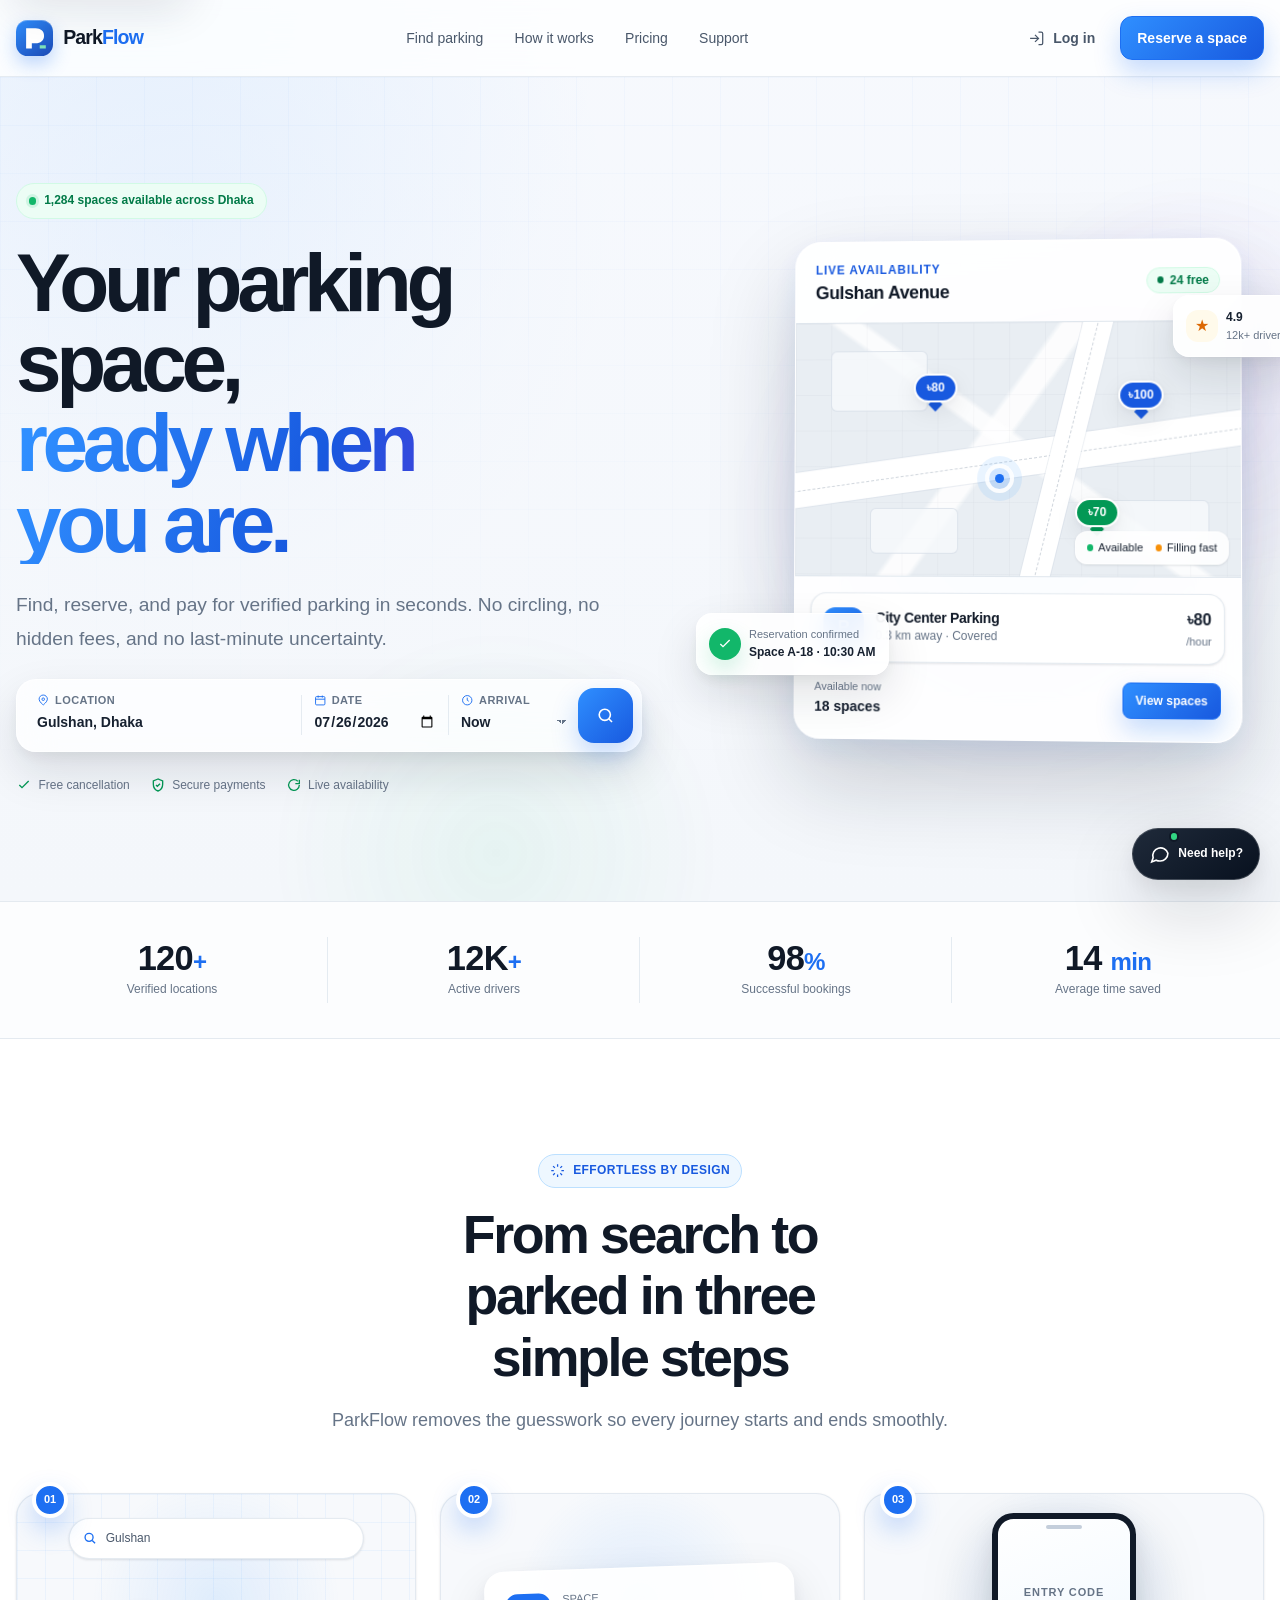
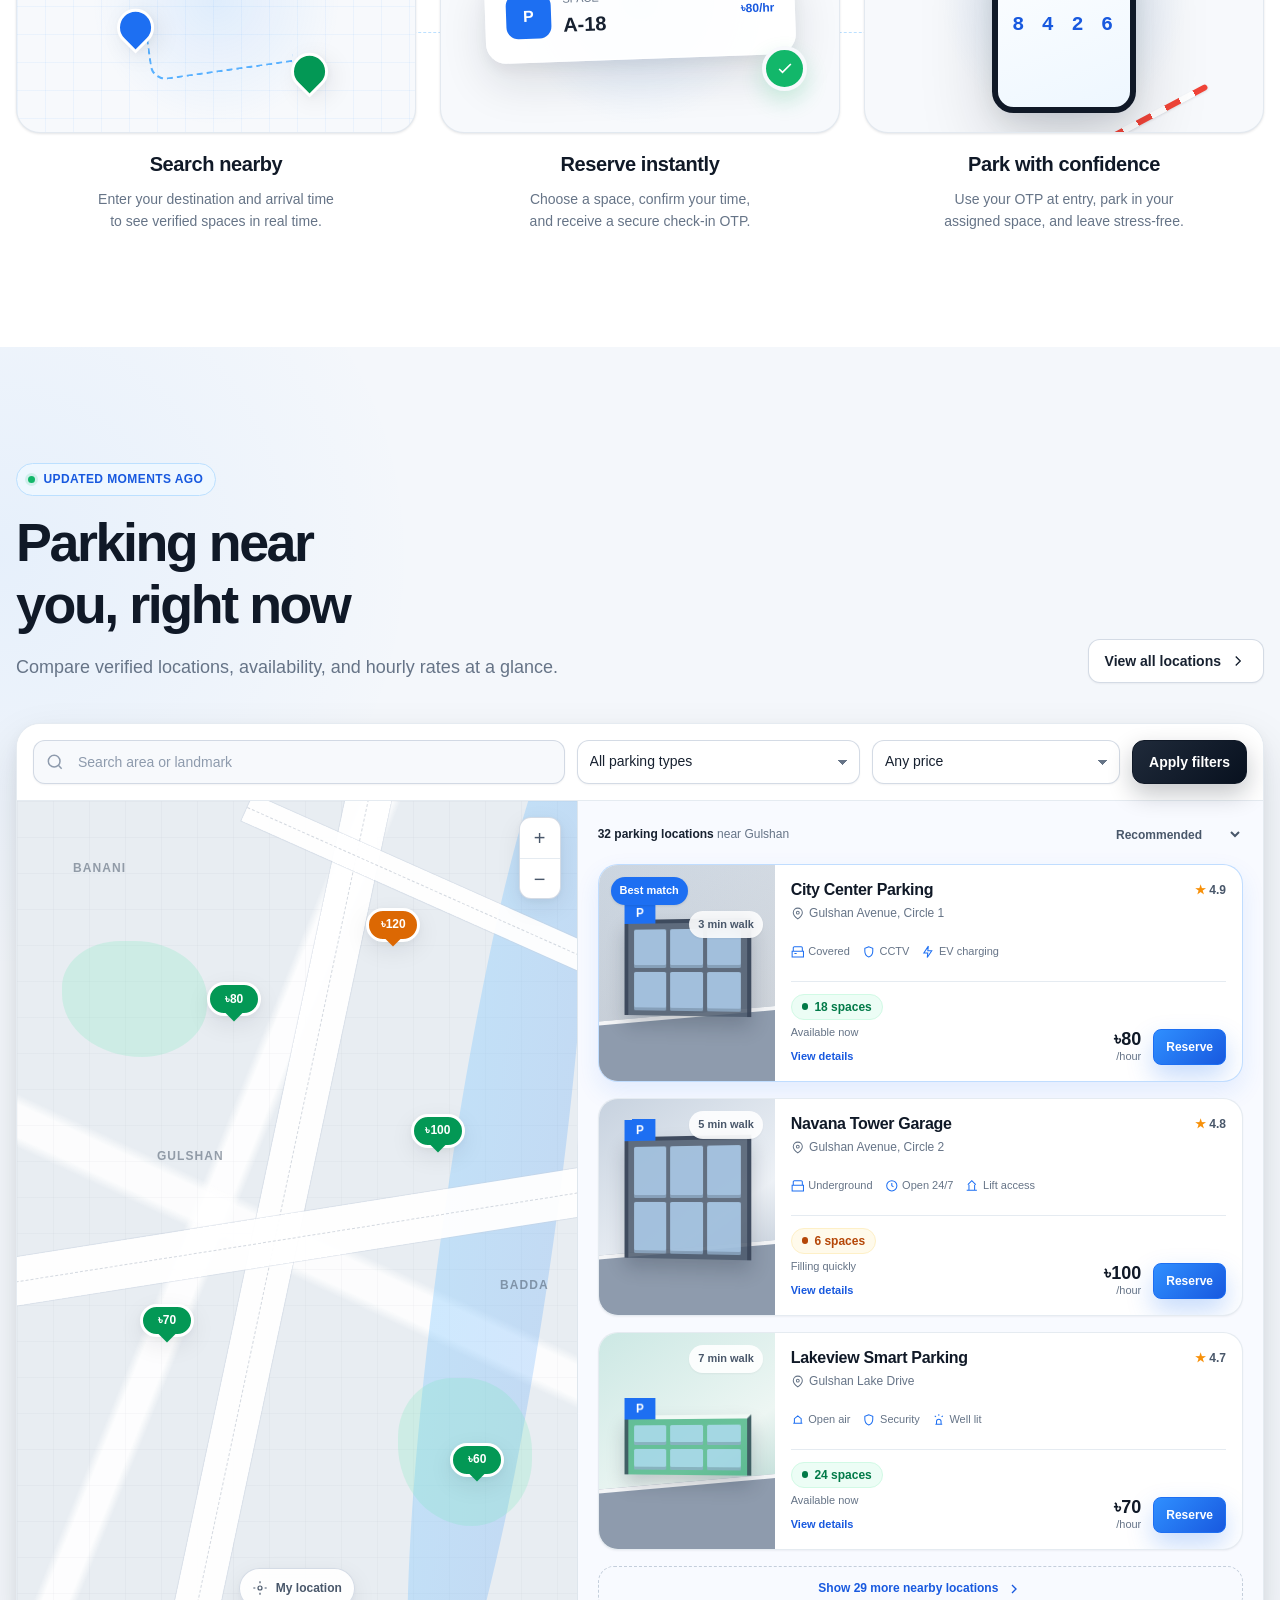
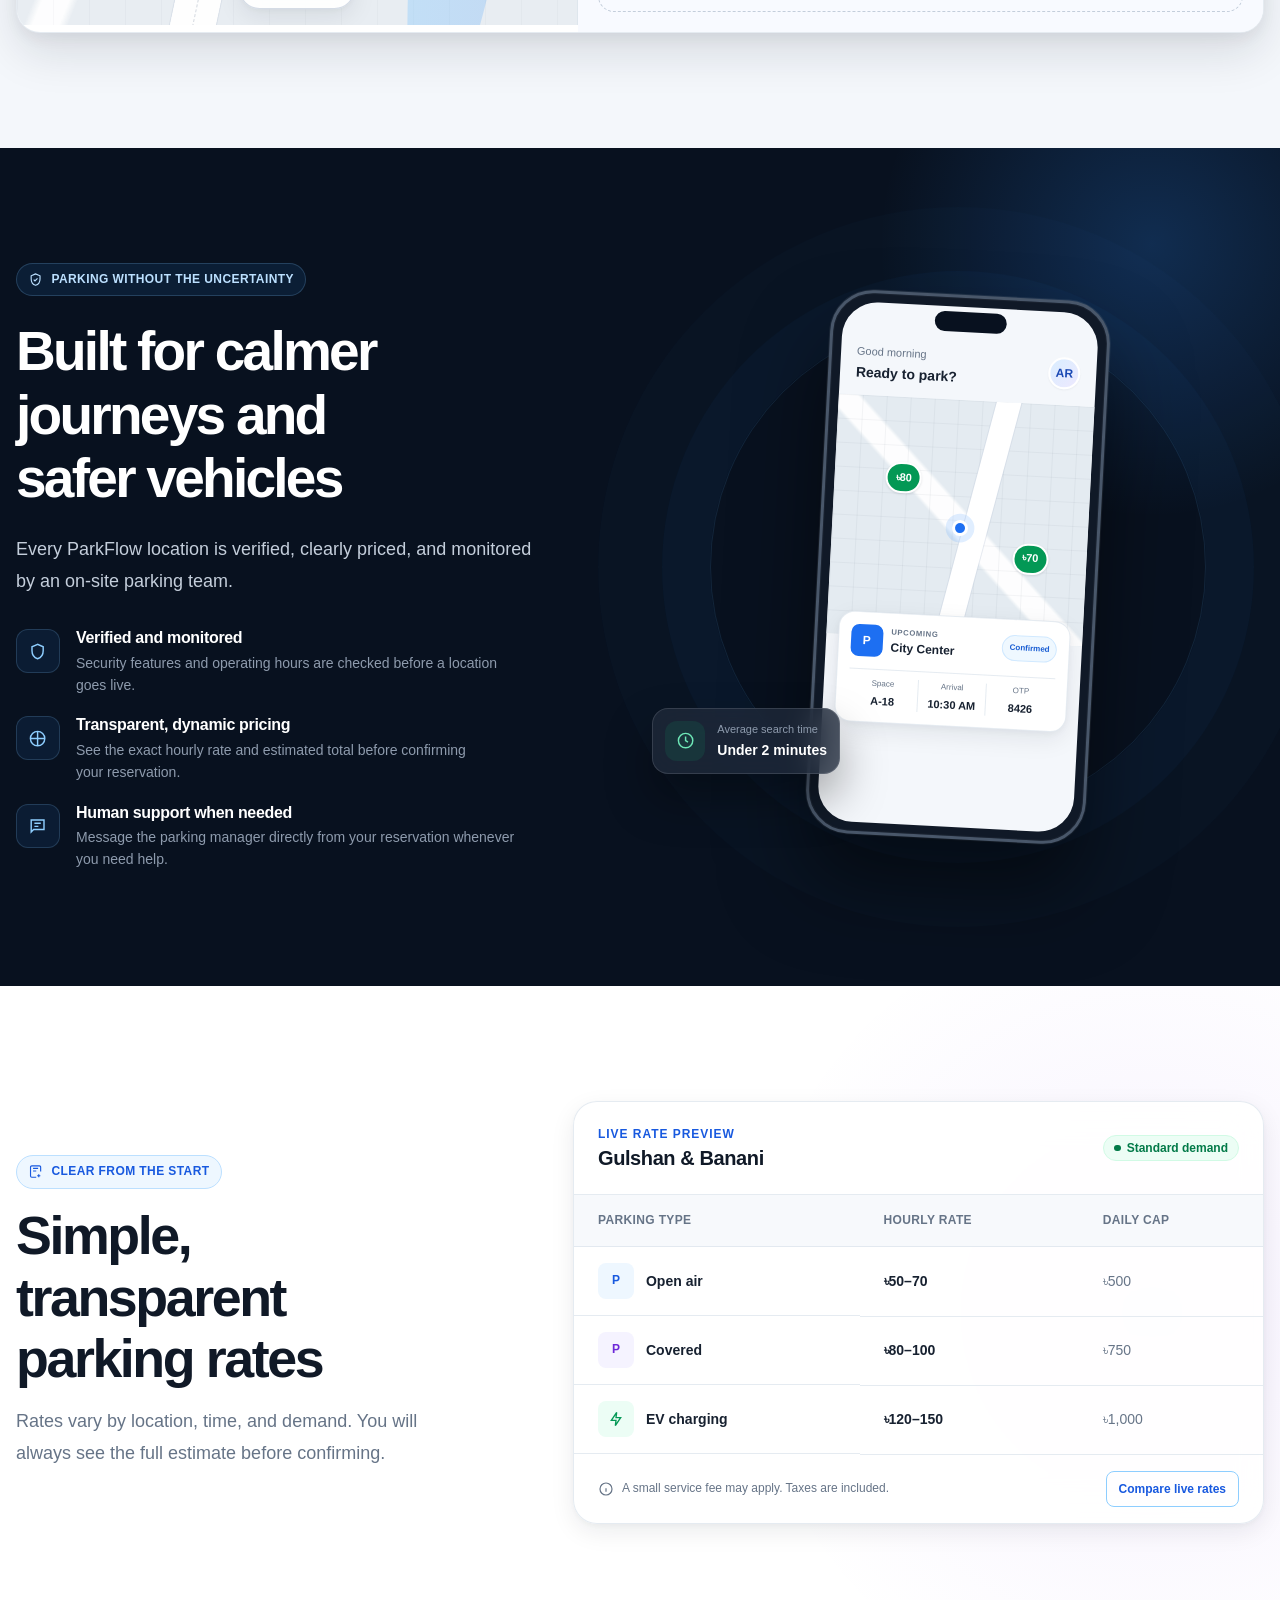
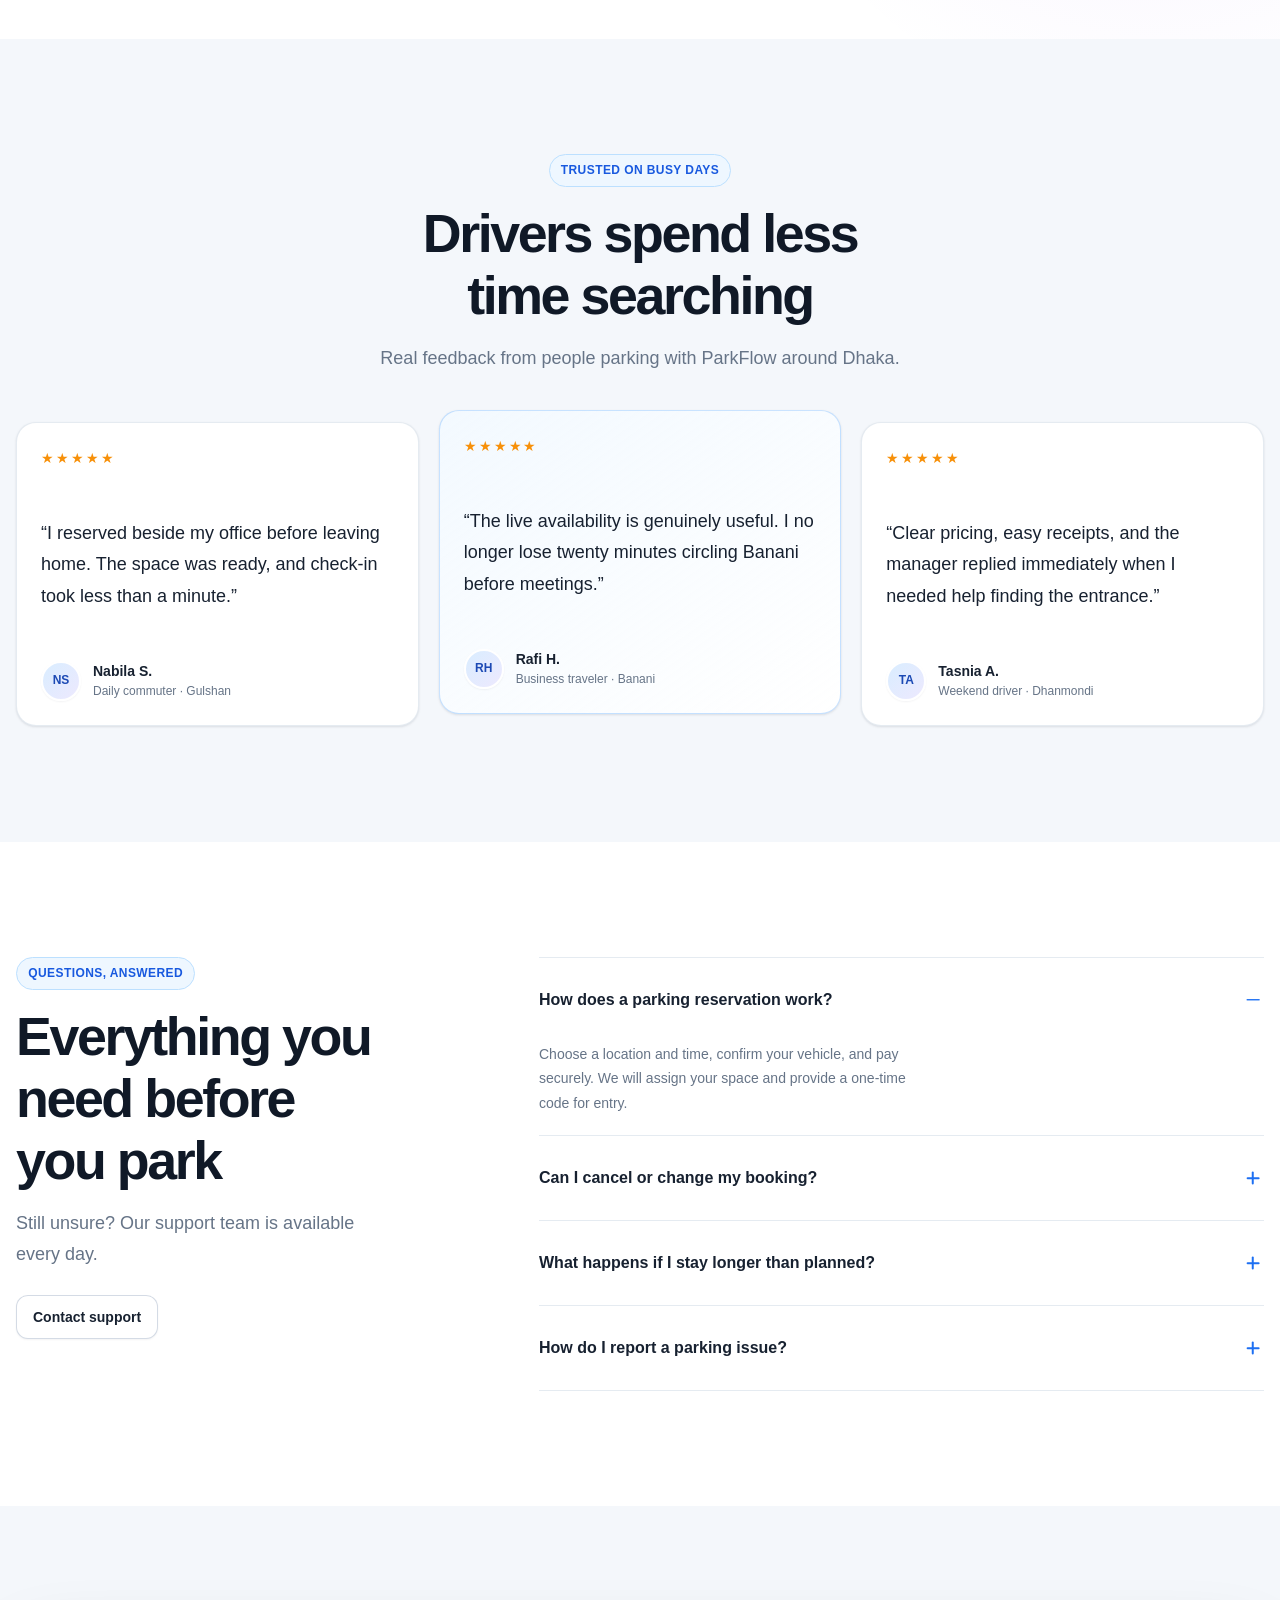
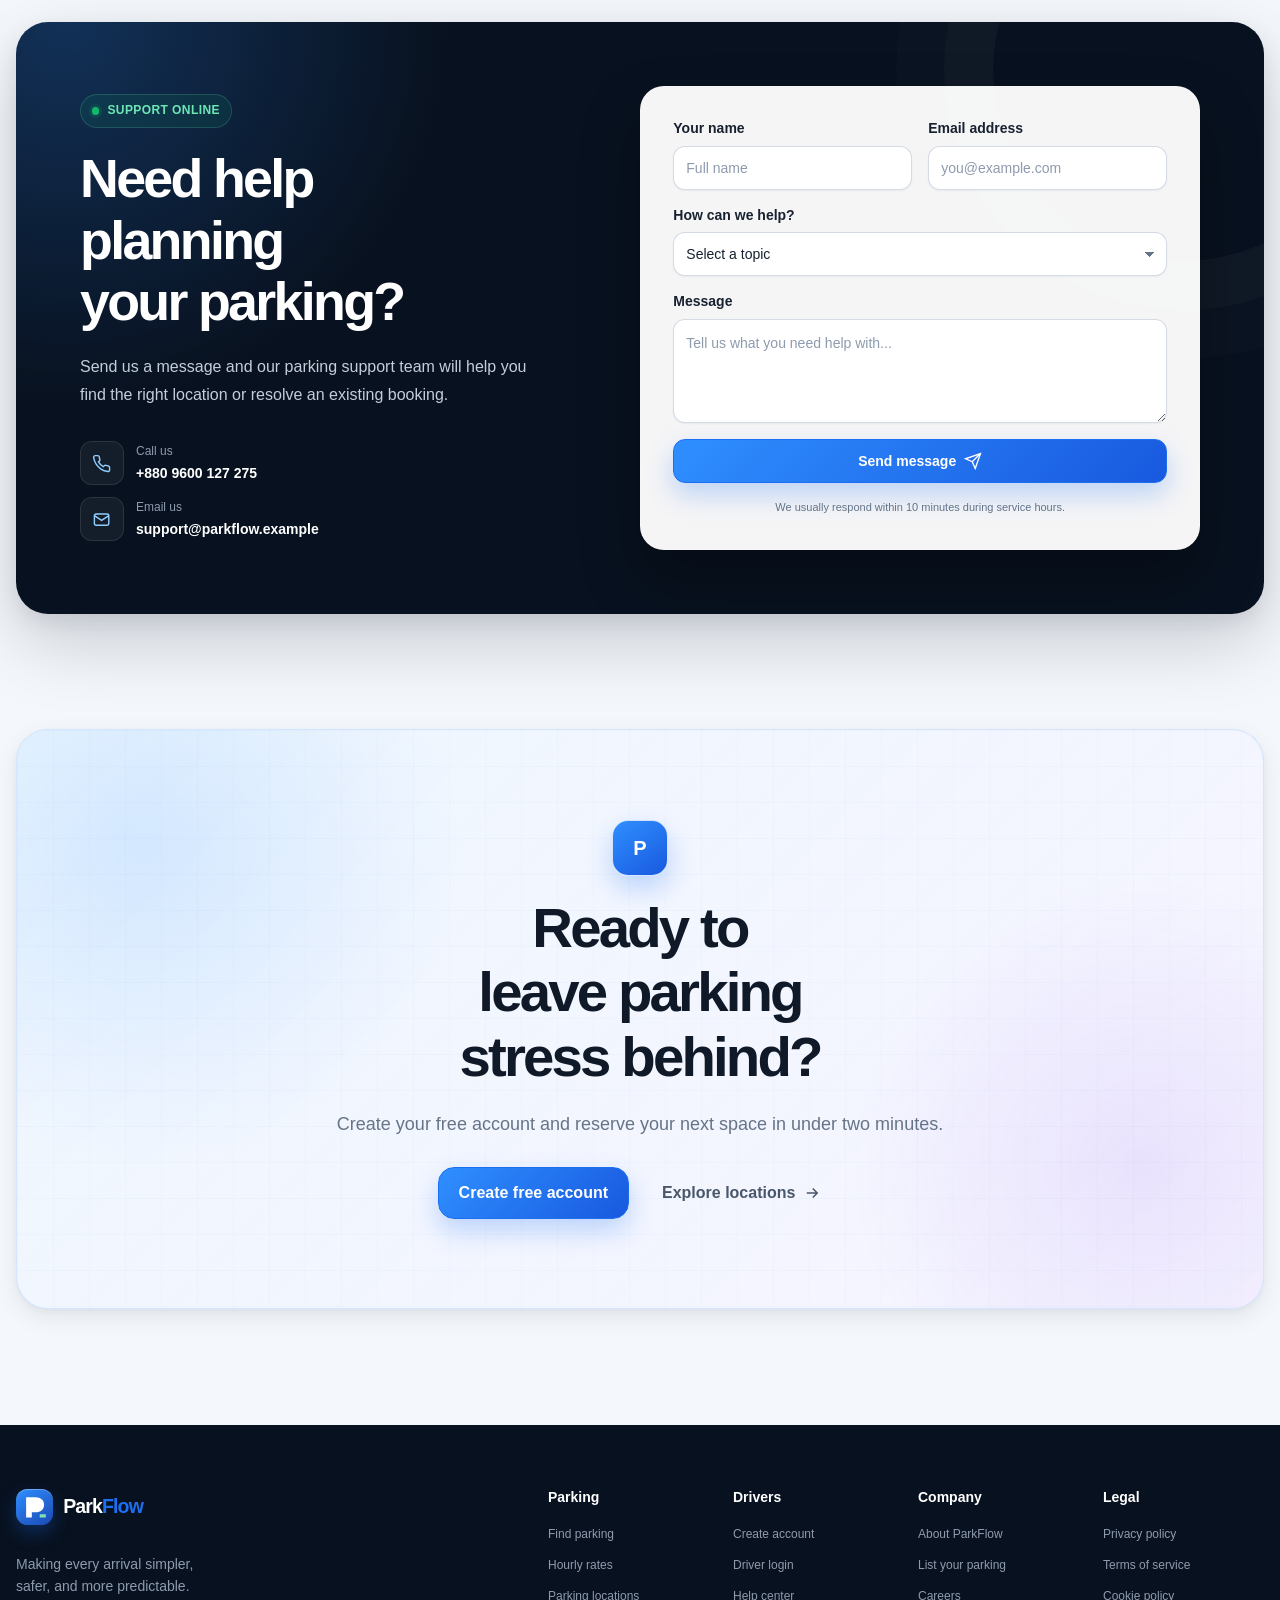
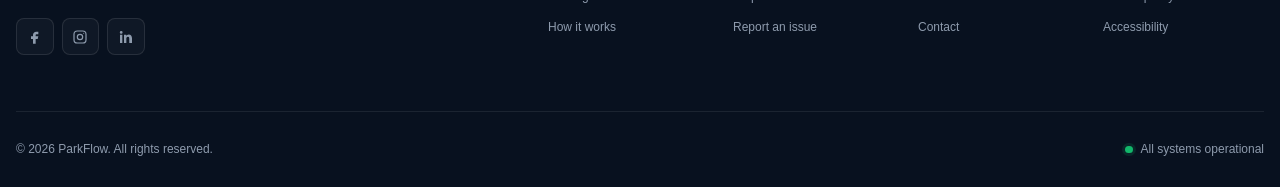
<file: index.html>
<!doctype html>
<html lang="en">
  <head>
    <meta charset="utf-8" />
    <meta name="viewport" content="width=device-width, initial-scale=1" />
    <meta
      name="description"
      content="Find and reserve verified parking spaces in Dhaka with live availability, transparent pricing, secure access, and digital receipts."
    />
    <meta name="theme-color" content="#101927" />
    <title>ParkFlow — Smarter Parking Starts Here</title>
    <link rel="stylesheet" href="style.css" />
    <link rel="stylesheet" href="guest.css?v=2" />
  </head>

  <body>
    <a class="skip-link" href="#main-content">Skip to main content</a>

    <header class="site-header">
      <div class="container site-header__inner">
        <a class="brand" href="#home" aria-label="ParkFlow home">
          <span class="brand__mark" aria-hidden="true">
            <svg viewBox="0 0 40 40" role="img">
              <path
                d="M11 31V9h10.2c5.6 0 9.3 3.1 9.3 8.1 0 5.1-3.7 8.3-9.3 8.3h-4V31H11Z"
              ></path>
              <path
                d="M17.2 14.3v5.8h3.6c2.3 0 3.7-1 3.7-2.9s-1.4-2.9-3.7-2.9h-3.6Z"
              ></path>
              <path
                class="brand__mark-accent"
                d="M25.8 27.5h6.6v3.6h-6.6z"
              ></path>
            </svg>
          </span>
          <span class="brand__name">Park<span>Flow</span></span>
        </a>

        <nav class="desktop-nav" aria-label="Primary navigation">
          <a class="desktop-nav__link" href="#locations">Find parking</a>
          <a class="desktop-nav__link" href="#how-it-works">How it works</a>
          <a class="desktop-nav__link" href="#pricing">Pricing</a>
          <a class="desktop-nav__link" href="#support">Support</a>
        </nav>

        <div class="site-header__actions">
          <a class="btn btn--ghost header-login" href="login.html">
            <svg
              viewBox="0 0 24 24"
              fill="none"
              stroke="currentColor"
              stroke-width="1.8"
              aria-hidden="true"
            >
              <path d="M15 3h4a2 2 0 0 1 2 2v14a2 2 0 0 1-2 2h-4"></path>
              <path d="m10 17 5-5-5-5M15 12H3"></path>
            </svg>
            Log in
          </a>
          <a class="btn btn--primary header-cta" href="#find-parking"
            >Reserve a space</a
          >

          <details class="mobile-menu">
            <summary class="mobile-menu__trigger" aria-label="Open navigation">
              <svg
                viewBox="0 0 24 24"
                fill="none"
                stroke="currentColor"
                stroke-width="2"
                aria-hidden="true"
              >
                <path d="M4 7h16M4 12h16M4 17h16"></path>
              </svg>
            </summary>
            <nav class="mobile-menu__panel" aria-label="Mobile navigation">
              <a href="#locations">Find parking</a>
              <a href="#how-it-works">How it works</a>
              <a href="#pricing">Pricing</a>
              <a href="#support">Support</a>
              <span class="mobile-menu__divider"></span>
              <a href="login.html">Log in</a>
              <a class="mobile-menu__primary" href="#find-parking"
                >Reserve a space</a
              >
            </nav>
          </details>
        </div>
      </div>
    </header>

    <main id="main-content">
      <section class="hero" id="home">
        <div class="hero__orb hero__orb--one" aria-hidden="true"></div>
        <div class="hero__orb hero__orb--two" aria-hidden="true"></div>

        <div class="container hero__grid">
          <div class="hero__content">
            <div class="hero__eyebrow">
              <span class="live-dot" aria-hidden="true"></span>
              <span>1,284 spaces available across Dhaka</span>
            </div>

            <h1 class="hero__title">
              Your parking space,
              <span class="gradient-text">ready when you are.</span>
            </h1>

            <p class="hero__description">
              Find, reserve, and pay for verified parking in seconds. No
              circling, no hidden fees, and no last-minute uncertainty.
            </p>

            <form
              class="parking-search glass-panel"
              id="find-parking"
              action="#locations"
              method="get"
            >
              <div
                class="parking-search__field parking-search__field--location"
              >
                <label for="search-location">
                  <svg
                    viewBox="0 0 24 24"
                    fill="none"
                    stroke="currentColor"
                    stroke-width="1.8"
                    aria-hidden="true"
                  >
                    <path
                      d="M20 10c0 5-8 11-8 11S4 15 4 10a8 8 0 1 1 16 0Z"
                    ></path>
                    <circle cx="12" cy="10" r="2.5"></circle>
                  </svg>
                  Location
                </label>
                <input
                  id="search-location"
                  name="location"
                  type="search"
                  value="Gulshan, Dhaka"
                  autocomplete="street-address"
                  aria-label="Parking location"
                />
              </div>

              <div class="parking-search__divider" aria-hidden="true"></div>

              <div class="parking-search__field">
                <label for="search-date">
                  <svg
                    viewBox="0 0 24 24"
                    fill="none"
                    stroke="currentColor"
                    stroke-width="1.8"
                    aria-hidden="true"
                  >
                    <rect x="3" y="5" width="18" height="16" rx="2"></rect>
                    <path d="M16 3v4M8 3v4M3 10h18"></path>
                  </svg>
                  Date
                </label>
                <input
                  id="search-date"
                  name="date"
                  type="date"
                  value="2026-07-26"
                />
              </div>

              <div class="parking-search__divider" aria-hidden="true"></div>

              <div class="parking-search__field">
                <label for="search-time">
                  <svg
                    viewBox="0 0 24 24"
                    fill="none"
                    stroke="currentColor"
                    stroke-width="1.8"
                    aria-hidden="true"
                  >
                    <circle cx="12" cy="12" r="9"></circle>
                    <path d="M12 7v5l3 2"></path>
                  </svg>
                  Arrival
                </label>
                <select id="search-time" name="time" aria-label="Arrival time">
                  <option>Now</option>
                  <option>11:00 AM</option>
                  <option>11:30 AM</option>
                  <option>12:00 PM</option>
                </select>
              </div>

              <button
                class="parking-search__button"
                type="submit"
                aria-label="Search available parking"
              >
                <svg
                  viewBox="0 0 24 24"
                  fill="none"
                  stroke="currentColor"
                  stroke-width="2"
                  aria-hidden="true"
                >
                  <circle cx="11" cy="11" r="7"></circle>
                  <path d="m20 20-4-4"></path>
                </svg>
                <span>Find parking</span>
              </button>
            </form>

            <div class="hero__trust" aria-label="ParkFlow service benefits">
              <div class="hero__trust-item">
                <svg
                  viewBox="0 0 24 24"
                  fill="none"
                  stroke="currentColor"
                  stroke-width="2"
                  aria-hidden="true"
                >
                  <path d="m5 12 4 4L19 6"></path>
                </svg>
                Free cancellation
              </div>
              <div class="hero__trust-item">
                <svg
                  viewBox="0 0 24 24"
                  fill="none"
                  stroke="currentColor"
                  stroke-width="2"
                  aria-hidden="true"
                >
                  <path
                    d="M12 3 5 6v5c0 4.6 2.8 8.7 7 10 4.2-1.3 7-5.4 7-10V6l-7-3Z"
                  ></path>
                  <path d="m9 12 2 2 4-4"></path>
                </svg>
                Secure payments
              </div>
              <div class="hero__trust-item">
                <svg
                  viewBox="0 0 24 24"
                  fill="none"
                  stroke="currentColor"
                  stroke-width="2"
                  aria-hidden="true"
                >
                  <path d="M20 12a8 8 0 1 1-2.3-5.7"></path>
                  <path d="M20 4v6h-6"></path>
                </svg>
                Live availability
              </div>
            </div>
          </div>

          <aside
            class="live-preview"
            aria-label="Live parking availability preview"
          >
            <div class="live-preview__glow" aria-hidden="true"></div>
            <div class="live-preview__window">
              <header class="live-preview__header">
                <div>
                  <span class="eyebrow">Live availability</span>
                  <h2>Gulshan Avenue</h2>
                </div>
                <span class="badge badge--free badge--dot badge--live"
                  >24 free</span
                >
              </header>

              <div
                class="mini-map"
                aria-label="Map preview showing nearby parking locations"
              >
                <span
                  class="mini-map__road mini-map__road--horizontal"
                  aria-hidden="true"
                ></span>
                <span
                  class="mini-map__road mini-map__road--vertical"
                  aria-hidden="true"
                ></span>
                <span
                  class="mini-map__block mini-map__block--one"
                  aria-hidden="true"
                ></span>
                <span
                  class="mini-map__block mini-map__block--two"
                  aria-hidden="true"
                ></span>
                <span
                  class="mini-map__block mini-map__block--three"
                  aria-hidden="true"
                ></span>

                <span class="map-pin map-pin--one">
                  <span class="map-pin__price">৳80</span>
                </span>
                <span class="map-pin map-pin--two">
                  <span class="map-pin__price">৳100</span>
                </span>
                <span class="map-pin map-pin--three map-pin--active">
                  <span class="map-pin__price">৳70</span>
                </span>

                <span class="user-location" aria-label="Your location">
                  <span></span>
                </span>

                <div class="map-legend">
                  <span><i class="map-legend__free"></i>Available</span>
                  <span><i class="map-legend__busy"></i>Filling fast</span>
                </div>
              </div>

              <article class="preview-space">
                <div class="preview-space__icon" aria-hidden="true">P</div>
                <div class="preview-space__info">
                  <h3>City Center Parking</h3>
                  <p>0.3 km away · Covered</p>
                </div>
                <div class="preview-space__price">
                  <strong>৳80</strong>
                  <span>/hour</span>
                </div>
              </article>

              <footer class="live-preview__footer">
                <div>
                  <span>Available now</span>
                  <strong>18 spaces</strong>
                </div>
                <a class="btn btn--primary btn--sm" href="#locations"
                  >View spaces</a
                >
              </footer>
            </div>

            <div
              class="floating-card floating-card--reservation"
              aria-label="Reservation confirmed notification"
            >
              <span class="floating-card__icon">
                <svg
                  viewBox="0 0 24 24"
                  fill="none"
                  stroke="currentColor"
                  stroke-width="2"
                  aria-hidden="true"
                >
                  <path d="m5 12 4 4L19 6"></path>
                </svg>
              </span>
              <span>
                <small>Reservation confirmed</small>
                <strong>Space A-18 · 10:30 AM</strong>
              </span>
            </div>

            <div
              class="floating-card floating-card--rating"
              aria-label="Customer rating 4.9 out of 5"
            >
              <span class="floating-card__star" aria-hidden="true">★</span>
              <span>
                <strong>4.9</strong>
                <small>12k+ drivers</small>
              </span>
            </div>
          </aside>
        </div>
      </section>

      <section class="trust-strip" aria-labelledby="trust-heading">
        <div class="container">
          <h2 class="sr-only" id="trust-heading">ParkFlow at a glance</h2>
          <dl class="trust-stats">
            <div class="trust-stat">
              <dt>Verified locations</dt>
              <dd>120<span>+</span></dd>
            </div>
            <div class="trust-stat">
              <dt>Active drivers</dt>
              <dd>12K<span>+</span></dd>
            </div>
            <div class="trust-stat">
              <dt>Successful bookings</dt>
              <dd>98<span>%</span></dd>
            </div>
            <div class="trust-stat">
              <dt>Average time saved</dt>
              <dd>14 <span>min</span></dd>
            </div>
          </dl>
        </div>
      </section>

      <section class="section section--how" id="how-it-works">
        <div class="container">
          <header class="section-heading section-heading--center">
            <span class="section-heading__tag">
              <svg
                viewBox="0 0 24 24"
                fill="none"
                stroke="currentColor"
                stroke-width="2"
                aria-hidden="true"
              >
                <path
                  d="M12 2v4M12 18v4M4.9 4.9l2.8 2.8M16.3 16.3l2.8 2.8M2 12h4M18 12h4M4.9 19.1l2.8-2.8M16.3 7.7l2.8-2.8"
                ></path>
              </svg>
              Effortless by design
            </span>
            <h2>From search to parked in three simple steps</h2>
            <p>
              ParkFlow removes the guesswork so every journey starts and ends
              smoothly.
            </p>
          </header>

          <ol class="steps-list">
            <li class="step-card">
              <div class="step-card__number">01</div>
              <div
                class="step-card__visual step-card__visual--search"
                aria-hidden="true"
              >
                <span class="visual-search">
                  <svg
                    viewBox="0 0 24 24"
                    fill="none"
                    stroke="currentColor"
                    stroke-width="2"
                  >
                    <circle cx="11" cy="11" r="6"></circle>
                    <path d="m20 20-4.3-4.3"></path>
                  </svg>
                  Gulshan
                </span>
                <span class="visual-pin visual-pin--a">P</span>
                <span class="visual-pin visual-pin--b">P</span>
                <span class="visual-route"></span>
              </div>
              <h3>Search nearby</h3>
              <p>
                Enter your destination and arrival time to see verified spaces
                in real time.
              </p>
            </li>

            <li class="step-card">
              <div class="step-card__number">02</div>
              <div
                class="step-card__visual step-card__visual--reserve"
                aria-hidden="true"
              >
                <span class="visual-ticket">
                  <i>P</i>
                  <span>
                    <small>SPACE</small>
                    <strong>A-18</strong>
                  </span>
                  <em>৳80/hr</em>
                </span>
                <span class="visual-check">
                  <svg
                    viewBox="0 0 24 24"
                    fill="none"
                    stroke="currentColor"
                    stroke-width="2"
                  >
                    <path d="m5 12 4 4L19 6"></path>
                  </svg>
                </span>
              </div>
              <h3>Reserve instantly</h3>
              <p>
                Choose a space, confirm your time, and receive a secure check-in
                OTP.
              </p>
            </li>

            <li class="step-card">
              <div class="step-card__number">03</div>
              <div
                class="step-card__visual step-card__visual--park"
                aria-hidden="true"
              >
                <span class="visual-phone">
                  <i></i>
                  <small>ENTRY CODE</small>
                  <strong>8 4 2 6</strong>
                </span>
                <span class="visual-gate"></span>
              </div>
              <h3>Park with confidence</h3>
              <p>
                Use your OTP at entry, park in your assigned space, and leave
                stress-free.
              </p>
            </li>
          </ol>
        </div>
      </section>

      <section class="section section--locations" id="locations">
        <div class="container">
          <header class="section-heading section-heading--split">
            <div>
              <span class="section-heading__tag">
                <span class="live-dot" aria-hidden="true"></span>
                Updated moments ago
              </span>
              <h2>Parking near you, right now</h2>
              <p>
                Compare verified locations, availability, and hourly rates at a
                glance.
              </p>
            </div>
            <a class="btn btn--secondary" href="#all-locations">
              View all locations
              <svg
                viewBox="0 0 24 24"
                fill="none"
                stroke="currentColor"
                stroke-width="1.8"
                aria-hidden="true"
              >
                <path d="m9 18 6-6-6-6"></path>
              </svg>
            </a>
          </header>

          <div class="location-browser">
            <form
              class="location-filters"
              action="#location-results"
              method="get"
              aria-label="Filter parking locations"
            >
              <div class="input-group search-input location-filters__search">
                <span class="input-group__icon">
                  <svg
                    viewBox="0 0 24 24"
                    fill="none"
                    stroke="currentColor"
                    stroke-width="1.8"
                    aria-hidden="true"
                  >
                    <circle cx="11" cy="11" r="7"></circle>
                    <path d="m20 20-4-4"></path>
                  </svg>
                </span>
                <label class="sr-only" for="location-filter-search"
                  >Search area or landmark</label
                >
                <input
                  class="input"
                  id="location-filter-search"
                  name="query"
                  type="search"
                  placeholder="Search area or landmark"
                />
              </div>

              <label class="location-filter">
                <span class="sr-only">Parking type</span>
                <select class="select" name="type">
                  <option>All parking types</option>
                  <option>Covered</option>
                  <option>Open air</option>
                  <option>Underground</option>
                </select>
              </label>

              <label class="location-filter">
                <span class="sr-only">Maximum hourly price</span>
                <select class="select" name="price">
                  <option>Any price</option>
                  <option>Under ৳60/hour</option>
                  <option>Under ৳100/hour</option>
                  <option>Under ৳150/hour</option>
                </select>
              </label>

              <button class="btn btn--dark" type="submit">Apply filters</button>
            </form>

            <div class="location-layout" id="location-results">
              <figure class="public-map">
                <figcaption class="sr-only">
                  Public map of available parking locations around Gulshan,
                  Dhaka
                </figcaption>
                <span
                  class="public-map__road public-map__road--a"
                  aria-hidden="true"
                ></span>
                <span
                  class="public-map__road public-map__road--b"
                  aria-hidden="true"
                ></span>
                <span
                  class="public-map__road public-map__road--c"
                  aria-hidden="true"
                ></span>
                <span class="public-map__water" aria-hidden="true"></span>
                <span
                  class="public-map__park public-map__park--a"
                  aria-hidden="true"
                ></span>
                <span
                  class="public-map__park public-map__park--b"
                  aria-hidden="true"
                ></span>

                <button
                  class="public-map__pin public-map__pin--a"
                  type="button"
                  aria-label="City Center Parking, 80 taka per hour"
                >
                  <span>৳80</span>
                </button>
                <button
                  class="public-map__pin public-map__pin--b"
                  type="button"
                  aria-label="Navana Tower Parking, 100 taka per hour"
                >
                  <span>৳100</span>
                </button>
                <button
                  class="public-map__pin public-map__pin--c"
                  type="button"
                  aria-label="Lakeview Garage, 70 taka per hour"
                >
                  <span>৳70</span>
                </button>
                <button
                  class="public-map__pin public-map__pin--d public-map__pin--busy"
                  type="button"
                  aria-label="Banani Plaza, 120 taka per hour, filling fast"
                >
                  <span>৳120</span>
                </button>
                <button
                  class="public-map__pin public-map__pin--e"
                  type="button"
                  aria-label="Police Plaza Parking, 60 taka per hour"
                >
                  <span>৳60</span>
                </button>

                <span class="public-map__area public-map__area--gulshan"
                  >Gulshan</span
                >
                <span class="public-map__area public-map__area--banani"
                  >Banani</span
                >
                <span class="public-map__area public-map__area--badda"
                  >Badda</span
                >

                <div class="public-map__controls" aria-label="Map controls">
                  <button type="button" aria-label="Zoom in">+</button>
                  <button type="button" aria-label="Zoom out">−</button>
                </div>

                <button class="public-map__locate" type="button">
                  <svg
                    viewBox="0 0 24 24"
                    fill="none"
                    stroke="currentColor"
                    stroke-width="1.8"
                    aria-hidden="true"
                  >
                    <circle cx="12" cy="12" r="3"></circle>
                    <path d="M12 2v3M12 19v3M2 12h3M19 12h3"></path>
                  </svg>
                  My location
                </button>
              </figure>

              <div class="location-results" id="all-locations">
                <div class="location-results__meta">
                  <p><strong>32 parking locations</strong> near Gulshan</p>
                  <label>
                    <span class="sr-only">Sort parking locations</span>
                    <select name="sort">
                      <option>Recommended</option>
                      <option>Lowest price</option>
                      <option>Nearest first</option>
                      <option>Most available</option>
                    </select>
                  </label>
                </div>

                <article
                  class="location-card location-card--featured"
                  data-location-type="covered"
                  data-rate="80"
                  data-availability="18"
                  data-distance="3"
                >
                  <div
                    class="location-card__visual location-card__visual--city"
                  >
                    <span class="location-card__featured">Best match</span>
                    <span class="location-card__distance">3 min walk</span>
                    <span class="garage-art" aria-hidden="true">
                      <i>P</i>
                      <b></b><b></b><b></b><b></b><b></b><b></b>
                    </span>
                  </div>
                  <div class="location-card__body">
                    <header class="location-card__header">
                      <div>
                        <h3>City Center Parking</h3>
                        <p>
                          <svg
                            viewBox="0 0 24 24"
                            fill="none"
                            stroke="currentColor"
                            stroke-width="1.8"
                            aria-hidden="true"
                          >
                            <path
                              d="M20 10c0 5-8 11-8 11S4 15 4 10a8 8 0 1 1 16 0Z"
                            ></path>
                            <circle cx="12" cy="10" r="2.5"></circle>
                          </svg>
                          Gulshan Avenue, Circle 1
                        </p>
                      </div>
                      <span class="location-card__rating">
                        <span aria-hidden="true">★</span> 4.9
                      </span>
                    </header>
                    <ul class="location-card__features" role="list">
                      <li>
                        <svg
                          viewBox="0 0 24 24"
                          fill="none"
                          stroke="currentColor"
                          stroke-width="1.8"
                          aria-hidden="true"
                        >
                          <path
                            d="M4 11V5a2 2 0 0 1 2-2h12a2 2 0 0 1 2 2v6M2 11h20v10H2zM6 15h4"
                          ></path>
                        </svg>
                        Covered
                      </li>
                      <li>
                        <svg
                          viewBox="0 0 24 24"
                          fill="none"
                          stroke="currentColor"
                          stroke-width="1.8"
                          aria-hidden="true"
                        >
                          <path
                            d="M12 3 5 6v5c0 4.6 2.8 8.7 7 10 4.2-1.3 7-5.4 7-10V6l-7-3Z"
                          ></path>
                        </svg>
                        CCTV
                      </li>
                      <li>
                        <svg
                          viewBox="0 0 24 24"
                          fill="none"
                          stroke="currentColor"
                          stroke-width="1.8"
                          aria-hidden="true"
                        >
                          <path d="M13 2 5 14h7l-1 8 8-12h-7l1-8Z"></path>
                        </svg>
                        EV charging
                      </li>
                    </ul>
                    <footer class="location-card__footer">
                      <div class="location-card__availability">
                        <span class="badge badge--free badge--dot"
                          >18 spaces</span
                        >
                        <small>Available now</small>
                        <button
                          class="location-card__details guest-location-details-trigger"
                          type="button"
                        >
                          View details
                        </button>
                      </div>
                      <div class="location-card__booking">
                        <p><strong>৳80</strong><span>/hour</span></p>
                        <a class="btn btn--primary btn--sm" href="login.html"
                          >Reserve</a
                        >
                      </div>
                    </footer>
                  </div>
                </article>

                <article
                  class="location-card"
                  data-location-type="underground"
                  data-rate="100"
                  data-availability="6"
                  data-distance="5"
                >
                  <div
                    class="location-card__visual location-card__visual--navana"
                  >
                    <span class="location-card__distance">5 min walk</span>
                    <span
                      class="garage-art garage-art--tower"
                      aria-hidden="true"
                    >
                      <i>P</i>
                      <b></b><b></b><b></b><b></b><b></b><b></b>
                    </span>
                  </div>
                  <div class="location-card__body">
                    <header class="location-card__header">
                      <div>
                        <h3>Navana Tower Garage</h3>
                        <p>
                          <svg
                            viewBox="0 0 24 24"
                            fill="none"
                            stroke="currentColor"
                            stroke-width="1.8"
                            aria-hidden="true"
                          >
                            <path
                              d="M20 10c0 5-8 11-8 11S4 15 4 10a8 8 0 1 1 16 0Z"
                            ></path>
                            <circle cx="12" cy="10" r="2.5"></circle>
                          </svg>
                          Gulshan Avenue, Circle 2
                        </p>
                      </div>
                      <span class="location-card__rating">
                        <span aria-hidden="true">★</span> 4.8
                      </span>
                    </header>
                    <ul class="location-card__features" role="list">
                      <li>
                        <svg
                          viewBox="0 0 24 24"
                          fill="none"
                          stroke="currentColor"
                          stroke-width="1.8"
                          aria-hidden="true"
                        >
                          <path
                            d="M4 11V5a2 2 0 0 1 2-2h12a2 2 0 0 1 2 2v6M2 11h20v10H2z"
                          ></path>
                        </svg>
                        Underground
                      </li>
                      <li>
                        <svg
                          viewBox="0 0 24 24"
                          fill="none"
                          stroke="currentColor"
                          stroke-width="1.8"
                          aria-hidden="true"
                        >
                          <circle cx="12" cy="12" r="9"></circle>
                          <path d="M12 7v5l3 2"></path>
                        </svg>
                        Open 24/7
                      </li>
                      <li>
                        <svg
                          viewBox="0 0 24 24"
                          fill="none"
                          stroke="currentColor"
                          stroke-width="1.8"
                          aria-hidden="true"
                        >
                          <path
                            d="M7 20V10M17 20V10M3 20h18M5 10l7-7 7 7"
                          ></path>
                        </svg>
                        Lift access
                      </li>
                    </ul>
                    <footer class="location-card__footer">
                      <div class="location-card__availability">
                        <span class="badge badge--warning badge--dot"
                          >6 spaces</span
                        >
                        <small>Filling quickly</small>
                        <button
                          class="location-card__details guest-location-details-trigger"
                          type="button"
                        >
                          View details
                        </button>
                      </div>
                      <div class="location-card__booking">
                        <p><strong>৳100</strong><span>/hour</span></p>
                        <a class="btn btn--primary btn--sm" href="login.html"
                          >Reserve</a
                        >
                      </div>
                    </footer>
                  </div>
                </article>

                <article
                  class="location-card"
                  data-location-type="open-air"
                  data-rate="70"
                  data-availability="24"
                  data-distance="7"
                >
                  <div
                    class="location-card__visual location-card__visual--lake"
                  >
                    <span class="location-card__distance">7 min walk</span>
                    <span
                      class="garage-art garage-art--open"
                      aria-hidden="true"
                    >
                      <i>P</i>
                      <b></b><b></b><b></b><b></b><b></b><b></b>
                    </span>
                  </div>
                  <div class="location-card__body">
                    <header class="location-card__header">
                      <div>
                        <h3>Lakeview Smart Parking</h3>
                        <p>
                          <svg
                            viewBox="0 0 24 24"
                            fill="none"
                            stroke="currentColor"
                            stroke-width="1.8"
                            aria-hidden="true"
                          >
                            <path
                              d="M20 10c0 5-8 11-8 11S4 15 4 10a8 8 0 1 1 16 0Z"
                            ></path>
                            <circle cx="12" cy="10" r="2.5"></circle>
                          </svg>
                          Gulshan Lake Drive
                        </p>
                      </div>
                      <span class="location-card__rating">
                        <span aria-hidden="true">★</span> 4.7
                      </span>
                    </header>
                    <ul class="location-card__features" role="list">
                      <li>
                        <svg
                          viewBox="0 0 24 24"
                          fill="none"
                          stroke="currentColor"
                          stroke-width="1.8"
                          aria-hidden="true"
                        >
                          <path d="M4 18h16M6 18v-8l6-5 6 5v8"></path>
                        </svg>
                        Open air
                      </li>
                      <li>
                        <svg
                          viewBox="0 0 24 24"
                          fill="none"
                          stroke="currentColor"
                          stroke-width="1.8"
                          aria-hidden="true"
                        >
                          <path
                            d="M12 3 5 6v5c0 4.6 2.8 8.7 7 10 4.2-1.3 7-5.4 7-10V6l-7-3Z"
                          ></path>
                        </svg>
                        Security
                      </li>
                      <li>
                        <svg
                          viewBox="0 0 24 24"
                          fill="none"
                          stroke="currentColor"
                          stroke-width="1.8"
                          aria-hidden="true"
                        >
                          <path
                            d="M6 20h12M8 20v-5a4 4 0 0 1 8 0v5M12 2v3M4.9 4.9 7 7M19.1 4.9 17 7"
                          ></path>
                        </svg>
                        Well lit
                      </li>
                    </ul>
                    <footer class="location-card__footer">
                      <div class="location-card__availability">
                        <span class="badge badge--free badge--dot"
                          >24 spaces</span
                        >
                        <small>Available now</small>
                        <button
                          class="location-card__details guest-location-details-trigger"
                          type="button"
                        >
                          View details
                        </button>
                      </div>
                      <div class="location-card__booking">
                        <p><strong>৳70</strong><span>/hour</span></p>
                        <a class="btn btn--primary btn--sm" href="login.html"
                          >Reserve</a
                        >
                      </div>
                    </footer>
                  </div>
                </article>

                <a class="location-results__more" href="login.html">
                  Show 29 more nearby locations
                  <svg
                    viewBox="0 0 24 24"
                    fill="none"
                    stroke="currentColor"
                    stroke-width="2"
                    aria-hidden="true"
                  >
                    <path d="m9 18 6-6-6-6"></path>
                  </svg>
                </a>
              </div>
            </div>
          </div>
        </div>
      </section>

      <section class="section section--benefits">
        <div class="container benefits-grid">
          <div class="benefits-copy">
            <span class="section-heading__tag">
              <svg
                viewBox="0 0 24 24"
                fill="none"
                stroke="currentColor"
                stroke-width="1.8"
                aria-hidden="true"
              >
                <path
                  d="M12 3 5 6v5c0 4.6 2.8 8.7 7 10 4.2-1.3 7-5.4 7-10V6l-7-3Z"
                ></path>
                <path d="m9 12 2 2 4-4"></path>
              </svg>
              Parking without the uncertainty
            </span>
            <h2>Built for calmer journeys and safer vehicles</h2>
            <p>
              Every ParkFlow location is verified, clearly priced, and monitored
              by an on-site parking team.
            </p>

            <ul class="benefit-list" role="list">
              <li>
                <span>
                  <svg
                    viewBox="0 0 24 24"
                    fill="none"
                    stroke="currentColor"
                    stroke-width="1.8"
                    aria-hidden="true"
                  >
                    <path
                      d="M12 3 5 6v5c0 4.6 2.8 8.7 7 10 4.2-1.3 7-5.4 7-10V6l-7-3Z"
                    ></path>
                  </svg>
                </span>
                <div>
                  <h3>Verified and monitored</h3>
                  <p>
                    Security features and operating hours are checked before a
                    location goes live.
                  </p>
                </div>
              </li>
              <li>
                <span>
                  <svg
                    viewBox="0 0 24 24"
                    fill="none"
                    stroke="currentColor"
                    stroke-width="1.8"
                    aria-hidden="true"
                  >
                    <path d="M3 12h18M12 3v18"></path>
                    <circle cx="12" cy="12" r="9"></circle>
                  </svg>
                </span>
                <div>
                  <h3>Transparent, dynamic pricing</h3>
                  <p>
                    See the exact hourly rate and estimated total before
                    confirming your reservation.
                  </p>
                </div>
              </li>
              <li>
                <span>
                  <svg
                    viewBox="0 0 24 24"
                    fill="none"
                    stroke="currentColor"
                    stroke-width="1.8"
                    aria-hidden="true"
                  >
                    <path d="M4 5h16v12H7l-3 3V5Z"></path>
                    <path d="M8 9h8M8 13h5"></path>
                  </svg>
                </span>
                <div>
                  <h3>Human support when needed</h3>
                  <p>
                    Message the parking manager directly from your reservation
                    whenever you need help.
                  </p>
                </div>
              </li>
            </ul>
          </div>

          <div class="benefits-visual">
            <div
              class="phone-mockup"
              aria-label="ParkFlow mobile reservation preview"
            >
              <div class="phone-mockup__speaker" aria-hidden="true"></div>
              <div class="phone-mockup__screen">
                <header>
                  <span>
                    <small>Good morning</small>
                    <strong>Ready to park?</strong>
                  </span>
                  <span class="avatar">AR</span>
                </header>
                <div class="phone-map">
                  <span class="phone-map__road"></span>
                  <span class="phone-map__pin">৳80</span>
                  <span class="phone-map__pin phone-map__pin--two">৳70</span>
                  <span class="phone-map__user"></span>
                </div>
                <article class="phone-booking">
                  <div class="phone-booking__top">
                    <span class="phone-booking__p">P</span>
                    <span>
                      <small>UPCOMING</small>
                      <strong>City Center</strong>
                    </span>
                    <span class="badge badge--active">Confirmed</span>
                  </div>
                  <dl>
                    <div>
                      <dt>Space</dt>
                      <dd>A-18</dd>
                    </div>
                    <div>
                      <dt>Arrival</dt>
                      <dd>10:30 AM</dd>
                    </div>
                    <div>
                      <dt>OTP</dt>
                      <dd>8426</dd>
                    </div>
                  </dl>
                </article>
              </div>
            </div>

            <div class="benefits-visual__metric">
              <span class="benefits-visual__metric-icon">
                <svg
                  viewBox="0 0 24 24"
                  fill="none"
                  stroke="currentColor"
                  stroke-width="1.8"
                  aria-hidden="true"
                >
                  <circle cx="12" cy="12" r="9"></circle>
                  <path d="M12 7v5l3 2"></path>
                </svg>
              </span>
              <span>
                <small>Average search time</small>
                <strong>Under 2 minutes</strong>
              </span>
            </div>
          </div>
        </div>
      </section>

      <section class="section section--pricing" id="pricing">
        <div class="container pricing-layout">
          <header class="section-heading">
            <span class="section-heading__tag">
              <svg
                viewBox="0 0 24 24"
                fill="none"
                stroke="currentColor"
                stroke-width="1.8"
                aria-hidden="true"
              >
                <path
                  d="M20 12V5a2 2 0 0 0-2-2H6a2 2 0 0 0-2 2v14a2 2 0 0 0 2 2h7"
                ></path>
                <path d="M8 7h8M8 11h5M17 16v5M14.5 18.5h5"></path>
              </svg>
              Clear from the start
            </span>
            <h2>Simple, transparent parking rates</h2>
            <p>
              Rates vary by location, time, and demand. You will always see the
              full estimate before confirming.
            </p>
          </header>

          <div class="pricing-card glass-panel">
            <header class="pricing-card__header">
              <div>
                <span class="eyebrow">Live rate preview</span>
                <h3>Gulshan &amp; Banani</h3>
              </div>
              <span class="badge badge--success badge--dot"
                >Standard demand</span
              >
            </header>

            <div class="table-responsive">
              <table class="pricing-table">
                <caption class="sr-only">
                  Example parking rates for Gulshan and Banani
                </caption>
                <thead>
                  <tr>
                    <th scope="col">Parking type</th>
                    <th scope="col">Hourly rate</th>
                    <th scope="col">Daily cap</th>
                  </tr>
                </thead>
                <tbody>
                  <tr>
                    <th scope="row">
                      <span
                        class="pricing-table__icon pricing-table__icon--blue"
                        >P</span
                      >
                      Open air
                    </th>
                    <td><strong>৳50–70</strong></td>
                    <td>৳500</td>
                  </tr>
                  <tr>
                    <th scope="row">
                      <span
                        class="pricing-table__icon pricing-table__icon--violet"
                        >P</span
                      >
                      Covered
                    </th>
                    <td><strong>৳80–100</strong></td>
                    <td>৳750</td>
                  </tr>
                  <tr>
                    <th scope="row">
                      <span
                        class="pricing-table__icon pricing-table__icon--green"
                      >
                        <svg
                          viewBox="0 0 24 24"
                          fill="none"
                          stroke="currentColor"
                          stroke-width="2"
                          aria-hidden="true"
                        >
                          <path d="M13 2 5 14h7l-1 8 8-12h-7l1-8Z"></path>
                        </svg>
                      </span>
                      EV charging
                    </th>
                    <td><strong>৳120–150</strong></td>
                    <td>৳1,000</td>
                  </tr>
                </tbody>
              </table>
            </div>

            <footer class="pricing-card__footer">
              <p>
                <svg
                  viewBox="0 0 24 24"
                  fill="none"
                  stroke="currentColor"
                  stroke-width="1.8"
                  aria-hidden="true"
                >
                  <circle cx="12" cy="12" r="9"></circle>
                  <path d="M12 11v5M12 8h.01"></path>
                </svg>
                A small service fee may apply. Taxes are included.
              </p>
              <a class="btn btn--outline btn--sm" href="#locations"
                >Compare live rates</a
              >
            </footer>
          </div>
        </div>
      </section>

      <section class="section section--testimonials">
        <div class="container">
          <header class="section-heading section-heading--center">
            <span class="section-heading__tag">Trusted on busy days</span>
            <h2>Drivers spend less time searching</h2>
            <p>Real feedback from people parking with ParkFlow around Dhaka.</p>
          </header>

          <div class="testimonial-grid">
            <figure class="testimonial-card">
              <div
                class="testimonial-card__stars"
                aria-label="5 out of 5 stars"
              >
                ★★★★★
              </div>
              <blockquote>
                “I reserved beside my office before leaving home. The space was
                ready, and check-in took less than a minute.”
              </blockquote>
              <figcaption>
                <span class="avatar">NS</span>
                <span
                  ><strong>Nabila S.</strong
                  ><small>Daily commuter · Gulshan</small></span
                >
              </figcaption>
            </figure>

            <figure class="testimonial-card testimonial-card--featured">
              <div
                class="testimonial-card__stars"
                aria-label="5 out of 5 stars"
              >
                ★★★★★
              </div>
              <blockquote>
                “The live availability is genuinely useful. I no longer lose
                twenty minutes circling Banani before meetings.”
              </blockquote>
              <figcaption>
                <span class="avatar">RH</span>
                <span
                  ><strong>Rafi H.</strong
                  ><small>Business traveler · Banani</small></span
                >
              </figcaption>
            </figure>

            <figure class="testimonial-card">
              <div
                class="testimonial-card__stars"
                aria-label="5 out of 5 stars"
              >
                ★★★★★
              </div>
              <blockquote>
                “Clear pricing, easy receipts, and the manager replied
                immediately when I needed help finding the entrance.”
              </blockquote>
              <figcaption>
                <span class="avatar">TA</span>
                <span
                  ><strong>Tasnia A.</strong
                  ><small>Weekend driver · Dhanmondi</small></span
                >
              </figcaption>
            </figure>
          </div>
        </div>
      </section>

      <section class="section section--faq">
        <div class="container faq-layout">
          <header class="section-heading">
            <span class="section-heading__tag">Questions, answered</span>
            <h2>Everything you need before you park</h2>
            <p>Still unsure? Our support team is available every day.</p>
            <a class="btn btn--secondary" href="#support">Contact support</a>
          </header>

          <div class="faq-list">
            <details open>
              <summary>
                How does a parking reservation work?
                <span aria-hidden="true"></span>
              </summary>
              <p>
                Choose a location and time, confirm your vehicle, and pay
                securely. We will assign your space and provide a one-time code
                for entry.
              </p>
            </details>
            <details>
              <summary>
                Can I cancel or change my booking?
                <span aria-hidden="true"></span>
              </summary>
              <p>
                Yes. Most reservations can be changed or cancelled free of
                charge until 30 minutes before the scheduled arrival time.
              </p>
            </details>
            <details>
              <summary>
                What happens if I stay longer than planned?
                <span aria-hidden="true"></span>
              </summary>
              <p>
                You can extend an active reservation from your driver dashboard
                when the space remains available. The additional time uses the
                current hourly rate.
              </p>
            </details>
            <details>
              <summary>
                How do I report a parking issue?
                <span aria-hidden="true"></span>
              </summary>
              <p>
                Open your active reservation to message the parking manager or
                submit an issue report with the location, category, and
                supporting details.
              </p>
            </details>
          </div>
        </div>
      </section>

      <section class="section section--support" id="support">
        <div class="container support-panel">
          <div class="support-panel__copy">
            <span class="section-heading__tag section-heading__tag--light">
              <span class="live-dot" aria-hidden="true"></span>
              Support online
            </span>
            <h2>Need help planning your parking?</h2>
            <p>
              Send us a message and our parking support team will help you find
              the right location or resolve an existing booking.
            </p>

            <address class="support-channels">
              <a href="tel:+8809600127275">
                <span>
                  <svg
                    viewBox="0 0 24 24"
                    fill="none"
                    stroke="currentColor"
                    stroke-width="1.8"
                    aria-hidden="true"
                  >
                    <path
                      d="M22 16.9v3a2 2 0 0 1-2.2 2 19.8 19.8 0 0 1-8.6-3.1 19.5 19.5 0 0 1-6-6A19.8 19.8 0 0 1 2.1 4.2 2 2 0 0 1 4.1 2h3a2 2 0 0 1 2 1.7c.1 1 .4 2 .7 2.8a2 2 0 0 1-.4 2.1L8.1 9.9a16 16 0 0 0 6 6l1.3-1.3a2 2 0 0 1 2.1-.4 13 13 0 0 0 2.8.7 2 2 0 0 1 1.7 2Z"
                    ></path>
                  </svg>
                </span>
                <span
                  ><small>Call us</small
                  ><strong>+880 9600 127 275</strong></span
                >
              </a>
              <a href="mailto:support@parkflow.example">
                <span>
                  <svg
                    viewBox="0 0 24 24"
                    fill="none"
                    stroke="currentColor"
                    stroke-width="1.8"
                    aria-hidden="true"
                  >
                    <rect x="3" y="5" width="18" height="14" rx="2"></rect>
                    <path d="m3 7 9 6 9-6"></path>
                  </svg>
                </span>
                <span
                  ><small>Email us</small
                  ><strong>support@parkflow.example</strong></span
                >
              </a>
            </address>
          </div>

          <form class="support-form" action="#support" method="post">
            <div class="form-row">
              <div class="form-field">
                <label class="form-label" for="support-name">Your name</label>
                <input
                  class="input"
                  id="support-name"
                  name="name"
                  type="text"
                  placeholder="Full name"
                  autocomplete="name"
                  required
                />
              </div>
              <div class="form-field">
                <label class="form-label" for="support-email"
                  >Email address</label
                >
                <input
                  class="input"
                  id="support-email"
                  name="email"
                  type="email"
                  placeholder="you@example.com"
                  autocomplete="email"
                  required
                />
              </div>
            </div>
            <div class="form-field">
              <label class="form-label" for="support-topic"
                >How can we help?</label
              >
              <select class="select" id="support-topic" name="topic" required>
                <option value="">Select a topic</option>
                <option>Finding a parking location</option>
                <option>Existing reservation</option>
                <option>Payment or receipt</option>
                <option>Report a parking issue</option>
                <option>General question</option>
              </select>
            </div>
            <div class="form-field">
              <label class="form-label" for="support-message">Message</label>
              <textarea
                class="textarea"
                id="support-message"
                name="message"
                placeholder="Tell us what you need help with..."
                required
              ></textarea>
            </div>
            <button class="btn btn--primary btn--block" type="submit">
              Send message
              <svg
                viewBox="0 0 24 24"
                fill="none"
                stroke="currentColor"
                stroke-width="1.8"
                aria-hidden="true"
              >
                <path d="m22 2-7 20-4-9-9-4 20-7Z"></path>
                <path d="M22 2 11 13"></path>
              </svg>
            </button>
            <p class="support-form__note">
              We usually respond within 10 minutes during service hours.
            </p>
          </form>
        </div>
      </section>

      <section class="section section--cta">
        <div class="container cta-panel">
          <div class="cta-panel__pattern" aria-hidden="true"></div>
          <div class="cta-panel__content">
            <span class="cta-panel__icon" aria-hidden="true">P</span>
            <h2>Ready to leave parking stress behind?</h2>
            <p>
              Create your free account and reserve your next space in under two
              minutes.
            </p>
            <div class="cta-panel__actions">
              <a class="btn btn--primary btn--lg" href="register.html"
                >Create free account</a
              >
              <a
                class="btn btn--ghost btn--lg cta-panel__secondary"
                href="#locations"
              >
                Explore locations
                <svg
                  viewBox="0 0 24 24"
                  fill="none"
                  stroke="currentColor"
                  stroke-width="2"
                  aria-hidden="true"
                >
                  <path d="M5 12h14M13 6l6 6-6 6"></path>
                </svg>
              </a>
            </div>
          </div>
        </div>
      </section>
    </main>

    <footer class="site-footer">
      <div class="container">
        <div class="site-footer__top">
          <div class="site-footer__brand">
            <a
              class="brand brand--footer"
              href="#home"
              aria-label="ParkFlow home"
            >
              <span class="brand__mark" aria-hidden="true">
                <svg viewBox="0 0 40 40">
                  <path
                    d="M11 31V9h10.2c5.6 0 9.3 3.1 9.3 8.1 0 5.1-3.7 8.3-9.3 8.3h-4V31H11Z"
                  ></path>
                  <path
                    d="M17.2 14.3v5.8h3.6c2.3 0 3.7-1 3.7-2.9s-1.4-2.9-3.7-2.9h-3.6Z"
                  ></path>
                  <path
                    class="brand__mark-accent"
                    d="M25.8 27.5h6.6v3.6h-6.6z"
                  ></path>
                </svg>
              </span>
              <span class="brand__name">Park<span>Flow</span></span>
            </a>
            <p>Making every arrival simpler, safer, and more predictable.</p>
            <div class="site-footer__social">
              <a href="#home" aria-label="ParkFlow on Facebook">
                <svg viewBox="0 0 24 24" fill="currentColor" aria-hidden="true">
                  <path
                    d="M14 8h3V4h-3c-3 0-5 2-5 5v2H6v4h3v7h4v-7h3l1-4h-4V9c0-.6.4-1 1-1Z"
                  ></path>
                </svg>
              </a>
              <a href="#home" aria-label="ParkFlow on Instagram">
                <svg
                  viewBox="0 0 24 24"
                  fill="none"
                  stroke="currentColor"
                  stroke-width="1.8"
                  aria-hidden="true"
                >
                  <rect x="3" y="3" width="18" height="18" rx="5"></rect>
                  <circle cx="12" cy="12" r="4"></circle>
                  <circle
                    cx="17.5"
                    cy="6.5"
                    r=".8"
                    fill="currentColor"
                    stroke="none"
                  ></circle>
                </svg>
              </a>
              <a href="#home" aria-label="ParkFlow on LinkedIn">
                <svg viewBox="0 0 24 24" fill="currentColor" aria-hidden="true">
                  <path
                    d="M6.5 8.5H3V21h3.5V8.5ZM4.8 3A2.1 2.1 0 1 0 4.8 7.2 2.1 2.1 0 0 0 4.8 3ZM21 14c0-3.8-2-5.8-4.8-5.8-2.2 0-3.2 1.2-3.8 2.1V8.5H9V21h3.5v-6.2c0-1.6.3-3.2 2.4-3.2 2 0 2 1.9 2 3.3V21H21v-7Z"
                  ></path>
                </svg>
              </a>
            </div>
          </div>

          <nav class="site-footer__nav" aria-label="Footer navigation">
            <div>
              <h2>Parking</h2>
              <a href="#locations">Find parking</a>
              <a href="#pricing">Hourly rates</a>
              <a href="#locations">Parking locations</a>
              <a href="#how-it-works">How it works</a>
            </div>
            <div>
              <h2>Drivers</h2>
              <a href="register.html">Create account</a>
              <a href="login.html">Driver login</a>
              <a href="#support">Help center</a>
              <a href="#support">Report an issue</a>
            </div>
            <div>
              <h2>Company</h2>
              <a href="#home">About ParkFlow</a>
              <a href="#support">List your parking</a>
              <a href="#support">Careers</a>
              <a href="#support">Contact</a>
            </div>
            <div>
              <h2>Legal</h2>
              <a href="#support">Privacy policy</a>
              <a href="#support">Terms of service</a>
              <a href="#support">Cookie policy</a>
              <a href="#support">Accessibility</a>
            </div>
          </nav>
        </div>

        <div class="site-footer__bottom">
          <p>&copy; 2026 ParkFlow. All rights reserved.</p>
          <p>
            <span class="live-dot" aria-hidden="true"></span>
            All systems operational
          </p>
        </div>
      </div>
    </footer>

    <section
      class="modal"
      id="guest-location-details"
      role="dialog"
      aria-modal="true"
      aria-labelledby="guest-location-details-title"
    >
      <div class="modal__dialog modal__dialog--sm guest-location-dialog">
        <header class="modal__header">
          <div class="modal__title-group">
            <h2 id="guest-location-details-title">Parking location details</h2>
            <p class="guest-location-details__address">Gulshan, Dhaka</p>
          </div>
          <a
            class="modal__close"
            href="#locations"
            aria-label="Close location details"
            ><svg
              viewBox="0 0 24 24"
              fill="none"
              stroke="currentColor"
              stroke-width="2"
              aria-hidden="true"
            >
              <path d="m6 6 12 12M18 6 6 18"></path></svg
          ></a>
        </header>
        <div class="modal__body guest-location-details">
          <div class="guest-location-details__summary">
            <span
              ><small>Hourly rate</small
              ><strong class="guest-location-details__rate"
                >৳80/hr</strong
              ></span
            ><span
              ><small>Availability</small
              ><strong class="guest-location-details__availability"
                >18 spaces free</strong
              ></span
            ><span
              ><small>Distance</small
              ><strong class="guest-location-details__distance"
                >3 min walk</strong
              ></span
            >
          </div>
          <div>
            <h3>Parking features</h3>
            <ul class="guest-location-details__features"></ul>
          </div>
          <div class="guest-location-details__notice">
            <strong>Guest information</strong>
            <p>
              Sign in or create a driver account to choose a time slot, select a
              parking space, and receive your secure check-in OTP.
            </p>
          </div>
        </div>
        <footer class="modal__footer">
          <a class="btn btn--secondary" href="#locations">Back to locations</a
          ><a class="btn btn--primary" href="login.html">Log in to reserve</a>
        </footer>
      </div>
    </section>

    <a
      class="floating-support"
      href="#support"
      aria-label="Open parking support"
    >
      <span class="floating-support__status" aria-hidden="true"></span>
      <svg
        viewBox="0 0 24 24"
        fill="none"
        stroke="currentColor"
        stroke-width="1.8"
        aria-hidden="true"
      >
        <path
          d="M21 11.5a8.4 8.4 0 0 1-9 8.5 9.8 9.8 0 0 1-4-.9L3 21l1.6-4.6A8.5 8.5 0 1 1 21 11.5Z"
        ></path>
        <path d="M8 12h.01M12 12h.01M16 12h.01"></path>
      </svg>
      <span>Need help?</span>
    </a>
    <script src="app.js?v=4" defer></script>
    <script src="frontend/guest-ui.js?v=3" defer></script>
    <script src="frontend/api.js" defer></script>
    <script src="frontend/backend-guest.js?v=2" defer></script>
  </body>
</html>
</file>
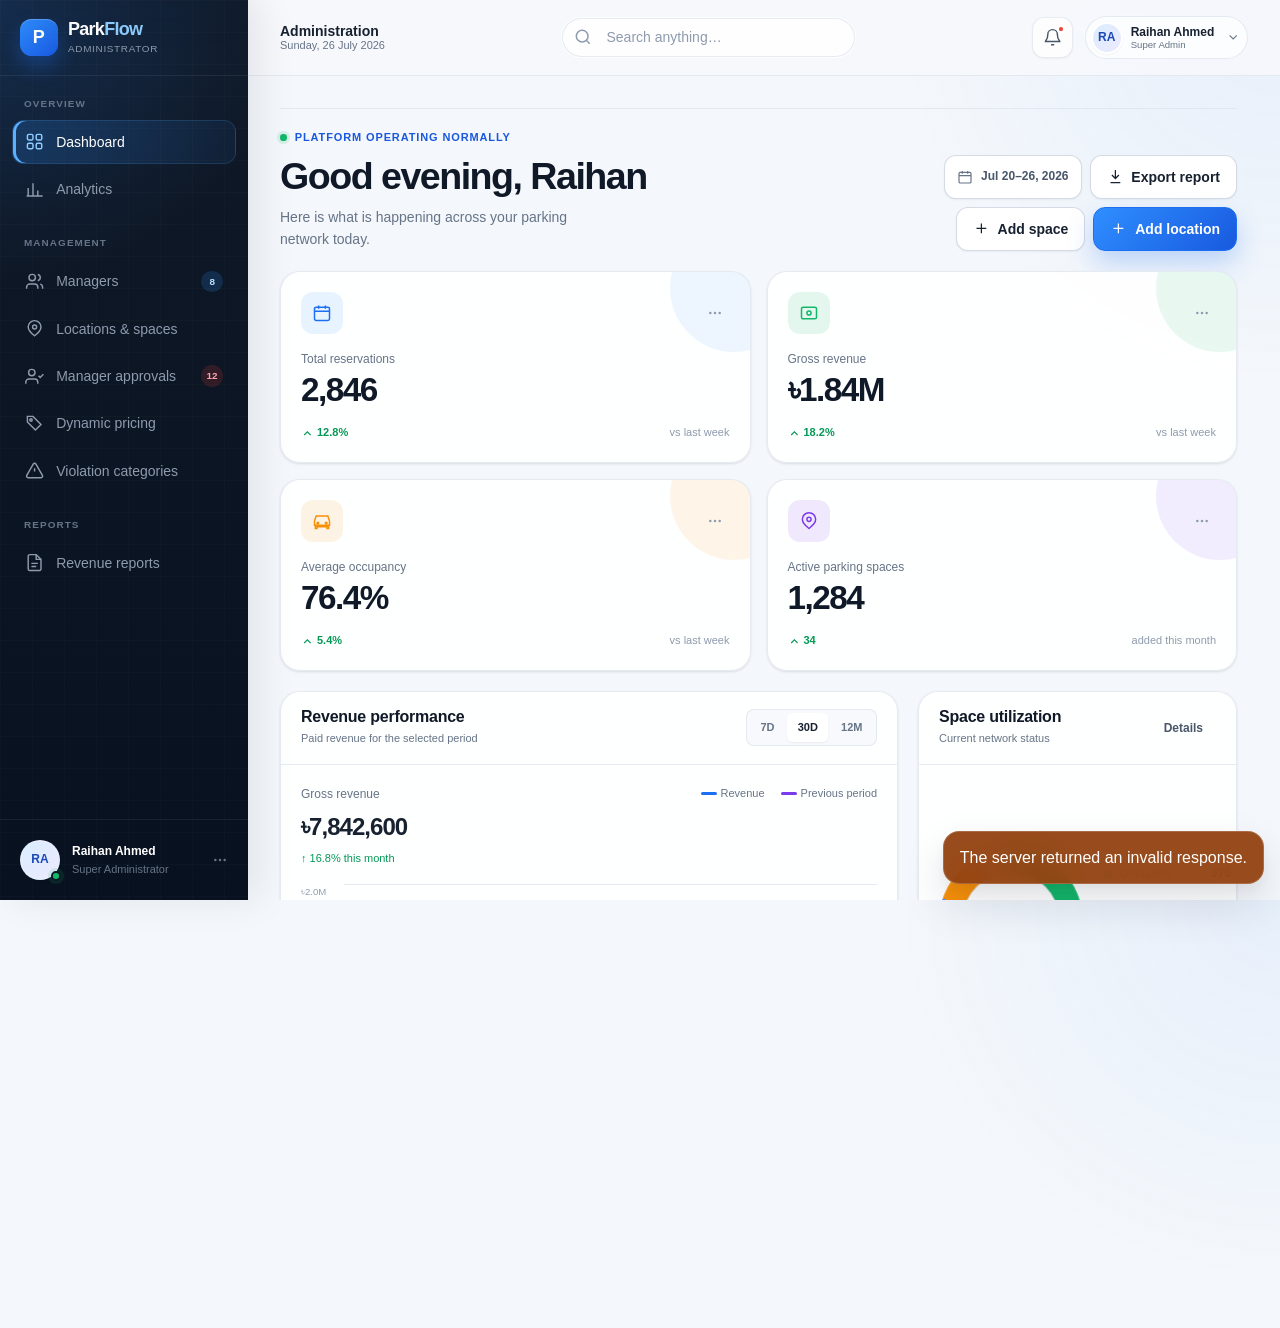
<file: admin.html>
<!doctype html>
<html lang="en">
  <head>
    <meta charset="utf-8" />
    <meta name="viewport" content="width=device-width, initial-scale=1" />
    <meta
      name="description"
      content="ParkFlow administrator portal for parking operations, pricing, approvals, analytics, and reports."
    />
    <meta name="theme-color" content="#101927" />
    <title>Admin Dashboard — ParkFlow</title>
    <link rel="stylesheet" href="style.css?v=2" />
    <link rel="stylesheet" href="dashboard.css?v=3" />
    <link rel="stylesheet" href="admin.css?v=5" />
  </head>

  <body class="dashboard-page admin-portal">
    <svg class="svg-sprite" aria-hidden="true">
      <symbol id="i-grid" viewBox="0 0 24 24">
        <rect x="3" y="3" width="7" height="7" rx="2"></rect>
        <rect x="14" y="3" width="7" height="7" rx="2"></rect>
        <rect x="3" y="14" width="7" height="7" rx="2"></rect>
        <rect x="14" y="14" width="7" height="7" rx="2"></rect>
      </symbol>
      <symbol id="i-users" viewBox="0 0 24 24">
        <path d="M16 21v-2a4 4 0 0 0-4-4H6a4 4 0 0 0-4 4v2"></path>
        <circle cx="9" cy="7" r="4"></circle>
        <path d="M22 21v-2a4 4 0 0 0-3-3.9M16 3.1a4 4 0 0 1 0 7.8"></path>
      </symbol>
      <symbol id="i-user-check" viewBox="0 0 24 24">
        <path d="M16 21v-2a4 4 0 0 0-4-4H5a4 4 0 0 0-4 4v2"></path>
        <circle cx="8.5" cy="7" r="4"></circle>
        <path d="m17 11 2 2 4-4"></path>
      </symbol>
      <symbol id="i-pin" viewBox="0 0 24 24">
        <path d="M20 10c0 5-8 11-8 11S4 15 4 10a8 8 0 1 1 16 0Z"></path>
        <circle cx="12" cy="10" r="2.5"></circle>
      </symbol>
      <symbol id="i-car" viewBox="0 0 24 24">
        <path
          d="m5 17-1 2v2h2v-2h12v2h2v-2l-1-2M3 12l2-6h14l2 6v5H3v-5Z"
        ></path>
        <circle cx="7" cy="14.5" r="1"></circle>
        <circle cx="17" cy="14.5" r="1"></circle>
      </symbol>
      <symbol id="i-money" viewBox="0 0 24 24">
        <rect x="3" y="5" width="18" height="14" rx="2"></rect>
        <path d="M7 9h.01M17 15h.01"></path>
        <circle cx="12" cy="12" r="2.5"></circle>
      </symbol>
      <symbol id="i-chart" viewBox="0 0 24 24">
        <path d="M4 20V10M10 20V4M16 20v-7M22 20H2"></path>
      </symbol>
      <symbol id="i-tag" viewBox="0 0 24 24">
        <path d="m20 13-7 7L3 10V3h7l10 10Z"></path>
        <circle cx="7.5" cy="7.5" r="1.5"></circle>
      </symbol>
      <symbol id="i-alert" viewBox="0 0 24 24">
        <path
          d="M10.3 3.8 2.2 18a2 2 0 0 0 1.7 3h16.2a2 2 0 0 0 1.7-3L13.7 3.8a2 2 0 0 0-3.4 0Z"
        ></path>
        <path d="M12 9v4M12 17h.01"></path>
      </symbol>
      <symbol id="i-report" viewBox="0 0 24 24">
        <path
          d="M14 2H6a2 2 0 0 0-2 2v16a2 2 0 0 0 2 2h12a2 2 0 0 0 2-2V8Z"
        ></path>
        <path d="M14 2v6h6M8 13h8M8 17h6"></path>
      </symbol>
      <symbol id="i-bell" viewBox="0 0 24 24">
        <path
          d="M18 8a6 6 0 0 0-12 0c0 7-3 7-3 9h18c0-2-3-2-3-9M10 21h4"
        ></path>
      </symbol>
      <symbol id="i-search" viewBox="0 0 24 24">
        <circle cx="11" cy="11" r="7"></circle>
        <path d="m20 20-4-4"></path>
      </symbol>
      <symbol id="i-menu" viewBox="0 0 24 24">
        <path d="M4 7h16M4 12h16M4 17h16"></path>
      </symbol>
      <symbol id="i-close" viewBox="0 0 24 24">
        <path d="m6 6 12 12M18 6 6 18"></path>
      </symbol>
      <symbol id="i-chevron" viewBox="0 0 24 24">
        <path d="m9 18 6-6-6-6"></path>
      </symbol>
      <symbol id="i-more" viewBox="0 0 24 24">
        <circle cx="5" cy="12" r="1"></circle>
        <circle cx="12" cy="12" r="1"></circle>
        <circle cx="19" cy="12" r="1"></circle>
      </symbol>
      <symbol id="i-plus" viewBox="0 0 24 24">
        <path d="M12 5v14M5 12h14"></path>
      </symbol>
      <symbol id="i-download" viewBox="0 0 24 24">
        <path d="M12 3v12M7 10l5 5 5-5M5 21h14"></path>
      </symbol>
      <symbol id="i-calendar" viewBox="0 0 24 24">
        <rect x="3" y="5" width="18" height="16" rx="2"></rect>
        <path d="M16 3v4M8 3v4M3 10h18"></path>
      </symbol>
      <symbol id="i-arrow-up" viewBox="0 0 24 24">
        <path d="m18 15-6-6-6 6"></path>
      </symbol>
      <symbol id="i-arrow-down" viewBox="0 0 24 24">
        <path d="m6 9 6 6 6-6"></path>
      </symbol>
      <symbol id="i-check" viewBox="0 0 24 24">
        <path d="m5 12 4 4L19 6"></path>
      </symbol>
      <symbol id="i-eye" viewBox="0 0 24 24">
        <path d="M2 12s3.5-6 10-6 10 6 10 6-3.5 6-10 6S2 12 2 12Z"></path>
        <circle cx="12" cy="12" r="2.5"></circle>
      </symbol>
      <symbol id="i-edit" viewBox="0 0 24 24">
        <path
          d="M12 20h9M16.5 3.5a2.1 2.1 0 0 1 3 3L8 18l-4 1 1-4L16.5 3.5Z"
        ></path>
      </symbol>
      <symbol id="i-trash" viewBox="0 0 24 24">
        <path d="M3 6h18M8 6V3h8v3M19 6l-1 15H6L5 6M10 11v5M14 11v5"></path>
      </symbol>
      <symbol id="i-log-out" viewBox="0 0 24 24">
        <path
          d="M10 17l5-5-5-5M15 12H3M15 3h4a2 2 0 0 1 2 2v14a2 2 0 0 1-2 2h-4"
        ></path>
      </symbol>
      <symbol id="i-help" viewBox="0 0 24 24">
        <circle cx="12" cy="12" r="9"></circle>
        <path
          d="M9.8 9a2.4 2.4 0 1 1 3.6 2.1c-.8.5-1.4 1-1.4 2M12 17h.01"
        ></path>
      </symbol>
      <symbol id="i-info" viewBox="0 0 24 24">
        <circle cx="12" cy="12" r="9"></circle>
        <path d="M12 11v5M12 8h.01"></path>
      </symbol>
    </svg>

    <a class="skip-link" href="#admin-main">Skip to dashboard content</a>

    <div class="app-shell">
      <aside class="dashboard-sidebar" aria-label="Administrator navigation">
        <a
          class="sidebar-brand"
          href="admin.html"
          aria-label="Refresh administrator portal"
        >
          <span class="sidebar-brand__mark">P</span>
          <span class="sidebar-brand__text">
            <strong>Park<span>Flow</span></strong>
            <small>Administrator</small>
          </span>
        </a>

        <nav class="sidebar-nav">
          <div class="sidebar-nav__group">
            <span class="sidebar-nav__label">Overview</span>
            <ul class="sidebar-nav__list">
              <li>
                <a class="sidebar-nav__link is-active" href="#overview"
                  ><svg fill="none" stroke="currentColor" stroke-width="1.8">
                    <use href="#i-grid"></use></svg
                  >Dashboard</a
                >
              </li>
              <li>
                <a class="sidebar-nav__link" href="#analytics"
                  ><svg fill="none" stroke="currentColor" stroke-width="1.8">
                    <use href="#i-chart"></use></svg
                  >Analytics</a
                >
              </li>
            </ul>
          </div>
          <div class="sidebar-nav__group">
            <span class="sidebar-nav__label">Management</span>
            <ul class="sidebar-nav__list">
              <li>
                <a class="sidebar-nav__link" href="#managers"
                  ><svg fill="none" stroke="currentColor" stroke-width="1.8">
                    <use href="#i-users"></use></svg
                  >Managers<span class="sidebar-nav__count">8</span></a
                >
              </li>
              <li>
                <a class="sidebar-nav__link" href="#locations"
                  ><svg fill="none" stroke="currentColor" stroke-width="1.8">
                    <use href="#i-pin"></use></svg
                  >Locations &amp; spaces</a
                >
              </li>
              <li>
                <a class="sidebar-nav__link" href="#manager-approvals"
                  ><svg fill="none" stroke="currentColor" stroke-width="1.8">
                    <use href="#i-user-check"></use></svg
                  >Manager approvals<span
                    class="sidebar-nav__count sidebar-nav__count--danger"
                    >12</span
                  ></a
                >
              </li>
              <li>
                <a class="sidebar-nav__link" href="#pricing"
                  ><svg fill="none" stroke="currentColor" stroke-width="1.8">
                    <use href="#i-tag"></use></svg
                  >Dynamic pricing</a
                >
              </li>
              <li>
                <a class="sidebar-nav__link" href="#violations"
                  ><svg fill="none" stroke="currentColor" stroke-width="1.8">
                    <use href="#i-alert"></use></svg
                  >Violation categories</a
                >
              </li>
            </ul>
          </div>
          <div class="sidebar-nav__group">
            <span class="sidebar-nav__label">Reports</span>
            <ul class="sidebar-nav__list">
              <li>
                <a class="sidebar-nav__link" href="#reports"
                  ><svg fill="none" stroke="currentColor" stroke-width="1.8">
                    <use href="#i-report"></use></svg
                  >Revenue reports</a
                >
              </li>
            </ul>
          </div>
        </nav>

        <div class="sidebar-footer">
          <a
            class="sidebar-profile"
            href="#profile"
            aria-label="Open my profile"
          >
            <span class="sidebar-profile__avatar"
              ><span class="avatar">RA</span><span class="live-dot"></span
            ></span>
            <span class="sidebar-profile__text"
              ><strong class="admin-name">Raihan Ahmed</strong
              ><small>Super Administrator</small></span
            >
            <svg fill="none" stroke="currentColor" stroke-width="1.8">
              <use href="#i-more"></use>
            </svg>
          </a>
        </div>
      </aside>

      <main class="dashboard-main" id="admin-main">
        <header class="dashboard-topbar">
          <div class="topbar-start">
            <details class="mobile-sidebar">
              <summary class="topbar-icon" aria-label="Open navigation">
                <svg fill="none" stroke="currentColor" stroke-width="2">
                  <use href="#i-menu"></use>
                </svg>
              </summary>
              <span class="mobile-sidebar__backdrop"></span>
              <div class="mobile-sidebar__panel">
                <div class="mobile-sidebar__header">
                  <a
                    class="sidebar-brand"
                    href="admin.html"
                    aria-label="Refresh administrator portal"
                    ><span class="sidebar-brand__mark">P</span
                    ><span class="sidebar-brand__text"
                      ><strong>Park<span>Flow</span></strong
                      ><small>Administrator</small></span
                    ></a
                  >
                  <span class="mobile-sidebar__close"
                    ><svg fill="none" stroke="currentColor" stroke-width="2">
                      <use href="#i-close"></use></svg
                  ></span>
                </div>
                <nav
                  class="sidebar-nav"
                  aria-label="Mobile administrator navigation"
                >
                  <div class="sidebar-nav__group">
                    <span class="sidebar-nav__label">Overview</span>
                    <ul class="sidebar-nav__list">
                      <li>
                        <a class="sidebar-nav__link is-active" href="#overview"
                          ><svg
                            fill="none"
                            stroke="currentColor"
                            stroke-width="1.8"
                          >
                            <use href="#i-grid"></use></svg
                          >Dashboard</a
                        >
                      </li>
                      <li>
                        <a class="sidebar-nav__link" href="#analytics"
                          ><svg
                            fill="none"
                            stroke="currentColor"
                            stroke-width="1.8"
                          >
                            <use href="#i-chart"></use></svg
                          >Analytics</a
                        >
                      </li>
                    </ul>
                  </div>
                  <div class="sidebar-nav__group">
                    <span class="sidebar-nav__label">Management</span>
                    <ul class="sidebar-nav__list">
                      <li>
                        <a class="sidebar-nav__link" href="#managers"
                          ><svg
                            fill="none"
                            stroke="currentColor"
                            stroke-width="1.8"
                          >
                            <use href="#i-users"></use></svg
                          >Managers</a
                        >
                      </li>
                      <li>
                        <a class="sidebar-nav__link" href="#locations"
                          ><svg
                            fill="none"
                            stroke="currentColor"
                            stroke-width="1.8"
                          >
                            <use href="#i-pin"></use></svg
                          >Locations &amp; spaces</a
                        >
                      </li>
                      <li>
                        <a class="sidebar-nav__link" href="#manager-approvals"
                          ><svg
                            fill="none"
                            stroke="currentColor"
                            stroke-width="1.8"
                          >
                            <use href="#i-user-check"></use></svg
                          >Manager approvals</a
                        >
                      </li>
                      <li>
                        <a class="sidebar-nav__link" href="#pricing"
                          ><svg
                            fill="none"
                            stroke="currentColor"
                            stroke-width="1.8"
                          >
                            <use href="#i-tag"></use></svg
                          >Dynamic pricing</a
                        >
                      </li>
                      <li>
                        <a class="sidebar-nav__link" href="#violations"
                          ><svg
                            fill="none"
                            stroke="currentColor"
                            stroke-width="1.8"
                          >
                            <use href="#i-alert"></use></svg
                          >Violations</a
                        >
                      </li>
                      <li>
                        <a class="sidebar-nav__link" href="#reports"
                          ><svg
                            fill="none"
                            stroke="currentColor"
                            stroke-width="1.8"
                          >
                            <use href="#i-report"></use></svg
                          >Revenue reports</a
                        >
                      </li>
                    </ul>
                  </div>
                </nav>
              </div>
            </details>
            <div class="topbar-context">
              <strong>Administration</strong><small>Sunday, 26 July 2026</small>
            </div>
          </div>

          <form class="topbar-search input-group search-input" role="search">
            <span class="input-group__icon"
              ><svg fill="none" stroke="currentColor" stroke-width="1.8">
                <use href="#i-search"></use></svg
            ></span>
            <label class="sr-only" for="admin-search"
              >Search managers, manager applications, locations, or
              reports</label
            >
            <input
              class="input"
              id="admin-search"
              type="search"
              placeholder="Search anything…"
            />
          </form>

          <div class="topbar-actions">
            <details class="topbar-details">
              <summary class="topbar-icon" aria-label="View notifications">
                <svg fill="none" stroke="currentColor" stroke-width="1.8">
                  <use href="#i-bell"></use></svg
                ><span class="topbar-icon__dot"></span>
              </summary>
              <section class="topbar-popover" aria-label="Notifications">
                <header class="topbar-popover__header">
                  <h2>Notifications</h2>
                  <button data-action="notifications-read" type="button">
                    Mark all read
                  </button>
                </header>
                <div class="notification-list">
                  <a
                    class="notification-item is-unread"
                    href="#manager-approvals"
                    ><span class="notification-item__icon"
                      ><svg
                        fill="none"
                        stroke="currentColor"
                        stroke-width="1.8"
                      >
                        <use href="#i-user-check"></use></svg></span
                    ><span class="notification-item__body"
                      ><strong>12 manager applications await approval</strong>
                      <p>
                        Identity and employment documents are ready for review.
                      </p>
                      <time>4 min ago</time></span
                    ><span class="notification-item__unread"></span
                  ></a>
                  <a class="notification-item is-unread" href="#reports"
                    ><span
                      class="notification-item__icon notification-item__icon--success"
                      ><svg
                        fill="none"
                        stroke="currentColor"
                        stroke-width="1.8"
                      >
                        <use href="#i-report"></use></svg></span
                    ><span class="notification-item__body"
                      ><strong>June report is ready</strong>
                      <p>Monthly revenue reconciliation completed.</p>
                      <time>31 min ago</time></span
                    ><span class="notification-item__unread"></span
                  ></a>
                  <a class="notification-item" href="#locations"
                    ><span
                      class="notification-item__icon notification-item__icon--warning"
                      ><svg
                        fill="none"
                        stroke="currentColor"
                        stroke-width="1.8"
                      >
                        <use href="#i-alert"></use></svg></span
                    ><span class="notification-item__body"
                      ><strong>Occupancy threshold reached</strong>
                      <p>Gulshan Avenue is currently at 92%.</p>
                      <time>1 hr ago</time></span
                    ></a
                  >
                </div>
                <footer class="topbar-popover__footer">
                  <a href="#manager-approvals">View all notifications</a>
                </footer>
              </section>
            </details>

            <details class="topbar-details">
              <summary class="topbar-profile">
                <span class="avatar avatar--sm">RA</span
                ><span class="topbar-profile__text"
                  ><strong class="admin-name">Raihan Ahmed</strong
                  ><small>Super Admin</small></span
                ><svg fill="none" stroke="currentColor" stroke-width="1.8">
                  <use href="#i-arrow-down"></use>
                </svg>
              </summary>
              <nav
                class="topbar-popover profile-popover"
                aria-label="Profile options"
              >
                <a href="#profile"
                  ><svg fill="none" stroke="currentColor" stroke-width="1.8">
                    <use href="#i-users"></use></svg
                  >My profile</a
                >
                <a href="login.html?account=manager"
                  ><svg fill="none" stroke="currentColor" stroke-width="1.8">
                    <use href="#i-car"></use></svg
                  >Manager sign in</a
                >
                <hr />
                <a href="index.html"
                  ><svg fill="none" stroke="currentColor" stroke-width="1.8">
                    <use href="#i-log-out"></use></svg
                  >Sign out</a
                >
              </nav>
            </details>
          </div>
        </header>

        <div class="dashboard-content app-views">
          <section
            class="admin-section"
            id="profile"
            aria-labelledby="admin-profile-title"
          >
            <header class="section-toolbar">
              <div>
                <span class="section-toolbar__eyebrow">Account settings</span>
                <h2 id="admin-profile-title">My profile</h2>
                <p>Manage the details for your administrator account.</p>
              </div>
              <a class="btn btn--secondary" href="#overview"
                >Back to dashboard</a
              >
            </header>
            <form class="dashboard-panel form" id="admin-profile-form">
              <header class="panel-header">
                <div class="panel-header__copy">
                  <h3>Personal information</h3>
                  <p>
                    Your email address is used to sign in and cannot be changed
                    here.
                  </p>
                </div>
              </header>
              <div class="panel-body">
                <div class="form-row">
                  <div class="form-field">
                    <label class="form-label" for="admin-profile-name"
                      >Full name</label
                    ><input
                      class="input"
                      id="admin-profile-name"
                      type="text"
                      autocomplete="name"
                      required
                    />
                  </div>
                  <div class="form-field">
                    <label class="form-label" for="admin-profile-email"
                      >Email address</label
                    ><input
                      class="input"
                      id="admin-profile-email"
                      type="email"
                      autocomplete="email"
                      readonly
                    />
                  </div>
                </div>
                <div class="form-field">
                  <label class="form-label" for="admin-profile-phone"
                    >Phone number</label
                  ><input
                    class="input"
                    id="admin-profile-phone"
                    type="tel"
                    autocomplete="tel"
                    placeholder="+880 1XXX XXXXXX"
                  />
                </div>
                <div class="section-toolbar__actions">
                  <a class="btn btn--secondary" href="#overview">Cancel</a
                  ><button class="btn btn--primary" type="submit">
                    Save profile
                  </button>
                </div>
              </div>
            </form>
          </section>

          <section
            class="admin-section is-view-active"
            id="overview"
            aria-labelledby="admin-overview-title"
          >
            <header class="page-header">
              <div class="page-header__copy">
                <span class="page-header__eyebrow"
                  ><span class="live-dot"></span>Platform operating
                  normally</span
                >
                <h1 id="admin-overview-title">Good evening, Raihan</h1>
                <p>
                  Here is what is happening across your parking network today.
                </p>
              </div>
              <div class="page-header__actions">
                <span class="date-filter"
                  ><svg fill="none" stroke="currentColor" stroke-width="1.8">
                    <use href="#i-calendar"></use></svg
                  >Jul 20–26, 2026</span
                >
                <a
                  class="btn btn--secondary"
                  href="#reports"
                  data-report-download
                  ><svg fill="none" stroke="currentColor" stroke-width="1.8">
                    <use href="#i-download"></use></svg
                  >Export report</a
                >
                <div class="section-toolbar__actions">
                  <a class="btn btn--secondary" href="#add-space"
                    ><svg fill="none" stroke="currentColor" stroke-width="1.8">
                      <use href="#i-plus"></use></svg
                    >Add space</a
                  ><a class="btn btn--primary" href="#add-location"
                    ><svg fill="none" stroke="currentColor" stroke-width="1.8">
                      <use href="#i-plus"></use></svg
                    >Add location</a
                  >
                </div>
              </div>
            </header>

            <div class="kpi-grid" aria-label="Key platform metrics">
              <article class="kpi-card">
                <div class="kpi-card__top">
                  <span class="kpi-card__icon"
                    ><svg fill="none" stroke="currentColor" stroke-width="1.8">
                      <use href="#i-calendar"></use></svg></span
                  ><button
                    class="kpi-card__menu"
                    type="button"
                    aria-label="Reservation metric options"
                  >
                    <svg fill="none" stroke="currentColor" stroke-width="1.8">
                      <use href="#i-more"></use>
                    </svg>
                  </button>
                </div>
                <div class="kpi-card__value">
                  <span>Total reservations</span><strong>2,846</strong>
                </div>
                <div class="kpi-card__bottom">
                  <span class="kpi-card__trend"
                    ><svg fill="none" stroke="currentColor" stroke-width="2">
                      <use href="#i-arrow-up"></use></svg
                    >12.8%</span
                  ><span>vs last week</span>
                </div>
              </article>
              <article class="kpi-card kpi-card--success">
                <div class="kpi-card__top">
                  <span class="kpi-card__icon"
                    ><svg fill="none" stroke="currentColor" stroke-width="1.8">
                      <use href="#i-money"></use></svg></span
                  ><button
                    class="kpi-card__menu"
                    type="button"
                    aria-label="Revenue metric options"
                  >
                    <svg fill="none" stroke="currentColor" stroke-width="1.8">
                      <use href="#i-more"></use>
                    </svg>
                  </button>
                </div>
                <div class="kpi-card__value">
                  <span>Gross revenue</span><strong>৳1.84M</strong>
                </div>
                <div class="kpi-card__bottom">
                  <span class="kpi-card__trend"
                    ><svg fill="none" stroke="currentColor" stroke-width="2">
                      <use href="#i-arrow-up"></use></svg
                    >18.2%</span
                  ><span>vs last week</span>
                </div>
              </article>
              <article class="kpi-card kpi-card--warning">
                <div class="kpi-card__top">
                  <span class="kpi-card__icon"
                    ><svg fill="none" stroke="currentColor" stroke-width="1.8">
                      <use href="#i-car"></use></svg></span
                  ><button
                    class="kpi-card__menu"
                    type="button"
                    aria-label="Occupancy metric options"
                  >
                    <svg fill="none" stroke="currentColor" stroke-width="1.8">
                      <use href="#i-more"></use>
                    </svg>
                  </button>
                </div>
                <div class="kpi-card__value">
                  <span>Average occupancy</span><strong>76.4%</strong>
                </div>
                <div class="kpi-card__bottom">
                  <span class="kpi-card__trend"
                    ><svg fill="none" stroke="currentColor" stroke-width="2">
                      <use href="#i-arrow-up"></use></svg
                    >5.4%</span
                  ><span>vs last week</span>
                </div>
              </article>
              <article class="kpi-card kpi-card--violet">
                <div class="kpi-card__top">
                  <span class="kpi-card__icon"
                    ><svg fill="none" stroke="currentColor" stroke-width="1.8">
                      <use href="#i-pin"></use></svg></span
                  ><button
                    class="kpi-card__menu"
                    type="button"
                    aria-label="Location metric options"
                  >
                    <svg fill="none" stroke="currentColor" stroke-width="1.8">
                      <use href="#i-more"></use>
                    </svg>
                  </button>
                </div>
                <div class="kpi-card__value">
                  <span>Active parking spaces</span><strong>1,284</strong>
                </div>
                <div class="kpi-card__bottom">
                  <span class="kpi-card__trend"
                    ><svg fill="none" stroke="currentColor" stroke-width="2">
                      <use href="#i-arrow-up"></use></svg
                    >34</span
                  ><span>added this month</span>
                </div>
              </article>
            </div>

            <div class="dashboard-grid" id="analytics-summary">
              <article class="dashboard-panel">
                <header class="panel-header">
                  <div class="panel-header__copy">
                    <h2>Revenue performance</h2>
                    <p>Paid revenue for the selected period</p>
                  </div>
                  <div
                    class="segmented-control"
                    aria-label="Revenue chart period"
                  >
                    <button data-overview-analytics-period="7" type="button">
                      7D</button
                    ><button
                      class="is-active"
                      data-overview-analytics-period="30"
                      type="button"
                    >
                      30D</button
                    ><button data-overview-analytics-period="365" type="button">
                      12M
                    </button>
                  </div>
                </header>
                <div class="panel-body">
                  <div class="admin-chart-summary">
                    <div>
                      <span>Gross revenue</span><strong>৳7,842,600</strong
                      ><small class="text-success">↑ 16.8% this month</small>
                    </div>
                    <ul class="admin-chart-key" role="list">
                      <li><i></i>Revenue</li>
                      <li><i></i>Previous period</li>
                    </ul>
                  </div>
                  <div class="chart-shell">
                    <div class="chart-y-axis">
                      <span>৳2.0M</span><span>৳1.5M</span><span>৳1.0M</span
                      ><span>৳500K</span><span>৳0</span>
                    </div>
                    <div class="chart-canvas">
                      <div class="chart-grid-lines"></div>
                      <svg
                        class="chart-svg"
                        viewBox="0 0 800 260"
                        preserveAspectRatio="none"
                        aria-label="Revenue increased through July"
                      >
                        <defs>
                          <linearGradient
                            id="admin-area"
                            x1="0"
                            y1="0"
                            x2="0"
                            y2="1"
                          >
                            <stop offset="0%" stop-color="#2f8fff"></stop>
                            <stop
                              offset="100%"
                              stop-color="#2f8fff"
                              stop-opacity="0"
                            ></stop>
                          </linearGradient>
                        </defs>
                        <path
                          class="area"
                          fill="url(#admin-area)"
                          d="M0 226 C60 218 80 190 132 196 S225 159 270 173 S352 115 410 129 S510 83 570 96 S665 45 800 52 L800 260 L0 260Z"
                        ></path>
                        <path
                          class="line line--secondary"
                          d="M0 220 C80 209 100 215 160 186 S260 192 320 165 S430 145 500 130 S620 113 800 105"
                        ></path>
                        <path
                          class="line"
                          d="M0 226 C60 218 80 190 132 196 S225 159 270 173 S352 115 410 129 S510 83 570 96 S665 45 800 52"
                        ></path>
                        <circle class="point" cx="570" cy="96" r="5"></circle>
                      </svg>
                      <div class="chart-tooltip">
                        <span>18 July</span><strong>৳1,742,800</strong
                        ><span class="text-success">+14.2%</span>
                      </div>
                    </div>
                    <div class="chart-x-axis">
                      <span>Jul 1</span><span>Jul 6</span><span>Jul 11</span
                      ><span>Jul 16</span><span>Jul 21</span><span>Jul 26</span>
                    </div>
                  </div>
                </div>
              </article>

              <article class="dashboard-panel">
                <header class="panel-header">
                  <div class="panel-header__copy">
                    <h2>Space utilization</h2>
                    <p>Current network status</p>
                  </div>
                  <a class="btn btn--ghost btn--sm" href="#analytics"
                    >Details</a
                  >
                </header>
                <div class="panel-body">
                  <div class="donut-wrap">
                    <div class="donut-chart admin-utilization-donut">
                      <span class="donut-chart__value"
                        ><strong>76%</strong><span>occupied</span></span
                      >
                    </div>
                    <ul class="chart-legend">
                      <li>
                        <i class="legend-dot--occupied"></i><span>Occupied</span
                        ><strong>976</strong>
                      </li>
                      <li>
                        <i class="legend-dot--free"></i><span>Free</span
                        ><strong>238</strong>
                      </li>
                      <li>
                        <i class="legend-dot--reserved"></i><span>Reserved</span
                        ><strong>44</strong>
                      </li>
                      <li>
                        <i class="legend-dot--blocked"></i><span>Blocked</span
                        ><strong>26</strong>
                      </li>
                    </ul>
                  </div>
                  <div class="occupancy-note">
                    <span class="occupancy-note__icon"
                      ><svg
                        fill="none"
                        stroke="currentColor"
                        stroke-width="1.8"
                      >
                        <use href="#i-info"></use></svg
                    ></span>
                    <p>
                      <strong>Peak hour forecast</strong><br />Occupancy may
                      reach 91% at 6:30 PM.
                    </p>
                  </div>
                </div>
              </article>
            </div>

            <article class="dashboard-panel">
              <header class="panel-header">
                <div class="panel-header__copy">
                  <h2>Recent reservations</h2>
                  <p>Latest transactions across all locations</p>
                </div>
                <div class="panel-header__actions">
                  <a class="btn btn--ghost btn--sm" href="#reports">View all</a>
                </div>
              </header>
              <div class="dashboard-table-wrap">
                <table class="dashboard-table">
                  <caption class="sr-only">
                    Recent parking reservations
                  </caption>
                  <thead>
                    <tr>
                      <th scope="col">Reservation</th>
                      <th scope="col">Driver</th>
                      <th scope="col">Location</th>
                      <th scope="col">Time</th>
                      <th scope="col">Amount</th>
                      <th scope="col">Status</th>
                      <th scope="col"><span class="sr-only">Actions</span></th>
                    </tr>
                  </thead>
                  <tbody>
                    <tr>
                      <td><strong>#PF-84291</strong></td>
                      <td>
                        <div class="table-identity">
                          <span class="avatar avatar--sm">NM</span
                          ><span class="table-identity__text"
                            ><strong>Nafis Mahmud</strong
                            ><small>DHA-METRO-GA-18-7264</small></span
                          >
                        </div>
                      </td>
                      <td>
                        <span class="table-location"
                          ><svg
                            fill="none"
                            stroke="currentColor"
                            stroke-width="1.8"
                          >
                            <use href="#i-pin"></use></svg
                          >Gulshan City Center</span
                        >
                      </td>
                      <td>10:30–12:30</td>
                      <td><strong>৳160</strong></td>
                      <td>
                        <span class="badge badge--active badge--dot"
                          >Active</span
                        >
                      </td>
                      <td>
                        <div class="table-actions">
                          <button
                            class="icon-btn"
                            type="button"
                            aria-label="View reservation"
                          >
                            <svg
                              fill="none"
                              stroke="currentColor"
                              stroke-width="1.8"
                            >
                              <use href="#i-eye"></use>
                            </svg>
                          </button>
                        </div>
                      </td>
                    </tr>
                    <tr>
                      <td><strong>#PF-84290</strong></td>
                      <td>
                        <div class="table-identity">
                          <span class="avatar avatar--sm">ST</span
                          ><span class="table-identity__text"
                            ><strong>Samira Tasnim</strong
                            ><small>DHA-METRO-CHA-43-9821</small></span
                          >
                        </div>
                      </td>
                      <td>
                        <span class="table-location"
                          ><svg
                            fill="none"
                            stroke="currentColor"
                            stroke-width="1.8"
                          >
                            <use href="#i-pin"></use></svg
                          >Navana Tower</span
                        >
                      </td>
                      <td>09:00–11:00</td>
                      <td><strong>৳200</strong></td>
                      <td>
                        <span class="badge badge--completed badge--dot"
                          >Completed</span
                        >
                      </td>
                      <td>
                        <div class="table-actions">
                          <button
                            class="icon-btn"
                            type="button"
                            aria-label="View reservation"
                          >
                            <svg
                              fill="none"
                              stroke="currentColor"
                              stroke-width="1.8"
                            >
                              <use href="#i-eye"></use>
                            </svg>
                          </button>
                        </div>
                      </td>
                    </tr>
                    <tr>
                      <td><strong>#PF-84289</strong></td>
                      <td>
                        <div class="table-identity">
                          <span class="avatar avatar--sm">IR</span
                          ><span class="table-identity__text"
                            ><strong>Imran Rahman</strong
                            ><small>DHA-METRO-GA-22-1048</small></span
                          >
                        </div>
                      </td>
                      <td>
                        <span class="table-location"
                          ><svg
                            fill="none"
                            stroke="currentColor"
                            stroke-width="1.8"
                          >
                            <use href="#i-pin"></use></svg
                          >Lakeview Parking</span
                        >
                      </td>
                      <td>11:15–14:15</td>
                      <td><strong>৳210</strong></td>
                      <td>
                        <span class="badge badge--pending badge--dot"
                          >Upcoming</span
                        >
                      </td>
                      <td>
                        <div class="table-actions">
                          <button
                            class="icon-btn"
                            type="button"
                            aria-label="View reservation"
                          >
                            <svg
                              fill="none"
                              stroke="currentColor"
                              stroke-width="1.8"
                            >
                              <use href="#i-eye"></use>
                            </svg>
                          </button>
                        </div>
                      </td>
                    </tr>
                    <tr>
                      <td><strong>#PF-84288</strong></td>
                      <td>
                        <div class="table-identity">
                          <span class="avatar avatar--sm">FA</span
                          ><span class="table-identity__text"
                            ><strong>Farhana Akter</strong
                            ><small>DHA-METRO-KA-16-7352</small></span
                          >
                        </div>
                      </td>
                      <td>
                        <span class="table-location"
                          ><svg
                            fill="none"
                            stroke="currentColor"
                            stroke-width="1.8"
                          >
                            <use href="#i-pin"></use></svg
                          >Police Plaza</span
                        >
                      </td>
                      <td>08:30–10:30</td>
                      <td><strong>৳120</strong></td>
                      <td>
                        <span class="badge badge--completed badge--dot"
                          >Completed</span
                        >
                      </td>
                      <td>
                        <div class="table-actions">
                          <button
                            class="icon-btn"
                            type="button"
                            aria-label="View reservation"
                          >
                            <svg
                              fill="none"
                              stroke="currentColor"
                              stroke-width="1.8"
                            >
                              <use href="#i-eye"></use>
                            </svg>
                          </button>
                        </div>
                      </td>
                    </tr>
                  </tbody>
                </table>
              </div>
            </article>
          </section>

          <section
            class="admin-section"
            id="analytics"
            aria-labelledby="analytics-title"
          >
            <header class="section-toolbar">
              <div>
                <span class="section-toolbar__eyebrow"
                  >Platform intelligence</span
                >
                <h2 id="analytics-title">Analytics</h2>
                <p>
                  Monitor reservations, revenue, and space utilization across
                  every parking location.
                </p>
              </div>
              <div class="section-toolbar__actions">
                <select class="select select--sm" aria-label="Analytics period">
                  <option>Last 30 days</option>
                  <option>Last 7 days</option>
                  <option>This year</option></select
                ><a class="btn btn--secondary" href="#reports"
                  ><svg fill="none" stroke="currentColor" stroke-width="1.8">
                    <use href="#i-report"></use></svg
                  >View revenue report</a
                >
              </div>
            </header>
            <div class="kpi-grid">
              <article class="kpi-card">
                <div class="kpi-card__top">
                  <span class="kpi-card__icon"
                    ><svg fill="none" stroke="currentColor" stroke-width="1.8">
                      <use href="#i-calendar"></use></svg></span
                  ><span class="badge badge--success badge--dot">Growing</span>
                </div>
                <div class="kpi-card__value">
                  <span>Reservations</span><strong>11,684</strong>
                </div>
                <div class="kpi-card__bottom">
                  <span class="kpi-card__trend"
                    ><svg fill="none" stroke="currentColor" stroke-width="2">
                      <use href="#i-arrow-up"></use></svg
                    >12.4%</span
                  ><span>from May</span>
                </div>
              </article>
              <article class="kpi-card kpi-card--success">
                <div class="kpi-card__top">
                  <span class="kpi-card__icon"
                    ><svg fill="none" stroke="currentColor" stroke-width="1.8">
                      <use href="#i-money"></use></svg></span
                  ><span class="badge badge--active">On target</span>
                </div>
                <div class="kpi-card__value">
                  <span>Net revenue</span><strong>৳7.2M</strong>
                </div>
                <div class="kpi-card__bottom">
                  <span class="kpi-card__trend"
                    ><svg fill="none" stroke="currentColor" stroke-width="2">
                      <use href="#i-arrow-up"></use></svg
                    >16.8%</span
                  ><span>from May</span>
                </div>
              </article>
              <article class="kpi-card kpi-card--warning">
                <div class="kpi-card__top">
                  <span class="kpi-card__icon"
                    ><svg fill="none" stroke="currentColor" stroke-width="1.8">
                      <use href="#i-car"></use></svg></span
                  ><span class="badge badge--warning">Peak soon</span>
                </div>
                <div class="kpi-card__value">
                  <span>Avg. occupancy</span><strong>76.0%</strong>
                </div>
                <div class="kpi-card__bottom">
                  <span class="kpi-card__trend">91% expected</span
                  ><span>at 6:30 PM</span>
                </div>
              </article>
              <article class="kpi-card kpi-card--violet">
                <div class="kpi-card__top">
                  <span class="kpi-card__icon"
                    ><svg fill="none" stroke="currentColor" stroke-width="1.8">
                      <use href="#i-pin"></use></svg></span
                  ><span class="badge badge--info">5 locations</span>
                </div>
                <div class="kpi-card__value">
                  <span>Best performing</span><strong>Gulshan</strong>
                </div>
                <div class="kpi-card__bottom">
                  <span class="kpi-card__trend">84.2%</span
                  ><span>occupancy</span>
                </div>
              </article>
            </div>
            <div class="dashboard-grid dashboard-grid--wide-aside">
              <article class="dashboard-panel">
                <header class="panel-header">
                  <div class="panel-header__copy">
                    <h3>Revenue by location</h3>
                    <p>Net revenue for the selected period</p>
                  </div>
                  <span class="badge badge--success badge--dot"
                    >Updated today</span
                  >
                </header>
                <div class="panel-body admin-analytics-list">
                  <div>
                    <span
                      ><strong>Gulshan City Center</strong
                      ><small>3,184 reservations</small></span
                    ><strong>৳2,227,872</strong>
                    <div class="progress">
                      <div class="progress__bar" style="width: 100%"></div>
                    </div>
                  </div>
                  <div>
                    <span
                      ><strong>Navana Tower Garage</strong
                      ><small>2,746 reservations</small></span
                    ><strong>৳1,921,328</strong>
                    <div class="progress">
                      <div class="progress__bar" style="width: 86%"></div>
                    </div>
                  </div>
                  <div>
                    <span
                      ><strong>Police Plaza Parking</strong
                      ><small>2,118 reservations</small></span
                    ><strong>৳1,202,256</strong>
                    <div class="progress">
                      <div class="progress__bar" style="width: 54%"></div>
                    </div>
                  </div>
                  <div>
                    <span
                      ><strong>Lakeview Smart Parking</strong
                      ><small>1,962 reservations</small></span
                    ><strong>৳1,006,664</strong>
                    <div class="progress">
                      <div class="progress__bar" style="width: 45%"></div>
                    </div>
                  </div>
                </div>
              </article>
              <aside class="dashboard-panel admin-insight-card">
                <span class="admin-insight-card__icon"
                  ><svg fill="none" stroke="currentColor" stroke-width="1.8">
                    <use href="#i-chart"></use></svg></span
                ><span class="section-toolbar__eyebrow">Forecast</span>
                <h3>Demand is increasing</h3>
                <p>
                  Gulshan and Navana are likely to reach high demand during the
                  evening window.
                </p>
                <a class="btn btn--outline btn--sm" href="#pricing"
                  >Review pricing rules</a
                >
              </aside>
            </div>
          </section>

          <section
            class="admin-section"
            id="managers"
            aria-labelledby="managers-title"
          >
            <header class="section-toolbar">
              <div>
                <span class="section-toolbar__eyebrow">Team management</span>
                <h2 id="managers-title">Parking managers</h2>
                <p>Assign managers to locations and control their access.</p>
              </div>
              <a class="btn btn--primary" href="#add-manager"
                ><svg fill="none" stroke="currentColor" stroke-width="1.8">
                  <use href="#i-plus"></use></svg
                >Add manager</a
              >
            </header>
            <article class="dashboard-panel">
              <header class="panel-header manager-filterbar">
                <div class="input-group search-input">
                  <span class="input-group__icon"
                    ><svg fill="none" stroke="currentColor" stroke-width="1.8">
                      <use href="#i-search"></use></svg></span
                  ><label class="sr-only" for="manager-search"
                    >Search managers</label
                  ><input
                    class="input input--sm"
                    id="manager-search"
                    type="search"
                    placeholder="Search managers…"
                  />
                </div>
                <div class="panel-header__actions">
                  <select
                    class="select select--sm"
                    aria-label="Filter managers by status"
                  >
                    <option>All statuses</option>
                    <option>Active</option>
                    <option>On leave</option>
                    <option>Inactive</option></select
                  ><button class="btn btn--secondary btn--sm" type="button">
                    Filter
                  </button>
                </div>
              </header>
              <div class="dashboard-table-wrap">
                <table class="dashboard-table">
                  <caption class="sr-only">
                    Parking manager accounts and assignments
                  </caption>
                  <thead>
                    <tr>
                      <th scope="col">Manager</th>
                      <th scope="col">Assigned location</th>
                      <th scope="col">Shift</th>
                      <th scope="col">Reservations today</th>
                      <th scope="col">Status</th>
                      <th scope="col"><span class="sr-only">Actions</span></th>
                    </tr>
                  </thead>
                  <tbody>
                    <tr>
                      <td>
                        <div class="table-identity">
                          <span class="avatar">MH</span
                          ><span class="table-identity__text"
                            ><strong>Mahmudul Hasan</strong
                            ><small>mahmud@parkflow.example</small></span
                          >
                        </div>
                      </td>
                      <td>Gulshan City Center</td>
                      <td>06:00–14:00</td>
                      <td><strong>64</strong></td>
                      <td>
                        <span class="badge badge--active badge--dot"
                          >Active</span
                        >
                      </td>
                      <td>
                        <div class="table-actions">
                          <button
                            class="icon-btn"
                            type="button"
                            aria-label="Edit Mahmudul Hasan"
                          >
                            <svg
                              fill="none"
                              stroke="currentColor"
                              stroke-width="1.8"
                            >
                              <use href="#i-edit"></use>
                            </svg></button
                          ><a
                            class="icon-btn table-delete"
                            href="#remove-manager"
                            aria-label="Remove Mahmudul Hasan"
                            ><svg
                              fill="none"
                              stroke="currentColor"
                              stroke-width="1.8"
                            >
                              <use href="#i-trash"></use></svg
                          ></a>
                        </div>
                      </td>
                    </tr>
                    <tr>
                      <td>
                        <div class="table-identity">
                          <span class="avatar">SA</span
                          ><span class="table-identity__text"
                            ><strong>Sharmeen Akter</strong
                            ><small>sharmeen@parkflow.example</small></span
                          >
                        </div>
                      </td>
                      <td>Navana Tower Garage</td>
                      <td>14:00–22:00</td>
                      <td><strong>51</strong></td>
                      <td>
                        <span class="badge badge--active badge--dot"
                          >Active</span
                        >
                      </td>
                      <td>
                        <div class="table-actions">
                          <button
                            class="icon-btn"
                            type="button"
                            aria-label="Edit Sharmeen Akter"
                          >
                            <svg
                              fill="none"
                              stroke="currentColor"
                              stroke-width="1.8"
                            >
                              <use href="#i-edit"></use>
                            </svg></button
                          ><a
                            class="icon-btn table-delete"
                            href="#remove-manager"
                            aria-label="Remove Sharmeen Akter"
                            ><svg
                              fill="none"
                              stroke="currentColor"
                              stroke-width="1.8"
                            >
                              <use href="#i-trash"></use></svg
                          ></a>
                        </div>
                      </td>
                    </tr>
                    <tr>
                      <td>
                        <div class="table-identity">
                          <span class="avatar">AK</span
                          ><span class="table-identity__text"
                            ><strong>Arif Khan</strong
                            ><small>arif@parkflow.example</small></span
                          >
                        </div>
                      </td>
                      <td>Police Plaza Parking</td>
                      <td>08:00–16:00</td>
                      <td><strong>42</strong></td>
                      <td>
                        <span class="badge badge--warning badge--dot"
                          >On leave</span
                        >
                      </td>
                      <td>
                        <div class="table-actions">
                          <button
                            class="icon-btn"
                            type="button"
                            aria-label="Edit Arif Khan"
                          >
                            <svg
                              fill="none"
                              stroke="currentColor"
                              stroke-width="1.8"
                            >
                              <use href="#i-edit"></use>
                            </svg></button
                          ><a
                            class="icon-btn table-delete"
                            href="#remove-manager"
                            aria-label="Remove Arif Khan"
                            ><svg
                              fill="none"
                              stroke="currentColor"
                              stroke-width="1.8"
                            >
                              <use href="#i-trash"></use></svg
                          ></a>
                        </div>
                      </td>
                    </tr>
                    <tr>
                      <td>
                        <div class="table-identity">
                          <span class="avatar">NR</span
                          ><span class="table-identity__text"
                            ><strong>Nazmul Rahman</strong
                            ><small>nazmul@parkflow.example</small></span
                          >
                        </div>
                      </td>
                      <td>Lakeview Smart Parking</td>
                      <td>16:00–00:00</td>
                      <td><strong>38</strong></td>
                      <td>
                        <span class="badge badge--active badge--dot"
                          >Active</span
                        >
                      </td>
                      <td>
                        <div class="table-actions">
                          <button
                            class="icon-btn"
                            type="button"
                            aria-label="Edit Nazmul Rahman"
                          >
                            <svg
                              fill="none"
                              stroke="currentColor"
                              stroke-width="1.8"
                            >
                              <use href="#i-edit"></use>
                            </svg></button
                          ><a
                            class="icon-btn table-delete"
                            href="#remove-manager"
                            aria-label="Remove Nazmul Rahman"
                            ><svg
                              fill="none"
                              stroke="currentColor"
                              stroke-width="1.8"
                            >
                              <use href="#i-trash"></use></svg
                          ></a>
                        </div>
                      </td>
                    </tr>
                  </tbody>
                </table>
              </div>
              <footer class="table-pagination">
                <span>Showing 1–4 of 8 managers</span>
                <nav class="pagination" aria-label="Manager pages">
                  <a
                    class="pagination__item"
                    href="#managers"
                    aria-label="Previous page"
                    >‹</a
                  ><a
                    class="pagination__item"
                    href="#managers"
                    aria-current="page"
                    >1</a
                  ><a class="pagination__item" href="#managers">2</a
                  ><a
                    class="pagination__item"
                    href="#managers"
                    aria-label="Next page"
                    >›</a
                  >
                </nav>
              </footer>
            </article>
          </section>

          <section
            class="admin-section"
            id="locations"
            aria-labelledby="locations-title"
          >
            <header class="section-toolbar">
              <div>
                <span class="section-toolbar__eyebrow">Network inventory</span>
                <h2 id="locations-title">Parking locations &amp; spaces</h2>
                <p>
                  Monitor capacity, operating status, and manager assignments.
                </p>
              </div>
              <div class="section-toolbar__actions">
                <a class="btn btn--secondary" href="#add-space"
                  ><svg fill="none" stroke="currentColor" stroke-width="1.8">
                    <use href="#i-plus"></use></svg
                  >Add space</a
                ><a class="btn btn--secondary" href="#add-zone"
                  ><svg fill="none" stroke="currentColor" stroke-width="1.8">
                    <use href="#i-plus"></use></svg
                  >Add zone</a
                ><a class="btn btn--primary" href="#add-location"
                  ><svg fill="none" stroke="currentColor" stroke-width="1.8">
                    <use href="#i-plus"></use></svg
                  >Add location</a
                >
              </div>
            </header>
            <div class="admin-location-grid">
              <article class="admin-location-card">
                <header>
                  <span class="admin-location-card__mark">P</span
                  ><span class="badge badge--active badge--dot"
                    >Operational</span
                  >
                </header>
                <div>
                  <h3>Gulshan City Center</h3>
                  <p>
                    <svg fill="none" stroke="currentColor" stroke-width="1.8">
                      <use href="#i-pin"></use></svg
                    >Gulshan Avenue, Circle 1
                  </p>
                </div>
                <dl>
                  <div>
                    <dt>Total spaces</dt>
                    <dd>240</dd>
                  </div>
                  <div>
                    <dt>Occupied</dt>
                    <dd>198</dd>
                  </div>
                  <div>
                    <dt>Rate</dt>
                    <dd>৳80/hr</dd>
                  </div>
                </dl>
                <div class="location-capacity">
                  <span><strong>83%</strong> occupied</span>
                  <div class="progress progress--warning">
                    <div class="progress__bar capacity--83"></div>
                  </div>
                </div>
                <footer>
                  <div class="table-identity">
                    <span class="avatar avatar--sm">MH</span
                    ><span class="table-identity__text"
                      ><small>Manager</small
                      ><strong>Mahmudul Hasan</strong></span
                    >
                  </div>
                  <button
                    class="icon-btn"
                    type="button"
                    aria-label="Edit Gulshan City Center"
                  >
                    <svg fill="none" stroke="currentColor" stroke-width="1.8">
                      <use href="#i-edit"></use>
                    </svg>
                  </button>
                </footer>
              </article>
              <article class="admin-location-card">
                <header>
                  <span
                    class="admin-location-card__mark admin-location-card__mark--violet"
                    >P</span
                  ><span class="badge badge--active badge--dot"
                    >Operational</span
                  >
                </header>
                <div>
                  <h3>Navana Tower Garage</h3>
                  <p>
                    <svg fill="none" stroke="currentColor" stroke-width="1.8">
                      <use href="#i-pin"></use></svg
                    >Gulshan Avenue, Circle 2
                  </p>
                </div>
                <dl>
                  <div>
                    <dt>Total spaces</dt>
                    <dd>180</dd>
                  </div>
                  <div>
                    <dt>Occupied</dt>
                    <dd>142</dd>
                  </div>
                  <div>
                    <dt>Rate</dt>
                    <dd>৳100/hr</dd>
                  </div>
                </dl>
                <div class="location-capacity">
                  <span><strong>79%</strong> occupied</span>
                  <div class="progress progress--warning">
                    <div class="progress__bar capacity--79"></div>
                  </div>
                </div>
                <footer>
                  <div class="table-identity">
                    <span class="avatar avatar--sm">SA</span
                    ><span class="table-identity__text"
                      ><small>Manager</small
                      ><strong>Sharmeen Akter</strong></span
                    >
                  </div>
                  <button
                    class="icon-btn"
                    type="button"
                    aria-label="Edit Navana Tower Garage"
                  >
                    <svg fill="none" stroke="currentColor" stroke-width="1.8">
                      <use href="#i-edit"></use>
                    </svg>
                  </button>
                </footer>
              </article>
              <article class="admin-location-card">
                <header>
                  <span
                    class="admin-location-card__mark admin-location-card__mark--green"
                    >P</span
                  ><span class="badge badge--warning badge--dot"
                    >Maintenance</span
                  >
                </header>
                <div>
                  <h3>Lakeview Smart Parking</h3>
                  <p>
                    <svg fill="none" stroke="currentColor" stroke-width="1.8">
                      <use href="#i-pin"></use></svg
                    >Gulshan Lake Drive
                  </p>
                </div>
                <dl>
                  <div>
                    <dt>Total spaces</dt>
                    <dd>156</dd>
                  </div>
                  <div>
                    <dt>Occupied</dt>
                    <dd>86</dd>
                  </div>
                  <div>
                    <dt>Rate</dt>
                    <dd>৳70/hr</dd>
                  </div>
                </dl>
                <div class="location-capacity">
                  <span><strong>55%</strong> occupied</span>
                  <div class="progress progress--success">
                    <div class="progress__bar capacity--55"></div>
                  </div>
                </div>
                <footer>
                  <div class="table-identity">
                    <span class="avatar avatar--sm">NR</span
                    ><span class="table-identity__text"
                      ><small>Manager</small
                      ><strong>Nazmul Rahman</strong></span
                    >
                  </div>
                  <button
                    class="icon-btn"
                    type="button"
                    aria-label="Edit Lakeview Smart Parking"
                  >
                    <svg fill="none" stroke="currentColor" stroke-width="1.8">
                      <use href="#i-edit"></use>
                    </svg>
                  </button>
                </footer>
              </article>
            </div>
          </section>

          <section
            class="admin-section"
            id="manager-approvals"
            aria-labelledby="manager-approvals-title"
          >
            <header class="section-toolbar">
              <div>
                <span class="section-toolbar__eyebrow"
                  >Account verification</span
                >
                <h2 id="manager-approvals-title">Manager approvals</h2>
                <p>
                  Review submitted identity and employment documents before
                  activating manager access.
                </p>
              </div>
              <span class="badge badge--warning badge--dot badge--lg"
                >12 awaiting review</span
              >
            </header>
            <article class="dashboard-panel">
              <div class="dashboard-table-wrap">
                <table class="dashboard-table approval-table">
                  <caption class="sr-only">
                    Manager applications awaiting approval
                  </caption>
                  <thead>
                    <tr>
                      <th scope="col">Applicant</th>
                      <th scope="col">Requested role</th>
                      <th scope="col">Documents</th>
                      <th scope="col">Submitted</th>
                      <th scope="col">Background check</th>
                      <th scope="col">Decision</th>
                    </tr>
                  </thead>
                  <tbody>
                    <tr>
                      <td>
                        <div class="table-identity">
                          <span class="avatar">ZH</span
                          ><span class="table-identity__text"
                            ><strong>Zubair Hossain</strong
                            ><small>+880 1712 440982</small></span
                          >
                        </div>
                      </td>
                      <td>
                        <strong>Parking manager</strong><br /><small
                          >Gulshan City Center</small
                        >
                      </td>
                      <td>
                        <div class="document-chips">
                          <button type="button">
                            NID
                            <svg
                              fill="none"
                              stroke="currentColor"
                              stroke-width="1.8"
                            >
                              <use href="#i-eye"></use>
                            </svg></button
                          ><button type="button">
                            CV
                            <svg
                              fill="none"
                              stroke="currentColor"
                              stroke-width="1.8"
                            >
                              <use href="#i-eye"></use>
                            </svg>
                          </button>
                        </div>
                      </td>
                      <td>26 Jul, 9:42 AM</td>
                      <td>
                        <span class="badge badge--success badge--dot"
                          >Cleared</span
                        >
                      </td>
                      <td>
                        <div class="approval-actions">
                          <button
                            class="btn btn--success btn--sm"
                            type="button"
                          >
                            <svg
                              fill="none"
                              stroke="currentColor"
                              stroke-width="2"
                            >
                              <use href="#i-check"></use></svg
                            >Approve</button
                          ><button
                            class="btn btn--secondary btn--sm"
                            type="button"
                          >
                            Review
                          </button>
                        </div>
                      </td>
                    </tr>
                    <tr>
                      <td>
                        <div class="table-identity">
                          <span class="avatar">MQ</span
                          ><span class="table-identity__text"
                            ><strong>Mehedi Qureshi</strong
                            ><small>+880 1819 225610</small></span
                          >
                        </div>
                      </td>
                      <td>
                        <strong>Floor manager</strong><br /><small
                          >Navana Tower Garage</small
                        >
                      </td>
                      <td>
                        <div class="document-chips">
                          <button type="button">
                            NID
                            <svg
                              fill="none"
                              stroke="currentColor"
                              stroke-width="1.8"
                            >
                              <use href="#i-eye"></use>
                            </svg></button
                          ><button type="button">
                            CV
                            <svg
                              fill="none"
                              stroke="currentColor"
                              stroke-width="1.8"
                            >
                              <use href="#i-eye"></use>
                            </svg>
                          </button>
                        </div>
                      </td>
                      <td>26 Jul, 8:18 AM</td>
                      <td>
                        <span class="badge badge--warning badge--dot"
                          >Review</span
                        >
                      </td>
                      <td>
                        <div class="approval-actions">
                          <button
                            class="btn btn--success btn--sm"
                            type="button"
                          >
                            <svg
                              fill="none"
                              stroke="currentColor"
                              stroke-width="2"
                            >
                              <use href="#i-check"></use></svg
                            >Approve</button
                          ><button
                            class="btn btn--secondary btn--sm"
                            type="button"
                          >
                            Review
                          </button>
                        </div>
                      </td>
                    </tr>
                    <tr>
                      <td>
                        <div class="table-identity">
                          <span class="avatar">SN</span
                          ><span class="table-identity__text"
                            ><strong>Sharmin Nahar</strong
                            ><small>+880 1678 901322</small></span
                          >
                        </div>
                      </td>
                      <td>
                        <strong>Operations manager</strong><br /><small
                          >Lakeview Smart Parking</small
                        >
                      </td>
                      <td>
                        <div class="document-chips">
                          <button type="button">
                            NID
                            <svg
                              fill="none"
                              stroke="currentColor"
                              stroke-width="1.8"
                            >
                              <use href="#i-eye"></use>
                            </svg></button
                          ><button type="button">
                            CV
                            <svg
                              fill="none"
                              stroke="currentColor"
                              stroke-width="1.8"
                            >
                              <use href="#i-eye"></use>
                            </svg>
                          </button>
                        </div>
                      </td>
                      <td>25 Jul, 7:36 PM</td>
                      <td>
                        <span class="badge badge--success badge--dot"
                          >Cleared</span
                        >
                      </td>
                      <td>
                        <div class="approval-actions">
                          <button
                            class="btn btn--success btn--sm"
                            type="button"
                          >
                            <svg
                              fill="none"
                              stroke="currentColor"
                              stroke-width="2"
                            >
                              <use href="#i-check"></use></svg
                            >Approve</button
                          ><button
                            class="btn btn--secondary btn--sm"
                            type="button"
                          >
                            Review
                          </button>
                        </div>
                      </td>
                    </tr>
                  </tbody>
                </table>
              </div>
            </article>
          </section>

          <section
            class="admin-section"
            id="pricing"
            aria-labelledby="pricing-title"
          >
            <header class="section-toolbar">
              <div>
                <span class="section-toolbar__eyebrow">Rate controls</span>
                <h2 id="pricing-title">Dynamic pricing rules</h2>
                <p>
                  Set base hourly rates and demand-based adjustments by
                  location.
                </p>
              </div>
              <a class="btn btn--primary" href="#add-pricing-rule"
                ><svg fill="none" stroke="currentColor" stroke-width="1.8">
                  <use href="#i-plus"></use></svg
                >New pricing rule</a
              >
            </header>
            <div class="dashboard-grid dashboard-grid--wide-aside">
              <article class="dashboard-panel">
                <header class="panel-header">
                  <div class="panel-header__copy">
                    <h3>Active pricing rules</h3>
                    <p>Changes apply to new reservations only</p>
                  </div>
                  <span class="badge badge--active">6 active</span>
                </header>
                <div class="pricing-rule-list">
                  <article class="pricing-rule">
                    <span class="pricing-rule__icon"
                      ><svg
                        fill="none"
                        stroke="currentColor"
                        stroke-width="1.8"
                      >
                        <use href="#i-tag"></use></svg
                    ></span>
                    <div class="pricing-rule__body">
                      <div>
                        <h4>Gulshan peak hours</h4>
                        <span class="badge badge--warning">High demand</span>
                      </div>
                      <p>Sun–Thu · 5:00 PM–9:00 PM · Gulshan City Center</p>
                      <div class="pricing-rule__meta">
                        <span>Base <strong>৳80/hr</strong></span
                        ><span>Multiplier <strong>1.25×</strong></span
                        ><span>Effective <strong>৳100/hr</strong></span>
                      </div>
                    </div>
                    <label class="switch"
                      ><input
                        type="checkbox"
                        checked
                        aria-label="Enable Gulshan peak hours rule"
                    /></label>
                  </article>
                  <article class="pricing-rule">
                    <span class="pricing-rule__icon pricing-rule__icon--success"
                      ><svg
                        fill="none"
                        stroke="currentColor"
                        stroke-width="1.8"
                      >
                        <use href="#i-tag"></use></svg
                    ></span>
                    <div class="pricing-rule__body">
                      <div>
                        <h4>Weekend saver</h4>
                        <span class="badge badge--success">Discount</span>
                      </div>
                      <p>Friday · 8:00 AM–4:00 PM · All locations</p>
                      <div class="pricing-rule__meta">
                        <span>Base <strong>Varies</strong></span
                        ><span>Adjustment <strong>−15%</strong></span
                        ><span>Minimum <strong>৳50/hr</strong></span>
                      </div>
                    </div>
                    <label class="switch"
                      ><input
                        type="checkbox"
                        checked
                        aria-label="Enable weekend saver rule"
                    /></label>
                  </article>
                  <article class="pricing-rule">
                    <span class="pricing-rule__icon pricing-rule__icon--violet"
                      ><svg
                        fill="none"
                        stroke="currentColor"
                        stroke-width="1.8"
                      >
                        <use href="#i-tag"></use></svg
                    ></span>
                    <div class="pricing-rule__body">
                      <div>
                        <h4>Event pricing — Banani</h4>
                        <span class="badge badge--violet">Scheduled</span>
                      </div>
                      <p>30 Jul · 3:00 PM–11:00 PM · Navana Tower Garage</p>
                      <div class="pricing-rule__meta">
                        <span>Base <strong>৳100/hr</strong></span
                        ><span>Multiplier <strong>1.4×</strong></span
                        ><span>Effective <strong>৳140/hr</strong></span>
                      </div>
                    </div>
                    <label class="switch"
                      ><input
                        type="checkbox"
                        checked
                        aria-label="Enable Banani event rule"
                    /></label>
                  </article>
                </div>
              </article>
              <aside class="dashboard-panel pricing-preview">
                <header class="panel-header">
                  <div class="panel-header__copy">
                    <h3>Live rate preview</h3>
                    <p>Gulshan City Center</p>
                  </div>
                  <span class="live-dot"></span>
                </header>
                <div class="panel-body">
                  <div class="pricing-clock">
                    <span>Current time</span><strong>6:42 PM</strong
                    ><small>Peak rate active until 9:00 PM</small>
                  </div>
                  <div class="current-rate">
                    <span>Current hourly rate</span
                    ><strong>৳100<small>/hour</small></strong
                    ><em>Base rate ৳80</em>
                  </div>
                  <dl class="rate-breakdown">
                    <div>
                      <dt>
                        Base parking (<span id="pricing-preview-hours-label"
                          >2</span
                        >
                        hours)
                      </dt>
                      <dd id="pricing-preview-base-parking">৳160</dd>
                    </div>
                    <div>
                      <dt>Demand adjustment</dt>
                      <dd id="pricing-preview-demand-adjustment">+৳40</dd>
                    </div>
                    <div>
                      <dt>Service fee</dt>
                      <dd id="pricing-preview-service-fee">৳8</dd>
                    </div>
                    <div>
                      <dt>Estimated total</dt>
                      <dd id="pricing-preview-total">৳208</dd>
                    </div>
                  </dl>
                  <form class="pricing-preview__controls">
                    <label class="form-field" for="pricing-preview-location"
                      ><span class="form-label">Preview location</span
                      ><select
                        class="select"
                        id="pricing-preview-location"
                        required
                      >
                        <option value="">Loading locations…</option>
                      </select></label
                    >
                    <label class="form-field" for="pricing-preview-time"
                      ><span class="form-label">Preview time</span
                      ><input
                        class="input"
                        id="pricing-preview-time"
                        type="time"
                        required
                    /></label>
                    <label class="form-field" for="pricing-preview-duration"
                      ><span class="form-label">Parking duration</span
                      ><select class="select" id="pricing-preview-duration">
                        <option value="1">1 hour</option>
                        <option value="2" selected>2 hours</option>
                        <option value="3">3 hours</option>
                        <option value="4">4 hours</option>
                        <option value="6">6 hours</option>
                        <option value="8">8 hours</option>
                        <option value="12">12 hours</option>
                        <option value="24">24 hours</option>
                      </select></label
                    >
                    <button class="btn btn--outline" type="submit">
                      Apply preview
                    </button>
                  </form>
                </div>
              </aside>
            </div>
          </section>

          <section
            class="admin-section"
            id="violations"
            aria-labelledby="violations-title"
          >
            <header class="section-toolbar">
              <div>
                <span class="section-toolbar__eyebrow"
                  >Compliance controls</span
                >
                <h2 id="violations-title">Parking violation categories</h2>
                <p>
                  Define standardized incident types, severity, and default
                  penalties.
                </p>
              </div>
              <a class="btn btn--primary" href="#add-violation-category"
                ><svg fill="none" stroke="currentColor" stroke-width="1.8">
                  <use href="#i-plus"></use></svg
                >Add category</a
              >
            </header>
            <article class="dashboard-panel">
              <header class="panel-header">
                <div class="panel-header__copy">
                  <h3>Manager-forwarded driver reports</h3>
                  <p>
                    These cases were reviewed by the assigned parking-area
                    manager and escalated for administrator action.
                  </p>
                </div>
              </header>
              <div class="dashboard-table-wrap">
                <table class="dashboard-table forwarded-issue-table">
                  <caption class="sr-only">
                    Manager-forwarded driver reports
                  </caption>
                  <thead>
                    <tr>
                      <th scope="col">Case</th>
                      <th scope="col">Location</th>
                      <th scope="col">Driver</th>
                      <th scope="col">Category</th>
                      <th scope="col">Manager</th>
                      <th scope="col">Status</th>
                      <th scope="col">Action</th>
                    </tr>
                  </thead>
                  <tbody>
                    <tr>
                      <td colspan="7">Loading forwarded reports…</td>
                    </tr>
                  </tbody>
                </table>
              </div>
            </article>
            <div class="violation-category-grid">
              <article class="violation-category">
                <header>
                  <span
                    class="violation-category__icon violation-category__icon--danger"
                    ><svg fill="none" stroke="currentColor" stroke-width="1.8">
                      <use href="#i-alert"></use></svg></span
                  ><span class="badge badge--danger">Critical</span>
                </header>
                <h3>Unauthorized parking</h3>
                <p>
                  Vehicle parked without a valid reservation or after access
                  expiry.
                </p>
                <footer>
                  <span>Default penalty <strong>৳1,500</strong></span
                  ><button
                    class="icon-btn"
                    type="button"
                    aria-label="Edit unauthorized parking category"
                  >
                    <svg fill="none" stroke="currentColor" stroke-width="1.8">
                      <use href="#i-edit"></use>
                    </svg>
                  </button>
                </footer>
              </article>
              <article class="violation-category">
                <header>
                  <span
                    class="violation-category__icon violation-category__icon--warning"
                    ><svg fill="none" stroke="currentColor" stroke-width="1.8">
                      <use href="#i-car"></use></svg></span
                  ><span class="badge badge--warning">Major</span>
                </header>
                <h3>Wrong space usage</h3>
                <p>
                  Vehicle occupies a space different from the assigned
                  reservation.
                </p>
                <footer>
                  <span>Default penalty <strong>৳800</strong></span
                  ><button
                    class="icon-btn"
                    type="button"
                    aria-label="Edit wrong space category"
                  >
                    <svg fill="none" stroke="currentColor" stroke-width="1.8">
                      <use href="#i-edit"></use>
                    </svg>
                  </button>
                </footer>
              </article>
              <article class="violation-category">
                <header>
                  <span class="violation-category__icon"
                    ><svg fill="none" stroke="currentColor" stroke-width="1.8">
                      <use href="#i-calendar"></use></svg></span
                  ><span class="badge badge--info">Moderate</span>
                </header>
                <h3>Overstayed reservation</h3>
                <p>
                  Vehicle remains beyond the paid time without a valid
                  extension.
                </p>
                <footer>
                  <span>Default penalty <strong>৳300 + rate</strong></span
                  ><button
                    class="icon-btn"
                    type="button"
                    aria-label="Edit overstay category"
                  >
                    <svg fill="none" stroke="currentColor" stroke-width="1.8">
                      <use href="#i-edit"></use>
                    </svg>
                  </button>
                </footer>
              </article>
              <article class="violation-category">
                <header>
                  <span
                    class="violation-category__icon violation-category__icon--neutral"
                    ><svg fill="none" stroke="currentColor" stroke-width="1.8">
                      <use href="#i-alert"></use></svg></span
                  ><span class="badge badge--neutral">Minor</span>
                </header>
                <h3>Obstructed access</h3>
                <p>
                  Vehicle blocks a driveway, charging bay, exit, or pedestrian
                  route.
                </p>
                <footer>
                  <span>Default penalty <strong>৳500</strong></span
                  ><button
                    class="icon-btn"
                    type="button"
                    aria-label="Edit obstructed access category"
                  >
                    <svg fill="none" stroke="currentColor" stroke-width="1.8">
                      <use href="#i-edit"></use>
                    </svg>
                  </button>
                </footer>
              </article>
            </div>
          </section>

          <section
            class="admin-section admin-report-section"
            id="reports"
            aria-labelledby="reports-title"
          >
            <header class="section-toolbar">
              <div>
                <span class="section-toolbar__eyebrow"
                  >Financial reporting</span
                >
                <h2 id="reports-title">Monthly revenue report</h2>
                <p>Preview reconciled location performance before exporting.</p>
              </div>
              <div class="section-toolbar__actions">
                <button class="btn btn--secondary" type="button">
                  <svg fill="none" stroke="currentColor" stroke-width="1.8">
                    <use href="#i-report"></use></svg
                  >Print preview</button
                ><a
                  class="btn btn--primary"
                  href="#reports"
                  data-report-download
                  ><svg fill="none" stroke="currentColor" stroke-width="1.8">
                    <use href="#i-download"></use></svg
                  >Export PDF</a
                >
              </div>
            </header>
            <article class="report-document">
              <header class="report-document__header">
                <div>
                  <span class="report-logo">P</span
                  ><span
                    ><strong>ParkFlow</strong
                    ><small>Smart Parking Management</small></span
                  >
                </div>
                <div>
                  <span>Monthly revenue report</span><strong>June 2026</strong
                  ><small>Generated 26 July 2026 · 10:42 PM</small>
                </div>
              </header>
              <div class="report-summary">
                <div>
                  <span>Gross revenue</span><strong>৳7,842,600</strong
                  ><small class="text-success">↑ 16.8% from May</small>
                </div>
                <div>
                  <span>Net revenue</span><strong>৳7,215,192</strong
                  ><small>After service adjustments</small>
                </div>
                <div>
                  <span>Reservations</span><strong>11,684</strong
                  ><small class="text-success">↑ 12.4% from May</small>
                </div>
                <div>
                  <span>Avg. booking value</span><strong>৳671</strong
                  ><small>Across all locations</small>
                </div>
              </div>
              <div class="dashboard-table-wrap">
                <table class="report-table">
                  <caption>
                    Location revenue breakdown
                  </caption>
                  <thead>
                    <tr>
                      <th scope="col">Location</th>
                      <th scope="col">Reservations</th>
                      <th scope="col">Occupancy</th>
                      <th scope="col">Gross revenue</th>
                      <th scope="col">Fees</th>
                      <th scope="col">Net revenue</th>
                      <th scope="col">Change</th>
                    </tr>
                  </thead>
                  <tbody>
                    <tr>
                      <th scope="row">Gulshan City Center</th>
                      <td>3,184</td>
                      <td>84.2%</td>
                      <td>৳2,421,600</td>
                      <td>৳193,728</td>
                      <td><strong>৳2,227,872</strong></td>
                      <td class="text-success">+18.4%</td>
                    </tr>
                    <tr>
                      <th scope="row">Navana Tower Garage</th>
                      <td>2,746</td>
                      <td>79.6%</td>
                      <td>৳2,088,400</td>
                      <td>৳167,072</td>
                      <td><strong>৳1,921,328</strong></td>
                      <td class="text-success">+14.9%</td>
                    </tr>
                    <tr>
                      <th scope="row">Police Plaza Parking</th>
                      <td>2,118</td>
                      <td>72.8%</td>
                      <td>৳1,306,800</td>
                      <td>৳104,544</td>
                      <td><strong>৳1,202,256</strong></td>
                      <td class="text-success">+12.1%</td>
                    </tr>
                    <tr>
                      <th scope="row">Lakeview Smart Parking</th>
                      <td>1,962</td>
                      <td>68.4%</td>
                      <td>৳1,094,200</td>
                      <td>৳87,536</td>
                      <td><strong>৳1,006,664</strong></td>
                      <td class="text-success">+21.7%</td>
                    </tr>
                    <tr>
                      <th scope="row">Bashundhara Gate Parking</th>
                      <td>1,674</td>
                      <td>64.9%</td>
                      <td>৳931,600</td>
                      <td>৳74,528</td>
                      <td><strong>৳857,072</strong></td>
                      <td class="text-danger">−2.3%</td>
                    </tr>
                  </tbody>
                  <tfoot>
                    <tr>
                      <th scope="row">Network total</th>
                      <td>11,684</td>
                      <td>76.0%</td>
                      <td>৳7,842,600</td>
                      <td>৳627,408</td>
                      <td>৳7,215,192</td>
                      <td class="text-success">+16.8%</td>
                    </tr>
                  </tfoot>
                </table>
              </div>
              <footer class="report-document__footer">
                <p>
                  Internal financial report · Amounts include applicable taxes
                </p>
                <p>ParkFlow Finance Operations · Page 1 of 1</p>
              </footer>
            </article>
          </section>
        </div>
      </main>
    </div>

    <section
      class="modal"
      id="add-manager"
      role="dialog"
      aria-modal="true"
      aria-labelledby="add-manager-title"
    >
      <div class="modal__dialog">
        <header class="modal__header">
          <div class="modal__title-group">
            <h2 id="add-manager-title">Add parking manager</h2>
            <p>Create an account and assign operational access.</p>
          </div>
          <a class="modal__close" href="#managers" aria-label="Close modal"
            ><svg fill="none" stroke="currentColor" stroke-width="2">
              <use href="#i-close"></use></svg
          ></a>
        </header>
        <form>
          <div class="modal__body form">
            <div class="form-row">
              <div class="form-field">
                <label class="form-label" for="manager-first-name"
                  >First name</label
                ><input
                  class="input"
                  id="manager-first-name"
                  type="text"
                  placeholder="First name"
                  required
                />
              </div>
              <div class="form-field">
                <label class="form-label" for="manager-last-name"
                  >Last name</label
                ><input
                  class="input"
                  id="manager-last-name"
                  type="text"
                  placeholder="Last name"
                  required
                />
              </div>
            </div>
            <div class="form-field">
              <label class="form-label" for="manager-email">Work email</label
              ><input
                class="input"
                id="manager-email"
                type="email"
                placeholder="manager@parkflow.example"
                required
              />
            </div>
            <div class="form-field">
              <label class="form-label" for="manager-password"
                >Temporary password</label
              ><input
                class="input"
                id="manager-password"
                type="password"
                minlength="8"
                placeholder="At least 8 characters"
                autocomplete="new-password"
                required
              />
            </div>
            <div class="form-field">
              <label class="form-label" for="manager-phone">Phone number</label
              ><input
                class="input"
                id="manager-phone"
                type="tel"
                placeholder="+880 1XXX XXXXXX"
                required
              />
            </div>
            <div class="form-field">
              <label class="form-label" for="manager-location"
                >Assigned location</label
              ><select class="select" id="manager-location" required>
                <option value="">Select a parking location</option>
                <option>Gulshan City Center</option>
                <option>Navana Tower Garage</option>
                <option>Police Plaza Parking</option>
                <option>Lakeview Smart Parking</option>
              </select>
            </div>
            <div class="form-row">
              <div class="form-field">
                <label class="form-label" for="manager-shift-start"
                  >Shift starts</label
                ><input
                  class="input"
                  id="manager-shift-start"
                  type="time"
                  value="08:00"
                />
              </div>
              <div class="form-field">
                <label class="form-label" for="manager-shift-end"
                  >Shift ends</label
                ><input
                  class="input"
                  id="manager-shift-end"
                  type="time"
                  value="16:00"
                />
              </div>
            </div>
            <label class="check-control"
              ><input type="checkbox" checked />Send account activation
              instructions by email</label
            >
          </div>
          <footer class="modal__footer">
            <a class="btn btn--secondary" href="#managers">Cancel</a
            ><button class="btn btn--primary" type="submit">
              Create manager account
            </button>
          </footer>
        </form>
      </div>
    </section>

    <section
      class="modal"
      id="edit-manager"
      role="dialog"
      aria-modal="true"
      aria-labelledby="edit-manager-title"
    >
      <div class="modal__dialog">
        <header class="modal__header">
          <div class="modal__title-group">
            <h2 id="edit-manager-title">Edit parking manager</h2>
            <p>Update the manager's contact details, location, and shift.</p>
          </div>
          <a
            class="modal__close"
            href="#managers"
            aria-label="Close edit manager form"
            ><svg fill="none" stroke="currentColor" stroke-width="2">
              <use href="#i-close"></use></svg
          ></a>
        </header>
        <form id="edit-manager-form">
          <input id="edit-manager-id" type="hidden" />
          <div class="modal__body form">
            <div class="form-field">
              <label class="form-label" for="edit-manager-name">Full name</label
              ><input
                class="input"
                id="edit-manager-name"
                type="text"
                autocomplete="name"
                required
              />
            </div>
            <div class="form-field">
              <label class="form-label" for="edit-manager-phone"
                >Phone number</label
              ><input
                class="input"
                id="edit-manager-phone"
                type="tel"
                autocomplete="tel"
              />
            </div>
            <div class="form-field">
              <label class="form-label" for="edit-manager-location"
                >Assigned location</label
              ><select class="select" id="edit-manager-location" required>
                <option value="">Select a parking location</option>
              </select>
            </div>
            <div class="form-row">
              <div class="form-field">
                <label class="form-label" for="edit-manager-shift-start"
                  >Shift starts</label
                ><input
                  class="input"
                  id="edit-manager-shift-start"
                  type="time"
                  value="08:00"
                  required
                />
              </div>
              <div class="form-field">
                <label class="form-label" for="edit-manager-shift-end"
                  >Shift ends</label
                ><input
                  class="input"
                  id="edit-manager-shift-end"
                  type="time"
                  value="16:00"
                  required
                />
              </div>
            </div>
          </div>
          <footer class="modal__footer">
            <a class="btn btn--secondary" href="#managers">Cancel</a
            ><button class="btn btn--primary" type="submit">
              Save changes
            </button>
          </footer>
        </form>
      </div>
    </section>

    <section
      class="modal"
      id="remove-manager"
      role="dialog"
      aria-modal="true"
      aria-labelledby="remove-manager-title"
    >
      <div class="modal__dialog modal__dialog--sm">
        <header class="modal__header">
          <div class="modal__title-group">
            <h2 id="remove-manager-title">Suspend manager?</h2>
            <p>This account will lose portal access immediately.</p>
          </div>
          <a class="modal__close" href="#managers" aria-label="Close modal"
            ><svg fill="none" stroke="currentColor" stroke-width="2">
              <use href="#i-close"></use></svg
          ></a>
        </header>
        <div class="modal__body">
          <div class="destructive-confirm">
            <span
              ><svg fill="none" stroke="currentColor" stroke-width="1.8">
                <use href="#i-alert"></use></svg
            ></span>
            <p>
              <strong class="remove-manager-name">This manager</strong> will be
              suspended. Reservations and reports will remain intact.
            </p>
          </div>
        </div>
        <footer class="modal__footer">
          <a class="btn btn--secondary" href="#managers">Keep account</a
          ><button
            class="btn btn--danger"
            data-action="manager-remove-confirm"
            type="button"
          >
            Suspend manager
          </button>
        </footer>
      </div>
    </section>

    <section
      class="modal"
      id="add-space"
      role="dialog"
      aria-modal="true"
      aria-labelledby="add-space-title"
    >
      <div class="modal__dialog">
        <header class="modal__header">
          <div class="modal__title-group">
            <h2 id="add-space-title">Add parking spaces</h2>
            <p>Add multiple spaces to the same parking location at once.</p>
          </div>
          <a class="modal__close" href="#locations" aria-label="Close modal"
            ><svg fill="none" stroke="currentColor" stroke-width="2">
              <use href="#i-close"></use></svg
          ></a>
        </header>
        <form id="add-space-form">
          <div class="modal__body form">
            <div class="form-field">
              <label class="form-label" for="space-location"
                >Parking location</label
              ><select class="select" id="space-location" required>
                <option value="">Select a parking location</option>
              </select>
            </div>
            <div class="form-field">
              <label class="form-label" for="space-zone">Parking zone</label
              ><select class="select" id="space-zone" required>
                <option value="">Select a parking zone</option>
              </select>
            </div>
            <div class="form-row">
              <div class="form-field">
                <label class="form-label" for="space-codes">Space codes</label
                ><textarea
                  class="textarea"
                  id="space-codes"
                  rows="4"
                  placeholder="A-22, A-23, A-24"
                  required
                ></textarea>
                <p class="helper-text">
                  Enter codes separated by commas or one code per line.
                </p>
              </div>
              <div class="form-field">
                <label class="form-label" for="space-type">Space type</label
                ><select class="select" id="space-type">
                  <option value="standard">Standard</option>
                  <option value="compact">Compact</option>
                  <option value="ev">EV charging</option>
                  <option value="accessible">Accessible</option>
                </select>
              </div>
            </div>
            <div class="form-field">
              <label class="form-label" for="space-status">Initial status</label
              ><select class="select" id="space-status">
                <option value="available">Available</option>
                <option value="reserved">Reserved</option>
                <option value="blocked">Blocked</option>
                <option value="maintenance">Maintenance</option>
              </select>
            </div>
          </div>
          <footer class="modal__footer">
            <a class="btn btn--secondary" href="#locations">Cancel</a
            ><button class="btn btn--primary" type="submit">Add spaces</button>
          </footer>
        </form>
      </div>
    </section>

    <section
      class="modal"
      id="add-zone"
      role="dialog"
      aria-modal="true"
      aria-labelledby="add-zone-title"
    >
      <div class="modal__dialog">
        <header class="modal__header">
          <div class="modal__title-group">
            <h2 id="add-zone-title">Add parking zone</h2>
            <p>Create an area where parking spaces can be grouped.</p>
          </div>
          <a class="modal__close" href="#locations" aria-label="Close modal"
            ><svg fill="none" stroke="currentColor" stroke-width="2">
              <use href="#i-close"></use></svg
          ></a>
        </header>
        <form id="add-zone-form">
          <div class="modal__body form">
            <div class="form-field">
              <label class="form-label" for="zone-location"
                >Parking location</label
              ><select class="select" id="zone-location" required>
                <option value="">Select a parking location</option>
              </select>
            </div>
            <div class="form-row">
              <div class="form-field">
                <label class="form-label" for="zone-name">Zone name</label
                ><input
                  class="input"
                  id="zone-name"
                  placeholder="Zone B"
                  required
                />
              </div>
              <div class="form-field">
                <label class="form-label" for="zone-code">Zone code</label
                ><input
                  class="input"
                  id="zone-code"
                  placeholder="B"
                  maxlength="20"
                  required
                />
              </div>
            </div>
            <div class="form-field">
              <label class="form-label" for="zone-floor"
                >Floor or area label</label
              ><input
                class="input"
                id="zone-floor"
                placeholder="Ground floor or EV Deck"
              />
            </div>
          </div>
          <footer class="modal__footer">
            <a class="btn btn--secondary" href="#locations">Cancel</a
            ><button class="btn btn--primary" type="submit">
              Create zone
            </button>
          </footer>
        </form>
      </div>
    </section>

    <section
      class="modal"
      id="add-location"
      role="dialog"
      aria-modal="true"
      aria-labelledby="add-location-title"
    >
      <div class="modal__dialog">
        <header class="modal__header">
          <div class="modal__title-group">
            <h2 id="add-location-title">Add parking location</h2>
            <p>Set up a new facility and its initial capacity.</p>
          </div>
          <a class="modal__close" href="#locations" aria-label="Close modal"
            ><svg fill="none" stroke="currentColor" stroke-width="2">
              <use href="#i-close"></use></svg
          ></a>
        </header>
        <form>
          <div class="modal__body form">
            <div class="form-field">
              <label class="form-label" for="new-location-name"
                >Location name</label
              ><input
                class="input"
                id="new-location-name"
                type="text"
                placeholder="e.g. Motijheel Central Parking"
                required
              />
            </div>
            <div class="form-field">
              <label class="form-label" for="new-location-address"
                >Street address</label
              ><input
                class="input"
                id="new-location-address"
                type="text"
                placeholder="Full parking address"
                required
              />
            </div>
            <div class="form-row">
              <div class="form-field">
                <label class="form-label" for="new-location-capacity"
                  >Total spaces</label
                ><input
                  class="input"
                  id="new-location-capacity"
                  type="number"
                  min="1"
                  placeholder="120"
                  required
                />
              </div>
              <div class="form-field">
                <label class="form-label" for="new-location-rate"
                  >Base rate (৳/hr)</label
                ><input
                  class="input"
                  id="new-location-rate"
                  type="number"
                  min="0"
                  placeholder="80"
                  required
                />
              </div>
            </div>
            <div class="form-field">
              <label class="form-label" for="new-location-manager"
                >Assign manager</label
              ><select class="select" id="new-location-manager">
                <option>Assign later</option>
                <option>Mahmudul Hasan</option>
                <option>Sharmeen Akter</option>
                <option>Nazmul Rahman</option>
              </select>
            </div>
          </div>
          <footer class="modal__footer">
            <a class="btn btn--secondary" href="#locations">Cancel</a
            ><button class="btn btn--primary" type="submit">
              Create location
            </button>
          </footer>
        </form>
      </div>
    </section>

    <section
      class="modal"
      id="add-pricing-rule"
      role="dialog"
      aria-modal="true"
      aria-labelledby="add-pricing-rule-title"
    >
      <div class="modal__dialog">
        <header class="modal__header">
          <div class="modal__title-group">
            <h2 id="add-pricing-rule-title">Create pricing rule</h2>
            <p>
              Configure a time-based rate adjustment for selected locations.
            </p>
          </div>
          <a
            class="modal__close"
            href="#pricing"
            aria-label="Close pricing rule form"
            ><svg fill="none" stroke="currentColor" stroke-width="2">
              <use href="#i-close"></use></svg
          ></a>
        </header>
        <form>
          <div class="modal__body form">
            <div class="form-field">
              <label class="form-label" for="pricing-rule-name">Rule name</label
              ><input
                class="input"
                id="pricing-rule-name"
                type="text"
                placeholder="e.g. Evening peak hours"
                required
              />
            </div>
            <div class="form-field">
              <label class="form-label" for="pricing-rule-location"
                >Parking location</label
              ><select class="select" id="pricing-rule-location">
                <option>All locations</option>
                <option>Gulshan City Center</option>
                <option>Navana Tower Garage</option>
                <option>Police Plaza Parking</option>
                <option>Lakeview Smart Parking</option>
              </select>
            </div>
            <div class="form-row">
              <div class="form-field">
                <label class="form-label" for="pricing-start-time">Starts</label
                ><input
                  class="input"
                  id="pricing-start-time"
                  type="time"
                  value="17:00"
                />
              </div>
              <div class="form-field">
                <label class="form-label" for="pricing-end-time">Ends</label
                ><input
                  class="input"
                  id="pricing-end-time"
                  type="time"
                  value="21:00"
                />
              </div>
            </div>
            <div class="form-row">
              <div class="form-field">
                <label class="form-label" for="pricing-adjustment-type"
                  >Adjustment type</label
                ><select class="select" id="pricing-adjustment-type">
                  <option value="percentage">Percentage change</option>
                  <option value="fixed_amount">Fixed BDT per hour</option>
                </select>
              </div>
              <div class="form-field">
                <label class="form-label" for="pricing-adjustment"
                  >Demand adjustment</label
                ><input
                  class="input"
                  id="pricing-adjustment"
                  type="number"
                  min="-90"
                  max="300"
                  step="0.01"
                  value="25"
                  required
                /><small
                  >Use a positive value for an increase or a negative value for
                  a discount.</small
                >
              </div>
            </div>
            <label class="switch"
              ><input type="checkbox" checked />Activate immediately after
              saving</label
            >
          </div>
          <footer class="modal__footer">
            <a class="btn btn--secondary" href="#pricing">Cancel</a
            ><button class="btn btn--primary" type="submit">
              Create pricing rule
            </button>
          </footer>
        </form>
      </div>
    </section>

    <section
      class="modal"
      id="edit-pricing-rule"
      role="dialog"
      aria-modal="true"
      aria-labelledby="edit-pricing-rule-title"
    >
      <div class="modal__dialog">
        <header class="modal__header">
          <div class="modal__title-group">
            <h2 id="edit-pricing-rule-title">Edit pricing rule</h2>
            <p>Change the location, active hours, or rate adjustment.</p>
          </div>
          <a
            class="modal__close"
            href="#pricing"
            aria-label="Close pricing rule editor"
            ><svg fill="none" stroke="currentColor" stroke-width="2">
              <use href="#i-close"></use></svg
          ></a>
        </header>
        <form id="edit-pricing-rule-form">
          <input id="edit-pricing-rule-id" type="hidden" />
          <div class="modal__body form">
            <div class="form-field">
              <label class="form-label" for="edit-pricing-rule-name"
                >Rule name</label
              ><input
                class="input"
                id="edit-pricing-rule-name"
                type="text"
                required
              />
            </div>
            <div class="form-field">
              <label class="form-label" for="edit-pricing-rule-location"
                >Parking location</label
              ><select class="select" id="edit-pricing-rule-location">
                <option value="">All locations</option>
              </select>
            </div>
            <div class="form-row">
              <div class="form-field">
                <label class="form-label" for="edit-pricing-start-time"
                  >Starts</label
                ><input
                  class="input"
                  id="edit-pricing-start-time"
                  type="time"
                  required
                />
              </div>
              <div class="form-field">
                <label class="form-label" for="edit-pricing-end-time"
                  >Ends</label
                ><input
                  class="input"
                  id="edit-pricing-end-time"
                  type="time"
                  required
                />
              </div>
            </div>
            <div class="form-row">
              <div class="form-field">
                <label class="form-label" for="edit-pricing-adjustment-type"
                  >Adjustment type</label
                ><select class="select" id="edit-pricing-adjustment-type">
                  <option value="percentage">Percentage change</option>
                  <option value="fixed_amount">Fixed BDT per hour</option>
                </select>
              </div>
              <div class="form-field">
                <label class="form-label" for="edit-pricing-adjustment"
                  >Demand adjustment</label
                ><input
                  class="input"
                  id="edit-pricing-adjustment"
                  type="number"
                  min="-90"
                  max="300"
                  step="0.01"
                  required
                />
              </div>
            </div>
            <label class="check-control"
              ><input id="edit-pricing-active" type="checkbox" />Keep this rule
              active</label
            >
          </div>
          <footer class="modal__footer">
            <a class="btn btn--secondary" href="#pricing">Cancel</a
            ><button class="btn btn--primary" type="submit">Save rule</button>
          </footer>
        </form>
      </div>
    </section>

    <section
      class="modal"
      id="edit-location"
      role="dialog"
      aria-modal="true"
      aria-labelledby="edit-location-title"
    >
      <div class="modal__dialog">
        <header class="modal__header">
          <div class="modal__title-group">
            <h2 id="edit-location-title">Edit parking location</h2>
            <p>
              Update the facility details, capacity, pricing, and manager
              assignment.
            </p>
          </div>
          <a
            class="modal__close"
            href="#locations"
            aria-label="Close edit location form"
            ><svg fill="none" stroke="currentColor" stroke-width="2">
              <use href="#i-close"></use></svg
          ></a>
        </header>
        <form id="edit-location-form">
          <input id="edit-location-id" type="hidden" />
          <div class="modal__body form">
            <div class="form-field">
              <label class="form-label" for="edit-location-name"
                >Location name</label
              ><input
                class="input"
                id="edit-location-name"
                type="text"
                required
              />
            </div>
            <div class="form-field">
              <label class="form-label" for="edit-location-address"
                >Street address</label
              ><input
                class="input"
                id="edit-location-address"
                type="text"
                required
              />
            </div>
            <div class="form-row">
              <div class="form-field">
                <label class="form-label" for="edit-location-area">Area</label
                ><input
                  class="input"
                  id="edit-location-area"
                  type="text"
                  required
                />
              </div>
              <div class="form-field">
                <label class="form-label" for="edit-location-status"
                  >Status</label
                ><select class="select" id="edit-location-status" required>
                  <option value="operational">Operational</option>
                  <option value="paused">Paused</option>
                  <option value="draft">Draft</option>
                  <option value="closed">Closed</option>
                </select>
              </div>
            </div>
            <div class="form-row">
              <div class="form-field">
                <label class="form-label" for="edit-location-capacity"
                  >Total spaces</label
                ><input
                  class="input"
                  id="edit-location-capacity"
                  type="number"
                  min="1"
                  required
                />
              </div>
              <div class="form-field">
                <label class="form-label" for="edit-location-rate"
                  >Base rate (BDT/hr)</label
                ><input
                  class="input"
                  id="edit-location-rate"
                  type="number"
                  min="1"
                  step="0.01"
                  required
                />
              </div>
            </div>
            <div class="form-field">
              <label class="form-label" for="edit-location-manager"
                >Assigned manager</label
              ><select class="select" id="edit-location-manager">
                <option value="">Assign later</option>
              </select>
            </div>
          </div>
          <footer class="modal__footer">
            <a class="btn btn--secondary" href="#locations">Cancel</a
            ><button class="btn btn--primary" type="submit">
              Save changes
            </button>
          </footer>
        </form>
      </div>
    </section>

    <section
      class="modal"
      id="manager-approval-decision"
      role="dialog"
      aria-modal="true"
      aria-labelledby="manager-approval-decision-title"
    >
      <div class="modal__dialog modal__dialog--sm">
        <header class="modal__header">
          <div class="modal__title-group">
            <h2 id="manager-approval-decision-title">
              Review manager application
            </h2>
            <p class="manager-approval-decision-copy">Confirm this decision.</p>
          </div>
          <a
            class="modal__close"
            href="#manager-approvals"
            aria-label="Close confirmation"
            ><svg fill="none" stroke="currentColor" stroke-width="2">
              <use href="#i-close"></use></svg
          ></a>
        </header>
        <div class="modal__body">
          <div class="destructive-confirm">
            <span
              ><svg fill="none" stroke="currentColor" stroke-width="1.8">
                <use href="#i-alert"></use></svg
            ></span>
            <p class="manager-approval-decision-detail">
              The manager account status will be updated.
            </p>
          </div>
        </div>
        <footer class="modal__footer">
          <a class="btn btn--secondary" href="#manager-approvals">Cancel</a
          ><button
            class="btn btn--primary"
            data-action="manager-approval-confirm"
            type="button"
          >
            Confirm decision
          </button>
        </footer>
      </div>
    </section>

    <section
      class="modal"
      id="add-violation-category"
      role="dialog"
      aria-modal="true"
      aria-labelledby="add-violation-category-title"
    >
      <div class="modal__dialog">
        <header class="modal__header">
          <div class="modal__title-group">
            <h2 id="add-violation-category-title">Add violation category</h2>
            <p>Define a standardized incident and its default action.</p>
          </div>
          <a
            class="modal__close"
            href="#violations"
            aria-label="Close violation category form"
            ><svg fill="none" stroke="currentColor" stroke-width="2">
              <use href="#i-close"></use></svg
          ></a>
        </header>
        <form>
          <div class="modal__body form">
            <div class="form-field">
              <label class="form-label" for="violation-category-name"
                >Category name</label
              ><input
                class="input"
                id="violation-category-name"
                type="text"
                placeholder="e.g. Restricted zone parking"
                required
              />
            </div>
            <div class="form-field">
              <label class="form-label" for="violation-category-description"
                >Description</label
              ><textarea
                class="textarea"
                id="violation-category-description"
                placeholder="Explain when managers should use this category…"
                required
              ></textarea>
            </div>
            <div class="form-row">
              <div class="form-field">
                <label class="form-label" for="violation-severity"
                  >Severity</label
                ><select class="select" id="violation-severity">
                  <option>Minor</option>
                  <option selected>Moderate</option>
                  <option>Major</option>
                  <option>Critical</option>
                </select>
              </div>
              <div class="form-field">
                <label class="form-label" for="violation-penalty"
                  >Default penalty (৳)</label
                ><input
                  class="input"
                  id="violation-penalty"
                  type="number"
                  min="0"
                  placeholder="500"
                />
              </div>
            </div>
            <label class="check-control"
              ><input type="checkbox" checked />Allow managers to adjust the
              penalty during review</label
            >
          </div>
          <footer class="modal__footer">
            <a class="btn btn--secondary" href="#violations">Cancel</a
            ><button class="btn btn--primary" type="submit">
              Add category
            </button>
          </footer>
        </form>
      </div>
    </section>
    <section
      class="modal"
      id="edit-violation-category"
      role="dialog"
      aria-modal="true"
      aria-labelledby="edit-violation-category-title"
    >
      <div class="modal__dialog">
        <header class="modal__header">
          <div class="modal__title-group">
            <h2 id="edit-violation-category-title">Edit violation category</h2>
            <p>
              Update the standard description, severity, and default penalty.
            </p>
          </div>
          <a
            class="modal__close"
            href="#violations"
            aria-label="Close edit violation category form"
            ><svg fill="none" stroke="currentColor" stroke-width="2">
              <use href="#i-close"></use></svg
          ></a>
        </header>
        <form id="edit-violation-category-form">
          <input id="edit-violation-category-id" type="hidden" />
          <div class="modal__body form">
            <div class="form-field">
              <label class="form-label" for="edit-violation-category-name"
                >Category name</label
              ><input
                class="input"
                id="edit-violation-category-name"
                type="text"
                required
              />
            </div>
            <div class="form-field">
              <label
                class="form-label"
                for="edit-violation-category-description"
                >Description</label
              ><textarea
                class="textarea"
                id="edit-violation-category-description"
                required
              ></textarea>
            </div>
            <div class="form-row">
              <div class="form-field">
                <label class="form-label" for="edit-violation-severity"
                  >Severity</label
                ><select class="select" id="edit-violation-severity" required>
                  <option value="low">Minor</option>
                  <option value="medium">Moderate</option>
                  <option value="high">Major</option>
                  <option value="critical">Critical</option>
                </select>
              </div>
              <div class="form-field">
                <label class="form-label" for="edit-violation-penalty"
                  >Default penalty (BDT)</label
                ><input
                  class="input"
                  id="edit-violation-penalty"
                  type="number"
                  min="0"
                  step="0.01"
                  required
                />
              </div>
            </div>
          </div>
          <footer class="modal__footer">
            <a class="btn btn--secondary" href="#violations">Cancel</a
            ><button class="btn btn--primary" type="submit">
              Save changes
            </button>
          </footer>
        </form>
      </div>
    </section>

    <section
      class="modal"
      id="admin-delete-confirm"
      role="dialog"
      aria-modal="true"
      aria-labelledby="admin-delete-confirm-title"
    >
      <div class="modal__dialog modal__dialog--sm">
        <header class="modal__header">
          <div class="modal__title-group">
            <h2 id="admin-delete-confirm-title">Confirm change</h2>
            <p id="admin-delete-confirm-copy">
              This update takes effect immediately.
            </p>
          </div>
          <a
            class="modal__close"
            href="#overview"
            aria-label="Close confirmation"
            ><svg fill="none" stroke="currentColor" stroke-width="2">
              <use href="#i-close"></use></svg
          ></a>
        </header>
        <div class="modal__body">
          <div class="destructive-confirm">
            <span
              ><svg fill="none" stroke="currentColor" stroke-width="1.8">
                <use href="#i-alert"></use></svg
            ></span>
            <p id="admin-delete-confirm-detail">
              Existing reservations and history will not be changed.
            </p>
          </div>
        </div>
        <footer class="modal__footer">
          <button
            class="btn btn--secondary"
            data-action="admin-delete-cancel"
            type="button"
          >
            Cancel</button
          ><button
            class="btn btn--danger"
            data-action="admin-delete-confirm"
            type="button"
          >
            Confirm
          </button>
        </footer>
      </div>
    </section>

    <section
      class="modal"
      id="admin-reservation-details"
      role="dialog"
      aria-modal="true"
      aria-labelledby="admin-reservation-details-title"
    >
      <div class="modal__dialog reservation-details-dialog">
        <header class="modal__header">
          <div class="modal__title-group">
            <h2 id="admin-reservation-details-title">Reservation details</h2>
            <p id="admin-reservation-details-subtitle">
              Loading live booking details…
            </p>
          </div>
          <a
            class="modal__close"
            href="#overview"
            aria-label="Close reservation details"
            ><svg fill="none" stroke="currentColor" stroke-width="2">
              <use href="#i-close"></use></svg
          ></a>
        </header>
        <div class="modal__body">
          <div class="reservation-details-status">
            <strong id="admin-reservation-details-code">Reservation</strong
            ><span id="admin-reservation-details-status"></span>
          </div>
          <dl
            class="reservation-detail-grid"
            id="admin-reservation-details-list"
          ></dl>
        </div>
        <footer class="modal__footer">
          <a class="btn btn--primary" href="#overview">Close</a>
        </footer>
      </div>
    </section>
    <script src="app.js?v=5" defer></script>
    <script src="frontend/admin-ui.js?v=4" defer></script>
    <script src="frontend/api.js" defer></script>
    <script src="frontend/backend-admin.js?v=22" defer></script>
  </body>
</html>
</file>
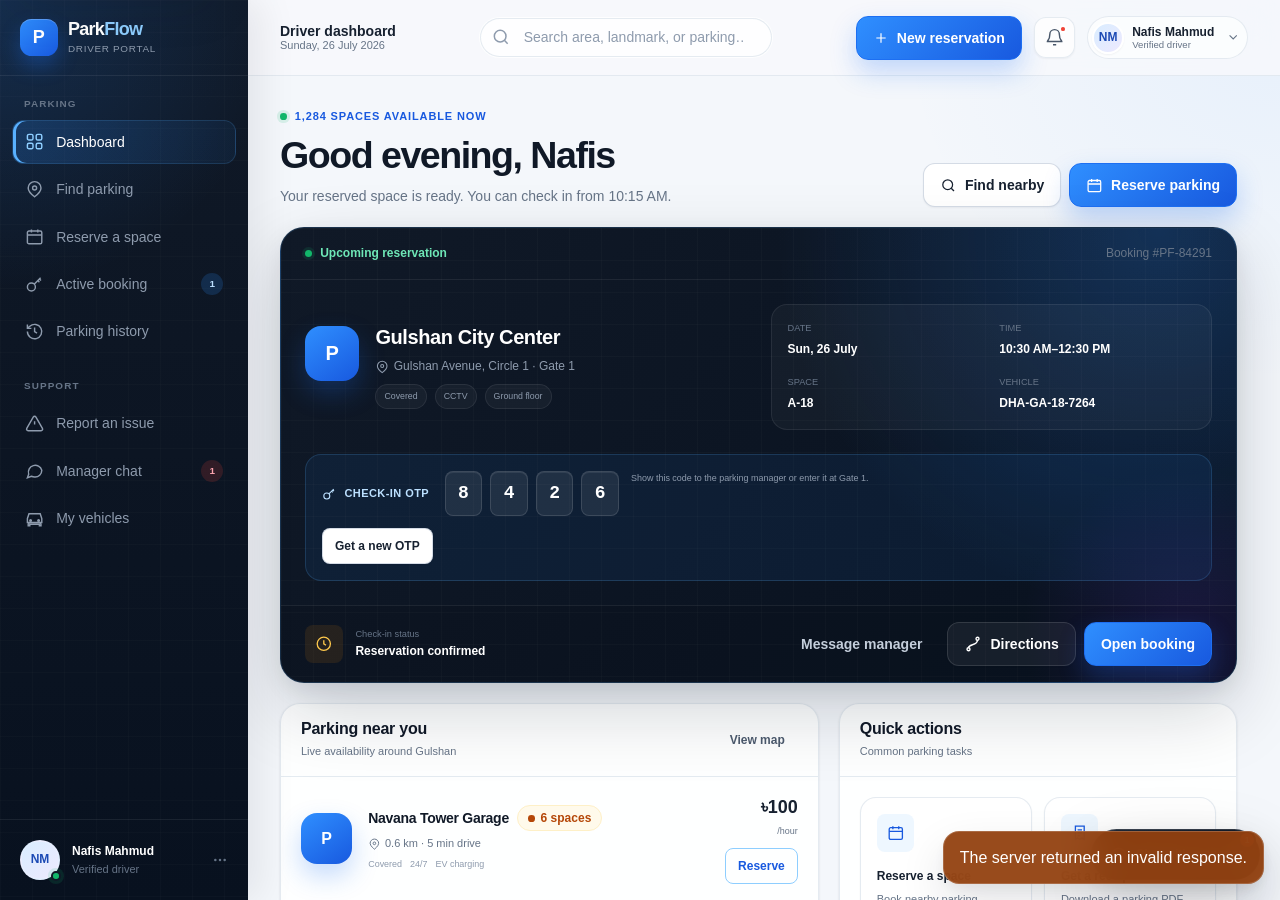
<file: driver.html>
<!doctype html>
<html lang="en">
  <head>
    <meta charset="utf-8" />
    <meta name="viewport" content="width=device-width, initial-scale=1" />
    <meta
      name="description"
      content="ParkFlow driver portal for live parking availability, reservations, secure OTP access, issue reporting, receipts, and manager chat."
    />
    <meta name="theme-color" content="#101927" />
    <title>Driver Dashboard — ParkFlow</title>
    <link rel="stylesheet" href="style.css" />
    <link rel="stylesheet" href="dashboard.css?v=4" />
    <link rel="stylesheet" href="driver.css?v=4" />
  </head>

  <body class="dashboard-page driver-portal">
    <svg class="svg-sprite" aria-hidden="true">
      <symbol id="d-grid" viewBox="0 0 24 24">
        <rect x="3" y="3" width="7" height="7" rx="2"></rect>
        <rect x="14" y="3" width="7" height="7" rx="2"></rect>
        <rect x="3" y="14" width="7" height="7" rx="2"></rect>
        <rect x="14" y="14" width="7" height="7" rx="2"></rect>
      </symbol>
      <symbol id="d-search" viewBox="0 0 24 24">
        <circle cx="11" cy="11" r="7"></circle>
        <path d="m20 20-4-4"></path>
      </symbol>
      <symbol id="d-pin" viewBox="0 0 24 24">
        <path d="M20 10c0 5-8 11-8 11S4 15 4 10a8 8 0 1 1 16 0Z"></path>
        <circle cx="12" cy="10" r="2.5"></circle>
      </symbol>
      <symbol id="d-calendar" viewBox="0 0 24 24">
        <rect x="3" y="5" width="18" height="16" rx="2"></rect>
        <path d="M16 3v4M8 3v4M3 10h18"></path>
      </symbol>
      <symbol id="d-history" viewBox="0 0 24 24">
        <path d="M3 12a9 9 0 1 0 3-6.7L3 8"></path>
        <path d="M3 3v5h5M12 7v5l3 2"></path>
      </symbol>
      <symbol id="d-alert" viewBox="0 0 24 24">
        <path
          d="M10.3 3.8 2.2 18a2 2 0 0 0 1.7 3h16.2a2 2 0 0 0 1.7-3L13.7 3.8a2 2 0 0 0-3.4 0Z"
        ></path>
        <path d="M12 9v4M12 17h.01"></path>
      </symbol>
      <symbol id="d-chat" viewBox="0 0 24 24">
        <path
          d="M21 11.5a8.4 8.4 0 0 1-9 8.5 9.8 9.8 0 0 1-4-.9L3 21l1.6-4.6A8.5 8.5 0 1 1 21 11.5Z"
        ></path>
      </symbol>
      <symbol id="d-car" viewBox="0 0 24 24">
        <path
          d="m5 17-1 2v2h2v-2h12v2h2v-2l-1-2M3 12l2-6h14l2 6v5H3v-5Z"
        ></path>
        <circle cx="7" cy="14.5" r="1"></circle>
        <circle cx="17" cy="14.5" r="1"></circle>
      </symbol>
      <symbol id="d-bell" viewBox="0 0 24 24">
        <path
          d="M18 8a6 6 0 0 0-12 0c0 7-3 7-3 9h18c0-2-3-2-3-9M10 21h4"
        ></path>
      </symbol>
      <symbol id="d-menu" viewBox="0 0 24 24">
        <path d="M4 7h16M4 12h16M4 17h16"></path>
      </symbol>
      <symbol id="d-close" viewBox="0 0 24 24">
        <path d="m6 6 12 12M18 6 6 18"></path>
      </symbol>
      <symbol id="d-more" viewBox="0 0 24 24">
        <circle cx="5" cy="12" r="1"></circle>
        <circle cx="12" cy="12" r="1"></circle>
        <circle cx="19" cy="12" r="1"></circle>
      </symbol>
      <symbol id="d-arrow-up" viewBox="0 0 24 24">
        <path d="m18 15-6-6-6 6"></path>
      </symbol>
      <symbol id="d-arrow-down" viewBox="0 0 24 24">
        <path d="m6 9 6 6 6-6"></path>
      </symbol>
      <symbol id="d-arrow-right" viewBox="0 0 24 24">
        <path d="M5 12h14M13 6l6 6-6 6"></path>
      </symbol>
      <symbol id="d-clock" viewBox="0 0 24 24">
        <circle cx="12" cy="12" r="9"></circle>
        <path d="M12 7v5l3 2"></path>
      </symbol>
      <symbol id="d-key" viewBox="0 0 24 24">
        <circle cx="8" cy="15" r="5"></circle>
        <path d="m11.5 11.5 8-8M16 7l2 2M18 5l2 2"></path>
      </symbol>
      <symbol id="d-check" viewBox="0 0 24 24">
        <path d="m5 12 4 4L19 6"></path>
      </symbol>
      <symbol id="d-download" viewBox="0 0 24 24">
        <path d="M12 3v12M7 10l5 5 5-5M5 21h14"></path>
      </symbol>
      <symbol id="d-filter" viewBox="0 0 24 24">
        <path d="M4 5h16M7 12h10M10 19h4"></path>
      </symbol>
      <symbol id="d-route" viewBox="0 0 24 24">
        <circle cx="6" cy="19" r="2"></circle>
        <circle cx="18" cy="5" r="2"></circle>
        <path d="M6 17c0-5 12-3 12-10"></path>
      </symbol>
      <symbol id="d-shield" viewBox="0 0 24 24">
        <path
          d="M12 3 5 6v5c0 4.6 2.8 8.7 7 10 4.2-1.3 7-5.4 7-10V6l-7-3Z"
        ></path>
        <path d="m9 12 2 2 4-4"></path>
      </symbol>
      <symbol id="d-receipt" viewBox="0 0 24 24">
        <path d="M6 3h12v18l-3-2-3 2-3-2-3 2V3Z"></path>
        <path d="M9 8h6M9 12h6M9 16h3"></path>
      </symbol>
      <symbol id="d-phone" viewBox="0 0 24 24">
        <path
          d="M22 16.9v3a2 2 0 0 1-2.2 2 19.8 19.8 0 0 1-8.6-3.1 19.5 19.5 0 0 1-6-6A19.8 19.8 0 0 1 2.1 4.2 2 2 0 0 1 4.1 2h3a2 2 0 0 1 2 1.7c.1 1 .4 2 .7 2.8a2 2 0 0 1-.4 2.1L8.1 9.9a16 16 0 0 0 6 6l1.3-1.3a2 2 0 0 1 2.1-.4 13 13 0 0 0 2.8.7 2 2 0 0 1 1.7 2Z"
        ></path>
      </symbol>
      <symbol id="d-attach" viewBox="0 0 24 24">
        <path
          d="m21.4 11.6-8.9 8.9a6 6 0 0 1-8.5-8.5l9.6-9.6a4 4 0 0 1 5.7 5.7l-9.6 9.6a2 2 0 0 1-2.8-2.8l8.9-8.9"
        ></path>
      </symbol>
      <symbol id="d-send" viewBox="0 0 24 24">
        <path d="m22 2-7 20-4-9-9-4 20-7Z"></path>
        <path d="M22 2 11 13"></path>
      </symbol>
      <symbol id="d-info" viewBox="0 0 24 24">
        <circle cx="12" cy="12" r="9"></circle>
        <path d="M12 11v5M12 8h.01"></path>
      </symbol>
      <symbol id="d-plus" viewBox="0 0 24 24">
        <path d="M12 5v14M5 12h14"></path>
      </symbol>
      <symbol id="d-user" viewBox="0 0 24 24">
        <circle cx="12" cy="8" r="4"></circle>
        <path d="M4 21a8 8 0 0 1 16 0"></path>
      </symbol>
      <symbol id="d-settings" viewBox="0 0 24 24">
        <circle cx="12" cy="12" r="3"></circle>
        <path
          d="M19 12a7 7 0 0 0-.1-1l2-1.5-2-3.5-2.5 1A7 7 0 0 0 14.7 6L14.4 3h-4.8l-.3 3A7 7 0 0 0 7.6 7L5.1 6l-2 3.5 2 1.5a7 7 0 0 0 0 2l-2 1.5 2 3.5 2.5-1a7 7 0 0 0 1.7 1l.3 3h4.8l.3-3a7 7 0 0 0 1.7-1l2.5 1 2-3.5-2-1.5a7 7 0 0 0 .1-1Z"
        ></path>
      </symbol>
      <symbol id="d-log-out" viewBox="0 0 24 24">
        <path
          d="M10 17l5-5-5-5M15 12H3M15 3h4a2 2 0 0 1 2 2v14a2 2 0 0 1-2 2h-4"
        ></path>
      </symbol>
    </svg>

    <a class="skip-link" href="#driver-main">Skip to driver dashboard</a>

    <div class="app-shell">
      <aside class="dashboard-sidebar" aria-label="Driver navigation">
        <a
          class="sidebar-brand"
          href="driver.html"
          aria-label="Refresh driver portal"
          ><span class="sidebar-brand__mark">P</span
          ><span class="sidebar-brand__text"
            ><strong>Park<span>Flow</span></strong
            ><small>Driver Portal</small></span
          ></a
        >
        <nav class="sidebar-nav">
          <div class="sidebar-nav__group">
            <span class="sidebar-nav__label">Parking</span>
            <ul class="sidebar-nav__list">
              <li>
                <a class="sidebar-nav__link is-active" href="#overview"
                  ><svg fill="none" stroke="currentColor" stroke-width="1.8">
                    <use href="#d-grid"></use></svg
                  >Dashboard</a
                >
              </li>
              <li>
                <a class="sidebar-nav__link" href="#availability"
                  ><svg fill="none" stroke="currentColor" stroke-width="1.8">
                    <use href="#d-pin"></use></svg
                  >Find parking</a
                >
              </li>
              <li>
                <a class="sidebar-nav__link" href="#reservation"
                  ><svg fill="none" stroke="currentColor" stroke-width="1.8">
                    <use href="#d-calendar"></use></svg
                  >Reserve a space</a
                >
              </li>
              <li>
                <a class="sidebar-nav__link" href="#active-booking"
                  ><svg fill="none" stroke="currentColor" stroke-width="1.8">
                    <use href="#d-key"></use></svg
                  >Active booking<span class="sidebar-nav__count">1</span></a
                >
              </li>
              <li>
                <a class="sidebar-nav__link" href="#history"
                  ><svg fill="none" stroke="currentColor" stroke-width="1.8">
                    <use href="#d-history"></use></svg
                  >Parking history</a
                >
              </li>
            </ul>
          </div>
          <div class="sidebar-nav__group">
            <span class="sidebar-nav__label">Support</span>
            <ul class="sidebar-nav__list">
              <li>
                <a class="sidebar-nav__link" href="#issues"
                  ><svg fill="none" stroke="currentColor" stroke-width="1.8">
                    <use href="#d-alert"></use></svg
                  >Report an issue</a
                >
              </li>
              <li>
                <a class="sidebar-nav__link" href="#messages"
                  ><svg fill="none" stroke="currentColor" stroke-width="1.8">
                    <use href="#d-chat"></use></svg
                  >Manager chat<span
                    class="sidebar-nav__count sidebar-nav__count--danger"
                    >1</span
                  ></a
                >
              </li>
              <li>
                <a class="sidebar-nav__link" href="#vehicles"
                  ><svg fill="none" stroke="currentColor" stroke-width="1.8">
                    <use href="#d-car"></use></svg
                  >My vehicles</a
                >
              </li>
            </ul>
          </div>
        </nav>
        <div class="driver-wallet" hidden>
          <span class="driver-wallet__icon">৳</span>
          <span><small>ParkFlow balance</small><strong>৳1,250</strong></span>
          <button
            data-action="wallet-info"
            type="button"
            aria-label="Add funds"
          >
            <svg fill="none" stroke="currentColor" stroke-width="2">
              <use href="#d-plus"></use>
            </svg>
          </button>
        </div>
        <div class="sidebar-footer">
          <a class="sidebar-profile" href="#profile"
            ><span class="sidebar-profile__avatar"
              ><span class="avatar">NM</span
              ><span class="live-dot"></span></span
            ><span class="sidebar-profile__text"
              ><strong class="driver-name">Nafis Mahmud</strong
              ><small>Verified driver</small></span
            ><svg fill="none" stroke="currentColor" stroke-width="1.8">
              <use href="#d-more"></use></svg
          ></a>
        </div>
      </aside>

      <main class="dashboard-main" id="driver-main">
        <header class="dashboard-topbar">
          <div class="topbar-start">
            <details class="mobile-sidebar">
              <summary class="topbar-icon" aria-label="Open navigation">
                <svg fill="none" stroke="currentColor" stroke-width="2">
                  <use href="#d-menu"></use>
                </svg>
              </summary>
              <span class="mobile-sidebar__backdrop"></span>
              <div class="mobile-sidebar__panel">
                <div class="mobile-sidebar__header">
                  <a
                    class="sidebar-brand"
                    href="driver.html"
                    aria-label="Refresh driver portal"
                    ><span class="sidebar-brand__mark">P</span
                    ><span class="sidebar-brand__text"
                      ><strong>Park<span>Flow</span></strong
                      ><small>Driver Portal</small></span
                    ></a
                  ><span class="mobile-sidebar__close"
                    ><svg fill="none" stroke="currentColor" stroke-width="2">
                      <use href="#d-close"></use></svg
                  ></span>
                </div>
                <nav class="sidebar-nav" aria-label="Mobile driver navigation">
                  <div class="sidebar-nav__group">
                    <span class="sidebar-nav__label">Parking</span>
                    <ul class="sidebar-nav__list">
                      <li>
                        <a class="sidebar-nav__link is-active" href="#overview"
                          ><svg
                            fill="none"
                            stroke="currentColor"
                            stroke-width="1.8"
                          >
                            <use href="#d-grid"></use></svg
                          >Dashboard</a
                        >
                      </li>
                      <li>
                        <a class="sidebar-nav__link" href="#availability"
                          ><svg
                            fill="none"
                            stroke="currentColor"
                            stroke-width="1.8"
                          >
                            <use href="#d-pin"></use></svg
                          >Find parking</a
                        >
                      </li>
                      <li>
                        <a class="sidebar-nav__link" href="#reservation"
                          ><svg
                            fill="none"
                            stroke="currentColor"
                            stroke-width="1.8"
                          >
                            <use href="#d-calendar"></use></svg
                          >Reserve a space</a
                        >
                      </li>
                      <li>
                        <a class="sidebar-nav__link" href="#active-booking"
                          ><svg
                            fill="none"
                            stroke="currentColor"
                            stroke-width="1.8"
                          >
                            <use href="#d-key"></use></svg
                          >Active booking</a
                        >
                      </li>
                      <li>
                        <a class="sidebar-nav__link" href="#history"
                          ><svg
                            fill="none"
                            stroke="currentColor"
                            stroke-width="1.8"
                          >
                            <use href="#d-history"></use></svg
                          >Parking history</a
                        >
                      </li>
                      <li>
                        <a class="sidebar-nav__link" href="#issues"
                          ><svg
                            fill="none"
                            stroke="currentColor"
                            stroke-width="1.8"
                          >
                            <use href="#d-alert"></use></svg
                          >Report an issue</a
                        >
                      </li>
                      <li>
                        <a class="sidebar-nav__link" href="#messages"
                          ><svg
                            fill="none"
                            stroke="currentColor"
                            stroke-width="1.8"
                          >
                            <use href="#d-chat"></use></svg
                          >Manager chat</a
                        >
                      </li>
                      <li>
                        <a class="sidebar-nav__link" href="#vehicles"
                          ><svg
                            fill="none"
                            stroke="currentColor"
                            stroke-width="1.8"
                          >
                            <use href="#d-car"></use></svg
                          >My vehicles</a
                        >
                      </li>
                    </ul>
                  </div>
                </nav>
              </div>
            </details>
            <div class="topbar-context">
              <strong>Driver dashboard</strong
              ><small>Sunday, 26 July 2026</small>
            </div>
          </div>
          <form class="topbar-search input-group search-input" role="search">
            <span class="input-group__icon"
              ><svg fill="none" stroke="currentColor" stroke-width="1.8">
                <use href="#d-search"></use></svg></span
            ><label class="sr-only" for="driver-search"
              >Search parking locations</label
            ><input
              class="input"
              id="driver-search"
              type="search"
              placeholder="Search area, landmark, or parking…"
            />
          </form>
          <div class="topbar-actions">
            <a class="btn btn--primary topbar-reserve" href="#reservation"
              ><svg fill="none" stroke="currentColor" stroke-width="1.8">
                <use href="#d-plus"></use></svg
              >New reservation</a
            >
            <details class="topbar-details">
              <summary class="topbar-icon" aria-label="View notifications">
                <svg fill="none" stroke="currentColor" stroke-width="1.8">
                  <use href="#d-bell"></use></svg
                ><span class="topbar-icon__dot"></span>
              </summary>
              <section class="topbar-popover" aria-label="Driver notifications">
                <header class="topbar-popover__header">
                  <h2>Notifications</h2>
                  <button data-action="notifications-read" type="button">
                    Mark all read
                  </button>
                </header>
                <div class="notification-list">
                  <a class="notification-item is-unread" href="#active-booking"
                    ><span class="notification-item__icon"
                      ><svg
                        fill="none"
                        stroke="currentColor"
                        stroke-width="1.8"
                      >
                        <use href="#d-key"></use></svg></span
                    ><span class="notification-item__body"
                      ><strong>Your space is ready</strong>
                      <p>Use OTP 8426 at Gulshan City Center.</p>
                      <time>2 min ago</time></span
                    ><span class="notification-item__unread"></span
                  ></a>
                  <a class="notification-item is-unread" href="#messages"
                    ><span
                      class="notification-item__icon notification-item__icon--success"
                      ><svg
                        fill="none"
                        stroke="currentColor"
                        stroke-width="1.8"
                      >
                        <use href="#d-chat"></use></svg></span
                    ><span class="notification-item__body"
                      ><strong>Message from Mahmudul</strong>
                      <p>Gate 1 is on the north entrance.</p>
                      <time>5 min ago</time></span
                    ><span class="notification-item__unread"></span
                  ></a>
                  <a class="notification-item" href="#history"
                    ><span class="notification-item__icon"
                      ><svg
                        fill="none"
                        stroke="currentColor"
                        stroke-width="1.8"
                      >
                        <use href="#d-receipt"></use></svg></span
                    ><span class="notification-item__body"
                      ><strong>Receipt available</strong>
                      <p>Your Police Plaza receipt is ready.</p>
                      <time>Yesterday</time></span
                    ></a
                  >
                </div>
              </section>
            </details>
            <details class="topbar-details">
              <summary class="topbar-profile">
                <span class="avatar avatar--sm">NM</span
                ><span class="topbar-profile__text"
                  ><strong class="driver-name">Nafis Mahmud</strong
                  ><small>Verified driver</small></span
                ><svg fill="none" stroke="currentColor" stroke-width="1.8">
                  <use href="#d-arrow-down"></use>
                </svg>
              </summary>
              <nav
                class="topbar-popover profile-popover"
                aria-label="Profile options"
              >
                <a href="#profile"
                  ><svg fill="none" stroke="currentColor" stroke-width="1.8">
                    <use href="#d-user"></use></svg
                  >My profile</a
                ><a href="#vehicles"
                  ><svg fill="none" stroke="currentColor" stroke-width="1.8">
                    <use href="#d-car"></use></svg
                  >My vehicles</a
                ><a href="#profile"
                  ><svg fill="none" stroke="currentColor" stroke-width="1.8">
                    <use href="#d-settings"></use></svg
                  >Settings</a
                >
                <hr />
                <a href="index.html"
                  ><svg fill="none" stroke="currentColor" stroke-width="1.8">
                    <use href="#d-log-out"></use></svg
                  >Sign out</a
                >
              </nav>
            </details>
          </div>
        </header>

        <div class="dashboard-content app-views">
          <section
            class="driver-section is-view-active"
            id="overview"
            aria-labelledby="driver-overview-title"
          >
            <header class="page-header">
              <div class="page-header__copy">
                <span class="page-header__eyebrow"
                  ><span class="live-dot"></span>1,284 spaces available
                  now</span
                >
                <h1 id="driver-overview-title">Good evening, Nafis</h1>
                <p>
                  Your reserved space is ready. You can check in from 10:15 AM.
                </p>
              </div>
              <div class="page-header__actions">
                <a class="btn btn--secondary" href="#availability"
                  ><svg fill="none" stroke="currentColor" stroke-width="1.8">
                    <use href="#d-search"></use></svg
                  >Find nearby</a
                ><a class="btn btn--primary" href="#reservation"
                  ><svg fill="none" stroke="currentColor" stroke-width="1.8">
                    <use href="#d-calendar"></use></svg
                  >Reserve parking</a
                >
              </div>
            </header>

            <article
              class="active-booking-card"
              id="overview-active-booking"
              data-active-booking-card
            >
              <div class="active-booking-card__glow"></div>
              <header class="active-booking-card__header">
                <span class="active-booking-card__status"
                  ><span class="live-dot"></span>Upcoming reservation</span
                ><span>Booking #PF-84291</span>
              </header>
              <div class="active-booking-card__body">
                <div class="booking-location">
                  <span class="booking-location__mark">P</span>
                  <div>
                    <h2>Gulshan City Center</h2>
                    <p>
                      <svg fill="none" stroke="currentColor" stroke-width="1.8">
                        <use href="#d-pin"></use></svg
                      >Gulshan Avenue, Circle 1 · Gate 1
                    </p>
                    <div class="booking-location__features">
                      <span>Covered</span><span>CCTV</span
                      ><span>Ground floor</span>
                    </div>
                  </div>
                </div>
                <dl class="booking-details">
                  <div>
                    <dt>Date</dt>
                    <dd>Sun, 26 July</dd>
                  </div>
                  <div>
                    <dt>Time</dt>
                    <dd>10:30 AM–12:30 PM</dd>
                  </div>
                  <div>
                    <dt>Space</dt>
                    <dd>A-18</dd>
                  </div>
                  <div>
                    <dt>Vehicle</dt>
                    <dd>DHA-GA-18-7264</dd>
                  </div>
                </dl>
                <div class="booking-otp">
                  <span class="booking-otp__label"
                    ><svg fill="none" stroke="currentColor" stroke-width="1.8">
                      <use href="#d-key"></use></svg
                    >Check-in OTP</span
                  >
                  <strong
                    ><span>8</span><span>4</span><span>2</span
                    ><span>6</span></strong
                  >
                  <small
                    >Show this code to the parking manager or enter it at Gate
                    1.</small
                  ><button
                    class="btn btn--secondary btn--sm"
                    data-action="refresh-otp"
                    type="button"
                  >
                    Get a new OTP
                  </button>
                </div>
              </div>
              <footer class="active-booking-card__footer">
                <div class="arrival-countdown">
                  <span class="arrival-countdown__icon"
                    ><svg fill="none" stroke="currentColor" stroke-width="1.8">
                      <use href="#d-clock"></use></svg></span
                  ><span
                    ><small>Check-in status</small
                    ><strong>Reservation confirmed</strong></span
                  >
                </div>
                <div>
                  <a class="btn btn--ghost" href="#messages">Message manager</a
                  ><button
                    class="btn btn--secondary"
                    data-action="directions"
                    type="button"
                  >
                    <svg fill="none" stroke="currentColor" stroke-width="1.8">
                      <use href="#d-route"></use></svg
                    >Directions</button
                  ><button
                    class="btn btn--primary"
                    data-action="booking-details"
                    type="button"
                  >
                    Open booking
                  </button><button
                    class="btn btn--danger"
                    data-action="cancel-booking"
                    type="button"
                    hidden
                  >
                    Cancel booking
                  </button>
                </div>
              </footer>
            </article>

            <div class="dashboard-grid dashboard-grid--wide-aside">
              <article class="dashboard-panel">
                <header class="panel-header">
                  <div class="panel-header__copy">
                    <h2>Parking near you</h2>
                    <p>Live availability around Gulshan</p>
                  </div>
                  <a class="btn btn--ghost btn--sm" href="#availability"
                    >View map</a
                  >
                </header>
                <div class="nearby-list">
                  <article class="nearby-item">
                    <span class="nearby-item__visual nearby-item__visual--blue"
                      >P</span
                    >
                    <div class="nearby-item__body">
                      <div>
                        <h3>Navana Tower Garage</h3>
                        <span class="badge badge--warning badge--dot"
                          >6 spaces</span
                        >
                      </div>
                      <p>
                        <svg
                          fill="none"
                          stroke="currentColor"
                          stroke-width="1.8"
                        >
                          <use href="#d-pin"></use></svg
                        >0.6 km · 5 min drive
                      </p>
                      <div>
                        <span>Covered</span><span>24/7</span
                        ><span>EV charging</span>
                      </div>
                    </div>
                    <div class="nearby-item__price">
                      <strong>৳100</strong><span>/hour</span
                      ><a class="btn btn--outline btn--sm" href="#reservation"
                        >Reserve</a
                      >
                    </div>
                  </article>
                  <article class="nearby-item">
                    <span class="nearby-item__visual nearby-item__visual--green"
                      >P</span
                    >
                    <div class="nearby-item__body">
                      <div>
                        <h3>Lakeview Smart Parking</h3>
                        <span class="badge badge--free badge--dot"
                          >24 spaces</span
                        >
                      </div>
                      <p>
                        <svg
                          fill="none"
                          stroke="currentColor"
                          stroke-width="1.8"
                        >
                          <use href="#d-pin"></use></svg
                        >0.9 km · 7 min drive
                      </p>
                      <div>
                        <span>Open air</span><span>Security</span
                        ><span>Well lit</span>
                      </div>
                    </div>
                    <div class="nearby-item__price">
                      <strong>৳70</strong><span>/hour</span
                      ><a class="btn btn--outline btn--sm" href="#reservation"
                        >Reserve</a
                      >
                    </div>
                  </article>
                  <article class="nearby-item">
                    <span
                      class="nearby-item__visual nearby-item__visual--violet"
                      >P</span
                    >
                    <div class="nearby-item__body">
                      <div>
                        <h3>Police Plaza Parking</h3>
                        <span class="badge badge--free badge--dot"
                          >18 spaces</span
                        >
                      </div>
                      <p>
                        <svg
                          fill="none"
                          stroke="currentColor"
                          stroke-width="1.8"
                        >
                          <use href="#d-pin"></use></svg
                        >1.2 km · 9 min drive
                      </p>
                      <div>
                        <span>Covered</span><span>CCTV</span><span>Lift</span>
                      </div>
                    </div>
                    <div class="nearby-item__price">
                      <strong>৳60</strong><span>/hour</span
                      ><a class="btn btn--outline btn--sm" href="#reservation"
                        >Reserve</a
                      >
                    </div>
                  </article>
                </div>
              </article>
              <aside class="dashboard-panel">
                <header class="panel-header">
                  <div class="panel-header__copy">
                    <h2>Quick actions</h2>
                    <p>Common parking tasks</p>
                  </div>
                </header>
                <div class="panel-body quick-actions">
                  <a class="quick-action" href="#reservation"
                    ><span
                      ><svg
                        fill="none"
                        stroke="currentColor"
                        stroke-width="1.8"
                      >
                        <use href="#d-calendar"></use></svg></span
                    ><span class="quick-action__label"
                      ><strong>Reserve a space</strong
                      ><small>Book nearby parking</small></span
                    ></a
                  >
                  <a class="quick-action" href="#history"
                    ><span
                      ><svg
                        fill="none"
                        stroke="currentColor"
                        stroke-width="1.8"
                      >
                        <use href="#d-receipt"></use></svg></span
                    ><span class="quick-action__label"
                      ><strong>Get a receipt</strong
                      ><small>Download a parking PDF</small></span
                    ></a
                  >
                  <a class="quick-action" href="#issues"
                    ><span
                      ><svg
                        fill="none"
                        stroke="currentColor"
                        stroke-width="1.8"
                      >
                        <use href="#d-alert"></use></svg></span
                    ><span class="quick-action__label"
                      ><strong>Report an issue</strong
                      ><small>Tell us what happened</small></span
                    ></a
                  >
                  <a class="quick-action" href="#messages"
                    ><span
                      ><svg
                        fill="none"
                        stroke="currentColor"
                        stroke-width="1.8"
                      >
                        <use href="#d-chat"></use></svg></span
                    ><span class="quick-action__label"
                      ><strong>Chat with manager</strong
                      ><small>Get location support</small></span
                    ></a
                  >
                </div>
              </aside>
            </div>
          </section>

          <section
            class="driver-section"
            id="active-booking"
            aria-labelledby="active-booking-title"
          >
            <header class="driver-section-heading">
              <div>
                <span>Current reservation</span>
                <h2 id="active-booking-title">Active booking</h2>
                <p>
                  View your booking details, refresh the check-in OTP, or get
                  directions to the parking location.
                </p>
              </div>
              <a class="btn btn--secondary" href="#reservation"
                >Reserve another space</a
              >
            </header>
            <article class="active-booking-card" data-active-booking-card>
              <div class="active-booking-card__glow"></div>
              <header class="active-booking-card__header">
                <span class="active-booking-card__status"
                  ><span class="live-dot"></span>Upcoming reservation</span
                ><span>Booking</span>
              </header>
              <div class="active-booking-card__body">
                <div class="booking-location">
                  <span class="booking-location__mark">P</span>
                  <div>
                    <h2>Loading your booking…</h2>
                    <p>
                      <svg fill="none" stroke="currentColor" stroke-width="1.8">
                        <use href="#d-pin"></use></svg
                      >Parking location
                    </p>
                    <div class="booking-location__features">
                      <span>Live booking</span><span>Secure entry</span
                      ><span>Manager support</span>
                    </div>
                  </div>
                </div>
                <dl class="booking-details">
                  <div>
                    <dt>Date</dt>
                    <dd>—</dd>
                  </div>
                  <div>
                    <dt>Time</dt>
                    <dd>—</dd>
                  </div>
                  <div>
                    <dt>Space</dt>
                    <dd>—</dd>
                  </div>
                  <div>
                    <dt>Vehicle</dt>
                    <dd>—</dd>
                  </div>
                </dl>
                <div class="booking-otp">
                  <span class="booking-otp__label"
                    ><svg fill="none" stroke="currentColor" stroke-width="1.8">
                      <use href="#d-key"></use></svg
                    >Check-in OTP</span
                  ><strong
                    ><span>•</span><span>•</span><span>•</span
                    ><span>•</span></strong
                  ><small
                    >Request a new code before you arrive at the gate.</small
                  ><button
                    class="btn btn--secondary btn--sm"
                    data-action="refresh-otp"
                    type="button"
                  >
                    Get a new OTP
                  </button>
                </div>
              </div>
              <footer class="active-booking-card__footer">
                <div class="arrival-countdown">
                  <span class="arrival-countdown__icon"
                    ><svg fill="none" stroke="currentColor" stroke-width="1.8">
                      <use href="#d-clock"></use></svg></span
                  ><span
                    ><small>Check-in status</small
                    ><strong>Reservation confirmed</strong></span
                  >
                </div>
                <div>
                  <a class="btn btn--ghost" href="#messages">Message manager</a
                  ><button
                    class="btn btn--secondary"
                    data-action="directions"
                    type="button"
                  >
                    <svg fill="none" stroke="currentColor" stroke-width="1.8">
                      <use href="#d-route"></use></svg
                    >Directions</button
                  ><button
                    class="btn btn--primary"
                    data-action="booking-details"
                    type="button"
                  >
                    Open booking
                  </button><button
                    class="btn btn--danger"
                    data-action="cancel-booking"
                    type="button"
                    hidden
                  >
                    Cancel booking
                  </button>
                </div>
              </footer>
            </article>
          </section>

          <section
            class="driver-section"
            id="profile"
            aria-labelledby="profile-title"
          >
            <header class="driver-section-heading">
              <div>
                <span>Driver account</span>
                <h2 id="profile-title">My profile</h2>
                <p>
                  Keep your contact details and parking preferences up to date.
                </p>
              </div>
              <a class="btn btn--secondary" href="#overview"
                >Back to dashboard</a
              >
            </header>

            <div class="profile-layout">
              <form
                class="dashboard-panel profile-details-form"
                id="driver-profile-form"
              >
                <header class="profile-identity">
                  <span class="profile-identity__avatar"
                    >NM<span class="live-dot"></span
                  ></span>
                  <span
                    ><small>Verified driver</small>
                    <h3 class="driver-name">Nafis Mahmud</h3>
                    <p>Member since January 2025</p></span
                  >
                  <span class="badge badge--success badge--dot"
                    >Account verified</span
                  >
                </header>
                <div class="panel-body form">
                  <div class="form-row">
                    <div class="form-field">
                      <label class="form-label" for="driver-profile-name"
                        >Full name</label
                      ><input
                        class="input"
                        id="driver-profile-name"
                        name="name"
                        type="text"
                        value="Nafis Mahmud"
                        required
                      />
                    </div>
                    <div class="form-field">
                      <label class="form-label" for="driver-profile-phone"
                        >Mobile number</label
                      ><input
                        class="input"
                        id="driver-profile-phone"
                        name="phone"
                        type="tel"
                        value="+880 1712-345678"
                        required
                      />
                    </div>
                  </div>
                  <div class="form-row">
                    <div class="form-field">
                      <label class="form-label" for="driver-profile-email"
                        >Email address</label
                      ><input
                        class="input"
                        id="driver-profile-email"
                        name="email"
                        type="email"
                        value="nafis.mahmud@email.com"
                        required
                      />
                    </div>
                    <div class="form-field">
                      <label class="form-label" for="driver-profile-city"
                        >Home area</label
                      ><input
                        class="input"
                        id="driver-profile-city"
                        name="city"
                        type="text"
                        value="Gulshan, Dhaka"
                      />
                    </div>
                  </div>
                  <div class="form-row">
                    <div class="form-field">
                      <label class="form-label" for="driver-profile-contact"
                        >Emergency contact</label
                      ><input
                        class="input"
                        id="driver-profile-contact"
                        name="emergencyContact"
                        type="tel"
                        value="+880 1810-123456"
                      />
                    </div>
                    <div class="form-field">
                      <label class="form-label" for="driver-profile-language"
                        >Preferred language</label
                      ><select
                        class="select"
                        id="driver-profile-language"
                        name="language"
                      >
                        <option>English</option>
                        <option>বাংলা</option>
                      </select>
                    </div>
                  </div>
                  <label class="check-control"
                    ><input
                      id="driver-profile-updates"
                      name="updates"
                      type="checkbox"
                      checked
                    />Receive booking updates and parking reminders by
                    SMS.</label
                  >
                </div>
                <footer class="profile-details-form__footer">
                  <button class="btn btn--secondary" type="reset">
                    Reset changes</button
                  ><button class="btn btn--primary" type="submit">
                    <svg fill="none" stroke="currentColor" stroke-width="1.8">
                      <use href="#d-check"></use></svg
                    >Save profile
                  </button>
                </footer>
              </form>

              <aside class="profile-summary">
                <article class="dashboard-panel profile-summary__card">
                  <header>
                    <span class="profile-summary__icon"
                      ><svg
                        fill="none"
                        stroke="currentColor"
                        stroke-width="1.8"
                      >
                        <use href="#d-shield"></use></svg></span
                    ><span
                      ><small>Account status</small
                      ><strong>Verified driver</strong></span
                    >
                  </header>
                  <dl>
                    <div>
                      <dt>Phone number</dt>
                      <dd>
                        <span class="badge badge--success">Verified</span>
                      </dd>
                    </div>
                    <div>
                      <dt>Email address</dt>
                      <dd>
                        <span class="badge badge--success">Verified</span>
                      </dd>
                    </div>
                    <div>
                      <dt>Primary vehicle</dt>
                      <dd>Toyota Premio</dd>
                    </div>
                  </dl>
                </article>
                <article class="dashboard-panel profile-summary__card">
                  <header>
                    <span
                      class="profile-summary__icon profile-summary__icon--violet"
                      ><svg
                        fill="none"
                        stroke="currentColor"
                        stroke-width="1.8"
                      >
                        <use href="#d-history"></use></svg></span
                    ><span
                      ><small>Parking activity</small
                      ><strong>14 completed sessions</strong></span
                    >
                  </header>
                  <div class="profile-stats">
                    <span
                      ><small>Total parking time</small
                      ><strong>31h 45m</strong></span
                    ><span
                      ><small>Saved this month</small
                      ><strong>৳240</strong></span
                    >
                  </div>
                  <a class="btn btn--outline btn--sm" href="#history"
                    >View parking history</a
                  >
                </article>
                <article class="profile-help">
                  <svg fill="none" stroke="currentColor" stroke-width="1.8">
                    <use href="#d-phone"></use></svg
                  ><span
                    ><strong>Need help with your account?</strong
                    ><small>Our support team is available 24/7.</small></span
                  ><a href="#messages">Chat now</a>
                </article>
              </aside>
            </div>
          </section>

          <section
            class="driver-section"
            id="availability"
            aria-labelledby="availability-title"
          >
            <header class="driver-section-heading">
              <div>
                <span>Live availability</span>
                <h2 id="availability-title">Find parking near you</h2>
                <p>
                  Compare current capacity, walking distance, and hourly rates.
                </p>
              </div>
              <span class="availability-sync"
                ><span class="live-dot"></span>Updated 28 seconds ago</span
              >
            </header>
            <article class="dashboard-panel driver-map-browser">
              <form class="driver-map-search">
                <div class="input-group search-input">
                  <span class="input-group__icon"
                    ><svg fill="none" stroke="currentColor" stroke-width="1.8">
                      <use href="#d-search"></use></svg></span
                  ><label class="sr-only" for="availability-search"
                    >Search location</label
                  ><input
                    class="input"
                    id="availability-search"
                    type="search"
                    value="Gulshan, Dhaka"
                  />
                </div>
                <label
                  ><span class="sr-only">Parking date</span
                  ><input class="input" id="availability-date" type="date"
                /></label>
                <label
                  ><span class="sr-only">Arrival time</span
                  ><select class="select">
                    <option>Now</option>
                    <option>11:00 AM</option>
                    <option>11:30 AM</option>
                  </select></label
                >
                <button class="btn btn--dark" type="submit">Search</button>
              </form>
              <div class="driver-map-layout">
                <figure class="driver-live-map">
                  <figcaption class="sr-only">
                    Live parking availability map around Gulshan
                  </figcaption>
                  <span
                    class="driver-live-map__road driver-live-map__road--a"
                  ></span
                  ><span
                    class="driver-live-map__road driver-live-map__road--b"
                  ></span
                  ><span
                    class="driver-live-map__road driver-live-map__road--c"
                  ></span
                  ><span class="driver-live-map__lake"></span>
                  <button
                    class="driver-map-pin driver-map-pin--a"
                    data-action="map-location"
                    data-location-index="0"
                    type="button"
                  >
                    <strong>৳80</strong><small>18 free</small>
                  </button>
                  <button
                    class="driver-map-pin driver-map-pin--b"
                    data-action="map-location"
                    data-location-index="1"
                    type="button"
                  >
                    <strong>৳100</strong><small>6 free</small>
                  </button>
                  <button
                    class="driver-map-pin driver-map-pin--c"
                    data-action="map-location"
                    data-location-index="2"
                    type="button"
                  >
                    <strong>৳70</strong><small>24 free</small>
                  </button>
                  <button
                    class="driver-map-pin driver-map-pin--d"
                    data-action="map-location"
                    data-location-index="3"
                    type="button"
                  >
                    <strong>৳60</strong><small>18 free</small>
                  </button>
                  <span
                    class="driver-map-user"
                    aria-label="Your current location"
                    ><i></i
                  ></span>
                  <span class="driver-map-area driver-map-area--gulshan"
                    >Gulshan</span
                  ><span class="driver-map-area driver-map-area--banani"
                    >Banani</span
                  >
                  <div class="driver-map-controls">
                    <button
                      data-action="map-zoom"
                      type="button"
                      aria-label="Zoom in"
                    >
                      +</button
                    ><button
                      data-action="map-zoom"
                      type="button"
                      aria-label="Zoom out"
                    >
                      −
                    </button>
                  </div>
                </figure>
                <aside class="driver-map-results">
                  <header>
                    <div>
                      <strong>32 locations</strong><span>near Gulshan</span>
                    </div>
                    <select aria-label="Sort results">
                      <option>Recommended</option>
                      <option>Nearest</option>
                      <option>Lowest price</option>
                    </select>
                  </header>
                  <article class="map-result is-selected">
                    <span class="map-result__mark">P</span>
                    <div>
                      <div>
                        <h3>City Center Parking</h3>
                        <span>★ 4.9</span>
                      </div>
                      <p>0.3 km · Covered · CCTV</p>
                      <span class="badge badge--free badge--dot"
                        >18 available</span
                      >
                    </div>
                    <div>
                      <strong>৳80</strong><small>/hr</small
                      ><a href="#reservation">Select</a>
                    </div>
                  </article>
                  <article class="map-result">
                    <span class="map-result__mark map-result__mark--violet"
                      >P</span
                    >
                    <div>
                      <div>
                        <h3>Navana Tower Garage</h3>
                        <span>★ 4.8</span>
                      </div>
                      <p>0.6 km · Underground · 24/7</p>
                      <span class="badge badge--warning badge--dot"
                        >6 available</span
                      >
                    </div>
                    <div>
                      <strong>৳100</strong><small>/hr</small
                      ><a href="#reservation">Select</a>
                    </div>
                  </article>
                  <article class="map-result">
                    <span class="map-result__mark map-result__mark--green"
                      >P</span
                    >
                    <div>
                      <div>
                        <h3>Lakeview Smart Parking</h3>
                        <span>★ 4.7</span>
                      </div>
                      <p>0.9 km · Open air · Security</p>
                      <span class="badge badge--free badge--dot"
                        >24 available</span
                      >
                    </div>
                    <div>
                      <strong>৳70</strong><small>/hr</small
                      ><a href="#reservation">Select</a>
                    </div>
                  </article>
                  <article class="map-result">
                    <span class="map-result__mark map-result__mark--amber"
                      >P</span
                    >
                    <div>
                      <div>
                        <h3>Police Plaza Parking</h3>
                        <span>★ 4.6</span>
                      </div>
                      <p>1.2 km · Covered · Lift</p>
                      <span class="badge badge--free badge--dot"
                        >18 available</span
                      >
                    </div>
                    <div>
                      <strong>৳60</strong><small>/hr</small
                      ><a href="#reservation">Select</a>
                    </div>
                  </article>
                </aside>
              </div>
            </article>
          </section>

          <section
            class="driver-section"
            id="reservation"
            aria-labelledby="reservation-builder-title"
          >
            <header class="driver-section-heading">
              <div>
                <span>New reservation</span>
                <h2 id="reservation-builder-title">
                  Reserve your parking space
                </h2>
                <p>
                  Choose a location, parking slot, arrival time, duration, and
                  vehicle.
                </p>
              </div>
              <span class="badge badge--success badge--dot"
                >Free cancellation until 10:00 AM</span
              >
            </header>
            <div class="reservation-builder">
              <form class="reservation-form">
                <fieldset class="reservation-step">
                  <legend>
                    <span>1</span><strong>Location &amp; date</strong>
                  </legend>
                  <div class="reservation-step__body">
                    <label class="form-field"
                      ><span class="form-label">Parking location</span
                      ><span class="input-group"
                        ><span class="input-group__icon"
                          ><svg
                            fill="none"
                            stroke="currentColor"
                            stroke-width="1.8"
                          >
                            <use href="#d-pin"></use></svg></span
                        ><select
                          class="select"
                          id="reservation-location"
                        ></select></span
                    ></label>
                    <label class="form-field"
                      ><span class="form-label">Parking zone</span
                      ><select class="select" id="reservation-zone" required>
                        <option value="">Select a parking zone</option>
                      </select></label
                    >
                    <div class="form-row">
                      <label class="form-field"
                        ><span class="form-label">Parking date</span
                        ><input
                          class="input"
                          id="reservation-date"
                          type="date"
                          required /></label
                      ><label class="form-field"
                        ><span class="form-label">Arrival time</span
                        ><select class="select" id="reservation-time">
                          <option value="09:00">9:00 AM</option>
                          <option value="10:30">10:30 AM</option>
                          <option value="12:00">12:00 PM</option>
                          <option value="14:00">2:00 PM</option>
                          <option value="16:00">4:00 PM</option>
                          <option value="18:00">6:00 PM</option>
                        </select></label
                      >
                    </div>
                  </div>
                </fieldset>
                <fieldset class="reservation-step">
                  <legend>
                    <span>2</span><strong>Choose your parking slot</strong>
                  </legend>
                  <div class="reservation-step__body">
                    <div class="slot-picker__header">
                      <div>
                        <strong>Zone A · Ground floor</strong
                        ><small>Pick any free slot for your vehicle.</small>
                      </div>
                      <div
                        class="slot-picker__legend"
                        aria-label="Parking slot status legend"
                      >
                        <span><i class="slot-legend__free"></i>Free</span
                        ><span
                          ><i class="slot-legend__occupied"></i>Occupied</span
                        ><span
                          ><i class="slot-legend__reserved"></i>Reserved</span
                        ><span
                          ><i class="slot-legend__blocked"></i>Blocked</span
                        >
                      </div>
                    </div>
                    <div
                      class="slot-grid"
                      role="group"
                      aria-label="Available parking slots"
                    >
                      <button
                        class="slot-button slot-button--free"
                        type="button"
                        data-slot="A-01"
                        data-status="free"
                        aria-pressed="false"
                      >
                        <strong>A-01</strong><small>Free</small>
                      </button>
                      <button
                        class="slot-button slot-button--occupied"
                        type="button"
                        data-slot="A-02"
                        data-status="occupied"
                        aria-label="A-02 occupied"
                        disabled
                      >
                        <strong>A-02</strong><small>Occupied</small>
                      </button>
                      <button
                        class="slot-button slot-button--free"
                        type="button"
                        data-slot="A-03"
                        data-status="free"
                        aria-pressed="false"
                      >
                        <strong>A-03</strong><small>Free</small>
                      </button>
                      <button
                        class="slot-button slot-button--reserved"
                        type="button"
                        data-slot="A-04"
                        data-status="reserved"
                        aria-label="A-04 reserved"
                        disabled
                      >
                        <strong>A-04</strong><small>Reserved</small>
                      </button>
                      <button
                        class="slot-button slot-button--free"
                        type="button"
                        data-slot="A-05"
                        data-status="free"
                        aria-pressed="false"
                      >
                        <strong>A-05</strong><small>Free</small>
                      </button>
                      <button
                        class="slot-button slot-button--blocked"
                        type="button"
                        data-slot="A-06"
                        data-status="blocked"
                        aria-label="A-06 blocked"
                        disabled
                      >
                        <strong>A-06</strong><small>Blocked</small>
                      </button>
                      <button
                        class="slot-button slot-button--occupied"
                        type="button"
                        data-slot="A-07"
                        data-status="occupied"
                        aria-label="A-07 occupied"
                        disabled
                      >
                        <strong>A-07</strong><small>Occupied</small>
                      </button>
                      <button
                        class="slot-button slot-button--free"
                        type="button"
                        data-slot="A-08"
                        data-status="free"
                        aria-pressed="false"
                      >
                        <strong>A-08</strong><small>Free</small>
                      </button>
                      <button
                        class="slot-button slot-button--free"
                        type="button"
                        data-slot="A-09"
                        data-status="free"
                        aria-pressed="false"
                      >
                        <strong>A-09</strong><small>Free</small>
                      </button>
                      <button
                        class="slot-button slot-button--reserved"
                        type="button"
                        data-slot="A-10"
                        data-status="reserved"
                        aria-label="A-10 reserved"
                        disabled
                      >
                        <strong>A-10</strong><small>Reserved</small>
                      </button>
                      <button
                        class="slot-button slot-button--free"
                        type="button"
                        data-slot="A-11"
                        data-status="free"
                        aria-pressed="false"
                      >
                        <strong>A-11</strong><small>Free</small>
                      </button>
                      <button
                        class="slot-button slot-button--occupied"
                        type="button"
                        data-slot="A-12"
                        data-status="occupied"
                        aria-label="A-12 occupied"
                        disabled
                      >
                        <strong>A-12</strong><small>Occupied</small>
                      </button>
                    </div>
                    <p class="slot-picker__hint">
                      <svg fill="none" stroke="currentColor" stroke-width="1.8">
                        <use href="#d-info"></use></svg
                      >Your selected slot will be held for 15 minutes after the
                      reservation starts.
                    </p>
                  </div>
                </fieldset>
                <fieldset class="reservation-step">
                  <legend>
                    <span>3</span><strong>Select duration</strong>
                  </legend>
                  <div class="reservation-step__body">
                    <div class="duration-options">
                      <label
                        ><input type="radio" name="duration" /><span
                          ><strong>1 hour</strong><small>BDT 80</small></span
                        ></label
                      >
                      <label
                        ><input type="radio" name="duration" checked /><span
                          ><strong>2 hours</strong><small>BDT 160</small></span
                        ></label
                      >
                      <label
                        ><input type="radio" name="duration" /><span
                          ><strong>3 hours</strong><small>BDT 240</small></span
                        ></label
                      >
                      <label
                        ><input type="radio" name="duration" /><span
                          ><strong>4 hours</strong><small>BDT 320</small></span
                        ></label
                      >
                    </div>
                    <div class="reservation-time-summary">
                      <span
                        ><svg
                          fill="none"
                          stroke="currentColor"
                          stroke-width="1.8"
                        >
                          <use href="#d-clock"></use></svg
                      ></span>
                      <div>
                        <small>Your parking window</small
                        ><strong>10:30 AM → 12:30 PM</strong>
                      </div>
                      <span class="badge badge--free badge--dot"
                        >18 spaces</span
                      >
                    </div>
                  </div>
                </fieldset>
                <fieldset class="reservation-step">
                  <legend>
                    <span>4</span><strong>Vehicle &amp; preferences</strong>
                  </legend>
                  <div class="reservation-step__body">
                    <div class="vehicle-options">
                      <label
                        ><input type="radio" name="vehicle" checked /><span
                          class="vehicle-option"
                          ><i
                            ><svg
                              fill="none"
                              stroke="currentColor"
                              stroke-width="1.8"
                            >
                              <use href="#d-car"></use></svg></i
                          ><span
                            ><strong>Toyota Premio</strong
                            ><small>DHA-METRO-GA-18-7264</small></span
                          ><em
                            ><svg
                              fill="none"
                              stroke="currentColor"
                              stroke-width="2"
                            >
                              <use href="#d-check"></use></svg></em></span
                      ></label>
                      <button data-action="add-vehicle" type="button">
                        <svg
                          fill="none"
                          stroke="currentColor"
                          stroke-width="1.8"
                        >
                          <use href="#d-plus"></use></svg
                        >Add another vehicle
                      </button>
                    </div>
                    <div class="preference-row">
                      <label class="check-control"
                        ><input type="checkbox" />EV charging needed</label
                      ><label class="check-control"
                        ><input type="checkbox" />Accessible space</label
                      ><label class="check-control"
                        ><input type="checkbox" checked />Covered
                        preferred</label
                      >
                    </div>
                  </div>
                </fieldset>
              </form>
              <aside class="booking-summary">
                <header>
                  <span class="booking-summary__mark">P</span>
                  <div>
                    <small>YOUR RESERVATION</small>
                    <h3>Gulshan City Center</h3>
                    <p>Select a free parking slot below.</p>
                  </div>
                </header>
                <div class="booking-summary__timeline">
                  <span
                    ><i></i>
                    <div>
                      <small>ARRIVE</small><strong>10:30 AM</strong>
                      <p>Sunday, 26 July</p>
                    </div></span
                  ><em>2 hours</em
                  ><span
                    ><i></i>
                    <div>
                      <small>LEAVE</small><strong>12:30 PM</strong>
                      <p>Sunday, 26 July</p>
                    </div></span
                  >
                </div>
                <dl class="booking-summary__cost">
                  <div>
                    <dt>Parking · 2 hours</dt>
                    <dd>৳160</dd>
                  </div>
                  <div>
                    <dt>Service fee</dt>
                    <dd>৳8</dd>
                  </div>
                  <div>
                    <dt>Tax</dt>
                    <dd>Included</dd>
                  </div>
                  <div>
                    <dt>Total</dt>
                    <dd>৳168</dd>
                  </div>
                </dl>
                <div class="booking-summary__payment">
                  <span
                    ><small>Payment method</small
                    ><strong>Card payment</strong></span
                  ><button data-action="payment-info" type="button">
                    Change
                  </button>
                </div>
                <button
                  class="btn btn--primary btn--block btn--lg"
                  id="create-reservation"
                  type="button"
                >
                  Reserve for ৳168
                </button>
                <p>
                  <svg fill="none" stroke="currentColor" stroke-width="1.8">
                    <use href="#d-shield"></use></svg
                  >Secure payment · Free cancellation before 10:00 AM
                </p>
              </aside>
            </div>
          </section>

          <section
            class="driver-section"
            id="history"
            aria-labelledby="history-title"
          >
            <header class="driver-section-heading">
              <div>
                <span>Past activity</span>
                <h2 id="history-title">Parking history</h2>
                <p>Review completed reservations and download PDF receipts.</p>
              </div>
              <div class="driver-section-heading__actions">
                <select
                  class="select select--sm"
                  id="history-filter"
                  aria-label="Filter parking history"
                >
                  <option value="30">Last 30 days</option>
                  <option value="90">Last 3 months</option>
                  <option value="365">This year</option></select
                ><button
                  class="btn btn--secondary"
                  data-action="history-export"
                  type="button"
                >
                  <svg fill="none" stroke="currentColor" stroke-width="1.8">
                    <use href="#d-download"></use></svg
                  >Export all
                </button>
              </div>
            </header>
            <article class="dashboard-panel">
              <div class="history-summary">
                <div>
                  <span class="history-summary__icon"
                    ><svg fill="none" stroke="currentColor" stroke-width="1.8">
                      <use href="#d-history"></use></svg></span
                  ><span
                    ><small>Parking sessions</small><strong>14</strong></span
                  >
                </div>
                <div>
                  <span
                    class="history-summary__icon history-summary__icon--green"
                    ><svg fill="none" stroke="currentColor" stroke-width="1.8">
                      <use href="#d-clock"></use></svg></span
                  ><span
                    ><small>Total parking time</small
                    ><strong>31h 45m</strong></span
                  >
                </div>
                <div>
                  <span
                    class="history-summary__icon history-summary__icon--violet"
                    >৳</span
                  ><span
                    ><small>Total spent</small><strong>৳2,580</strong></span
                  >
                </div>
              </div>
              <div class="dashboard-table-wrap">
                <table class="dashboard-table">
                  <caption class="sr-only">
                    Completed parking reservations
                  </caption>
                  <thead>
                    <tr>
                      <th scope="col">Reservation</th>
                      <th scope="col">Location</th>
                      <th scope="col">Date &amp; time</th>
                      <th scope="col">Duration</th>
                      <th scope="col">Vehicle</th>
                      <th scope="col">Amount</th>
                      <th scope="col">Receipt</th>
                    </tr>
                  </thead>
                  <tbody>
                    <tr>
                      <td>
                        <strong>#PF-83942</strong><br /><span
                          class="badge badge--completed badge--dot"
                          >Completed</span
                        >
                      </td>
                      <td>
                        <div class="history-location">
                          <span>P</span>
                          <div>
                            <strong>Police Plaza Parking</strong
                            ><small>Space C-12</small>
                          </div>
                        </div>
                      </td>
                      <td>
                        <strong>25 Jul 2026</strong><br /><small
                          >4:15–6:15 PM</small
                        >
                      </td>
                      <td>2h 00m</td>
                      <td>DHA-GA-18-7264</td>
                      <td><strong>৳120</strong></td>
                      <td>
                        <a
                          class="btn btn--outline btn--sm"
                          href="#receipt-preview"
                          ><svg
                            fill="none"
                            stroke="currentColor"
                            stroke-width="1.8"
                          >
                            <use href="#d-download"></use></svg
                          >Receipt PDF</a
                        >
                      </td>
                    </tr>
                    <tr>
                      <td>
                        <strong>#PF-83418</strong><br /><span
                          class="badge badge--completed badge--dot"
                          >Completed</span
                        >
                      </td>
                      <td>
                        <div class="history-location">
                          <span>P</span>
                          <div>
                            <strong>Navana Tower Garage</strong
                            ><small>Space B-07</small>
                          </div>
                        </div>
                      </td>
                      <td>
                        <strong>22 Jul 2026</strong><br /><small
                          >9:00–11:30 AM</small
                        >
                      </td>
                      <td>2h 30m</td>
                      <td>DHA-GA-18-7264</td>
                      <td><strong>৳250</strong></td>
                      <td>
                        <a
                          class="btn btn--outline btn--sm"
                          href="#receipt-preview"
                          ><svg
                            fill="none"
                            stroke="currentColor"
                            stroke-width="1.8"
                          >
                            <use href="#d-download"></use></svg
                          >Receipt PDF</a
                        >
                      </td>
                    </tr>
                    <tr>
                      <td>
                        <strong>#PF-82976</strong><br /><span
                          class="badge badge--completed badge--dot"
                          >Completed</span
                        >
                      </td>
                      <td>
                        <div class="history-location">
                          <span>P</span>
                          <div>
                            <strong>Lakeview Smart Parking</strong
                            ><small>Space A-04</small>
                          </div>
                        </div>
                      </td>
                      <td>
                        <strong>18 Jul 2026</strong><br /><small
                          >6:30–9:30 PM</small
                        >
                      </td>
                      <td>3h 00m</td>
                      <td>DHA-GA-18-7264</td>
                      <td><strong>৳210</strong></td>
                      <td>
                        <a
                          class="btn btn--outline btn--sm"
                          href="#receipt-preview"
                          ><svg
                            fill="none"
                            stroke="currentColor"
                            stroke-width="1.8"
                          >
                            <use href="#d-download"></use></svg
                          >Receipt PDF</a
                        >
                      </td>
                    </tr>
                    <tr>
                      <td>
                        <strong>#PF-82105</strong><br /><span
                          class="badge badge--neutral badge--dot"
                          >Cancelled</span
                        >
                      </td>
                      <td>
                        <div class="history-location">
                          <span>P</span>
                          <div>
                            <strong>City Center Parking</strong
                            ><small>No space assigned</small>
                          </div>
                        </div>
                      </td>
                      <td>
                        <strong>12 Jul 2026</strong><br /><small
                          >2:00–4:00 PM</small
                        >
                      </td>
                      <td>—</td>
                      <td>DHA-GA-18-7264</td>
                      <td><strong>৳0</strong></td>
                      <td><span class="text-muted">Not available</span></td>
                    </tr>
                  </tbody>
                </table>
              </div>
              <footer class="table-pagination">
                <span>Showing 1–4 of 14 sessions</span>
                <nav class="pagination" aria-label="Parking history pages">
                  <a
                    class="pagination__item"
                    href="#history"
                    aria-label="Previous page"
                    >‹</a
                  ><a
                    class="pagination__item"
                    href="#history"
                    aria-current="page"
                    >1</a
                  ><a class="pagination__item" href="#history">2</a
                  ><a class="pagination__item" href="#history">3</a
                  ><a
                    class="pagination__item"
                    href="#history"
                    aria-label="Next page"
                    >›</a
                  >
                </nav>
              </footer>
            </article>
          </section>

          <section
            class="driver-section"
            id="issues"
            aria-labelledby="issues-title"
          >
            <header class="driver-section-heading">
              <div>
                <span>Issue &amp; violation reporting</span>
                <h2 id="issues-title">Report a parking issue</h2>
                <p>
                  Send details and evidence directly to the location manager.
                </p>
              </div>
              <span class="badge badge--info badge--dot"
                >Average response: 8 minutes</span
              >
            </header>
            <div class="dashboard-grid dashboard-grid--wide-aside">
              <form class="dashboard-panel issue-form">
                <header class="panel-header">
                  <div class="panel-header__copy">
                    <h3>New issue report</h3>
                    <p>Fields marked required help us respond faster.</p>
                  </div>
                  <span class="issue-form__shield"
                    ><svg fill="none" stroke="currentColor" stroke-width="1.8">
                      <use href="#d-shield"></use></svg
                  ></span>
                </header>
                <div class="panel-body form">
                  <div class="form-row">
                    <div class="form-field">
                      <label class="form-label" for="issue-reservation"
                        >Related reservation</label
                      ><select class="select" id="issue-reservation">
                        <option>#PF-84291 · Gulshan City Center</option>
                        <option>#PF-83942 · Police Plaza</option>
                        <option>Not related to a reservation</option>
                      </select>
                    </div>
                    <div class="form-field">
                      <label class="form-label" for="issue-category"
                        >Issue category</label
                      ><select class="select" id="issue-category" required>
                        <option value="">Select a category</option>
                        <option>Assigned space occupied</option>
                        <option>Access gate or OTP problem</option>
                        <option>Unsafe or blocked access</option>
                        <option>Payment or receipt issue</option>
                        <option>Vehicle damage concern</option>
                        <option>Other</option>
                      </select>
                    </div>
                  </div>
                  <div class="form-field">
                    <label class="form-label" for="issue-location"
                      >Exact location or space</label
                    ><input
                      class="input"
                      id="issue-location"
                      type="text"
                      placeholder="e.g. Zone A, space A-18 or Gate 1"
                    />
                  </div>
                  <div class="form-field">
                    <label class="form-label" for="issue-description"
                      >What happened?</label
                    ><textarea
                      class="textarea issue-description"
                      id="issue-description"
                      placeholder="Describe the issue, when it happened, and anything the manager should know…"
                      required
                    ></textarea
                    ><span class="helper-text"
                      >Please avoid including sensitive payment
                      information.</span
                    >
                  </div>
                  <div class="form-field">
                    <span class="form-label"
                      >Photo or supporting evidence
                      <span class="form-label__optional">Optional</span></span
                    ><label class="file-dropzone issue-upload"
                      ><input
                        class="sr-only"
                        type="file"
                        accept="image/*"
                      /><span
                        ><svg
                          fill="none"
                          stroke="currentColor"
                          stroke-width="1.8"
                        >
                          <use href="#d-plus"></use></svg></span
                      ><strong>Upload a photo</strong
                      ><small>PNG or JPG up to 5 MB</small></label
                    >
                  </div>
                  <label class="check-control"
                    ><input type="checkbox" checked />Send me status updates by
                    notification and email</label
                  >
                </div>
                <footer class="panel-footer">
                  <p>Reports are shared with the assigned parking manager.</p>
                  <button class="btn btn--primary" type="submit">
                    <svg fill="none" stroke="currentColor" stroke-width="1.8">
                      <use href="#d-send"></use></svg
                    >Submit issue report
                  </button>
                </footer>
              </form>
              <aside class="dashboard-panel">
                <header class="panel-header">
                  <div class="panel-header__copy">
                    <h3>Your recent reports</h3>
                    <p>Track investigation progress</p>
                  </div>
                </header>
                <div class="issue-tracker">
                  <article class="issue-ticket">
                    <header>
                      <span
                        ><strong>#IS-2048</strong
                        ><small>24 Jul · Police Plaza</small></span
                      ><span class="badge badge--success badge--dot"
                        >Resolved</span
                      >
                    </header>
                    <h4>Payment receipt missing</h4>
                    <p>
                      Your corrected receipt was emailed and added to parking
                      history.
                    </p>
                    <footer>
                      <span>Resolved in 18 minutes</span
                      ><button type="button">View details</button>
                    </footer>
                  </article>
                  <article class="issue-ticket">
                    <header>
                      <span
                        ><strong>#IS-1972</strong
                        ><small>18 Jul · Lakeview</small></span
                      ><span class="badge badge--warning badge--dot"
                        >Reviewing</span
                      >
                    </header>
                    <h4>Entrance signage unclear</h4>
                    <p>
                      The location manager is reviewing your photo and
                      description.
                    </p>
                    <footer>
                      <span>Updated 2 days ago</span
                      ><button type="button">View details</button>
                    </footer>
                  </article>
                </div>
                <footer class="panel-footer">
                  <a class="btn btn--ghost btn--block" href="#issues"
                    >View all issue reports</a
                  >
                </footer>
              </aside>
            </div>
          </section>

          <section
            class="driver-section"
            id="vehicles"
            aria-labelledby="vehicles-title"
          >
            <header class="driver-section-heading">
              <div>
                <span>Vehicle management</span>
                <h2 id="vehicles-title">My vehicles</h2>
                <p>Manage the vehicles available when making a reservation.</p>
              </div>
              <a class="btn btn--primary" href="#add-driver-vehicle"
                ><svg fill="none" stroke="currentColor" stroke-width="1.8">
                  <use href="#d-plus"></use></svg
                >Add vehicle</a
              >
            </header>
            <div class="driver-vehicle-grid">
              <article class="driver-vehicle-card driver-vehicle-card--primary">
                <header>
                  <span class="driver-vehicle-card__icon"
                    ><svg fill="none" stroke="currentColor" stroke-width="1.8">
                      <use href="#d-car"></use></svg></span
                  ><span class="badge badge--active badge--dot">Primary</span>
                </header>
                <div>
                  <h3>Toyota Premio</h3>
                  <p>2021 · Pearl White · Sedan</p>
                </div>
                <strong class="driver-vehicle-card__plate"
                  >DHA-METRO-GA-18-7264</strong
                >
                <dl>
                  <div>
                    <dt>Reservations</dt>
                    <dd>14</dd>
                  </div>
                  <div>
                    <dt>Parking time</dt>
                    <dd>31h 45m</dd>
                  </div>
                  <div>
                    <dt>Account status</dt>
                    <dd class="text-success">Verified</dd>
                  </div>
                </dl>
                <footer>
                  <span
                    ><svg fill="none" stroke="currentColor" stroke-width="1.8">
                      <use href="#d-shield"></use></svg
                    >Documents verified 12 Jan 2026</span
                  ><button class="btn btn--secondary btn--sm" type="button">
                    Edit vehicle
                  </button>
                </footer>
              </article>
              <article class="driver-vehicle-card">
                <header>
                  <span
                    class="driver-vehicle-card__icon driver-vehicle-card__icon--violet"
                    ><svg fill="none" stroke="currentColor" stroke-width="1.8">
                      <use href="#d-car"></use></svg></span
                  ><button
                    class="icon-btn"
                    type="button"
                    aria-label="Vehicle options"
                  >
                    <svg fill="none" stroke="currentColor" stroke-width="1.8">
                      <use href="#d-more"></use>
                    </svg>
                  </button>
                </header>
                <div>
                  <h3>Honda Vezel</h3>
                  <p>2020 · Midnight Blue · SUV</p>
                </div>
                <strong class="driver-vehicle-card__plate"
                  >DHA-METRO-GHA-24-1189</strong
                >
                <dl>
                  <div>
                    <dt>Reservations</dt>
                    <dd>4</dd>
                  </div>
                  <div>
                    <dt>Parking time</dt>
                    <dd>8h 30m</dd>
                  </div>
                  <div>
                    <dt>Account status</dt>
                    <dd class="text-success">Verified</dd>
                  </div>
                </dl>
                <footer>
                  <span
                    ><svg fill="none" stroke="currentColor" stroke-width="1.8">
                      <use href="#d-shield"></use></svg
                    >Documents verified 04 Mar 2026</span
                  ><button class="btn btn--secondary btn--sm" type="button">
                    Set as primary
                  </button>
                </footer>
              </article>
              <a class="driver-vehicle-add" href="#add-driver-vehicle">
                <span
                  ><svg fill="none" stroke="currentColor" stroke-width="1.8">
                    <use href="#d-plus"></use></svg
                ></span>
                <strong>Add another vehicle</strong>
                <small
                  >Register a car, SUV, motorcycle, or electric vehicle.</small
                >
              </a>
            </div>
          </section>

          <section
            class="driver-section"
            id="messages"
            aria-labelledby="driver-messages-title"
          >
            <header class="driver-section-heading">
              <div>
                <span>Parking support</span>
                <h2 id="driver-messages-title">Manager chat</h2>
                <p>
                  Talk directly with managers for active and upcoming
                  reservations.
                </p>
              </div>
              <span class="badge badge--active badge--dot">Manager online</span>
            </header>
            <article class="dashboard-panel message-layout">
              <aside class="conversation-sidebar">
                <header class="conversation-sidebar__header">
                  <h3>Conversations</h3>
                  <div class="input-group search-input">
                    <span class="input-group__icon"
                      ><svg
                        fill="none"
                        stroke="currentColor"
                        stroke-width="1.8"
                      >
                        <use href="#d-search"></use></svg></span
                    ><label class="sr-only" for="driver-conversation-search"
                      >Search conversations</label
                    ><input
                      class="input input--sm"
                      id="driver-conversation-search"
                      type="search"
                      placeholder="Search locations…"
                    />
                  </div>
                </header>
                <ul class="conversation-list">
                  <li>
                    <a class="conversation-item is-active" href="#messages"
                      ><span class="conversation-item__avatar"
                        ><span class="avatar">MH</span
                        ><span class="live-dot"></span></span
                      ><span class="conversation-item__body"
                        ><span class="conversation-item__name"
                          ><strong>Mahmudul · City Center</strong
                          ><time>10:39</time></span
                        >
                        <p>Gate 1 is on the north entrance…</p></span
                      ><span class="conversation-item__unread">1</span></a
                    >
                  </li>
                  <li>
                    <a class="conversation-item" href="#messages"
                      ><span class="conversation-item__avatar"
                        ><span class="avatar">AK</span></span
                      ><span class="conversation-item__body"
                        ><span class="conversation-item__name"
                          ><strong>Arif · Police Plaza</strong
                          ><time>25 Jul</time></span
                        >
                        <p>Your receipt has been corrected.</p></span
                      ></a
                    >
                  </li>
                  <li>
                    <a class="conversation-item" href="#messages"
                      ><span class="conversation-item__avatar"
                        ><span class="avatar">NR</span></span
                      ><span class="conversation-item__body"
                        ><span class="conversation-item__name"
                          ><strong>Nazmul · Lakeview</strong
                          ><time>18 Jul</time></span
                        >
                        <p>Thanks for reporting the sign issue.</p></span
                      ></a
                    >
                  </li>
                </ul>
              </aside>
              <div class="chat-window">
                <header class="chat-window__header">
                  <div class="chat-person">
                    <span class="avatar">MH</span
                    ><span class="chat-person__text"
                      ><strong>Mahmudul Hasan</strong
                      ><small>Online · Gulshan City Center</small></span
                    >
                  </div>
                  <div class="chat-window__actions">
                    <a
                      class="icon-btn"
                      href="tel:+8801700000000"
                      aria-label="Call manager"
                      ><svg
                        fill="none"
                        stroke="currentColor"
                        stroke-width="1.8"
                      >
                        <use href="#d-phone"></use></svg></a
                    ><button
                      class="icon-btn"
                      type="button"
                      aria-label="Conversation options"
                    >
                      <svg fill="none" stroke="currentColor" stroke-width="1.8">
                        <use href="#d-more"></use>
                      </svg>
                    </button>
                  </div>
                </header>
                <div class="chat-messages">
                  <span class="chat-date">Today, 26 July</span>
                  <div class="chat-message chat-message--outgoing">
                    <p class="chat-message__bubble">
                      Hi, I have a reservation at Gulshan City Center but I'm
                      not sure which entrance to use.
                    </p>
                    <time>10:34 AM · Read</time>
                  </div>
                  <div class="chat-message">
                    <p class="chat-message__bubble">
                      Hello Nafis! Please use Gate 1 on the north side of the
                      building. Your assigned space is A-18.
                    </p>
                    <time>10:35 AM</time>
                  </div>
                  <div class="chat-message chat-message--outgoing">
                    <p class="chat-message__bubble">
                      Got it. I'm at Gate 1 now. Is A-18 on the ground floor?
                    </p>
                    <time>10:38 AM · Read</time>
                  </div>
                  <div class="chat-message">
                    <p class="chat-message__bubble">
                      Yes, ground floor. Enter your 4-digit OTP at the kiosk and
                      follow the blue Zone A signs. I can verify it here if
                      needed.
                    </p>
                    <time>10:39 AM</time>
                  </div>
                </div>
                <form class="chat-composer">
                  <button
                    class="icon-btn"
                    data-action="attachment-info"
                    type="button"
                    aria-label="Attach a file"
                  >
                    <svg fill="none" stroke="currentColor" stroke-width="1.8">
                      <use href="#d-attach"></use>
                    </svg></button
                  ><label class="sr-only" for="driver-message"
                    >Message Mahmudul</label
                  ><textarea
                    class="textarea"
                    id="driver-message"
                    placeholder="Type a message…"
                  ></textarea
                  ><button
                    class="btn btn--primary"
                    type="submit"
                    aria-label="Send message"
                  >
                    <svg fill="none" stroke="currentColor" stroke-width="1.8">
                      <use href="#d-send"></use>
                    </svg>
                  </button>
                </form>
              </div>
            </article>
          </section>
        </div>
      </main>
    </div>

    <a class="dashboard-fab" href="#messages"
      ><svg fill="none" stroke="currentColor" stroke-width="1.8">
        <use href="#d-chat"></use></svg
      ><span>Chat with manager</span
      ><span class="dashboard-fab__dot">1</span></a
    >

    <section
      class="modal"
      id="reservation-confirmed"
      role="dialog"
      aria-modal="true"
      aria-labelledby="reservation-confirmed-title"
    >
      <div class="modal__dialog reservation-success-dialog">
        <a
          class="modal__close reservation-success-dialog__close"
          href="#reservation"
          aria-label="Close confirmation"
          ><svg fill="none" stroke="currentColor" stroke-width="2">
            <use href="#d-close"></use></svg
        ></a>
        <div class="reservation-success">
          <span class="reservation-success__icon"
            ><svg fill="none" stroke="currentColor" stroke-width="2">
              <use href="#d-check"></use></svg
          ></span>
          <span class="badge badge--success badge--dot"
            >Reservation confirmed</span
          >
          <h2 id="reservation-confirmed-title">Your space is secured!</h2>
          <p>We reserved parking at Gulshan City Center for Sunday, 26 July.</p>
          <div class="reservation-success__ticket">
            <header>
              <span><small>BOOKING</small><strong>#PF-84312</strong></span
              ><span><small>SPACE</small><strong>A-22</strong></span>
            </header>
            <div>
              <span><small>ARRIVAL</small><strong>10:30 AM</strong></span
              ><span><small>DURATION</small><strong>2 hours</strong></span
              ><span><small>TOTAL</small><strong>৳168</strong></span>
            </div>
            <footer>
              <span>Your check-in OTP</span><strong>9 1 7 4</strong>
            </footer>
          </div>
          <div class="reservation-success__actions">
            <a class="btn btn--secondary" href="#overview">Back to dashboard</a
            ><button
              class="btn btn--primary"
              data-action="directions"
              type="button"
            >
              <svg fill="none" stroke="currentColor" stroke-width="1.8">
                <use href="#d-route"></use></svg
              >Get directions
            </button>
          </div>
        </div>
      </div>
    </section>

    <section
      class="modal"
      id="receipt-preview"
      role="dialog"
      aria-modal="true"
      aria-labelledby="receipt-title"
    >
      <div class="modal__dialog receipt-dialog">
        <header class="modal__header">
          <div class="modal__title-group">
            <h2 id="receipt-title">Parking receipt</h2>
            <p>Reservation #PF-83942</p>
          </div>
          <a class="modal__close" href="#history" aria-label="Close receipt"
            ><svg fill="none" stroke="currentColor" stroke-width="2">
              <use href="#d-close"></use></svg
          ></a>
        </header>
        <div class="modal__body">
          <article class="receipt-sheet">
            <header>
              <span class="receipt-sheet__mark">P</span
              ><span
                ><strong>ParkFlow</strong><small>Payment receipt</small></span
              ><span
                ><small>RECEIPT NO.</small><strong>RC-83942-0725</strong></span
              >
            </header>
            <div class="receipt-sheet__status">
              <span
                ><svg fill="none" stroke="currentColor" stroke-width="2">
                  <use href="#d-check"></use></svg
              ></span>
              <div>
                <strong>Payment successful</strong
                ><small>25 July 2026 · 6:16 PM</small>
              </div>
            </div>
            <dl>
              <div>
                <dt>Parking location</dt>
                <dd>Police Plaza Parking</dd>
              </div>
              <div>
                <dt>Vehicle</dt>
                <dd>DHA-METRO-GA-18-7264</dd>
              </div>
              <div>
                <dt>Space</dt>
                <dd>C-12</dd>
              </div>
              <div>
                <dt>Entry</dt>
                <dd>25 Jul · 4:15 PM</dd>
              </div>
              <div>
                <dt>Exit</dt>
                <dd>25 Jul · 6:15 PM</dd>
              </div>
              <div>
                <dt>Duration</dt>
                <dd>2h 00m</dd>
              </div>
            </dl>
            <div class="receipt-sheet__cost">
              <span><small>Parking fee</small><strong>BDT 120</strong></span
              ><span><small>Service fee</small><strong>BDT 8</strong></span
              ><span><small>Total paid</small><strong>BDT 128</strong></span>
            </div>
            <footer>
              <p>Paid with Visa ending 4821</p>
              <p>Thank you for parking with ParkFlow.</p>
            </footer>
          </article>
        </div>
        <footer class="modal__footer">
          <a class="btn btn--secondary" href="#history">Close</a
          ><button
            class="btn btn--primary"
            data-action="receipt-modal-download"
            type="button"
          >
            <svg fill="none" stroke="currentColor" stroke-width="1.8">
              <use href="#d-download"></use></svg
            >Download Receipt (PDF)
          </button>
        </footer>
      </div>
    </section>

    <section
      class="modal"
      id="add-driver-vehicle"
      role="dialog"
      aria-modal="true"
      aria-labelledby="add-driver-vehicle-title"
    >
      <div class="modal__dialog">
        <header class="modal__header">
          <div class="modal__title-group">
            <h2 id="add-driver-vehicle-title">Add another vehicle</h2>
            <p>Vehicle details will be available for future reservations.</p>
          </div>
          <a
            class="modal__close"
            href="#vehicles"
            aria-label="Close vehicle form"
            ><svg fill="none" stroke="currentColor" stroke-width="2">
              <use href="#d-close"></use></svg
          ></a>
        </header>
        <form>
          <div class="modal__body form">
            <div class="form-row">
              <div class="form-field">
                <label class="form-label" for="new-vehicle-make"
                  >Make &amp; model</label
                ><input
                  class="input"
                  id="new-vehicle-make"
                  type="text"
                  placeholder="e.g. Toyota Corolla"
                  required
                />
              </div>
              <div class="form-field">
                <label class="form-label" for="new-vehicle-year">Year</label
                ><input
                  class="input"
                  id="new-vehicle-year"
                  type="number"
                  min="1990"
                  max="2026"
                  placeholder="2024"
                  required
                />
              </div>
            </div>
            <div class="form-row">
              <div class="form-field">
                <label class="form-label" for="new-vehicle-plate"
                  >Registration number</label
                ><input
                  class="input"
                  id="new-vehicle-plate"
                  type="text"
                  placeholder="DHA-METRO-GA-00-0000"
                  required
                />
              </div>
              <div class="form-field">
                <label class="form-label" for="new-vehicle-type"
                  >Vehicle type</label
                ><select class="select" id="new-vehicle-type">
                  <option>Sedan</option>
                  <option>SUV</option>
                  <option>Hatchback</option>
                  <option>Motorcycle</option>
                  <option>Electric vehicle</option>
                </select>
              </div>
            </div>
            <div class="form-row">
              <div class="form-field">
                <label class="form-label" for="new-vehicle-color">Color</label
                ><input
                  class="input"
                  id="new-vehicle-color"
                  type="text"
                  placeholder="Vehicle color"
                />
              </div>
              <div class="form-field">
                <label class="form-label" for="new-vehicle-fuel"
                  >Powertrain</label
                ><select class="select" id="new-vehicle-fuel">
                  <option>Petrol</option>
                  <option>Diesel</option>
                  <option>Hybrid</option>
                  <option>Electric</option>
                </select>
              </div>
            </div>
            <label class="check-control"
              ><input type="checkbox" />Make this my primary reservation
              vehicle</label
            >
          </div>
          <footer class="modal__footer">
            <a class="btn btn--secondary" href="#vehicles">Cancel</a
            ><button class="btn btn--primary" type="submit">Add vehicle</button>
          </footer>
        </form>
      </div>
    </section>
    <section
      class="modal"
      id="edit-driver-vehicle"
      role="dialog"
      aria-modal="true"
      aria-labelledby="edit-driver-vehicle-title"
    >
      <div class="modal__dialog">
        <header class="modal__header">
          <div class="modal__title-group">
            <h2 id="edit-driver-vehicle-title">Edit vehicle</h2>
            <p>Update the vehicle details used for future reservations.</p>
          </div>
          <a
            class="modal__close"
            href="#vehicles"
            aria-label="Close vehicle editor"
            ><svg fill="none" stroke="currentColor" stroke-width="2">
              <use href="#d-close"></use></svg
          ></a>
        </header>
        <form id="edit-driver-vehicle-form">
          <input id="edit-vehicle-id" type="hidden" />
          <div class="modal__body form">
            <div class="form-row">
              <div class="form-field">
                <label class="form-label" for="edit-vehicle-make"
                  >Make &amp; model</label
                ><input
                  class="input"
                  id="edit-vehicle-make"
                  type="text"
                  required
                />
              </div>
              <div class="form-field">
                <label class="form-label" for="edit-vehicle-year">Year</label
                ><input
                  class="input"
                  id="edit-vehicle-year"
                  type="number"
                  min="1990"
                  max="2027"
                  required
                />
              </div>
            </div>
            <div class="form-row">
              <div class="form-field">
                <label class="form-label" for="edit-vehicle-plate"
                  >Registration number</label
                ><input
                  class="input"
                  id="edit-vehicle-plate"
                  type="text"
                  required
                />
              </div>
              <div class="form-field">
                <label class="form-label" for="edit-vehicle-type"
                  >Vehicle type</label
                ><select class="select" id="edit-vehicle-type">
                  <option value="sedan">Sedan</option>
                  <option value="suv">SUV</option>
                  <option value="hatchback">Hatchback</option>
                  <option value="motorcycle">Motorcycle</option>
                  <option value="electric_vehicle">Electric vehicle</option>
                </select>
              </div>
            </div>
            <div class="form-row">
              <div class="form-field">
                <label class="form-label" for="edit-vehicle-color">Color</label
                ><input class="input" id="edit-vehicle-color" type="text" />
              </div>
              <div class="form-field">
                <label class="form-label" for="edit-vehicle-fuel"
                  >Powertrain</label
                ><select class="select" id="edit-vehicle-fuel">
                  <option value="petrol">Petrol</option>
                  <option value="diesel">Diesel</option>
                  <option value="hybrid">Hybrid</option>
                  <option value="electric">Electric</option>
                </select>
              </div>
            </div>
            <label class="check-control"
              ><input id="edit-vehicle-primary" type="checkbox" />Make this my
              primary reservation vehicle</label
            >
          </div>
          <footer class="modal__footer">
            <a class="btn btn--secondary" href="#vehicles">Cancel</a
            ><button class="btn btn--primary" type="submit">
              Save vehicle
            </button>
          </footer>
        </form>
      </div>
    </section>
    <script src="app.js?v=5" defer></script>
    <script src="frontend/driver-ui.js?v=8" defer></script>
    <script src="frontend/api.js" defer></script>
    <script src="frontend/backend-driver.js?v=14" defer></script>
  </body>
</html>
</file>
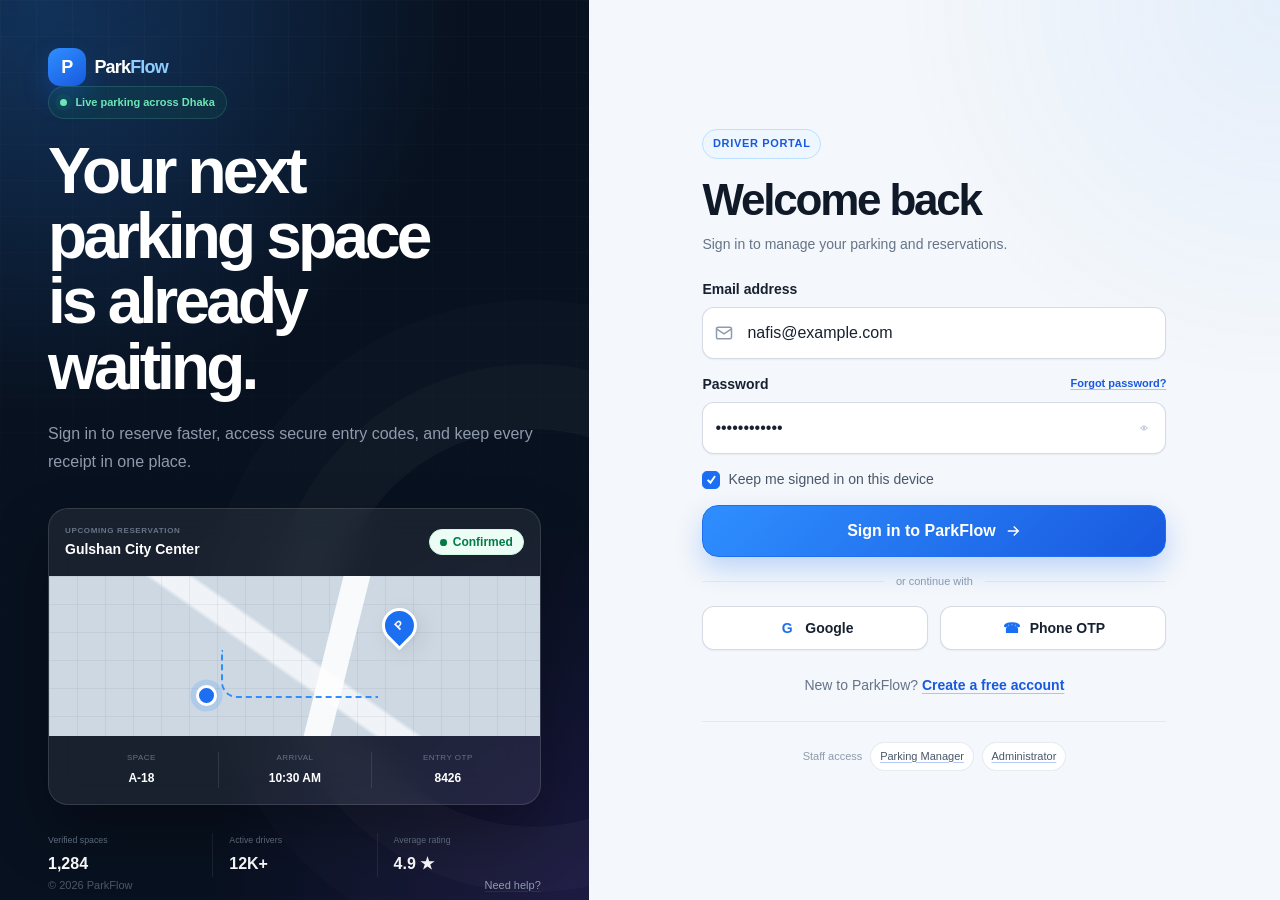
<file: login.html>
<!doctype html>
<html lang="en">
  <head>
    <meta charset="utf-8" />
    <meta name="viewport" content="width=device-width, initial-scale=1" />
    <meta
      name="description"
      content="Sign in to your ParkFlow driver account to reserve and manage parking."
    />
    <meta name="theme-color" content="#101927" />
    <title>Driver Sign In — ParkFlow</title>
    <link rel="stylesheet" href="style.css" />
    <link rel="stylesheet" href="auth.css" />
  </head>

  <body class="auth-page">
    <a class="skip-link" href="#login-form">Skip to sign in</a>
    <main class="auth-layout">
      <section class="auth-showcase" aria-labelledby="login-showcase-title">
        <a class="auth-brand" href="index.html" aria-label="ParkFlow home"
          ><span>P</span><strong>Park<span>Flow</span></strong></a
        >
        <div class="auth-showcase__content">
          <span class="auth-showcase__eyebrow"
            ><i></i>Live parking across Dhaka</span
          >
          <h1 id="login-showcase-title">
            Your next parking space is already waiting.
          </h1>
          <p>
            Sign in to reserve faster, access secure entry codes, and keep every
            receipt in one place.
          </p>
          <div
            class="auth-preview"
            aria-label="Upcoming parking reservation preview"
          >
            <header>
              <span
                ><small>UPCOMING RESERVATION</small
                ><strong>Gulshan City Center</strong></span
              ><span class="badge badge--success badge--dot">Confirmed</span>
            </header>
            <div class="auth-preview__map">
              <span class="auth-preview__road"></span
              ><span class="auth-preview__pin">P</span
              ><span class="auth-preview__route"></span
              ><span class="auth-preview__car">●</span>
            </div>
            <footer>
              <div><small>SPACE</small><strong>A-18</strong></div>
              <div><small>ARRIVAL</small><strong>10:30 AM</strong></div>
              <div><small>ENTRY OTP</small><strong>8426</strong></div>
            </footer>
          </div>
          <dl class="auth-stats">
            <div>
              <dt>Verified spaces</dt>
              <dd>1,284</dd>
            </div>
            <div>
              <dt>Active drivers</dt>
              <dd>12K+</dd>
            </div>
            <div>
              <dt>Average rating</dt>
              <dd>4.9 ★</dd>
            </div>
          </dl>
        </div>
        <footer class="auth-showcase__footer">
          <span>© 2026 ParkFlow</span
          ><a href="index.html#support">Need help?</a>
        </footer>
      </section>

      <section class="auth-form-panel">
        <div class="auth-form-wrap">
          <header class="auth-form-header">
            <a
              class="auth-brand auth-brand--mobile"
              href="index.html"
              aria-label="ParkFlow home"
              ><span>P</span><strong>Park<span>Flow</span></strong></a
            >
            <span class="auth-form-header__tag">Driver portal</span>
            <h2>Welcome back</h2>
            <p>Sign in to manage your parking and reservations.</p>
          </header>

          <form
            class="auth-form"
            id="login-form"
            action="driver.html"
            method="get"
          >
            <div class="form-field">
              <label class="form-label" for="login-email">Email address</label>
              <div class="input-group">
                <span class="input-group__icon">
                  <svg
                    viewBox="0 0 24 24"
                    fill="none"
                    stroke="currentColor"
                    stroke-width="1.8"
                    aria-hidden="true"
                  >
                    <rect x="3" y="5" width="18" height="14" rx="2"></rect>
                    <path d="m3 7 9 6 9-6"></path>
                  </svg>
                </span>
                <input
                  class="input input--lg"
                  id="login-email"
                  name="email"
                  type="email"
                  value="nafis@example.com"
                  autocomplete="email"
                  required
                />
              </div>
            </div>

            <div class="form-field">
              <div class="auth-label-row">
                <label class="form-label" for="login-password">Password</label
                ><a href="index.html#support">Forgot password?</a>
              </div>
              <div class="input-group input-group--suffix">
                <input
                  class="input input--lg"
                  id="login-password"
                  name="password"
                  type="password"
                  value="ParkFlow2026"
                  autocomplete="current-password"
                  required
                />
                <button
                  class="input-group__action"
                  type="button"
                  aria-label="Show password"
                >
                  <svg
                    viewBox="0 0 24 24"
                    fill="none"
                    stroke="currentColor"
                    stroke-width="1.8"
                    aria-hidden="true"
                  >
                    <path
                      d="M2 12s3.5-6 10-6 10 6 10 6-3.5 6-10 6S2 12 2 12Z"
                    ></path>
                    <circle cx="12" cy="12" r="2.5"></circle>
                  </svg>
                </button>
              </div>
            </div>

            <label class="check-control"
              ><input type="checkbox" checked />Keep me signed in on this
              device</label
            >
            <button class="btn btn--primary btn--lg btn--block" type="submit">
              Sign in to ParkFlow
              <svg
                viewBox="0 0 24 24"
                fill="none"
                stroke="currentColor"
                stroke-width="2"
                aria-hidden="true"
              >
                <path d="M5 12h14M13 6l6 6-6 6"></path>
              </svg>
            </button>

            <div class="auth-divider"><span>or continue with</span></div>
            <div class="social-login">
              <button class="btn btn--secondary" type="button">
                <span class="social-login__google">G</span>Google
              </button>
              <button class="btn btn--secondary" type="button">
                <span class="social-login__phone">☎</span>Phone OTP
              </button>
            </div>
          </form>

          <p class="auth-switch">
            New to ParkFlow? <a href="register.html">Create a free account</a>
          </p>

          <aside class="portal-switcher">
            <span>Staff access</span>
            <a href="login.html?account=manager">Parking Manager</a>
            <a href="login.html?account=admin">Administrator</a>
          </aside>
        </div>
      </section>
    </main>
    <script src="app.js?v=3" defer></script>
    <script src="frontend/auth-ui.js?v=4" defer></script>
    <script src="frontend/api.js?v=2" defer></script>
    <script src="frontend/backend-auth.js?v=4" defer></script>
  </body>
</html>
</file>
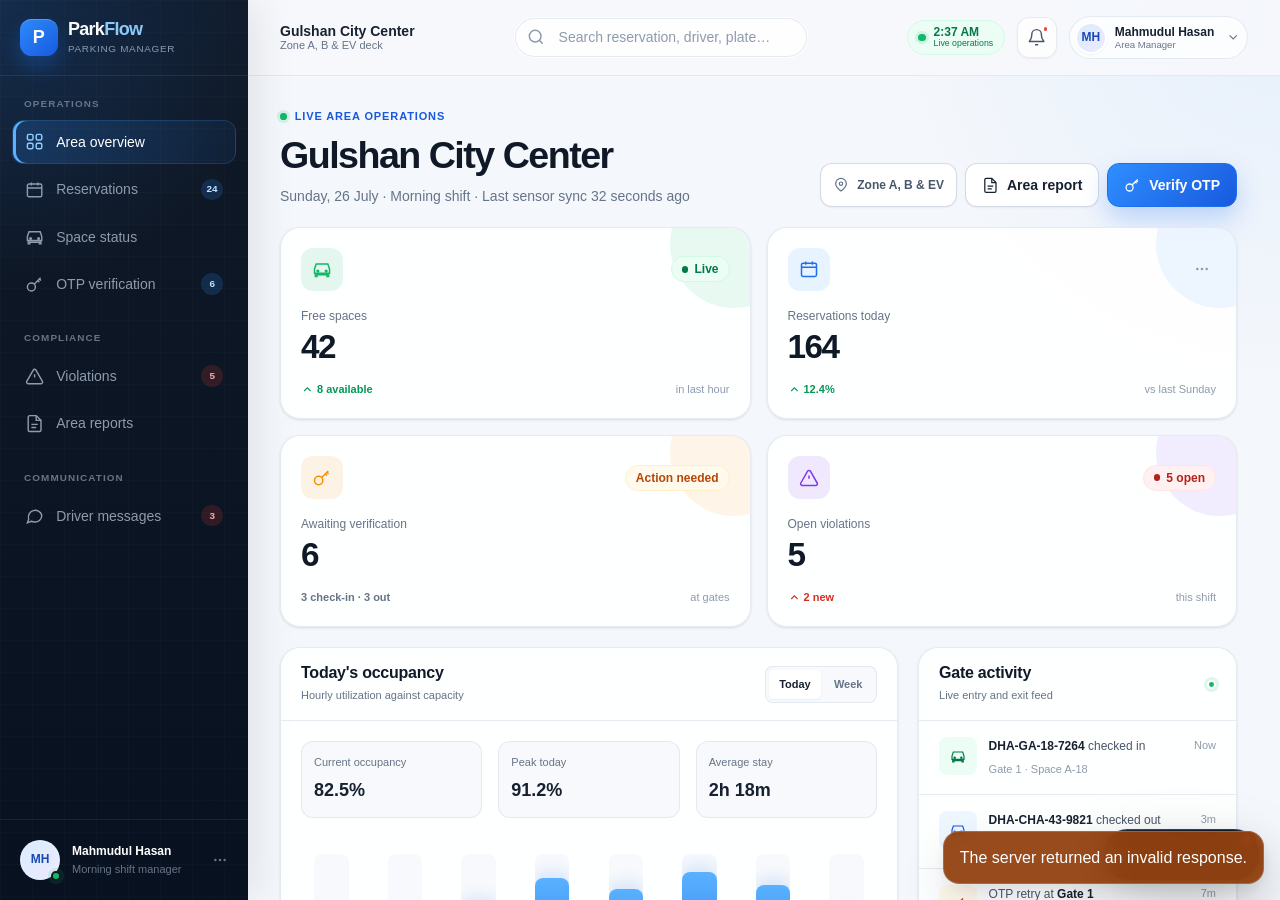
<file: manager.html>
<!doctype html>
<html lang="en">
  <head>
    <meta charset="utf-8" />
    <meta name="viewport" content="width=device-width, initial-scale=1" />
    <meta
      name="description"
      content="ParkFlow parking manager portal for reservations, space operations, OTP verification, violations, reports, and driver support."
    />
    <meta name="theme-color" content="#101927" />
    <title>Manager Operations — ParkFlow</title>
    <link rel="stylesheet" href="style.css?v=2" />
    <link rel="stylesheet" href="dashboard.css?v=3" />
    <link rel="stylesheet" href="manager.css?v=2" />
  </head>

  <body class="dashboard-page manager-portal">
    <svg class="svg-sprite" aria-hidden="true">
      <symbol id="m-grid" viewBox="0 0 24 24">
        <rect x="3" y="3" width="7" height="7" rx="2"></rect>
        <rect x="14" y="3" width="7" height="7" rx="2"></rect>
        <rect x="3" y="14" width="7" height="7" rx="2"></rect>
        <rect x="14" y="14" width="7" height="7" rx="2"></rect>
      </symbol>
      <symbol id="m-calendar" viewBox="0 0 24 24">
        <rect x="3" y="5" width="18" height="16" rx="2"></rect>
        <path d="M16 3v4M8 3v4M3 10h18"></path>
      </symbol>
      <symbol id="m-car" viewBox="0 0 24 24">
        <path
          d="m5 17-1 2v2h2v-2h12v2h2v-2l-1-2M3 12l2-6h14l2 6v5H3v-5Z"
        ></path>
        <circle cx="7" cy="14.5" r="1"></circle>
        <circle cx="17" cy="14.5" r="1"></circle>
      </symbol>
      <symbol id="m-key" viewBox="0 0 24 24">
        <circle cx="8" cy="15" r="5"></circle>
        <path d="m11.5 11.5 8-8M16 7l2 2M18 5l2 2"></path>
      </symbol>
      <symbol id="m-alert" viewBox="0 0 24 24">
        <path
          d="M10.3 3.8 2.2 18a2 2 0 0 0 1.7 3h16.2a2 2 0 0 0 1.7-3L13.7 3.8a2 2 0 0 0-3.4 0Z"
        ></path>
        <path d="M12 9v4M12 17h.01"></path>
      </symbol>
      <symbol id="m-report" viewBox="0 0 24 24">
        <path
          d="M14 2H6a2 2 0 0 0-2 2v16a2 2 0 0 0 2 2h12a2 2 0 0 0 2-2V8Z"
        ></path>
        <path d="M14 2v6h6M8 13h8M8 17h6"></path>
      </symbol>
      <symbol id="m-chat" viewBox="0 0 24 24">
        <path
          d="M21 11.5a8.4 8.4 0 0 1-9 8.5 9.8 9.8 0 0 1-4-.9L3 21l1.6-4.6A8.5 8.5 0 1 1 21 11.5Z"
        ></path>
      </symbol>
      <symbol id="m-search" viewBox="0 0 24 24">
        <circle cx="11" cy="11" r="7"></circle>
        <path d="m20 20-4-4"></path>
      </symbol>
      <symbol id="m-bell" viewBox="0 0 24 24">
        <path
          d="M18 8a6 6 0 0 0-12 0c0 7-3 7-3 9h18c0-2-3-2-3-9M10 21h4"
        ></path>
      </symbol>
      <symbol id="m-menu" viewBox="0 0 24 24">
        <path d="M4 7h16M4 12h16M4 17h16"></path>
      </symbol>
      <symbol id="m-close" viewBox="0 0 24 24">
        <path d="m6 6 12 12M18 6 6 18"></path>
      </symbol>
      <symbol id="m-more" viewBox="0 0 24 24">
        <circle cx="5" cy="12" r="1"></circle>
        <circle cx="12" cy="12" r="1"></circle>
        <circle cx="19" cy="12" r="1"></circle>
      </symbol>
      <symbol id="m-arrow-up" viewBox="0 0 24 24">
        <path d="m18 15-6-6-6 6"></path>
      </symbol>
      <symbol id="m-arrow-down" viewBox="0 0 24 24">
        <path d="m6 9 6 6 6-6"></path>
      </symbol>
      <symbol id="m-pin" viewBox="0 0 24 24">
        <path d="M20 10c0 5-8 11-8 11S4 15 4 10a8 8 0 1 1 16 0Z"></path>
        <circle cx="12" cy="10" r="2.5"></circle>
      </symbol>
      <symbol id="m-clock" viewBox="0 0 24 24">
        <circle cx="12" cy="12" r="9"></circle>
        <path d="M12 7v5l3 2"></path>
      </symbol>
      <symbol id="m-check" viewBox="0 0 24 24">
        <path d="m5 12 4 4L19 6"></path>
      </symbol>
      <symbol id="m-eye" viewBox="0 0 24 24">
        <path d="M2 12s3.5-6 10-6 10 6 10 6-3.5 6-10 6S2 12 2 12Z"></path>
        <circle cx="12" cy="12" r="2.5"></circle>
      </symbol>
      <symbol id="m-edit" viewBox="0 0 24 24">
        <path
          d="M12 20h9M16.5 3.5a2.1 2.1 0 0 1 3 3L8 18l-4 1 1-4L16.5 3.5Z"
        ></path>
      </symbol>
      <symbol id="m-filter" viewBox="0 0 24 24">
        <path d="M4 5h16M7 12h10M10 19h4"></path>
      </symbol>
      <symbol id="m-download" viewBox="0 0 24 24">
        <path d="M12 3v12M7 10l5 5 5-5M5 21h14"></path>
      </symbol>
      <symbol id="m-print" viewBox="0 0 24 24">
        <path
          d="M6 9V3h12v6M6 18H4a2 2 0 0 1-2-2v-5a2 2 0 0 1 2-2h16a2 2 0 0 1 2 2v5a2 2 0 0 1-2 2h-2M6 14h12v7H6z"
        ></path>
      </symbol>
      <symbol id="m-phone" viewBox="0 0 24 24">
        <path
          d="M22 16.9v3a2 2 0 0 1-2.2 2 19.8 19.8 0 0 1-8.6-3.1 19.5 19.5 0 0 1-6-6A19.8 19.8 0 0 1 2.1 4.2 2 2 0 0 1 4.1 2h3a2 2 0 0 1 2 1.7c.1 1 .4 2 .7 2.8a2 2 0 0 1-.4 2.1L8.1 9.9a16 16 0 0 0 6 6l1.3-1.3a2 2 0 0 1 2.1-.4 13 13 0 0 0 2.8.7 2 2 0 0 1 1.7 2Z"
        ></path>
      </symbol>
      <symbol id="m-attach" viewBox="0 0 24 24">
        <path
          d="m21.4 11.6-8.9 8.9a6 6 0 0 1-8.5-8.5l9.6-9.6a4 4 0 0 1 5.7 5.7l-9.6 9.6a2 2 0 0 1-2.8-2.8l8.9-8.9"
        ></path>
      </symbol>
      <symbol id="m-send" viewBox="0 0 24 24">
        <path d="m22 2-7 20-4-9-9-4 20-7Z"></path>
        <path d="M22 2 11 13"></path>
      </symbol>
      <symbol id="m-info" viewBox="0 0 24 24">
        <circle cx="12" cy="12" r="9"></circle>
        <path d="M12 11v5M12 8h.01"></path>
      </symbol>
      <symbol id="m-log-out" viewBox="0 0 24 24">
        <path
          d="M10 17l5-5-5-5M15 12H3M15 3h4a2 2 0 0 1 2 2v14a2 2 0 0 1-2 2h-4"
        ></path>
      </symbol>
      <symbol id="m-user" viewBox="0 0 24 24">
        <circle cx="12" cy="8" r="4"></circle>
        <path d="M4 21a8 8 0 0 1 16 0"></path>
      </symbol>
      <symbol id="m-settings" viewBox="0 0 24 24">
        <circle cx="12" cy="12" r="3"></circle>
        <path
          d="M19 12a7 7 0 0 0-.1-1l2-1.5-2-3.5-2.5 1A7 7 0 0 0 14.7 6L14.4 3h-4.8l-.3 3A7 7 0 0 0 7.6 7L5.1 6l-2 3.5 2 1.5a7 7 0 0 0 0 2l-2 1.5 2 3.5 2.5-1a7 7 0 0 0 1.7 1l.3 3h4.8l.3-3a7 7 0 0 0 1.7-1l2.5 1 2-3.5-2-1.5a7 7 0 0 0 .1-1Z"
        ></path>
      </symbol>
    </svg>

    <a class="skip-link" href="#manager-main">Skip to operations</a>

    <div class="app-shell">
      <aside class="dashboard-sidebar" aria-label="Parking manager navigation">
        <a
          class="sidebar-brand"
          href="manager.html"
          aria-label="Refresh manager portal"
          ><span class="sidebar-brand__mark">P</span
          ><span class="sidebar-brand__text"
            ><strong>Park<span>Flow</span></strong
            ><small>Parking Manager</small></span
          ></a
        >
        <nav class="sidebar-nav">
          <div class="sidebar-nav__group">
            <span class="sidebar-nav__label">Operations</span>
            <ul class="sidebar-nav__list">
              <li>
                <a class="sidebar-nav__link is-active" href="#overview"
                  ><svg fill="none" stroke="currentColor" stroke-width="1.8">
                    <use href="#m-grid"></use></svg
                  >Area overview</a
                >
              </li>
              <li>
                <a class="sidebar-nav__link" href="#reservations"
                  ><svg fill="none" stroke="currentColor" stroke-width="1.8">
                    <use href="#m-calendar"></use></svg
                  >Reservations<span class="sidebar-nav__count">24</span></a
                >
              </li>
              <li>
                <a class="sidebar-nav__link" href="#spaces"
                  ><svg fill="none" stroke="currentColor" stroke-width="1.8">
                    <use href="#m-car"></use></svg
                  >Space status</a
                >
              </li>
              <li>
                <a class="sidebar-nav__link" href="#verification"
                  ><svg fill="none" stroke="currentColor" stroke-width="1.8">
                    <use href="#m-key"></use></svg
                  >OTP verification<span class="sidebar-nav__count">6</span></a
                >
              </li>
            </ul>
          </div>
          <div class="sidebar-nav__group">
            <span class="sidebar-nav__label">Compliance</span>
            <ul class="sidebar-nav__list">
              <li>
                <a class="sidebar-nav__link" href="#violations"
                  ><svg fill="none" stroke="currentColor" stroke-width="1.8">
                    <use href="#m-alert"></use></svg
                  >Violations<span
                    class="sidebar-nav__count sidebar-nav__count--danger"
                    >5</span
                  ></a
                >
              </li>
              <li>
                <a class="sidebar-nav__link" href="#reports"
                  ><svg fill="none" stroke="currentColor" stroke-width="1.8">
                    <use href="#m-report"></use></svg
                  >Area reports</a
                >
              </li>
            </ul>
          </div>
          <div class="sidebar-nav__group">
            <span class="sidebar-nav__label">Communication</span>
            <ul class="sidebar-nav__list">
              <li>
                <a class="sidebar-nav__link" href="#messages"
                  ><svg fill="none" stroke="currentColor" stroke-width="1.8">
                    <use href="#m-chat"></use></svg
                  >Driver messages<span
                    class="sidebar-nav__count sidebar-nav__count--danger"
                    >3</span
                  ></a
                >
              </li>
            </ul>
          </div>
        </nav>
        <div class="sidebar-footer">
          <button
            class="sidebar-profile"
            type="button"
            data-action="manager-profile"
          >
            <span class="sidebar-profile__avatar"
              ><span class="avatar">MH</span
              ><span class="live-dot"></span></span
            ><span class="sidebar-profile__text"
              ><strong>Mahmudul Hasan</strong
              ><small>Morning shift manager</small></span
            ><svg fill="none" stroke="currentColor" stroke-width="1.8">
              <use href="#m-more"></use>
            </svg>
          </button>
        </div>
      </aside>

      <main class="dashboard-main" id="manager-main">
        <header class="dashboard-topbar">
          <div class="topbar-start">
            <details class="mobile-sidebar">
              <summary class="topbar-icon" aria-label="Open navigation">
                <svg fill="none" stroke="currentColor" stroke-width="2">
                  <use href="#m-menu"></use>
                </svg>
              </summary>
              <span class="mobile-sidebar__backdrop"></span>
              <div class="mobile-sidebar__panel">
                <div class="mobile-sidebar__header">
                  <a
                    class="sidebar-brand"
                    href="manager.html"
                    aria-label="Refresh manager portal"
                    ><span class="sidebar-brand__mark">P</span
                    ><span class="sidebar-brand__text"
                      ><strong>Park<span>Flow</span></strong
                      ><small>Parking Manager</small></span
                    ></a
                  ><span class="mobile-sidebar__close"
                    ><svg fill="none" stroke="currentColor" stroke-width="2">
                      <use href="#m-close"></use></svg
                  ></span>
                </div>
                <nav class="sidebar-nav" aria-label="Mobile manager navigation">
                  <div class="sidebar-nav__group">
                    <span class="sidebar-nav__label">Operations</span>
                    <ul class="sidebar-nav__list">
                      <li>
                        <a class="sidebar-nav__link is-active" href="#overview"
                          ><svg
                            fill="none"
                            stroke="currentColor"
                            stroke-width="1.8"
                          >
                            <use href="#m-grid"></use></svg
                          >Area overview</a
                        >
                      </li>
                      <li>
                        <a class="sidebar-nav__link" href="#reservations"
                          ><svg
                            fill="none"
                            stroke="currentColor"
                            stroke-width="1.8"
                          >
                            <use href="#m-calendar"></use></svg
                          >Reservations</a
                        >
                      </li>
                      <li>
                        <a class="sidebar-nav__link" href="#spaces"
                          ><svg
                            fill="none"
                            stroke="currentColor"
                            stroke-width="1.8"
                          >
                            <use href="#m-car"></use></svg
                          >Space status</a
                        >
                      </li>
                      <li>
                        <a class="sidebar-nav__link" href="#verification"
                          ><svg
                            fill="none"
                            stroke="currentColor"
                            stroke-width="1.8"
                          >
                            <use href="#m-key"></use></svg
                          >OTP verification</a
                        >
                      </li>
                      <li>
                        <a class="sidebar-nav__link" href="#violations"
                          ><svg
                            fill="none"
                            stroke="currentColor"
                            stroke-width="1.8"
                          >
                            <use href="#m-alert"></use></svg
                          >Violations</a
                        >
                      </li>
                      <li>
                        <a class="sidebar-nav__link" href="#reports"
                          ><svg
                            fill="none"
                            stroke="currentColor"
                            stroke-width="1.8"
                          >
                            <use href="#m-report"></use></svg
                          >Area reports</a
                        >
                      </li>
                      <li>
                        <a class="sidebar-nav__link" href="#messages"
                          ><svg
                            fill="none"
                            stroke="currentColor"
                            stroke-width="1.8"
                          >
                            <use href="#m-chat"></use></svg
                          >Driver messages</a
                        >
                      </li>
                    </ul>
                  </div>
                </nav>
              </div>
            </details>
            <div class="topbar-context">
              <strong>Gulshan City Center</strong
              ><small>Zone A, B &amp; EV deck</small>
            </div>
          </div>
          <form class="topbar-search input-group search-input" role="search">
            <span class="input-group__icon"
              ><svg fill="none" stroke="currentColor" stroke-width="1.8">
                <use href="#m-search"></use></svg></span
            ><label class="sr-only" for="manager-search"
              >Search reservations or vehicles</label
            ><input
              class="input"
              id="manager-search"
              type="search"
              placeholder="Search reservation, driver, plate…"
            />
          </form>
          <div class="topbar-actions">
            <span class="manager-live-clock"
              ><span class="live-dot"></span
              ><span
                ><strong>10:42 PM</strong><small>Live operations</small></span
              ></span
            >
            <details class="topbar-details">
              <summary class="topbar-icon" aria-label="View notifications">
                <svg fill="none" stroke="currentColor" stroke-width="1.8">
                  <use href="#m-bell"></use></svg
                ><span class="topbar-icon__dot"></span>
              </summary>
              <section
                class="topbar-popover"
                aria-label="Manager notifications"
              >
                <header class="topbar-popover__header">
                  <h2>Notifications</h2>
                  <button data-action="notifications-read" type="button">
                    Mark all read
                  </button>
                </header>
                <div class="notification-list">
                  <a class="notification-item is-unread" href="#verification"
                    ><span class="notification-item__icon"
                      ><svg
                        fill="none"
                        stroke="currentColor"
                        stroke-width="1.8"
                      >
                        <use href="#m-key"></use></svg></span
                    ><span class="notification-item__body"
                      ><strong>Driver waiting at Gate 1</strong>
                      <p>Reservation #PF-84291 requires check-in.</p>
                      <time>1 min ago</time></span
                    ><span class="notification-item__unread"></span
                  ></a>
                  <a class="notification-item is-unread" href="#violations"
                    ><span
                      class="notification-item__icon notification-item__icon--warning"
                      ><svg
                        fill="none"
                        stroke="currentColor"
                        stroke-width="1.8"
                      >
                        <use href="#m-alert"></use></svg></span
                    ><span class="notification-item__body"
                      ><strong>New obstruction reported</strong>
                      <p>Space B-14 access lane.</p>
                      <time>8 min ago</time></span
                    ><span class="notification-item__unread"></span
                  ></a>
                  <a class="notification-item" href="#spaces"
                    ><span
                      class="notification-item__icon notification-item__icon--success"
                      ><svg
                        fill="none"
                        stroke="currentColor"
                        stroke-width="1.8"
                      >
                        <use href="#m-car"></use></svg></span
                    ><span class="notification-item__body"
                      ><strong>Space A-04 released</strong>
                      <p>Automatic sensor update received.</p>
                      <time>15 min ago</time></span
                    ></a
                  >
                </div>
              </section>
            </details>
            <details class="topbar-details">
              <summary class="topbar-profile">
                <span class="avatar avatar--sm">MH</span
                ><span class="topbar-profile__text"
                  ><strong>Mahmudul Hasan</strong
                  ><small>Area Manager</small></span
                ><svg fill="none" stroke="currentColor" stroke-width="1.8">
                  <use href="#m-arrow-down"></use>
                </svg>
              </summary>
              <nav
                class="topbar-popover profile-popover"
                aria-label="Profile options"
              >
                <a href="#manager-profile" data-action="manager-profile"
                  ><svg fill="none" stroke="currentColor" stroke-width="1.8">
                    <use href="#m-user"></use></svg
                  >My profile</a
                ><a href="#manager-profile" data-action="manager-profile"
                  ><svg fill="none" stroke="currentColor" stroke-width="1.8">
                    <use href="#m-settings"></use></svg
                  >Shift settings</a
                ><a href="login.html?account=admin"
                  ><svg fill="none" stroke="currentColor" stroke-width="1.8">
                    <use href="#m-grid"></use></svg
                  >Admin portal</a
                >
                <hr />
                <a href="login.html?account=manager" data-action="signout"
                  ><svg fill="none" stroke="currentColor" stroke-width="1.8">
                    <use href="#m-log-out"></use></svg
                  >Sign out</a
                >
              </nav>
            </details>
          </div>
        </header>

        <div class="dashboard-content app-views">
          <section
            class="manager-section is-view-active"
            id="overview"
            aria-labelledby="manager-overview-title"
          >
            <header class="page-header">
              <div class="page-header__copy">
                <span class="page-header__eyebrow"
                  ><span class="live-dot"></span>Live area operations</span
                >
                <h1 id="manager-overview-title">Gulshan City Center</h1>
                <p>
                  Sunday, 26 July · Morning shift · Last sensor sync 32 seconds
                  ago
                </p>
              </div>
              <div class="page-header__actions">
                <span class="date-filter"
                  ><svg fill="none" stroke="currentColor" stroke-width="1.8">
                    <use href="#m-pin"></use></svg
                  >Zone A, B &amp; EV</span
                ><a class="btn btn--secondary" href="#reports"
                  ><svg fill="none" stroke="currentColor" stroke-width="1.8">
                    <use href="#m-report"></use></svg
                  >Area report</a
                ><a class="btn btn--primary" href="#otp-checkin"
                  ><svg fill="none" stroke="currentColor" stroke-width="1.8">
                    <use href="#m-key"></use></svg
                  >Verify OTP</a
                >
              </div>
            </header>

            <div class="kpi-grid">
              <article class="kpi-card kpi-card--success">
                <div class="kpi-card__top">
                  <span class="kpi-card__icon"
                    ><svg fill="none" stroke="currentColor" stroke-width="1.8">
                      <use href="#m-car"></use></svg></span
                  ><span class="badge badge--free badge--dot">Live</span>
                </div>
                <div class="kpi-card__value">
                  <span>Free spaces</span><strong>42</strong>
                </div>
                <div class="kpi-card__bottom">
                  <span class="kpi-card__trend"
                    ><svg fill="none" stroke="currentColor" stroke-width="2">
                      <use href="#m-arrow-up"></use></svg
                    >8 available</span
                  ><span>in last hour</span>
                </div>
              </article>
              <article class="kpi-card">
                <div class="kpi-card__top">
                  <span class="kpi-card__icon"
                    ><svg fill="none" stroke="currentColor" stroke-width="1.8">
                      <use href="#m-calendar"></use></svg></span
                  ><button
                    class="kpi-card__menu"
                    type="button"
                    aria-label="Reservation metric options"
                  >
                    <svg fill="none" stroke="currentColor" stroke-width="1.8">
                      <use href="#m-more"></use>
                    </svg>
                  </button>
                </div>
                <div class="kpi-card__value">
                  <span>Reservations today</span><strong>164</strong>
                </div>
                <div class="kpi-card__bottom">
                  <span class="kpi-card__trend"
                    ><svg fill="none" stroke="currentColor" stroke-width="2">
                      <use href="#m-arrow-up"></use></svg
                    >12.4%</span
                  ><span>vs last Sunday</span>
                </div>
              </article>
              <article class="kpi-card kpi-card--warning">
                <div class="kpi-card__top">
                  <span class="kpi-card__icon"
                    ><svg fill="none" stroke="currentColor" stroke-width="1.8">
                      <use href="#m-key"></use></svg></span
                  ><span class="badge badge--warning">Action needed</span>
                </div>
                <div class="kpi-card__value">
                  <span>Awaiting verification</span><strong>6</strong>
                </div>
                <div class="kpi-card__bottom">
                  <span class="kpi-card__trend kpi-card__trend--neutral"
                    >3 check-in · 3 out</span
                  ><span>at gates</span>
                </div>
              </article>
              <article class="kpi-card kpi-card--violet">
                <div class="kpi-card__top">
                  <span class="kpi-card__icon"
                    ><svg fill="none" stroke="currentColor" stroke-width="1.8">
                      <use href="#m-alert"></use></svg></span
                  ><span class="badge badge--danger badge--dot">5 open</span>
                </div>
                <div class="kpi-card__value">
                  <span>Open violations</span><strong>5</strong>
                </div>
                <div class="kpi-card__bottom">
                  <span class="kpi-card__trend kpi-card__trend--down"
                    ><svg fill="none" stroke="currentColor" stroke-width="2">
                      <use href="#m-arrow-up"></use></svg
                    >2 new</span
                  ><span>this shift</span>
                </div>
              </article>
            </div>

            <div class="dashboard-grid">
              <article class="dashboard-panel occupancy-timeline">
                <header class="panel-header">
                  <div class="panel-header__copy">
                    <h2>Today's occupancy</h2>
                    <p>Hourly utilization against capacity</p>
                  </div>
                  <div class="segmented-control">
                    <button class="is-active" type="button">Today</button
                    ><button type="button">Week</button>
                  </div>
                </header>
                <div class="panel-body">
                  <div class="manager-chart-stats">
                    <span
                      ><small>Current occupancy</small
                      ><strong>82.5%</strong></span
                    ><span><small>Peak today</small><strong>91.2%</strong></span
                    ><span
                      ><small>Average stay</small><strong>2h 18m</strong></span
                    >
                  </div>
                  <div class="bar-chart" aria-label="Occupancy by hour">
                    <div class="bar-chart__item">
                      <div class="bar-chart__track">
                        <span class="bar-chart__bar bar--38"></span>
                      </div>
                      <span>6 AM</span>
                    </div>
                    <div class="bar-chart__item">
                      <div class="bar-chart__track">
                        <span class="bar-chart__bar bar--52"></span>
                      </div>
                      <span>8 AM</span>
                    </div>
                    <div class="bar-chart__item">
                      <div class="bar-chart__track">
                        <span class="bar-chart__bar bar--74"></span>
                      </div>
                      <span>10 AM</span>
                    </div>
                    <div class="bar-chart__item">
                      <div class="bar-chart__track">
                        <span class="bar-chart__bar bar--88"></span>
                      </div>
                      <span>12 PM</span>
                    </div>
                    <div class="bar-chart__item">
                      <div class="bar-chart__track">
                        <span class="bar-chart__bar bar--82"></span>
                      </div>
                      <span>2 PM</span>
                    </div>
                    <div class="bar-chart__item">
                      <div class="bar-chart__track">
                        <span class="bar-chart__bar bar--91"></span>
                      </div>
                      <span>4 PM</span>
                    </div>
                    <div class="bar-chart__item">
                      <div class="bar-chart__track">
                        <span class="bar-chart__bar bar--84"></span>
                      </div>
                      <span>6 PM</span>
                    </div>
                    <div class="bar-chart__item">
                      <div class="bar-chart__track">
                        <span class="bar-chart__bar bar--66"></span>
                      </div>
                      <span>8 PM</span>
                    </div>
                  </div>
                </div>
              </article>
              <aside class="dashboard-panel">
                <header class="panel-header">
                  <div class="panel-header__copy">
                    <h2>Gate activity</h2>
                    <p>Live entry and exit feed</p>
                  </div>
                  <span class="live-dot"></span>
                </header>
                <ul class="activity-list">
                  <li class="activity-item">
                    <span
                      class="activity-item__icon activity-item__icon--success"
                      ><svg
                        fill="none"
                        stroke="currentColor"
                        stroke-width="1.8"
                      >
                        <use href="#m-car"></use></svg></span
                    ><span class="activity-item__body"
                      ><p><strong>DHA-GA-18-7264</strong> checked in</p>
                      <small>Gate 1 · Space A-18</small></span
                    ><time>Now</time>
                  </li>
                  <li class="activity-item">
                    <span class="activity-item__icon"
                      ><svg
                        fill="none"
                        stroke="currentColor"
                        stroke-width="1.8"
                      >
                        <use href="#m-car"></use></svg></span
                    ><span class="activity-item__body"
                      ><p><strong>DHA-CHA-43-9821</strong> checked out</p>
                      <small>Gate 2 · Space B-07</small></span
                    ><time>3m</time>
                  </li>
                  <li class="activity-item">
                    <span
                      class="activity-item__icon activity-item__icon--warning"
                      ><svg
                        fill="none"
                        stroke="currentColor"
                        stroke-width="1.8"
                      >
                        <use href="#m-key"></use></svg></span
                    ><span class="activity-item__body"
                      ><p>OTP retry at <strong>Gate 1</strong></p>
                      <small>Reservation #PF-84278</small></span
                    ><time>7m</time>
                  </li>
                  <li class="activity-item">
                    <span
                      class="activity-item__icon activity-item__icon--danger"
                      ><svg
                        fill="none"
                        stroke="currentColor"
                        stroke-width="1.8"
                      >
                        <use href="#m-alert"></use></svg></span
                    ><span class="activity-item__body"
                      ><p>Overstay detected at <strong>A-22</strong></p>
                      <small>12 minutes beyond booking</small></span
                    ><time>12m</time>
                  </li>
                </ul>
              </aside>
            </div>
          </section>

          <section
            class="manager-section"
            id="reservations"
            aria-labelledby="reservations-title"
          >
            <header class="manager-section-heading">
              <div>
                <span>Reservation operations</span>
                <h2 id="reservations-title">Area reservations</h2>
                <p>Review upcoming, active, and completed parking sessions.</p>
              </div>
              <div class="manager-section-heading__actions">
                <div class="segmented-control">
                  <button class="is-active" type="button">All 164</button
                  ><button type="button">Upcoming 24</button
                  ><button type="button">Active 38</button>
                </div>
                <button class="btn btn--secondary" type="button">
                  <svg fill="none" stroke="currentColor" stroke-width="1.8">
                    <use href="#m-filter"></use></svg
                  >Filter
                </button>
              </div>
            </header>
            <article class="dashboard-panel">
              <div class="dashboard-table-wrap">
                <table class="dashboard-table reservation-table">
                  <caption class="sr-only">
                    Reservations for Gulshan City Center
                  </caption>
                  <thead>
                    <tr>
                      <th scope="col">Reservation</th>
                      <th scope="col">Driver &amp; vehicle</th>
                      <th scope="col">Space</th>
                      <th scope="col">Time slot</th>
                      <th scope="col">Gate status</th>
                      <th scope="col">Payment</th>
                      <th scope="col">Action</th>
                    </tr>
                  </thead>
                  <tbody>
                    <tr>
                      <td>
                        <strong>#PF-84291</strong><br /><small
                          >Booked 9:42 AM</small
                        >
                      </td>
                      <td>
                        <div class="table-identity">
                          <span class="avatar">NM</span
                          ><span class="table-identity__text"
                            ><strong>Nafis Mahmud</strong
                            ><small>DHA-METRO-GA-18-7264</small></span
                          >
                        </div>
                      </td>
                      <td><span class="space-code">A-18</span></td>
                      <td>
                        <strong>10:30–12:30</strong><br /><small>2 hours</small>
                      </td>
                      <td>
                        <span class="badge badge--warning badge--dot"
                          >Waiting at gate</span
                        >
                      </td>
                      <td>
                        <span class="text-success font-semibold"
                          >Paid · ৳160</span
                        >
                      </td>
                      <td>
                        <a class="btn btn--primary btn--sm" href="#otp-checkin"
                          >Check in</a
                        >
                      </td>
                    </tr>
                    <tr>
                      <td>
                        <strong>#PF-84288</strong><br /><small
                          >Booked 8:14 AM</small
                        >
                      </td>
                      <td>
                        <div class="table-identity">
                          <span class="avatar">FA</span
                          ><span class="table-identity__text"
                            ><strong>Farhana Akter</strong
                            ><small>DHA-METRO-KA-16-7352</small></span
                          >
                        </div>
                      </td>
                      <td><span class="space-code">B-04</span></td>
                      <td>
                        <strong>08:30–10:30</strong><br /><small>2 hours</small>
                      </td>
                      <td>
                        <span class="badge badge--active badge--dot"
                          >Parked</span
                        >
                      </td>
                      <td>
                        <span class="text-success font-semibold"
                          >Paid · ৳160</span
                        >
                      </td>
                      <td>
                        <a
                          class="btn btn--secondary btn--sm"
                          href="#otp-checkout"
                          >Check out</a
                        >
                      </td>
                    </tr>
                    <tr>
                      <td>
                        <strong>#PF-84296</strong><br /><small
                          >Booked 10:02 AM</small
                        >
                      </td>
                      <td>
                        <div class="table-identity">
                          <span class="avatar">IR</span
                          ><span class="table-identity__text"
                            ><strong>Imran Rahman</strong
                            ><small>DHA-METRO-GA-22-1048</small></span
                          >
                        </div>
                      </td>
                      <td><span class="space-code">A-07</span></td>
                      <td>
                        <strong>11:15–14:15</strong><br /><small>3 hours</small>
                      </td>
                      <td>
                        <span class="badge badge--pending badge--dot"
                          >Upcoming</span
                        >
                      </td>
                      <td>
                        <span class="text-success font-semibold"
                          >Paid · ৳240</span
                        >
                      </td>
                      <td>
                        <button class="btn btn--ghost btn--sm" type="button">
                          View
                        </button>
                      </td>
                    </tr>
                    <tr>
                      <td>
                        <strong>#PF-84274</strong><br /><small
                          >Booked yesterday</small
                        >
                      </td>
                      <td>
                        <div class="table-identity">
                          <span class="avatar">SA</span
                          ><span class="table-identity__text"
                            ><strong>Shafiq Alam</strong
                            ><small>DHA-METRO-GHA-11-2480</small></span
                          >
                        </div>
                      </td>
                      <td><span class="space-code">EV-03</span></td>
                      <td>
                        <strong>07:00–10:00</strong><br /><small>3 hours</small>
                      </td>
                      <td>
                        <span class="badge badge--danger badge--dot"
                          >Overstayed</span
                        >
                      </td>
                      <td>
                        <span class="text-warning font-semibold">৳80 due</span>
                      </td>
                      <td>
                        <a
                          class="btn btn--danger btn--sm"
                          href="#violation-review"
                          >Review</a
                        >
                      </td>
                    </tr>
                  </tbody>
                </table>
              </div>
              <footer class="table-pagination">
                <span>Showing 1–4 of 164 reservations</span>
                <nav class="pagination" aria-label="Reservation pages">
                  <a
                    class="pagination__item"
                    href="#reservations"
                    aria-label="Previous page"
                    >‹</a
                  ><a
                    class="pagination__item"
                    href="#reservations"
                    aria-current="page"
                    >1</a
                  ><a class="pagination__item" href="#reservations">2</a
                  ><a class="pagination__item" href="#reservations">3</a
                  ><a
                    class="pagination__item"
                    href="#reservations"
                    aria-label="Next page"
                    >›</a
                  >
                </nav>
              </footer>
            </article>
          </section>

          <section
            class="manager-section"
            id="spaces"
            aria-labelledby="spaces-title"
          >
            <header class="manager-section-heading">
              <div>
                <span>Live facility map</span>
                <h2 id="spaces-title">Parking space status</h2>
                <p>Select any space to update its operational status.</p>
              </div>
              <div class="manager-section-heading__actions">
                <span class="sensor-sync"
                  ><span class="live-dot"></span>Sensors synced 32s ago</span
                ><button
                  class="btn btn--secondary"
                  data-action="refresh-spaces"
                  type="button"
                >
                  <svg fill="none" stroke="currentColor" stroke-width="1.8">
                    <use href="#m-filter"></use></svg
                  >Refresh spaces
                </button>
              </div>
            </header>
            <article class="dashboard-panel parking-map-panel">
              <header class="parking-map-toolbar">
                <div
                  class="parking-zone-tabs"
                  role="tablist"
                  aria-label="Parking zones"
                >
                  <button
                    class="is-active"
                    type="button"
                    role="tab"
                    aria-selected="true"
                  >
                    Zone A <span>80 spaces</span></button
                  ><button type="button" role="tab" aria-selected="false">
                    Zone B <span>120 spaces</span></button
                  ><button type="button" role="tab" aria-selected="false">
                    EV Deck <span>40 spaces</span>
                  </button>
                </div>
                <ul class="space-legend" role="list">
                  <li>
                    <i class="space-legend__free"></i>Free <strong>18</strong>
                  </li>
                  <li>
                    <i class="space-legend__occupied"></i>Occupied
                    <strong>52</strong>
                  </li>
                  <li>
                    <i class="space-legend__reserved"></i>Reserved
                    <strong>6</strong>
                  </li>
                  <li>
                    <i class="space-legend__blocked"></i>Blocked
                    <strong>4</strong>
                  </li>
                </ul>
              </header>
              <div class="parking-floor">
                <div class="parking-floor__entrance">
                  <span>ENTRY</span
                  ><svg fill="none" stroke="currentColor" stroke-width="2">
                    <use href="#m-arrow-down"></use>
                  </svg>
                </div>
                <div class="parking-lane">
                  <span class="parking-row-label">A</span>
                  <button
                    class="parking-space parking-space--free"
                    type="button"
                  >
                    <span>A-01</span><small>Free</small>
                  </button>
                  <button
                    class="parking-space parking-space--occupied"
                    type="button"
                  >
                    <span>A-02</span><small>DHA-1842</small>
                  </button>
                  <button
                    class="parking-space parking-space--occupied"
                    type="button"
                  >
                    <span>A-03</span><small>DHA-7291</small>
                  </button>
                  <button
                    class="parking-space parking-space--free"
                    type="button"
                  >
                    <span>A-04</span><small>Free</small>
                  </button>
                  <button
                    class="parking-space parking-space--reserved"
                    type="button"
                  >
                    <span>A-05</span><small>11:00 AM</small>
                  </button>
                  <button
                    class="parking-space parking-space--blocked"
                    type="button"
                  >
                    <span>A-06</span><small>Blocked</small>
                  </button>
                  <button
                    class="parking-space parking-space--occupied"
                    type="button"
                  >
                    <span>A-07</span><small>DHA-1048</small>
                  </button>
                  <button
                    class="parking-space parking-space--free"
                    type="button"
                  >
                    <span>A-08</span><small>Free</small>
                  </button>
                </div>
                <div class="drive-aisle">
                  <span>DRIVE AISLE</span><i></i><i></i><i></i><i></i><i></i>
                </div>
                <div class="parking-lane">
                  <span class="parking-row-label">B</span>
                  <button
                    class="parking-space parking-space--occupied"
                    type="button"
                  >
                    <span>A-09</span><small>DHA-6193</small>
                  </button>
                  <button
                    class="parking-space parking-space--free"
                    type="button"
                  >
                    <span>A-10</span><small>Free</small>
                  </button>
                  <button
                    class="parking-space parking-space--reserved"
                    type="button"
                  >
                    <span>A-11</span><small>11:30 AM</small>
                  </button>
                  <button
                    class="parking-space parking-space--occupied"
                    type="button"
                  >
                    <span>A-12</span><small>DHA-4437</small>
                  </button>
                  <button
                    class="parking-space parking-space--occupied"
                    type="button"
                  >
                    <span>A-13</span><small>DHA-8874</small>
                  </button>
                  <button
                    class="parking-space parking-space--blocked"
                    type="button"
                  >
                    <span>A-14</span><small>Cleaning</small>
                  </button>
                  <button
                    class="parking-space parking-space--free"
                    type="button"
                  >
                    <span>A-15</span><small>Free</small>
                  </button>
                  <button
                    class="parking-space parking-space--occupied"
                    type="button"
                  >
                    <span>A-16</span><small>DHA-7264</small>
                  </button>
                </div>
                <div class="parking-floor__exit">
                  <span>EXIT</span
                  ><svg fill="none" stroke="currentColor" stroke-width="2">
                    <use href="#m-arrow-up"></use>
                  </svg>
                </div>
              </div>
              <footer class="parking-map-footer">
                <p>
                  <svg fill="none" stroke="currentColor" stroke-width="1.8">
                    <use href="#m-info"></use></svg
                  >Space statuses update automatically from sensors. Manual
                  changes are recorded in the audit log.
                </p>
                <a
                  class="btn btn--primary btn--sm"
                  href="#"
                  data-action="open-space-update"
                  ><svg fill="none" stroke="currentColor" stroke-width="1.8">
                    <use href="#m-edit"></use></svg
                  >Update selected space</a
                >
              </footer>
            </article>
          </section>

          <section
            class="manager-section"
            id="verification"
            aria-labelledby="verification-title"
          >
            <header class="manager-section-heading">
              <div>
                <span>Secure access control</span>
                <h2 id="verification-title">OTP verification queue</h2>
                <p>
                  Verify arrivals and departures using the driver's one-time
                  code.
                </p>
              </div>
              <a
                class="btn btn--primary"
                href="#"
                data-action="manual-otp"
                data-purpose="check_in"
                ><svg fill="none" stroke="currentColor" stroke-width="1.8">
                  <use href="#m-key"></use></svg
                >Enter OTP manually</a
              >
            </header>
            <div class="verification-grid">
              <article class="verification-card verification-card--urgent">
                <header>
                  <span class="verification-card__type"
                    ><svg fill="none" stroke="currentColor" stroke-width="1.8">
                      <use href="#m-arrow-down"></use></svg
                    >Check-in</span
                  ><span class="badge badge--warning badge--dot"
                    >Waiting 4m</span
                  >
                </header>
                <div class="verification-card__driver">
                  <span class="avatar avatar--lg">NM</span
                  ><span
                    ><h3>Nafis Mahmud</h3>
                    <p>DHA-METRO-GA-18-7264</p></span
                  >
                </div>
                <dl>
                  <div>
                    <dt>Reservation</dt>
                    <dd>#PF-84291</dd>
                  </div>
                  <div>
                    <dt>Space</dt>
                    <dd>A-18</dd>
                  </div>
                  <div>
                    <dt>Time</dt>
                    <dd>10:30 AM</dd>
                  </div>
                </dl>
                <footer>
                  <a class="btn btn--primary btn--block" href="#otp-checkin"
                    >Verify check-in OTP</a
                  >
                </footer>
              </article>
              <article class="verification-card">
                <header>
                  <span
                    class="verification-card__type verification-card__type--out"
                    ><svg fill="none" stroke="currentColor" stroke-width="1.8">
                      <use href="#m-arrow-up"></use></svg
                    >Check-out</span
                  ><span class="badge badge--info badge--dot">Waiting 2m</span>
                </header>
                <div class="verification-card__driver">
                  <span class="avatar avatar--lg">FA</span
                  ><span
                    ><h3>Farhana Akter</h3>
                    <p>DHA-METRO-KA-16-7352</p></span
                  >
                </div>
                <dl>
                  <div>
                    <dt>Reservation</dt>
                    <dd>#PF-84288</dd>
                  </div>
                  <div>
                    <dt>Space</dt>
                    <dd>B-04</dd>
                  </div>
                  <div>
                    <dt>Due</dt>
                    <dd>৳0</dd>
                  </div>
                </dl>
                <footer>
                  <a class="btn btn--secondary btn--block" href="#otp-checkout"
                    >Verify check-out OTP</a
                  >
                </footer>
              </article>
              <article class="verification-card">
                <header>
                  <span class="verification-card__type"
                    ><svg fill="none" stroke="currentColor" stroke-width="1.8">
                      <use href="#m-arrow-down"></use></svg
                    >Check-in</span
                  ><span class="badge badge--neutral badge--dot"
                    >Waiting 1m</span
                  >
                </header>
                <div class="verification-card__driver">
                  <span class="avatar avatar--lg">SH</span
                  ><span
                    ><h3>Sadia Haque</h3>
                    <p>DHA-METRO-CHA-24-6702</p></span
                  >
                </div>
                <dl>
                  <div>
                    <dt>Reservation</dt>
                    <dd>#PF-84299</dd>
                  </div>
                  <div>
                    <dt>Space</dt>
                    <dd>B-18</dd>
                  </div>
                  <div>
                    <dt>Time</dt>
                    <dd>10:45 AM</dd>
                  </div>
                </dl>
                <footer>
                  <a class="btn btn--primary btn--block" href="#otp-checkin"
                    >Verify check-in OTP</a
                  >
                </footer>
              </article>
            </div>
          </section>

          <section
            class="manager-section"
            id="violations"
            aria-labelledby="manager-violations-title"
          >
            <header class="manager-section-heading">
              <div>
                <span>Compliance &amp; review</span>
                <h2 id="manager-violations-title">Parking violations</h2>
                <p>Investigate reports, apply actions, and track resolution.</p>
              </div>
              <div class="manager-section-heading__actions">
                <div class="segmented-control">
                  <button class="is-active" type="button">Open 5</button
                  ><button type="button">Resolved 18</button>
                </div>
                <button class="btn btn--secondary" type="button">
                  <svg fill="none" stroke="currentColor" stroke-width="1.8">
                    <use href="#m-filter"></use></svg
                  >Filter
                </button>
              </div>
            </header>
            <article class="dashboard-panel">
              <header class="panel-header">
                <div class="panel-header__copy">
                  <h3>Driver parking issue reports</h3>
                  <p>
                    Reports are assigned to this parking area's manager first.
                    Review, resolve, or forward a case to the administrator.
                  </p>
                </div>
              </header>
              <div class="dashboard-table-wrap">
                <table class="dashboard-table driver-issue-table">
                  <caption class="sr-only">
                    Driver parking issue reports for this location
                  </caption>
                  <thead>
                    <tr>
                      <th scope="col">Report</th>
                      <th scope="col">Driver</th>
                      <th scope="col">Issue</th>
                      <th scope="col">Reservation</th>
                      <th scope="col">Reported</th>
                      <th scope="col">Status</th>
                      <th scope="col">Action</th>
                    </tr>
                  </thead>
                  <tbody>
                    <tr>
                      <td colspan="7">Loading driver reports…</td>
                    </tr>
                  </tbody>
                </table>
              </div>
            </article>
            <article class="dashboard-panel">
              <div class="dashboard-table-wrap">
                <table class="dashboard-table violation-table">
                  <caption class="sr-only">
                    Open parking violation reports
                  </caption>
                  <thead>
                    <tr>
                      <th scope="col">Case</th>
                      <th scope="col">Violation</th>
                      <th scope="col">Vehicle &amp; driver</th>
                      <th scope="col">Location</th>
                      <th scope="col">Reported</th>
                      <th scope="col">Priority</th>
                      <th scope="col">Action</th>
                    </tr>
                  </thead>
                  <tbody>
                    <tr>
                      <td>
                        <strong>#VL-1084</strong><br /><small
                          >Sensor generated</small
                        >
                      </td>
                      <td>
                        <strong>Overstayed reservation</strong><br /><small
                          >28 minutes beyond slot</small
                        >
                      </td>
                      <td>
                        <div class="table-identity">
                          <span class="avatar">SA</span
                          ><span class="table-identity__text"
                            ><strong>Shafiq Alam</strong
                            ><small>DHA-METRO-GHA-11-2480</small></span
                          >
                        </div>
                      </td>
                      <td>EV-03</td>
                      <td>10:28 AM</td>
                      <td><span class="badge badge--danger">High</span></td>
                      <td>
                        <a
                          class="btn btn--primary btn--sm"
                          href="#violation-review"
                          >Review</a
                        >
                      </td>
                    </tr>
                    <tr>
                      <td>
                        <strong>#VL-1083</strong><br /><small
                          >Driver report</small
                        >
                      </td>
                      <td>
                        <strong>Obstructed access</strong><br /><small
                          >Vehicle blocks aisle</small
                        >
                      </td>
                      <td>
                        <div class="table-identity">
                          <span class="avatar">UK</span
                          ><span class="table-identity__text"
                            ><strong>Unknown vehicle</strong
                            ><small>DHA-METRO-TA-09-5521</small></span
                          >
                        </div>
                      </td>
                      <td>B-14 aisle</td>
                      <td>10:17 AM</td>
                      <td><span class="badge badge--warning">Medium</span></td>
                      <td>
                        <a
                          class="btn btn--primary btn--sm"
                          href="#violation-review"
                          >Review</a
                        >
                      </td>
                    </tr>
                    <tr>
                      <td>
                        <strong>#VL-1081</strong><br /><small
                          >Manager report</small
                        >
                      </td>
                      <td>
                        <strong>Wrong space usage</strong><br /><small
                          >Assigned B-02, parked B-04</small
                        >
                      </td>
                      <td>
                        <div class="table-identity">
                          <span class="avatar">RA</span
                          ><span class="table-identity__text"
                            ><strong>Rasel Ahmed</strong
                            ><small>DHA-METRO-KA-12-8890</small></span
                          >
                        </div>
                      </td>
                      <td>B-04</td>
                      <td>9:44 AM</td>
                      <td><span class="badge badge--warning">Medium</span></td>
                      <td>
                        <a
                          class="btn btn--primary btn--sm"
                          href="#violation-review"
                          >Review</a
                        >
                      </td>
                    </tr>
                  </tbody>
                </table>
              </div>
            </article>
          </section>

          <section
            class="manager-section"
            id="reports"
            aria-labelledby="area-report-title"
          >
            <header class="manager-section-heading">
              <div>
                <span>Operational reporting</span>
                <h2 id="area-report-title">Generate area report</h2>
                <p>Review shift performance and export a signed PDF report.</p>
              </div>
              <div class="manager-section-heading__actions">
                <button class="btn btn--secondary" type="button">
                  <svg fill="none" stroke="currentColor" stroke-width="1.8">
                    <use href="#m-print"></use></svg
                  >Print preview</button
                ><a
                  class="btn btn--primary"
                  href="#reports"
                  data-report-download
                  ><svg fill="none" stroke="currentColor" stroke-width="1.8">
                    <use href="#m-download"></use></svg
                  >Generate Area Report (PDF)</a
                >
              </div>
            </header>
            <div class="dashboard-grid dashboard-grid--wide-aside">
              <article class="area-report-preview">
                <header>
                  <div>
                    <span class="report-mark">P</span
                    ><span
                      ><strong>ParkFlow</strong
                      ><small>Area operations report</small></span
                    >
                  </div>
                  <span
                    ><small>Report period</small
                    ><strong>26 July 2026 · Morning shift</strong></span
                  >
                </header>
                <div class="area-report-preview__title">
                  <div>
                    <span>LOCATION</span>
                    <h3>Gulshan City Center</h3>
                    <p>Zone A, Zone B &amp; EV Deck</p>
                  </div>
                  <span class="badge badge--success badge--dot"
                    >Shift completed</span
                  >
                </div>
                <dl class="area-report-metrics">
                  <div>
                    <dt>Reservations</dt>
                    <dd>164</dd>
                    <small>+12.4% vs last Sunday</small>
                  </div>
                  <div>
                    <dt>Average occupancy</dt>
                    <dd>82.5%</dd>
                    <small>Peak 91.2% at 4 PM</small>
                  </div>
                  <div>
                    <dt>Revenue processed</dt>
                    <dd>৳42,680</dd>
                    <small>98.6% reconciled</small>
                  </div>
                  <div>
                    <dt>Violations</dt>
                    <dd>7</dd>
                    <small>2 remain open</small>
                  </div>
                </dl>
                <table class="area-report-table">
                  <caption>
                    Shift activity summary
                  </caption>
                  <thead>
                    <tr>
                      <th scope="col">Metric</th>
                      <th scope="col">Zone A</th>
                      <th scope="col">Zone B</th>
                      <th scope="col">EV Deck</th>
                      <th scope="col">Total</th>
                    </tr>
                  </thead>
                  <tbody>
                    <tr>
                      <th scope="row">Check-ins</th>
                      <td>61</td>
                      <td>78</td>
                      <td>25</td>
                      <td><strong>164</strong></td>
                    </tr>
                    <tr>
                      <th scope="row">Check-outs</th>
                      <td>54</td>
                      <td>69</td>
                      <td>21</td>
                      <td><strong>144</strong></td>
                    </tr>
                    <tr>
                      <th scope="row">Manual status changes</th>
                      <td>2</td>
                      <td>3</td>
                      <td>1</td>
                      <td><strong>6</strong></td>
                    </tr>
                    <tr>
                      <th scope="row">Incidents reported</th>
                      <td>2</td>
                      <td>4</td>
                      <td>1</td>
                      <td><strong>7</strong></td>
                    </tr>
                  </tbody>
                </table>
                <footer>
                  <p>Prepared by Mahmudul Hasan · Area Manager</p>
                  <p>Generated by ParkFlow Operations</p>
                </footer>
              </article>
              <aside class="dashboard-panel report-options">
                <header class="panel-header">
                  <div class="panel-header__copy">
                    <h3>Report options</h3>
                    <p>Customize the PDF export</p>
                  </div>
                </header>
                <form class="panel-body form">
                  <div class="form-field">
                    <label class="form-label" for="report-period"
                      >Reporting period</label
                    ><select class="select" id="report-period">
                      <option>Current shift</option>
                      <option>Today</option>
                      <option>This week</option>
                      <option>Custom range</option>
                    </select>
                  </div>
                  <fieldset class="report-option-group">
                    <legend>Include sections</legend>
                    <label class="check-control"
                      ><input type="checkbox" checked />Reservation
                      summary</label
                    ><label class="check-control"
                      ><input type="checkbox" checked />Space utilization</label
                    ><label class="check-control"
                      ><input type="checkbox" checked />Violation
                      activity</label
                    ><label class="check-control"
                      ><input type="checkbox" checked />Revenue
                      reconciliation</label
                    ><label class="check-control"
                      ><input type="checkbox" />Detailed audit log</label
                    >
                  </fieldset>
                  <div class="form-field">
                    <label class="form-label" for="report-note"
                      >Manager note
                      <span class="form-label__optional">Optional</span></label
                    ><textarea
                      class="textarea"
                      id="report-note"
                      placeholder="Add a handover or operational note…"
                    ></textarea>
                  </div>
                  <a
                    class="btn btn--primary btn--block"
                    href="#reports"
                    data-report-download
                    ><svg fill="none" stroke="currentColor" stroke-width="1.8">
                      <use href="#m-download"></use></svg
                    >Generate PDF report</a
                  >
                </form>
              </aside>
            </div>
          </section>

          <section
            class="manager-section"
            id="messages"
            aria-labelledby="messages-title"
          >
            <header class="manager-section-heading">
              <div>
                <span>Driver communication</span>
                <h2 id="messages-title">Messages</h2>
                <p>
                  Help drivers with arrivals, space access, and active
                  reservations.
                </p>
              </div>
              <span class="badge badge--active badge--dot"
                >3 unread conversations</span
              >
            </header>
            <article class="dashboard-panel message-layout">
              <aside class="conversation-sidebar">
                <header class="conversation-sidebar__header">
                  <h3>Driver conversations</h3>
                  <div class="input-group search-input">
                    <span class="input-group__icon"
                      ><svg
                        fill="none"
                        stroke="currentColor"
                        stroke-width="1.8"
                      >
                        <use href="#m-search"></use></svg></span
                    ><label class="sr-only" for="conversation-search"
                      >Search conversations</label
                    ><input
                      class="input input--sm"
                      id="conversation-search"
                      type="search"
                      placeholder="Search drivers…"
                    />
                  </div>
                </header>
                <ul class="conversation-list">
                  <li>
                    <a class="conversation-item is-active" href="#messages"
                      ><span class="conversation-item__avatar"
                        ><span class="avatar">NM</span
                        ><span class="live-dot"></span></span
                      ><span class="conversation-item__body"
                        ><span class="conversation-item__name"
                          ><strong>Nafis Mahmud</strong><time>10:38</time></span
                        >
                        <p>I'm at Gate 1 now. Is A-18…</p></span
                      ><span class="conversation-item__unread">2</span></a
                    >
                  </li>
                  <li>
                    <a class="conversation-item" href="#messages"
                      ><span class="conversation-item__avatar"
                        ><span class="avatar">FA</span></span
                      ><span class="conversation-item__body"
                        ><span class="conversation-item__name"
                          ><strong>Farhana Akter</strong
                          ><time>10:21</time></span
                        >
                        <p>Thank you for the directions!</p></span
                      ></a
                    >
                  </li>
                  <li>
                    <a class="conversation-item" href="#messages"
                      ><span class="conversation-item__avatar"
                        ><span class="avatar">IR</span
                        ><span class="live-dot"></span></span
                      ><span class="conversation-item__body"
                        ><span class="conversation-item__name"
                          ><strong>Imran Rahman</strong><time>10:08</time></span
                        >
                        <p>Can I arrive 15 minutes early?</p></span
                      ><span class="conversation-item__unread">1</span></a
                    >
                  </li>
                  <li>
                    <a class="conversation-item" href="#messages"
                      ><span class="conversation-item__avatar"
                        ><span class="avatar">SH</span></span
                      ><span class="conversation-item__body"
                        ><span class="conversation-item__name"
                          ><strong>Sadia Haque</strong
                          ><time>Yesterday</time></span
                        >
                        <p>My receipt has arrived, thanks.</p></span
                      ></a
                    >
                  </li>
                </ul>
              </aside>
              <div class="chat-window">
                <header class="chat-window__header">
                  <div class="chat-person">
                    <span class="avatar">NM</span
                    ><span class="chat-person__text"
                      ><strong>Nafis Mahmud</strong
                      ><small>Online · Reservation #PF-84291</small></span
                    >
                  </div>
                  <div class="chat-window__actions">
                    <a
                      class="icon-btn"
                      href="tel:+8801700000000"
                      aria-label="Call Nafis"
                      ><svg
                        fill="none"
                        stroke="currentColor"
                        stroke-width="1.8"
                      >
                        <use href="#m-phone"></use></svg></a
                    ><button
                      class="icon-btn"
                      type="button"
                      aria-label="Conversation options"
                    >
                      <svg fill="none" stroke="currentColor" stroke-width="1.8">
                        <use href="#m-more"></use>
                      </svg>
                    </button>
                  </div>
                </header>
                <div class="chat-messages">
                  <span class="chat-date">Today, 26 July</span>
                  <div class="chat-message">
                    <p class="chat-message__bubble">
                      Hi, I have a reservation at Gulshan City Center but I'm
                      not sure which entrance to use.
                    </p>
                    <time>10:34 AM</time>
                  </div>
                  <div class="chat-message chat-message--outgoing">
                    <p class="chat-message__bubble">
                      Hello Nafis! Please use Gate 1 on the north side of the
                      building. Your assigned space is A-18.
                    </p>
                    <time>10:35 AM · Read</time>
                  </div>
                  <div class="chat-message">
                    <p class="chat-message__bubble">
                      Got it. I'm at Gate 1 now. Is A-18 on the ground floor?
                    </p>
                    <time>10:38 AM</time>
                  </div>
                  <div class="chat-message chat-message--outgoing">
                    <p class="chat-message__bubble">
                      Yes, ground floor. Enter your 4-digit OTP at the kiosk and
                      follow the blue Zone A signs. I can also verify it here if
                      needed.
                    </p>
                    <time>10:39 AM · Delivered</time>
                  </div>
                </div>
                <form class="chat-composer">
                  <button
                    class="icon-btn"
                    type="button"
                    aria-label="Attach a file"
                  >
                    <svg fill="none" stroke="currentColor" stroke-width="1.8">
                      <use href="#m-attach"></use>
                    </svg></button
                  ><label class="sr-only" for="manager-message"
                    >Message Nafis</label
                  ><textarea
                    class="textarea"
                    id="manager-message"
                    placeholder="Type a message…"
                  ></textarea
                  ><button
                    class="btn btn--primary"
                    type="submit"
                    aria-label="Send message"
                  >
                    <svg fill="none" stroke="currentColor" stroke-width="1.8">
                      <use href="#m-send"></use>
                    </svg>
                  </button>
                </form>
              </div>
            </article>
          </section>
        </div>
      </main>
    </div>

    <a class="dashboard-fab" href="#messages"
      ><svg fill="none" stroke="currentColor" stroke-width="1.8">
        <use href="#m-chat"></use></svg
      ><span>Driver messages</span><span class="dashboard-fab__dot">3</span></a
    >

    <section
      class="modal otp-modal"
      id="otp-checkin"
      role="dialog"
      aria-modal="true"
      aria-labelledby="otp-checkin-title"
    >
      <div class="modal__dialog">
        <header class="modal__header">
          <div class="modal__title-group">
            <h2 id="otp-checkin-title">Verify driver check-in</h2>
            <p>Reservation #PF-84291 · Gate 1</p>
          </div>
          <a class="modal__close" href="#verification" aria-label="Close modal"
            ><svg fill="none" stroke="currentColor" stroke-width="2">
              <use href="#m-close"></use></svg
          ></a>
        </header>
        <form>
          <div class="modal__body">
            <div class="otp-driver-summary">
              <span class="avatar avatar--lg">NM</span
              ><span
                ><strong>Nafis Mahmud</strong
                ><small>DHA-METRO-GA-18-7264 · Space A-18</small></span
              ><span class="badge badge--warning badge--dot">At gate</span>
            </div>
            <div class="form-field">
              <label class="form-label" for="checkin-reservation-code"
                >Reservation code</label
              ><input
                class="input"
                id="checkin-reservation-code"
                name="reservation-code"
                autocomplete="off"
                placeholder="PF-DEMO-1006"
                required
              />
            </div>
            <div class="otp-entry">
              <span class="otp-entry__icon"
                ><svg fill="none" stroke="currentColor" stroke-width="1.8">
                  <use href="#m-key"></use></svg
              ></span>
              <h3>Enter 4-digit check-in OTP</h3>
              <p>Ask the driver for the code shown in their reservation.</p>
              <div class="otp-inputs">
                <label
                  ><span class="sr-only">OTP digit 1</span
                  ><input
                    type="text"
                    inputmode="numeric"
                    maxlength="1"
                    value="8"
                    required
                /></label>
                <label
                  ><span class="sr-only">OTP digit 2</span
                  ><input
                    type="text"
                    inputmode="numeric"
                    maxlength="1"
                    value="4"
                    required
                /></label>
                <label
                  ><span class="sr-only">OTP digit 3</span
                  ><input
                    type="text"
                    inputmode="numeric"
                    maxlength="1"
                    value="2"
                    required
                /></label>
                <label
                  ><span class="sr-only">OTP digit 4</span
                  ><input
                    type="text"
                    inputmode="numeric"
                    maxlength="1"
                    placeholder="•"
                    required
                /></label>
              </div>
              <span class="otp-entry__hint"
                ><svg fill="none" stroke="currentColor" stroke-width="1.8">
                  <use href="#m-info"></use></svg
                >2 attempts remaining before manual override is required.</span
              >
            </div>
          </div>
          <footer class="modal__footer">
            <a class="btn btn--secondary" href="#verification">Cancel</a
            ><button class="btn btn--primary" type="submit">
              <svg fill="none" stroke="currentColor" stroke-width="2">
                <use href="#m-check"></use></svg
              >Verify &amp; check in
            </button>
          </footer>
        </form>
      </div>
    </section>

    <section
      class="modal otp-modal"
      id="otp-checkout"
      role="dialog"
      aria-modal="true"
      aria-labelledby="otp-checkout-title"
    >
      <div class="modal__dialog">
        <header class="modal__header">
          <div class="modal__title-group">
            <h2 id="otp-checkout-title">Verify driver check-out</h2>
            <p>Reservation #PF-84288 · Gate 2</p>
          </div>
          <a class="modal__close" href="#verification" aria-label="Close modal"
            ><svg fill="none" stroke="currentColor" stroke-width="2">
              <use href="#m-close"></use></svg
          ></a>
        </header>
        <form>
          <div class="modal__body">
            <div class="otp-driver-summary">
              <span class="avatar avatar--lg">FA</span
              ><span
                ><strong>Farhana Akter</strong
                ><small>DHA-METRO-KA-16-7352 · Space B-04</small></span
              ><span class="badge badge--info badge--dot">Exiting</span>
            </div>
            <div class="form-field">
              <label class="form-label" for="checkout-reservation-code"
                >Reservation code</label
              ><input
                class="input"
                id="checkout-reservation-code"
                name="reservation-code"
                autocomplete="off"
                placeholder="PF-DEMO-1007"
                required
              />
            </div>
            <div class="checkout-balance">
              <span><small>Parking duration</small><strong>1h 54m</strong></span
              ><span><small>Amount paid</small><strong>৳160</strong></span
              ><span
                ><small>Balance due</small
                ><strong class="text-success">৳0</strong></span
              >
            </div>
            <div class="otp-entry">
              <h3>Enter check-out OTP</h3>
              <div class="otp-inputs">
                <label
                  ><span class="sr-only">OTP digit 1</span
                  ><input
                    type="text"
                    inputmode="numeric"
                    maxlength="1"
                    required /></label
                ><label
                  ><span class="sr-only">OTP digit 2</span
                  ><input
                    type="text"
                    inputmode="numeric"
                    maxlength="1"
                    required /></label
                ><label
                  ><span class="sr-only">OTP digit 3</span
                  ><input
                    type="text"
                    inputmode="numeric"
                    maxlength="1"
                    required /></label
                ><label
                  ><span class="sr-only">OTP digit 4</span
                  ><input
                    type="text"
                    inputmode="numeric"
                    maxlength="1"
                    required
                /></label>
              </div>
            </div>
          </div>
          <footer class="modal__footer">
            <a class="btn btn--secondary" href="#verification">Cancel</a
            ><button class="btn btn--success" type="submit">
              <svg fill="none" stroke="currentColor" stroke-width="2">
                <use href="#m-check"></use></svg
              >Complete check-out
            </button>
          </footer>
        </form>
      </div>
    </section>

    <section
      class="modal"
      id="update-space"
      role="dialog"
      aria-modal="true"
      aria-labelledby="update-space-title"
    >
      <div class="modal__dialog">
        <header class="modal__header">
          <div class="modal__title-group">
            <h2 id="update-space-title">Update space A-06</h2>
            <p>Current status: Blocked · Zone A</p>
          </div>
          <a class="modal__close" href="#spaces" aria-label="Close modal"
            ><svg fill="none" stroke="currentColor" stroke-width="2">
              <use href="#m-close"></use></svg
          ></a>
        </header>
        <form>
          <div class="modal__body form">
            <fieldset class="status-picker">
              <legend>New space status</legend>
              <label
                class="status-option status-option--free"
                data-status="available"
                ><input type="radio" name="space-status" /><span
                  ><i></i><strong>Free</strong
                  ><small>Ready for reservation</small></span
                ></label
              ><label
                class="status-option status-option--occupied"
                data-status="occupied"
                ><input type="radio" name="space-status" /><span
                  ><i></i><strong>Occupied</strong
                  ><small>Vehicle currently parked</small></span
                ></label
              ><label
                class="status-option status-option--reserved"
                data-status="reserved"
                ><input type="radio" name="space-status" /><span
                  ><i></i><strong>Booked</strong
                  ><small>Held for a driver</small></span
                ></label
              ><label
                class="status-option status-option--blocked"
                data-status="blocked"
                ><input type="radio" name="space-status" checked /><span
                  ><i></i><strong>Blocked</strong
                  ><small>Unavailable for use</small></span
                ></label
              ><label
                class="status-option status-option--maintenance"
                data-status="maintenance"
                ><input type="radio" name="space-status" /><span
                  ><i></i><strong>Maintenance</strong
                  ><small>Requires maintenance</small></span
                ></label
              >
            </fieldset>
            <div class="form-field">
              <label class="form-label" for="space-reason"
                >Reason for change</label
              ><select class="select" id="space-reason">
                <option>Cleaning in progress</option>
                <option>Maintenance required</option>
                <option>Safety concern</option>
                <option>Manual sensor correction</option>
                <option>Other</option>
              </select>
            </div>
            <div class="form-field">
              <label class="form-label" for="space-note">Operational note</label
              ><textarea
                class="textarea"
                id="space-note"
                placeholder="Add details for the audit log…"
              ></textarea>
            </div>
          </div>
          <footer class="modal__footer">
            <a class="btn btn--secondary" href="#spaces">Cancel</a
            ><button class="btn btn--primary" type="submit">
              Update space status
            </button>
          </footer>
        </form>
      </div>
    </section>

    <section
      class="modal"
      id="violation-review"
      role="dialog"
      aria-modal="true"
      aria-labelledby="violation-review-title"
    >
      <div class="modal__dialog violation-review-dialog">
        <header class="modal__header">
          <div class="modal__title-group">
            <h2 id="violation-review-title">Review violation #VL-1084</h2>
            <p>Overstayed reservation · EV-03</p>
          </div>
          <a class="modal__close" href="#violations" aria-label="Close modal"
            ><svg fill="none" stroke="currentColor" stroke-width="2">
              <use href="#m-close"></use></svg
          ></a>
        </header>
        <div class="modal__body">
          <div class="violation-evidence">
            <span class="violation-evidence__visual"
              ><svg fill="none" stroke="currentColor" stroke-width="1.8">
                <use href="#m-car"></use></svg
              ><small>Sensor snapshot · 10:28 AM</small></span
            >
            <dl>
              <div>
                <dt>Driver</dt>
                <dd>Shafiq Alam</dd>
              </div>
              <div>
                <dt>Vehicle</dt>
                <dd>DHA-METRO-GHA-11-2480</dd>
              </div>
              <div>
                <dt>Reservation ended</dt>
                <dd>10:00 AM</dd>
              </div>
              <div>
                <dt>Current overstay</dt>
                <dd class="text-danger">28 minutes</dd>
              </div>
            </dl>
          </div>
          <form class="form violation-action-form">
            <div class="form-field">
              <label class="form-label" for="violation-action"
                >Resolution action</label
              ><select class="select" id="violation-action">
                <option>Apply overstay fee and notify driver</option>
                <option>Issue formal warning</option>
                <option>Dismiss — sensor error</option>
                <option>Escalate to administrator</option>
              </select>
            </div>
            <div class="form-field">
              <label class="form-label" for="violation-note">Review note</label
              ><textarea
                class="textarea"
                id="violation-note"
                placeholder="Document evidence and the decision…"
              ></textarea>
            </div>
          </form>
        </div>
        <footer class="modal__footer">
          <a class="btn btn--secondary" href="#violations">Cancel</a
          ><button class="btn btn--primary" type="button">
            Resolve violation
          </button>
        </footer>
      </div>
    </section>
    <section
      class="modal"
      id="manager-profile"
      role="dialog"
      aria-modal="true"
      aria-labelledby="manager-profile-title"
    >
      <div class="modal__dialog">
        <header class="modal__header">
          <div class="modal__title-group">
            <h2 id="manager-profile-title">My manager profile</h2>
            <p>
              Update your contact details and review your active assignment.
            </p>
          </div>
          <a class="modal__close" href="#overview" aria-label="Close modal"
            ><svg fill="none" stroke="currentColor" stroke-width="2">
              <use href="#m-close"></use></svg
          ></a>
        </header>
        <form id="manager-profile-form">
          <div class="modal__body form">
            <div class="form-field">
              <label class="form-label" for="manager-profile-name"
                >Full name</label
              ><input
                class="input"
                id="manager-profile-name"
                name="full_name"
                required
              />
            </div>
            <div class="form-field">
              <label class="form-label" for="manager-profile-phone"
                >Phone number</label
              ><input
                class="input"
                id="manager-profile-phone"
                name="phone"
                inputmode="tel"
              />
            </div>
            <div class="form-field">
              <label class="form-label" for="manager-profile-email"
                >Email address</label
              ><input class="input" id="manager-profile-email" disabled />
            </div>
            <div class="form-field">
              <label class="form-label" for="manager-profile-assignment"
                >Current assignment</label
              ><input class="input" id="manager-profile-assignment" disabled />
            </div>
          </div>
          <footer class="modal__footer">
            <a class="btn btn--secondary" href="#overview">Cancel</a
            ><button class="btn btn--primary" type="submit">
              Save profile
            </button>
          </footer>
        </form>
      </div>
    </section>
    <section
      class="modal"
      id="driver-issue-review"
      role="dialog"
      aria-modal="true"
      aria-labelledby="driver-issue-review-title"
    >
      <div class="modal__dialog">
        <header class="modal__header">
          <div class="modal__title-group">
            <h2 id="driver-issue-review-title">Review driver report</h2>
            <p>
              Check the details, then keep it in review, resolve it, or forward
              it to the administrator.
            </p>
          </div>
          <a
            class="modal__close"
            href="#violations"
            aria-label="Close driver report review"
            ><svg fill="none" stroke="currentColor" stroke-width="2">
              <use href="#m-close"></use></svg
          ></a>
        </header>
        <form id="driver-issue-review-form">
          <div class="modal__body form">
            <div class="violation-evidence" id="driver-issue-details"></div>
            <div class="form-field">
              <label class="form-label" for="driver-issue-decision"
                >Manager decision</label
              ><select class="select" id="driver-issue-decision">
                <option value="review">Keep under manager review</option>
                <option value="resolve">Resolve this report</option>
                <option value="forward">Forward to administrator</option>
              </select>
            </div>
            <div class="form-field">
              <label class="form-label" for="driver-issue-note"
                >Review note</label
              ><textarea
                class="textarea"
                id="driver-issue-note"
                placeholder="Add the inspection result or reason for forwarding…"
                required
              ></textarea>
            </div>
          </div>
          <footer class="modal__footer">
            <a class="btn btn--secondary" href="#violations">Cancel</a
            ><button class="btn btn--primary" type="submit">Save review</button>
          </footer>
        </form>
      </div>
    </section>

    <section
      class="modal"
      id="manager-reservation-details"
      role="dialog"
      aria-modal="true"
      aria-labelledby="manager-reservation-details-title"
    >
      <div class="modal__dialog reservation-details-dialog">
        <header class="modal__header">
          <div class="modal__title-group">
            <h2 id="manager-reservation-details-title">Reservation details</h2>
            <p id="manager-reservation-details-subtitle">
              Loading live booking details…
            </p>
          </div>
          <a
            class="modal__close"
            href="#reservations"
            aria-label="Close reservation details"
            ><svg fill="none" stroke="currentColor" stroke-width="2">
              <use href="#m-close"></use></svg
          ></a>
        </header>
        <div class="modal__body">
          <div class="reservation-details-status">
            <strong id="manager-reservation-details-code">Reservation</strong
            ><span id="manager-reservation-details-status"></span>
          </div>
          <dl
            class="reservation-detail-grid"
            id="manager-reservation-details-list"
          ></dl>
        </div>
        <footer class="modal__footer">
          <a class="btn btn--primary" href="#reservations">Close</a>
        </footer>
      </div>
    </section>

    <script src="app.js?v=4" defer></script>
    <script src="frontend/manager-ui.js?v=3" defer></script>
    <script src="frontend/api.js" defer></script>
    <script src="frontend/backend-manager.js?v=9" defer></script>
  </body>
</html>
</file>
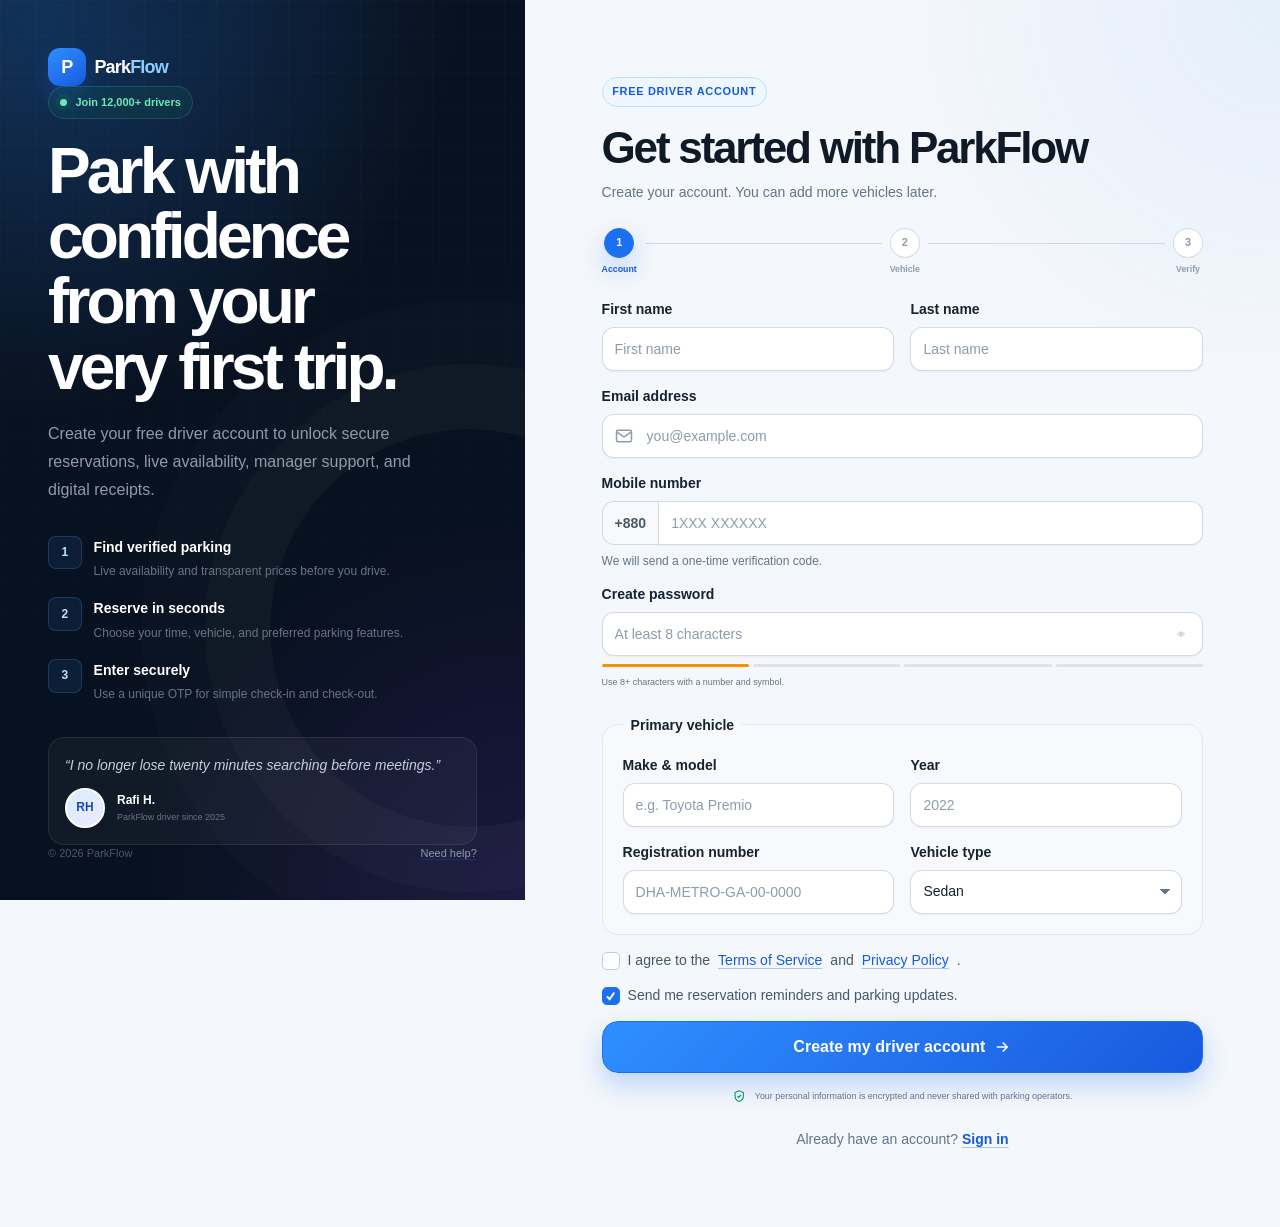
<file: register.html>
<!doctype html>
<html lang="en">
  <head>
    <meta charset="utf-8" />
    <meta name="viewport" content="width=device-width, initial-scale=1" />
    <meta
      name="description"
      content="Create a ParkFlow driver account and start reserving verified parking spaces."
    />
    <meta name="theme-color" content="#101927" />
    <title>Create Driver Account — ParkFlow</title>
    <link rel="stylesheet" href="style.css" />
    <link rel="stylesheet" href="auth.css" />
  </head>

  <body class="auth-page">
    <a class="skip-link" href="#registration-form">Skip to registration</a>
    <main class="auth-layout auth-layout--register">
      <section
        class="auth-showcase auth-showcase--register"
        aria-labelledby="register-showcase-title"
      >
        <a class="auth-brand" href="index.html" aria-label="ParkFlow home"
          ><span>P</span><strong>Park<span>Flow</span></strong></a
        >
        <div class="auth-showcase__content">
          <span class="auth-showcase__eyebrow"
            ><i></i>Join 12,000+ drivers</span
          >
          <h1 id="register-showcase-title">
            Park with confidence from your very first trip.
          </h1>
          <p>
            Create your free driver account to unlock secure reservations, live
            availability, manager support, and digital receipts.
          </p>
          <ol class="signup-benefits">
            <li>
              <span>1</span>
              <div>
                <strong>Find verified parking</strong>
                <p>
                  Live availability and transparent prices before you drive.
                </p>
              </div>
            </li>
            <li>
              <span>2</span>
              <div>
                <strong>Reserve in seconds</strong>
                <p>
                  Choose your time, vehicle, and preferred parking features.
                </p>
              </div>
            </li>
            <li>
              <span>3</span>
              <div>
                <strong>Enter securely</strong>
                <p>Use a unique OTP for simple check-in and check-out.</p>
              </div>
            </li>
          </ol>
          <figure class="auth-quote">
            <blockquote>
              “I no longer lose twenty minutes searching before meetings.”
            </blockquote>
            <figcaption>
              <span class="avatar">RH</span
              ><span
                ><strong>Rafi H.</strong
                ><small>ParkFlow driver since 2025</small></span
              >
            </figcaption>
          </figure>
        </div>
        <footer class="auth-showcase__footer">
          <span>© 2026 ParkFlow</span
          ><a href="index.html#support">Need help?</a>
        </footer>
      </section>

      <section class="auth-form-panel auth-form-panel--register">
        <div class="auth-form-wrap auth-form-wrap--register">
          <header class="auth-form-header">
            <a
              class="auth-brand auth-brand--mobile"
              href="index.html"
              aria-label="ParkFlow home"
              ><span>P</span><strong>Park<span>Flow</span></strong></a
            >
            <span class="auth-form-header__tag">Free driver account</span>
            <h2>Get started with ParkFlow</h2>
            <p>Create your account. You can add more vehicles later.</p>
          </header>

          <div class="registration-progress" aria-label="Registration progress">
            <span class="is-active"><i>1</i><strong>Account</strong></span>
            <em></em>
            <span><i>2</i><strong>Vehicle</strong></span>
            <em></em>
            <span><i>3</i><strong>Verify</strong></span>
          </div>

          <form
            class="auth-form"
            id="registration-form"
            action="driver.html"
            method="get"
          >
            <div class="form-row">
              <div class="form-field">
                <label class="form-label" for="register-first-name"
                  >First name</label
                ><input
                  class="input"
                  id="register-first-name"
                  name="first_name"
                  type="text"
                  placeholder="First name"
                  autocomplete="given-name"
                  required
                />
              </div>
              <div class="form-field">
                <label class="form-label" for="register-last-name"
                  >Last name</label
                ><input
                  class="input"
                  id="register-last-name"
                  name="last_name"
                  type="text"
                  placeholder="Last name"
                  autocomplete="family-name"
                  required
                />
              </div>
            </div>
            <div class="form-field">
              <label class="form-label" for="register-email"
                >Email address</label
              >
              <div class="input-group">
                <span class="input-group__icon"
                  ><svg
                    viewBox="0 0 24 24"
                    fill="none"
                    stroke="currentColor"
                    stroke-width="1.8"
                    aria-hidden="true"
                  >
                    <rect x="3" y="5" width="18" height="14" rx="2"></rect>
                    <path d="m3 7 9 6 9-6"></path></svg></span
                ><input
                  class="input"
                  id="register-email"
                  name="email"
                  type="email"
                  placeholder="you@example.com"
                  autocomplete="email"
                  required
                />
              </div>
            </div>
            <div class="form-field">
              <label class="form-label" for="register-phone"
                >Mobile number</label
              >
              <div class="phone-input">
                <span>+880</span
                ><input
                  class="input"
                  id="register-phone"
                  name="phone"
                  type="tel"
                  placeholder="1XXX XXXXXX"
                  autocomplete="tel"
                  required
                />
              </div>
              <span class="helper-text"
                >We will send a one-time verification code.</span
              >
            </div>
            <div class="form-field">
              <label class="form-label" for="register-password"
                >Create password</label
              >
              <div class="input-group input-group--suffix">
                <input
                  class="input"
                  id="register-password"
                  name="password"
                  type="password"
                  placeholder="At least 8 characters"
                  autocomplete="new-password"
                  required
                /><button
                  class="input-group__action"
                  type="button"
                  aria-label="Show password"
                >
                  <svg
                    viewBox="0 0 24 24"
                    fill="none"
                    stroke="currentColor"
                    stroke-width="1.8"
                    aria-hidden="true"
                  >
                    <path
                      d="M2 12s3.5-6 10-6 10 6 10 6-3.5 6-10 6S2 12 2 12Z"
                    ></path>
                    <circle cx="12" cy="12" r="2.5"></circle>
                  </svg>
                </button>
              </div>
              <div class="password-strength">
                <span><i></i><i></i><i></i><i></i></span
                ><small>Use 8+ characters with a number and symbol.</small>
              </div>
            </div>

            <fieldset class="vehicle-registration">
              <legend>Primary vehicle</legend>
              <div class="form-row">
                <div class="form-field">
                  <label class="form-label" for="vehicle-make"
                    >Make &amp; model</label
                  ><input
                    class="input"
                    id="vehicle-make"
                    name="vehicle"
                    type="text"
                    placeholder="e.g. Toyota Premio"
                    required
                  />
                </div>
                <div class="form-field">
                  <label class="form-label" for="vehicle-year">Year</label
                  ><input
                    class="input"
                    id="vehicle-year"
                    name="year"
                    type="number"
                    min="1990"
                    max="2026"
                    placeholder="2022"
                    required
                  />
                </div>
              </div>
              <div class="form-row">
                <div class="form-field">
                  <label class="form-label" for="vehicle-plate"
                    >Registration number</label
                  ><input
                    class="input"
                    id="vehicle-plate"
                    name="plate"
                    type="text"
                    placeholder="DHA-METRO-GA-00-0000"
                    required
                  />
                </div>
                <div class="form-field">
                  <label class="form-label" for="vehicle-type"
                    >Vehicle type</label
                  ><select class="select" id="vehicle-type" name="type">
                    <option>Sedan</option>
                    <option>SUV</option>
                    <option>Hatchback</option>
                    <option>Motorcycle</option>
                    <option>Electric vehicle</option>
                  </select>
                </div>
              </div>
            </fieldset>

            <label class="check-control"
              ><input type="checkbox" required />I agree to the
              <a href="index.html#support">Terms of Service</a> and
              <a href="index.html#support">Privacy Policy</a>.</label
            >
            <label class="check-control"
              ><input type="checkbox" checked />Send me reservation reminders
              and parking updates.</label
            >
            <button class="btn btn--primary btn--lg btn--block" type="submit">
              Create my driver account
              <svg
                viewBox="0 0 24 24"
                fill="none"
                stroke="currentColor"
                stroke-width="2"
                aria-hidden="true"
              >
                <path d="M5 12h14M13 6l6 6-6 6"></path>
              </svg>
            </button>
            <p class="auth-security-note">
              <svg
                viewBox="0 0 24 24"
                fill="none"
                stroke="currentColor"
                stroke-width="1.8"
                aria-hidden="true"
              >
                <path
                  d="M12 3 5 6v5c0 4.6 2.8 8.7 7 10 4.2-1.3 7-5.4 7-10V6l-7-3Z"
                ></path>
                <path d="m9 12 2 2 4-4"></path></svg
              >Your personal information is encrypted and never shared with
              parking operators.
            </p>
          </form>

          <p class="auth-switch">
            Already have an account? <a href="login.html">Sign in</a>
          </p>
        </div>
      </section>
    </main>
    <script src="app.js?v=3" defer></script>
    <script src="frontend/auth-ui.js?v=4" defer></script>
    <script src="frontend/api.js?v=2" defer></script>
    <script src="frontend/backend-auth.js?v=4" defer></script>
  </body>
</html>
</file>
<file: style.css>
/* ==========================================================================
   ParkFlow — Smart Parking Reservation & Vehicle Management System
   Global Design System / Phase 1
   ========================================================================== */

@layer reset, tokens, base, components, utilities, responsive;

/* --------------------------------------------------------------------------
   1. Design tokens
   -------------------------------------------------------------------------- */

@layer tokens {
  :root {
    color-scheme: light;

    /* Brand */
    --color-primary-50: #eef7ff;
    --color-primary-100: #d9edff;
    --color-primary-200: #bce0ff;
    --color-primary-300: #8eceff;
    --color-primary-400: #59b1ff;
    --color-primary-500: #2f8fff;
    --color-primary-600: #1d6ff2;
    --color-primary-700: #1859df;
    --color-primary-800: #1b49b4;
    --color-primary-900: #1c418d;
    --color-primary-950: #172957;

    /* Slate neutrals */
    --color-slate-0: #ffffff;
    --color-slate-25: #fcfdff;
    --color-slate-50: #f7f9fc;
    --color-slate-100: #eef2f7;
    --color-slate-200: #dce3ec;
    --color-slate-300: #c4cedb;
    --color-slate-400: #8e9bad;
    --color-slate-500: #667487;
    --color-slate-600: #49576a;
    --color-slate-700: #344054;
    --color-slate-800: #1f2a3a;
    --color-slate-850: #172130;
    --color-slate-900: #101927;
    --color-slate-950: #08111f;

    /* Semantic colors */
    --color-success-50: #ecfdf5;
    --color-success-100: #d1fae5;
    --color-success-300: #6ee7b7;
    --color-success-400: #32d583;
    --color-success-500: #12b76a;
    --color-success-600: #039855;
    --color-success-700: #027a48;
    --color-success-900: #054f31;

    --color-danger-50: #fff1f2;
    --color-danger-100: #ffe4e6;
    --color-danger-300: #fda4af;
    --color-danger-500: #f04438;
    --color-danger-600: #d92d20;
    --color-danger-700: #b42318;
    --color-danger-900: #7a271a;

    --color-warning-50: #fffaeb;
    --color-warning-100: #fef0c7;
    --color-warning-300: #fec84b;
    --color-warning-500: #f79009;
    --color-warning-600: #dc6803;
    --color-warning-700: #b54708;
    --color-warning-900: #7a2e0e;

    --color-info-50: #eff8ff;
    --color-info-100: #d1e9ff;
    --color-info-300: #84caff;
    --color-info-500: #2e90fa;
    --color-info-600: #1570ef;
    --color-info-700: #175cd3;
    --color-info-900: #194185;

    --color-violet-50: #f5f3ff;
    --color-violet-100: #ede9fe;
    --color-violet-500: #7c3aed;
    --color-violet-600: #6d28d9;
    --color-violet-700: #5b21b6;

    /* Application aliases */
    --color-canvas: #f4f7fb;
    --color-canvas-subtle: #f8faff;
    --color-surface: rgba(255, 255, 255, 0.92);
    --color-surface-solid: #ffffff;
    --color-surface-raised: #ffffff;
    --color-surface-muted: #f7f9fc;
    --color-surface-inverse: #101927;
    --color-text: #172130;
    --color-text-secondary: #49576a;
    --color-text-muted: #667487;
    --color-text-subtle: #8e9bad;
    --color-text-inverse: #ffffff;
    --color-heading: #101927;
    --color-border: rgba(196, 206, 219, 0.72);
    --color-border-strong: #c4cedb;
    --color-border-subtle: rgba(220, 227, 236, 0.72);
    --color-focus: rgba(47, 143, 255, 0.24);
    --color-overlay: rgba(8, 17, 31, 0.58);
    --color-primary-soft: var(--color-primary-50);
    --color-primary-soft-border: var(--color-primary-200);
    --color-primary-soft-text: var(--color-primary-700);
    --color-success-soft: var(--color-success-50);
    --color-success-soft-border: var(--color-success-100);
    --color-success-soft-text: var(--color-success-700);
    --color-danger-soft: var(--color-danger-50);
    --color-danger-soft-border: var(--color-danger-100);
    --color-danger-soft-text: var(--color-danger-700);
    --color-warning-soft: var(--color-warning-50);
    --color-warning-soft-border: var(--color-warning-100);
    --color-warning-soft-text: var(--color-warning-700);
    --color-info-soft: var(--color-info-50);
    --color-info-soft-border: var(--color-info-100);
    --color-info-soft-text: var(--color-info-700);
    --color-violet-soft: var(--color-violet-50);
    --color-violet-soft-border: var(--color-violet-100);
    --color-violet-soft-text: var(--color-violet-700);

    /* Parking state aliases */
    --parking-free: var(--color-success-500);
    --parking-free-bg: var(--color-success-50);
    --parking-occupied: var(--color-danger-500);
    --parking-occupied-bg: var(--color-danger-50);
    --parking-blocked: var(--color-slate-500);
    --parking-blocked-bg: var(--color-slate-100);
    --parking-reserved: var(--color-primary-600);
    --parking-reserved-bg: var(--color-primary-50);
    --parking-pending: var(--color-warning-500);
    --parking-pending-bg: var(--color-warning-50);

    /* Typography */
    --font-sans:
      Inter, ui-sans-serif, -apple-system, BlinkMacSystemFont, "Segoe UI",
      Roboto, Helvetica, Arial, sans-serif, "Apple Color Emoji",
      "Segoe UI Emoji";
    --font-mono:
      "SFMono-Regular", Consolas, "Liberation Mono", Menlo, monospace;
    --font-size-2xs: 0.6875rem;
    --font-size-xs: 0.75rem;
    --font-size-sm: 0.875rem;
    --font-size-md: 1rem;
    --font-size-lg: 1.125rem;
    --font-size-xl: 1.25rem;
    --font-size-2xl: 1.5rem;
    --font-size-3xl: 1.875rem;
    --font-size-4xl: 2.25rem;
    --font-size-5xl: 3rem;
    --font-size-display: clamp(2.5rem, 7vw, 4.75rem);
    --line-height-tight: 1.15;
    --line-height-snug: 1.35;
    --line-height-normal: 1.6;
    --line-height-relaxed: 1.75;
    --font-weight-regular: 400;
    --font-weight-medium: 500;
    --font-weight-semibold: 600;
    --font-weight-bold: 700;
    --letter-spacing-tight: -0.035em;
    --letter-spacing-snug: -0.02em;
    --letter-spacing-wide: 0.08em;

    /* Spacing: 4px base scale */
    --space-0: 0;
    --space-1: 0.25rem;
    --space-2: 0.5rem;
    --space-3: 0.75rem;
    --space-4: 1rem;
    --space-5: 1.25rem;
    --space-6: 1.5rem;
    --space-7: 1.75rem;
    --space-8: 2rem;
    --space-10: 2.5rem;
    --space-12: 3rem;
    --space-14: 3.5rem;
    --space-16: 4rem;
    --space-20: 5rem;
    --space-24: 6rem;
    --space-28: 7rem;
    --space-32: 8rem;

    /* Shape */
    --radius-xs: 0.375rem;
    --radius-sm: 0.5rem;
    --radius-md: 0.75rem;
    --radius-lg: 1rem;
    --radius-xl: 1.25rem;
    --radius-2xl: 1.5rem;
    --radius-3xl: 2rem;
    --radius-pill: 999px;

    /* Elevation */
    --shadow-xs: 0 1px 2px rgba(16, 25, 39, 0.05);
    --shadow-sm:
      0 1px 3px rgba(16, 25, 39, 0.08), 0 1px 2px rgba(16, 25, 39, 0.04);
    --shadow-md:
      0 8px 24px rgba(16, 25, 39, 0.08), 0 2px 6px rgba(16, 25, 39, 0.04);
    --shadow-lg:
      0 20px 46px rgba(16, 25, 39, 0.12), 0 6px 14px rgba(16, 25, 39, 0.05);
    --shadow-xl:
      0 28px 72px rgba(8, 17, 31, 0.18), 0 8px 22px rgba(8, 17, 31, 0.08);
    --shadow-primary: 0 12px 26px rgba(29, 111, 242, 0.25);
    --shadow-success: 0 10px 22px rgba(18, 183, 106, 0.2);
    --shadow-danger: 0 10px 22px rgba(240, 68, 56, 0.2);

    /* Glass surfaces */
    --glass-bg: rgba(255, 255, 255, 0.74);
    --glass-bg-strong: rgba(255, 255, 255, 0.88);
    --glass-border: rgba(255, 255, 255, 0.68);
    --glass-blur: 18px;

    /* Motion */
    --duration-fast: 140ms;
    --duration-normal: 220ms;
    --duration-slow: 420ms;
    --ease-standard: cubic-bezier(0.2, 0, 0, 1);
    --ease-emphasized: cubic-bezier(0.2, 0.8, 0.2, 1);

    /* Layout and controls */
    --container-width: 1440px;
    --content-width: 1180px;
    --sidebar-width: 272px;
    --sidebar-collapsed-width: 84px;
    --topbar-height: 76px;
    --control-height-sm: 2.25rem;
    --control-height: 2.75rem;
    --control-height-lg: 3.25rem;

    /* Layering */
    --z-base: 1;
    --z-sticky: 100;
    --z-dropdown: 300;
    --z-overlay: 600;
    --z-modal: 700;
    --z-toast: 900;
    --z-tooltip: 1000;
  }

  [data-theme="dark"] {
    color-scheme: dark;
    --color-canvas: #07101d;
    --color-canvas-subtle: #0b1524;
    --color-surface: rgba(16, 25, 39, 0.9);
    --color-surface-solid: #101927;
    --color-surface-raised: #172130;
    --color-surface-muted: #1f2a3a;
    --color-surface-inverse: #f7f9fc;
    --color-text: #eef2f7;
    --color-text-secondary: #c4cedb;
    --color-text-muted: #8e9bad;
    --color-text-subtle: #667487;
    --color-text-inverse: #101927;
    --color-heading: #ffffff;
    --color-border: rgba(102, 116, 135, 0.42);
    --color-border-strong: #49576a;
    --color-border-subtle: rgba(73, 87, 106, 0.42);
    --color-overlay: rgba(0, 0, 0, 0.72);
    --glass-bg: rgba(16, 25, 39, 0.72);
    --glass-bg-strong: rgba(16, 25, 39, 0.88);
    --glass-border: rgba(255, 255, 255, 0.09);
    --color-primary-soft: rgba(47, 143, 255, 0.12);
    --color-primary-soft-border: rgba(89, 177, 255, 0.24);
    --color-primary-soft-text: var(--color-primary-300);
    --color-success-soft: rgba(18, 183, 106, 0.12);
    --color-success-soft-border: rgba(110, 231, 183, 0.2);
    --color-success-soft-text: var(--color-success-300);
    --color-danger-soft: rgba(240, 68, 56, 0.12);
    --color-danger-soft-border: rgba(253, 164, 175, 0.2);
    --color-danger-soft-text: var(--color-danger-300);
    --color-warning-soft: rgba(247, 144, 9, 0.12);
    --color-warning-soft-border: rgba(254, 200, 75, 0.2);
    --color-warning-soft-text: var(--color-warning-300);
    --color-info-soft: rgba(46, 144, 250, 0.12);
    --color-info-soft-border: rgba(132, 202, 255, 0.2);
    --color-info-soft-text: var(--color-info-300);
    --color-violet-soft: rgba(124, 58, 237, 0.14);
    --color-violet-soft-border: rgba(196, 181, 253, 0.2);
    --color-violet-soft-text: #c4b5fd;
    --parking-free-bg: rgba(18, 183, 106, 0.12);
    --parking-occupied-bg: rgba(240, 68, 56, 0.12);
    --parking-blocked-bg: rgba(142, 155, 173, 0.12);
    --parking-reserved-bg: rgba(47, 143, 255, 0.12);
    --parking-pending-bg: rgba(247, 144, 9, 0.12);
    --shadow-xs: 0 1px 2px rgba(0, 0, 0, 0.18);
    --shadow-sm: 0 2px 8px rgba(0, 0, 0, 0.22);
    --shadow-md: 0 12px 32px rgba(0, 0, 0, 0.25);
    --shadow-lg: 0 22px 54px rgba(0, 0, 0, 0.32);
  }
}

/* --------------------------------------------------------------------------
   2. Reset and document defaults
   -------------------------------------------------------------------------- */

@layer reset {
  *,
  *::before,
  *::after {
    box-sizing: border-box;
  }

  html {
    min-width: 320px;
    scroll-behavior: smooth;
    text-size-adjust: 100%;
    -webkit-tap-highlight-color: transparent;
  }

  body,
  h1,
  h2,
  h3,
  h4,
  h5,
  h6,
  p,
  figure,
  blockquote,
  dl,
  dd {
    margin: 0;
  }

  ul[role="list"],
  ol[role="list"] {
    margin: 0;
    padding: 0;
    list-style: none;
  }

  img,
  picture,
  svg,
  canvas,
  video {
    display: block;
    max-width: 100%;
  }

  input,
  button,
  textarea,
  select {
    color: inherit;
    font: inherit;
  }

  button,
  [type="button"],
  [type="submit"],
  [type="reset"] {
    appearance: none;
  }

  button,
  label,
  select,
  summary,
  [role="button"] {
    cursor: pointer;
  }

  textarea {
    resize: vertical;
  }

  table {
    border-collapse: collapse;
    border-spacing: 0;
  }

  [hidden] {
    display: none !important;
  }
}

/* --------------------------------------------------------------------------
   3. Base typography and semantic elements
   -------------------------------------------------------------------------- */

@layer base {
  body {
    min-height: 100vh;
    overflow-x: hidden;
    color: var(--color-text);
    background:
      radial-gradient(
        circle at 10% 0%,
        rgba(47, 143, 255, 0.09),
        transparent 30rem
      ),
      radial-gradient(
        circle at 95% 20%,
        rgba(124, 58, 237, 0.06),
        transparent 26rem
      ),
      var(--color-canvas);
    font-family: var(--font-sans);
    font-size: var(--font-size-md);
    font-weight: var(--font-weight-regular);
    line-height: var(--line-height-normal);
    text-rendering: optimizeLegibility;
    -webkit-font-smoothing: antialiased;
    -moz-osx-font-smoothing: grayscale;
  }

  main {
    display: block;
  }

  h1,
  h2,
  h3,
  h4,
  h5,
  h6 {
    color: var(--color-heading);
    font-weight: var(--font-weight-bold);
    line-height: var(--line-height-tight);
    letter-spacing: var(--letter-spacing-snug);
    text-wrap: balance;
  }

  h1 {
    font-size: clamp(2rem, 4vw, var(--font-size-4xl));
  }

  h2 {
    font-size: clamp(1.625rem, 3vw, var(--font-size-3xl));
  }

  h3 {
    font-size: var(--font-size-2xl);
  }

  h4 {
    font-size: var(--font-size-xl);
  }

  h5 {
    font-size: var(--font-size-lg);
  }

  h6 {
    font-size: var(--font-size-md);
  }

  p {
    text-wrap: pretty;
  }

  a {
    color: var(--color-primary-700);
    text-decoration-color: rgba(24, 89, 223, 0.32);
    text-decoration-thickness: 1px;
    text-underline-offset: 0.18em;
    transition:
      color var(--duration-fast) var(--ease-standard),
      text-decoration-color var(--duration-fast) var(--ease-standard);
  }

  a:hover {
    color: var(--color-primary-800);
    text-decoration-color: currentColor;
  }

  strong,
  b {
    font-weight: var(--font-weight-semibold);
  }

  small {
    font-size: var(--font-size-sm);
  }

  code,
  kbd,
  samp,
  pre {
    font-family: var(--font-mono);
  }

  code {
    padding: 0.15em 0.35em;
    border: 1px solid var(--color-border-subtle);
    border-radius: var(--radius-xs);
    background: var(--color-surface-muted);
    font-size: 0.9em;
  }

  hr {
    height: 1px;
    margin: var(--space-6) 0;
    border: 0;
    background: var(--color-border-subtle);
  }

  ::selection {
    color: var(--color-primary-950);
    background: var(--color-primary-200);
  }

  :where(
    a,
    button,
    input,
    textarea,
    select,
    summary,
    [tabindex]
  ):focus-visible {
    outline: 3px solid var(--color-focus);
    outline-offset: 2px;
  }

  :where(input, textarea, select):focus-visible {
    outline: 0;
  }

  :disabled,
  [aria-disabled="true"] {
    cursor: not-allowed;
  }

  ::-webkit-scrollbar {
    width: 0.7rem;
    height: 0.7rem;
  }

  ::-webkit-scrollbar-track {
    background: transparent;
  }

  ::-webkit-scrollbar-thumb {
    border: 3px solid transparent;
    border-radius: var(--radius-pill);
    background: color-mix(in srgb, var(--color-slate-400) 58%, transparent);
    background-clip: padding-box;
  }

  ::-webkit-scrollbar-thumb:hover {
    background: color-mix(in srgb, var(--color-slate-500) 72%, transparent);
    background-clip: padding-box;
  }
}

/* --------------------------------------------------------------------------
   4. Reusable components
   -------------------------------------------------------------------------- */

@layer components {
  /* Type styles */
  .display-title {
    max-width: 18ch;
    font-size: var(--font-size-display);
    line-height: 1.02;
    letter-spacing: var(--letter-spacing-tight);
  }

  .page-title {
    font-size: clamp(1.75rem, 3vw, var(--font-size-3xl));
  }

  .section-title {
    font-size: clamp(1.375rem, 2vw, var(--font-size-2xl));
  }

  .eyebrow {
    color: var(--color-primary-700);
    font-size: var(--font-size-xs);
    font-weight: var(--font-weight-bold);
    letter-spacing: var(--letter-spacing-wide);
    line-height: 1.4;
    text-transform: uppercase;
  }

  .lead {
    color: var(--color-text-secondary);
    font-size: clamp(1.05rem, 2vw, var(--font-size-xl));
    line-height: var(--line-height-relaxed);
  }

  .helper-text {
    color: var(--color-text-muted);
    font-size: var(--font-size-xs);
    line-height: var(--line-height-snug);
  }

  .error-text {
    color: var(--color-danger-600);
    font-size: var(--font-size-xs);
    line-height: var(--line-height-snug);
  }

  /* Shared surfaces */
  .surface,
  .card {
    border: 1px solid var(--color-border-subtle);
    border-radius: var(--radius-xl);
    background: var(--color-surface);
    box-shadow: var(--shadow-sm);
  }

  .card {
    padding: clamp(var(--space-5), 3vw, var(--space-7));
    transition:
      border-color var(--duration-normal) var(--ease-standard),
      box-shadow var(--duration-normal) var(--ease-standard),
      transform var(--duration-normal) var(--ease-emphasized);
  }

  .card--interactive:hover {
    border-color: color-mix(
      in srgb,
      var(--color-primary-400) 45%,
      var(--color-border)
    );
    box-shadow: var(--shadow-md);
    transform: translateY(-2px);
  }

  .glass-panel {
    border: 1px solid var(--glass-border);
    border-radius: var(--radius-2xl);
    background: var(--glass-bg);
    box-shadow: var(--shadow-md);
    backdrop-filter: blur(var(--glass-blur)) saturate(145%);
    -webkit-backdrop-filter: blur(var(--glass-blur)) saturate(145%);
  }

  .glass-panel--strong {
    background: var(--glass-bg-strong);
  }

  .divider {
    width: 100%;
    height: 1px;
    border: 0;
    background: var(--color-border-subtle);
  }

  /* Buttons */
  .btn {
    position: relative;
    display: inline-flex;
    min-height: var(--control-height);
    align-items: center;
    justify-content: center;
    gap: var(--space-2);
    padding: 0.65rem 1rem;
    overflow: hidden;
    border: 1px solid transparent;
    border-radius: var(--radius-md);
    background: transparent;
    font-size: var(--font-size-sm);
    font-weight: var(--font-weight-semibold);
    line-height: 1;
    text-align: center;
    text-decoration: none;
    white-space: nowrap;
    user-select: none;
    transition:
      color var(--duration-fast) var(--ease-standard),
      background-color var(--duration-fast) var(--ease-standard),
      border-color var(--duration-fast) var(--ease-standard),
      box-shadow var(--duration-normal) var(--ease-standard),
      transform var(--duration-fast) var(--ease-emphasized);
  }

  .btn::after {
    position: absolute;
    inset: 0;
    border-radius: inherit;
    background: linear-gradient(
      115deg,
      transparent 20%,
      rgba(255, 255, 255, 0.2),
      transparent 75%
    );
    content: "";
    opacity: 0;
    transform: translateX(-100%);
    transition:
      opacity var(--duration-fast) var(--ease-standard),
      transform var(--duration-slow) var(--ease-emphasized);
    pointer-events: none;
  }

  .btn:hover::after {
    opacity: 1;
    transform: translateX(100%);
  }

  .btn:active:not(:disabled):not([aria-disabled="true"]) {
    transform: translateY(1px) scale(0.99);
  }

  .btn:disabled,
  .btn[aria-disabled="true"] {
    opacity: 0.52;
    box-shadow: none;
    pointer-events: none;
  }

  .btn svg {
    width: 1.125rem;
    height: 1.125rem;
    flex: 0 0 auto;
    pointer-events: none;
  }

  .btn--primary {
    color: #ffffff;
    border-color: var(--color-primary-600);
    background: linear-gradient(
      135deg,
      var(--color-primary-500),
      var(--color-primary-700)
    );
    box-shadow: var(--shadow-primary);
  }

  .btn--primary:hover {
    border-color: var(--color-primary-700);
    background: linear-gradient(
      135deg,
      var(--color-primary-600),
      var(--color-primary-800)
    );
    box-shadow: 0 14px 30px rgba(29, 111, 242, 0.3);
    color: #ffffff;
  }

  .btn--secondary {
    color: var(--color-text);
    border-color: var(--color-border);
    background: var(--color-surface-solid);
    box-shadow: var(--shadow-xs);
  }

  .btn--secondary:hover {
    color: var(--color-primary-soft-text);
    border-color: var(--color-primary-300);
    background: var(--color-primary-soft);
    box-shadow: var(--shadow-sm);
  }

  .btn--dark {
    color: #ffffff;
    border-color: var(--color-slate-900);
    background: linear-gradient(
      135deg,
      var(--color-slate-800),
      var(--color-slate-950)
    );
    box-shadow: 0 10px 24px rgba(8, 17, 31, 0.24);
  }

  .btn--dark:hover {
    color: #ffffff;
    background: var(--color-slate-950);
  }

  .btn--success {
    color: #ffffff;
    border-color: var(--color-success-600);
    background: linear-gradient(
      135deg,
      var(--color-success-500),
      var(--color-success-700)
    );
    box-shadow: var(--shadow-success);
  }

  .btn--danger {
    color: #ffffff;
    border-color: var(--color-danger-600);
    background: linear-gradient(
      135deg,
      var(--color-danger-500),
      var(--color-danger-700)
    );
    box-shadow: var(--shadow-danger);
  }

  .btn--outline {
    color: var(--color-primary-soft-text);
    border-color: var(--color-primary-300);
    background: transparent;
  }

  .btn--outline:hover {
    color: var(--color-primary-soft-text);
    border-color: var(--color-primary-500);
    background: var(--color-primary-soft);
  }

  .btn--ghost {
    color: var(--color-text-secondary);
    border-color: transparent;
    background: transparent;
  }

  .btn--ghost:hover {
    color: var(--color-text);
    background: var(--color-surface-muted);
  }

  .btn--link {
    min-height: auto;
    padding: 0;
    color: var(--color-primary-700);
    border: 0;
    border-radius: 0;
    background: transparent;
  }

  .btn--link:hover {
    color: var(--color-primary-800);
    text-decoration: underline;
    text-underline-offset: 0.2em;
  }

  .btn--sm {
    min-height: var(--control-height-sm);
    padding: 0.45rem 0.75rem;
    border-radius: var(--radius-sm);
    font-size: var(--font-size-xs);
  }

  .btn--lg {
    min-height: var(--control-height-lg);
    padding: 0.8rem 1.25rem;
    border-radius: var(--radius-lg);
    font-size: var(--font-size-md);
  }

  .btn--wide {
    min-width: 10rem;
  }

  .btn--block {
    width: 100%;
  }

  .icon-btn {
    display: inline-grid;
    width: var(--control-height);
    height: var(--control-height);
    flex: 0 0 auto;
    place-items: center;
    padding: 0;
    border: 1px solid var(--color-border);
    border-radius: var(--radius-md);
    color: var(--color-text-secondary);
    background: var(--color-surface-solid);
    box-shadow: var(--shadow-xs);
    transition:
      color var(--duration-fast) var(--ease-standard),
      border-color var(--duration-fast) var(--ease-standard),
      background-color var(--duration-fast) var(--ease-standard),
      transform var(--duration-fast) var(--ease-emphasized);
  }

  .icon-btn:hover {
    color: var(--color-primary-soft-text);
    border-color: var(--color-primary-300);
    background: var(--color-primary-soft);
    transform: translateY(-1px);
  }

  .icon-btn svg {
    width: 1.2rem;
    height: 1.2rem;
  }

  .btn.is-loading {
    color: transparent !important;
    pointer-events: none;
  }

  .btn.is-loading::before {
    position: absolute;
    width: 1rem;
    height: 1rem;
    border: 2px solid currentColor;
    border-right-color: transparent;
    border-radius: 50%;
    color: #ffffff;
    content: "";
    animation: spin 0.7s linear infinite;
  }

  /* Forms */
  .form {
    display: grid;
    gap: var(--space-5);
  }

  .form-row {
    display: grid;
    grid-template-columns: repeat(2, minmax(0, 1fr));
    gap: var(--space-4);
  }

  .form-field {
    display: grid;
    min-width: 0;
    gap: var(--space-2);
  }

  .form-label {
    display: inline-flex;
    align-items: center;
    gap: var(--space-1);
    color: var(--color-text);
    font-size: var(--font-size-sm);
    font-weight: var(--font-weight-semibold);
    line-height: var(--line-height-snug);
  }

  .form-label__optional {
    color: var(--color-text-subtle);
    font-size: var(--font-size-xs);
    font-weight: var(--font-weight-regular);
  }

  .form-label__required {
    color: var(--color-danger-500);
  }

  .input,
  .select,
  .textarea {
    width: 100%;
    border: 1px solid var(--color-border);
    border-radius: var(--radius-md);
    outline: 0;
    color: var(--color-text);
    background: var(--color-surface-solid);
    box-shadow: var(--shadow-xs);
    font-size: var(--font-size-sm);
    line-height: 1.4;
    transition:
      border-color var(--duration-fast) var(--ease-standard),
      box-shadow var(--duration-fast) var(--ease-standard),
      background-color var(--duration-fast) var(--ease-standard);
  }

  .input,
  .select {
    height: var(--control-height);
    padding: 0 var(--space-3);
  }

  .textarea {
    min-height: 7.5rem;
    padding: var(--space-3);
    line-height: var(--line-height-normal);
  }

  .input::placeholder,
  .textarea::placeholder {
    color: var(--color-text-subtle);
    opacity: 1;
  }

  .input:hover,
  .select:hover,
  .textarea:hover {
    border-color: var(--color-border-strong);
  }

  .input:focus,
  .select:focus,
  .textarea:focus {
    border-color: var(--color-primary-500);
    box-shadow:
      0 0 0 4px var(--color-focus),
      var(--shadow-xs);
  }

  .input:disabled,
  .select:disabled,
  .textarea:disabled {
    color: var(--color-text-subtle);
    border-color: var(--color-border-subtle);
    background: var(--color-surface-muted);
    opacity: 0.78;
  }

  .input[aria-invalid="true"],
  .select[aria-invalid="true"],
  .textarea[aria-invalid="true"],
  .form-field.has-error :is(.input, .select, .textarea) {
    border-color: var(--color-danger-500);
  }

  .input[aria-invalid="true"]:focus,
  .select[aria-invalid="true"]:focus,
  .textarea[aria-invalid="true"]:focus,
  .form-field.has-error :is(.input, .select, .textarea):focus {
    box-shadow: 0 0 0 4px rgba(240, 68, 56, 0.14);
  }

  .form-field.has-success :is(.input, .select, .textarea) {
    border-color: var(--color-success-500);
  }

  .input--sm,
  .select--sm {
    height: var(--control-height-sm);
    font-size: var(--font-size-xs);
  }

  .input--lg,
  .select--lg {
    height: var(--control-height-lg);
    font-size: var(--font-size-md);
  }

  .select {
    appearance: none;
    padding-right: 2.5rem;
    background-image:
      linear-gradient(45deg, transparent 50%, var(--color-text-muted) 50%),
      linear-gradient(135deg, var(--color-text-muted) 50%, transparent 50%);
    background-position:
      calc(100% - 1rem) 50%,
      calc(100% - 0.72rem) 50%;
    background-repeat: no-repeat;
    background-size:
      0.32rem 0.32rem,
      0.32rem 0.32rem;
  }

  .input-group {
    position: relative;
    display: flex;
    align-items: center;
  }

  .input-group .input {
    padding-left: 2.75rem;
  }

  .input-group--suffix .input {
    padding-right: 2.75rem;
    padding-left: var(--space-3);
  }

  .input-group__icon,
  .input-group__action {
    position: absolute;
    z-index: var(--z-base);
    display: grid;
    width: 1.25rem;
    height: 1.25rem;
    place-items: center;
    color: var(--color-text-subtle);
    pointer-events: none;
  }

  .input-group__icon {
    left: var(--space-3);
  }

  .input-group__action {
    right: var(--space-3);
    border: 0;
    background: transparent;
    pointer-events: auto;
  }

  .input-group__icon svg,
  .input-group__action svg {
    width: 100%;
    height: 100%;
  }

  .search-input .input {
    border-radius: var(--radius-pill);
    background: var(--color-surface-muted);
  }

  .check-control {
    display: inline-flex;
    align-items: flex-start;
    gap: var(--space-2);
    color: var(--color-text-secondary);
    font-size: var(--font-size-sm);
    line-height: var(--line-height-snug);
  }

  .check-control input {
    appearance: none;
    display: grid;
    width: 1.125rem;
    height: 1.125rem;
    flex: 0 0 auto;
    place-content: center;
    margin: 0.08rem 0 0;
    border: 1.5px solid var(--color-border-strong);
    border-radius: 0.3rem;
    background: var(--color-surface-solid);
    transition:
      border-color var(--duration-fast) var(--ease-standard),
      background-color var(--duration-fast) var(--ease-standard),
      box-shadow var(--duration-fast) var(--ease-standard);
  }

  .check-control input[type="radio"] {
    border-radius: 50%;
  }

  .check-control input::before {
    width: 0.55rem;
    height: 0.55rem;
    background: #ffffff;
    content: "";
    transform: scale(0);
    transition: transform var(--duration-fast) var(--ease-emphasized);
    clip-path: polygon(14% 44%, 0 59%, 40% 100%, 100% 16%, 84% 0, 39% 63%);
  }

  .check-control input[type="radio"]::before {
    border-radius: 50%;
    clip-path: none;
  }

  .check-control input:checked {
    border-color: var(--color-primary-600);
    background: var(--color-primary-600);
  }

  .check-control input:checked::before {
    transform: scale(1);
  }

  .check-control input:focus-visible {
    outline: 0;
    box-shadow: 0 0 0 4px var(--color-focus);
  }

  .switch {
    display: inline-flex;
    align-items: center;
    gap: var(--space-3);
    color: var(--color-text-secondary);
    font-size: var(--font-size-sm);
    font-weight: var(--font-weight-medium);
  }

  .switch input {
    appearance: none;
    position: relative;
    width: 2.65rem;
    height: 1.5rem;
    flex: 0 0 auto;
    border: 0;
    border-radius: var(--radius-pill);
    background: var(--color-slate-300);
    transition:
      background-color var(--duration-normal) var(--ease-standard),
      box-shadow var(--duration-fast) var(--ease-standard);
  }

  .switch input::after {
    position: absolute;
    top: 0.1875rem;
    left: 0.1875rem;
    width: 1.125rem;
    height: 1.125rem;
    border-radius: 50%;
    background: #ffffff;
    box-shadow: 0 2px 5px rgba(16, 25, 39, 0.22);
    content: "";
    transition: transform var(--duration-normal) var(--ease-emphasized);
  }

  .switch input:checked {
    background: var(--color-primary-600);
  }

  .switch input:checked::after {
    transform: translateX(1.15rem);
  }

  .switch input:focus-visible {
    outline: 0;
    box-shadow: 0 0 0 4px var(--color-focus);
  }

  .file-dropzone {
    display: grid;
    min-height: 9rem;
    place-items: center;
    padding: var(--space-5);
    border: 1.5px dashed var(--color-border-strong);
    border-radius: var(--radius-lg);
    color: var(--color-text-muted);
    background: var(--color-surface-muted);
    text-align: center;
    transition:
      color var(--duration-fast) var(--ease-standard),
      border-color var(--duration-fast) var(--ease-standard),
      background-color var(--duration-fast) var(--ease-standard);
  }

  .file-dropzone:hover {
    color: var(--color-primary-soft-text);
    border-color: var(--color-primary-400);
    background: var(--color-primary-soft);
  }

  /* Status badges */
  .badge {
    --badge-color: var(--color-slate-600);
    --badge-bg: var(--color-slate-100);
    --badge-border: var(--color-slate-200);
    display: inline-flex;
    width: fit-content;
    min-height: 1.625rem;
    align-items: center;
    justify-content: center;
    gap: 0.375rem;
    padding: 0.25rem 0.625rem;
    border: 1px solid var(--badge-border);
    border-radius: var(--radius-pill);
    color: var(--badge-color);
    background: var(--badge-bg);
    font-size: var(--font-size-xs);
    font-weight: var(--font-weight-semibold);
    line-height: 1;
    white-space: nowrap;
  }

  .badge::before {
    display: none;
    width: 0.42rem;
    height: 0.42rem;
    flex: 0 0 auto;
    border-radius: 50%;
    background: currentColor;
    content: "";
  }

  .badge--dot::before {
    display: block;
  }

  .badge--success,
  .badge--free,
  .badge--approved,
  .badge--completed {
    --badge-color: var(--color-success-soft-text);
    --badge-bg: var(--color-success-soft);
    --badge-border: var(--color-success-soft-border);
  }

  .badge--danger,
  .badge--occupied,
  .badge--rejected,
  .badge--overdue {
    --badge-color: var(--color-danger-soft-text);
    --badge-bg: var(--color-danger-soft);
    --badge-border: var(--color-danger-soft-border);
  }

  .badge--warning,
  .badge--pending {
    --badge-color: var(--color-warning-soft-text);
    --badge-bg: var(--color-warning-soft);
    --badge-border: var(--color-warning-soft-border);
  }

  .badge--info,
  .badge--reserved,
  .badge--active {
    --badge-color: var(--color-info-soft-text);
    --badge-bg: var(--color-info-soft);
    --badge-border: var(--color-info-soft-border);
  }

  .badge--blocked,
  .badge--neutral,
  .badge--inactive {
    --badge-color: var(--color-slate-600);
    --badge-bg: var(--color-slate-100);
    --badge-border: var(--color-slate-200);
  }

  .badge--violet {
    --badge-color: var(--color-violet-soft-text);
    --badge-bg: var(--color-violet-soft);
    --badge-border: var(--color-violet-soft-border);
  }

  .badge--live::before {
    display: block;
    animation: live-pulse 1.8s var(--ease-standard) infinite;
  }

  .badge--sm {
    min-height: 1.35rem;
    padding: 0.2rem 0.5rem;
    font-size: var(--font-size-2xs);
  }

  .badge--lg {
    min-height: 2rem;
    padding: 0.4rem 0.75rem;
    font-size: var(--font-size-sm);
  }

  /* Alerts */
  .alert {
    --alert-color: var(--color-info-soft-text);
    --alert-bg: var(--color-info-soft);
    --alert-border: var(--color-info-soft-border);
    display: grid;
    grid-template-columns: auto minmax(0, 1fr) auto;
    gap: var(--space-3);
    padding: var(--space-4);
    border: 1px solid var(--alert-border);
    border-radius: var(--radius-lg);
    color: var(--alert-color);
    background: var(--alert-bg);
    font-size: var(--font-size-sm);
  }

  .alert--success {
    --alert-color: var(--color-success-soft-text);
    --alert-bg: var(--color-success-soft);
    --alert-border: var(--color-success-soft-border);
  }

  .alert--warning {
    --alert-color: var(--color-warning-soft-text);
    --alert-bg: var(--color-warning-soft);
    --alert-border: var(--color-warning-soft-border);
  }

  .alert--danger {
    --alert-color: var(--color-danger-soft-text);
    --alert-bg: var(--color-danger-soft);
    --alert-border: var(--color-danger-soft-border);
  }

  .alert__title {
    margin-bottom: var(--space-1);
    color: currentColor;
    font-size: var(--font-size-sm);
  }

  .alert__icon {
    width: 1.25rem;
    height: 1.25rem;
  }

  /* Data tables */
  .table-shell {
    width: 100%;
    overflow: hidden;
    border: 1px solid var(--color-border-subtle);
    border-radius: var(--radius-xl);
    background: var(--color-surface-solid);
    box-shadow: var(--shadow-sm);
  }

  .table-toolbar {
    display: flex;
    align-items: center;
    justify-content: space-between;
    gap: var(--space-4);
    padding: var(--space-5);
    border-bottom: 1px solid var(--color-border-subtle);
  }

  .table-toolbar__actions {
    display: flex;
    align-items: center;
    gap: var(--space-2);
  }

  .table-responsive {
    width: 100%;
    overflow-x: auto;
    overscroll-behavior-inline: contain;
  }

  .data-table {
    width: 100%;
    min-width: 46rem;
    color: var(--color-text-secondary);
    font-size: var(--font-size-sm);
    text-align: left;
  }

  .data-table caption {
    padding: var(--space-4) var(--space-5);
    color: var(--color-text-muted);
    font-size: var(--font-size-sm);
    text-align: left;
  }

  .data-table th {
    padding: 0.75rem var(--space-5);
    border-bottom: 1px solid var(--color-border-subtle);
    color: var(--color-text-muted);
    background: var(--color-surface-muted);
    font-size: var(--font-size-xs);
    font-weight: var(--font-weight-semibold);
    letter-spacing: 0.02em;
    line-height: var(--line-height-snug);
    text-transform: uppercase;
    white-space: nowrap;
  }

  .data-table td {
    padding: var(--space-4) var(--space-5);
    border-bottom: 1px solid var(--color-border-subtle);
    vertical-align: middle;
  }

  .data-table tbody tr {
    transition:
      background-color var(--duration-fast) var(--ease-standard),
      box-shadow var(--duration-fast) var(--ease-standard);
  }

  .data-table tbody tr:hover {
    background: var(--color-primary-soft);
  }

  .data-table tbody tr:last-child td {
    border-bottom: 0;
  }

  .data-table__primary {
    color: var(--color-text);
    font-weight: var(--font-weight-semibold);
  }

  .data-table__secondary {
    display: block;
    margin-top: var(--space-1);
    color: var(--color-text-muted);
    font-size: var(--font-size-xs);
  }

  .data-table__actions {
    display: flex;
    align-items: center;
    justify-content: flex-end;
    gap: var(--space-1);
  }

  .sort-button {
    display: inline-flex;
    align-items: center;
    gap: var(--space-1);
    padding: 0;
    border: 0;
    color: inherit;
    background: transparent;
    font: inherit;
    letter-spacing: inherit;
    text-transform: inherit;
  }

  .sort-button:hover,
  .sort-button[aria-sort="ascending"],
  .sort-button[aria-sort="descending"] {
    color: var(--color-primary-700);
  }

  .table-pagination {
    display: flex;
    align-items: center;
    justify-content: space-between;
    gap: var(--space-4);
    padding: var(--space-4) var(--space-5);
    border-top: 1px solid var(--color-border-subtle);
    color: var(--color-text-muted);
    font-size: var(--font-size-sm);
  }

  .pagination {
    display: inline-flex;
    align-items: center;
    gap: var(--space-1);
  }

  .pagination__item {
    display: grid;
    min-width: 2rem;
    height: 2rem;
    place-items: center;
    padding: 0 var(--space-2);
    border: 1px solid transparent;
    border-radius: var(--radius-sm);
    color: var(--color-text-secondary);
    background: transparent;
    font-size: var(--font-size-xs);
    font-weight: var(--font-weight-semibold);
    text-decoration: none;
    transition:
      color var(--duration-fast) var(--ease-standard),
      border-color var(--duration-fast) var(--ease-standard),
      background-color var(--duration-fast) var(--ease-standard);
  }

  .pagination__item:hover {
    color: var(--color-primary-soft-text);
    background: var(--color-primary-soft);
  }

  .pagination__item[aria-current="page"] {
    color: #ffffff;
    border-color: var(--color-primary-600);
    background: var(--color-primary-600);
  }

  /* Progress indicators */
  .progress {
    width: 100%;
    height: 0.5rem;
    overflow: hidden;
    border-radius: var(--radius-pill);
    background: var(--color-slate-100);
  }

  .progress__bar {
    width: var(--progress, 0%);
    height: 100%;
    border-radius: inherit;
    background: linear-gradient(
      90deg,
      var(--color-primary-500),
      var(--color-primary-700)
    );
    transition: width var(--duration-slow) var(--ease-emphasized);
  }

  .progress--success .progress__bar {
    background: linear-gradient(
      90deg,
      var(--color-success-500),
      var(--color-success-700)
    );
  }

  .progress--warning .progress__bar {
    background: linear-gradient(
      90deg,
      var(--color-warning-300),
      var(--color-warning-600)
    );
  }

  .progress--danger .progress__bar {
    background: linear-gradient(
      90deg,
      var(--color-danger-300),
      var(--color-danger-600)
    );
  }

  /* Avatars */
  .avatar {
    position: relative;
    display: inline-grid;
    width: 2.5rem;
    height: 2.5rem;
    flex: 0 0 auto;
    place-items: center;
    overflow: hidden;
    border: 2px solid var(--color-surface-solid);
    border-radius: 50%;
    color: var(--color-primary-800);
    background: linear-gradient(
      135deg,
      var(--color-primary-100),
      var(--color-violet-100)
    );
    box-shadow: var(--shadow-xs);
    font-size: var(--font-size-xs);
    font-weight: var(--font-weight-bold);
  }

  .avatar img {
    width: 100%;
    height: 100%;
    object-fit: cover;
  }

  .avatar--sm {
    width: 2rem;
    height: 2rem;
  }

  .avatar--lg {
    width: 3.25rem;
    height: 3.25rem;
    font-size: var(--font-size-sm);
  }

  .avatar--xl {
    width: 4.5rem;
    height: 4.5rem;
    font-size: var(--font-size-lg);
  }

  .avatar-stack {
    display: flex;
    padding-left: 0.5rem;
  }

  .avatar-stack .avatar {
    margin-left: -0.5rem;
  }

  /* Menus and tooltips */
  .menu {
    min-width: 13rem;
    padding: var(--space-2);
    border: 1px solid var(--color-border-subtle);
    border-radius: var(--radius-lg);
    background: var(--color-surface-solid);
    box-shadow: var(--shadow-lg);
  }

  .menu__item {
    display: flex;
    width: 100%;
    min-height: 2.5rem;
    align-items: center;
    gap: var(--space-2);
    padding: 0.55rem var(--space-3);
    border: 0;
    border-radius: var(--radius-sm);
    color: var(--color-text-secondary);
    background: transparent;
    font-size: var(--font-size-sm);
    text-align: left;
    text-decoration: none;
    transition:
      color var(--duration-fast) var(--ease-standard),
      background-color var(--duration-fast) var(--ease-standard);
  }

  .menu__item:hover,
  .menu__item[aria-current="true"] {
    color: var(--color-primary-soft-text);
    background: var(--color-primary-soft);
  }

  .menu__item--danger {
    color: var(--color-danger-600);
  }

  [data-tooltip] {
    position: relative;
  }

  [data-tooltip]::after {
    position: absolute;
    z-index: var(--z-tooltip);
    bottom: calc(100% + 0.5rem);
    left: 50%;
    max-width: 15rem;
    padding: 0.4rem 0.6rem;
    border-radius: var(--radius-sm);
    color: #ffffff;
    background: var(--color-slate-950);
    box-shadow: var(--shadow-md);
    content: attr(data-tooltip);
    font-size: var(--font-size-xs);
    font-weight: var(--font-weight-medium);
    line-height: var(--line-height-snug);
    opacity: 0;
    pointer-events: none;
    text-align: center;
    transform: translate(-50%, 0.25rem);
    transition:
      opacity var(--duration-fast) var(--ease-standard),
      transform var(--duration-fast) var(--ease-standard);
    white-space: normal;
  }

  [data-tooltip]:hover::after,
  [data-tooltip]:focus-visible::after {
    opacity: 1;
    transform: translate(-50%, 0);
  }

  /* Modal primitives */
  .modal {
    position: fixed;
    z-index: var(--z-modal);
    inset: 0;
    display: grid;
    place-items: center;
    padding: var(--space-5);
    background: var(--color-overlay);
    opacity: 0;
    visibility: hidden;
    transition:
      opacity var(--duration-normal) var(--ease-standard),
      visibility var(--duration-normal) var(--ease-standard);
  }

  body.app-modal-open {
    overflow: hidden;
  }

  .app-focus-section {
    animation: app-section-focus 1.2s var(--ease-standard);
  }

  @keyframes app-section-focus {
    0%,
    100% {
      box-shadow: none;
    }
    35% {
      box-shadow: 0 0 0 4px
        color-mix(in srgb, var(--color-primary-500) 18%, transparent);
    }
  }

  .app-toast {
    position: fixed;
    z-index: var(--z-toast);
    right: max(1rem, env(safe-area-inset-right));
    bottom: max(1rem, env(safe-area-inset-bottom));
    max-width: min(24rem, calc(100vw - 2rem));
    padding: 0.8rem 1rem;
    border: 1px solid rgba(255, 255, 255, 0.18);
    border-radius: var(--radius-lg);
    color: #fff;
    background: rgba(15, 23, 42, 0.92);
    box-shadow: var(--shadow-lg);
    backdrop-filter: blur(16px);
    opacity: 0;
    transform: translateY(1rem);
    pointer-events: none;
    transition:
      opacity 0.2s ease,
      transform 0.2s ease;
  }

  .app-toast.is-visible {
    opacity: 1;
    transform: translateY(0);
  }

  .app-toast--warning {
    background: rgba(146, 64, 14, 0.94);
  }

  .modal.is-open,
  .modal:target {
    opacity: 1;
    visibility: visible;
  }

  .modal__dialog {
    width: min(100%, 32rem);
    max-height: min(90vh, 48rem);
    overflow-y: auto;
    border: 1px solid var(--glass-border);
    border-radius: var(--radius-2xl);
    background: var(--glass-bg-strong);
    box-shadow: var(--shadow-xl);
    backdrop-filter: blur(var(--glass-blur)) saturate(145%);
    -webkit-backdrop-filter: blur(var(--glass-blur)) saturate(145%);
    transform: translateY(1rem) scale(0.98);
    transition: transform var(--duration-normal) var(--ease-emphasized);
  }

  .modal.is-open .modal__dialog,
  .modal:target .modal__dialog {
    transform: translateY(0) scale(1);
  }

  .modal__header,
  .modal__body,
  .modal__footer {
    padding: var(--space-5);
  }

  .modal__header {
    display: flex;
    align-items: flex-start;
    justify-content: space-between;
    gap: var(--space-4);
    border-bottom: 1px solid var(--color-border-subtle);
  }

  .modal__footer {
    display: flex;
    align-items: center;
    justify-content: flex-end;
    gap: var(--space-3);
    border-top: 1px solid var(--color-border-subtle);
  }

  .reservation-details-dialog {
    width: min(100%, 44rem);
  }

  .reservation-details-status {
    display: flex;
    align-items: center;
    justify-content: space-between;
    gap: var(--space-3);
    margin-bottom: var(--space-5);
    padding: var(--space-3) var(--space-4);
    border: 1px solid var(--color-border-subtle);
    border-radius: var(--radius-lg);
    background: var(--color-slate-50);
  }

  .reservation-details-status strong {
    color: var(--color-text);
    font-size: var(--font-size-sm);
  }

  .reservation-detail-grid {
    display: grid;
    grid-template-columns: repeat(2, minmax(0, 1fr));
    gap: var(--space-3);
    margin: 0;
  }

  .reservation-detail-grid > div {
    min-width: 0;
    padding: var(--space-3) var(--space-4);
    border: 1px solid var(--color-border-subtle);
    border-radius: var(--radius-md);
    background: var(--color-surface-solid);
  }

  .reservation-detail-grid > div.reservation-detail-grid__wide {
    grid-column: 1 / -1;
  }

  .reservation-detail-grid dt {
    margin-bottom: var(--space-1);
    color: var(--color-text-muted);
    font-size: var(--font-size-xs);
  }

  .reservation-detail-grid dd {
    margin: 0;
    color: var(--color-text);
    font-size: var(--font-size-sm);
    font-weight: var(--font-weight-semibold);
    overflow-wrap: anywhere;
  }

  .reservation-detail-grid dd small {
    display: block;
    margin-top: var(--space-1);
    color: var(--color-text-muted);
    font-size: var(--font-size-xs);
    font-weight: var(--font-weight-regular);
  }

  @media (max-width: 560px) {
    .reservation-detail-grid {
      grid-template-columns: 1fr;
    }

    .reservation-detail-grid > div.reservation-detail-grid__wide {
      grid-column: auto;
    }
  }

  /* Empty, loading, and live states */
  .empty-state {
    display: grid;
    min-height: 16rem;
    place-items: center;
    align-content: center;
    gap: var(--space-3);
    padding: var(--space-8);
    color: var(--color-text-muted);
    text-align: center;
  }

  .empty-state__icon {
    display: grid;
    width: 3.5rem;
    height: 3.5rem;
    place-items: center;
    margin-bottom: var(--space-1);
    border-radius: var(--radius-lg);
    color: var(--color-primary-soft-text);
    background: var(--color-primary-soft);
  }

  .empty-state__title {
    font-size: var(--font-size-lg);
  }

  .skeleton {
    position: relative;
    overflow: hidden;
    border-radius: var(--radius-sm);
    background: var(--color-slate-100);
  }

  .skeleton::after {
    position: absolute;
    inset: 0;
    background: linear-gradient(
      90deg,
      transparent,
      color-mix(in srgb, var(--color-surface-solid) 75%, transparent),
      transparent
    );
    content: "";
    transform: translateX(-100%);
    animation: shimmer 1.6s infinite;
  }

  .live-dot {
    display: inline-block;
    width: 0.55rem;
    height: 0.55rem;
    border: 2px solid var(--color-surface-solid);
    border-radius: 50%;
    background: var(--color-success-500);
    box-shadow: 0 0 0 3px rgba(18, 183, 106, 0.13);
    animation: live-pulse 1.8s var(--ease-standard) infinite;
  }

  @keyframes spin {
    to {
      transform: rotate(360deg);
    }
  }

  @keyframes shimmer {
    to {
      transform: translateX(100%);
    }
  }

  @keyframes live-pulse {
    0%,
    100% {
      box-shadow: 0 0 0 0 rgba(18, 183, 106, 0.32);
    }

    50% {
      box-shadow: 0 0 0 0.35rem rgba(18, 183, 106, 0);
    }
  }
}

/* --------------------------------------------------------------------------
   5. Small global utilities
   -------------------------------------------------------------------------- */

@layer utilities {
  .container {
    width: min(100% - 2rem, var(--container-width));
    margin-inline: auto;
  }

  .content-container {
    width: min(100% - 2rem, var(--content-width));
    margin-inline: auto;
  }

  .flow > * + * {
    margin-top: var(--flow-space, var(--space-4));
  }

  .cluster {
    display: flex;
    flex-wrap: wrap;
    align-items: center;
    gap: var(--cluster-gap, var(--space-3));
  }

  .stack {
    display: flex;
    flex-direction: column;
    gap: var(--stack-gap, var(--space-4));
  }

  .grid {
    display: grid;
    gap: var(--grid-gap, var(--space-5));
  }

  .grid--auto {
    grid-template-columns: repeat(auto-fit, minmax(min(100%, 16rem), 1fr));
  }

  .flex-between {
    display: flex;
    align-items: center;
    justify-content: space-between;
    gap: var(--space-4);
  }

  .text-primary {
    color: var(--color-text);
  }

  .text-secondary {
    color: var(--color-text-secondary);
  }

  .text-muted {
    color: var(--color-text-muted);
  }

  .text-subtle {
    color: var(--color-text-subtle);
  }

  .text-success {
    color: var(--color-success-600);
  }

  .text-danger {
    color: var(--color-danger-600);
  }

  .text-warning {
    color: var(--color-warning-600);
  }

  .text-center {
    text-align: center;
  }

  .font-medium {
    font-weight: var(--font-weight-medium);
  }

  .font-semibold {
    font-weight: var(--font-weight-semibold);
  }

  .font-bold {
    font-weight: var(--font-weight-bold);
  }

  .truncate {
    overflow: hidden;
    text-overflow: ellipsis;
    white-space: nowrap;
  }

  .sr-only {
    position: absolute !important;
    width: 1px !important;
    height: 1px !important;
    padding: 0 !important;
    overflow: hidden !important;
    border: 0 !important;
    margin: -1px !important;
    clip: rect(0, 0, 0, 0) !important;
    white-space: nowrap !important;
  }

  .skip-link {
    position: fixed;
    z-index: calc(var(--z-tooltip) + 1);
    top: var(--space-3);
    left: var(--space-3);
    padding: var(--space-2) var(--space-4);
    border-radius: var(--radius-md);
    color: #ffffff;
    background: var(--color-primary-700);
    box-shadow: var(--shadow-lg);
    transform: translateY(-160%);
    transition: transform var(--duration-fast) var(--ease-standard);
  }

  .skip-link:focus {
    transform: translateY(0);
  }

  .w-full {
    width: 100%;
  }

  .min-w-0 {
    min-width: 0;
  }

  .overflow-hidden {
    overflow: hidden;
  }
}

/* --------------------------------------------------------------------------
   6. Responsive and accessibility safeguards
   -------------------------------------------------------------------------- */

@layer responsive {
  @media (max-width: 767px) {
    :root {
      --topbar-height: 68px;
    }

    .container,
    .content-container {
      width: min(100% - 1.25rem, var(--container-width));
    }

    .form-row {
      grid-template-columns: 1fr;
    }

    .table-toolbar,
    .table-pagination {
      align-items: stretch;
      flex-direction: column;
    }

    .table-toolbar__actions {
      flex-wrap: wrap;
    }

    .table-toolbar__actions > .btn,
    .table-toolbar__actions > .input-group {
      flex: 1 1 auto;
    }

    .modal {
      align-items: end;
      padding: var(--space-3);
    }

    .modal__dialog {
      width: 100%;
      max-height: 92vh;
      border-radius: var(--radius-xl);
    }

    .modal__footer {
      align-items: stretch;
      flex-direction: column-reverse;
    }

    .modal__footer .btn {
      width: 100%;
    }

    .flex-between {
      align-items: flex-start;
      flex-direction: column;
    }
  }

  @media (hover: none) {
    .btn::after,
    [data-tooltip]::after {
      display: none;
    }
  }

  @media (prefers-reduced-motion: reduce) {
    html {
      scroll-behavior: auto;
    }

    *,
    *::before,
    *::after {
      scroll-behavior: auto !important;
      animation-duration: 0.01ms !important;
      animation-iteration-count: 1 !important;
      transition-duration: 0.01ms !important;
    }
  }

  @media (prefers-contrast: more) {
    :root {
      --color-border: #667487;
      --color-border-strong: #344054;
      --color-focus: rgba(29, 111, 242, 0.48);
    }

    .btn,
    .input,
    .select,
    .textarea,
    .badge {
      border-width: 2px;
    }
  }

  @supports not (backdrop-filter: blur(1px)) {
    .glass-panel,
    .modal__dialog {
      background: var(--color-surface-solid);
    }
  }

  @media print {
    :root {
      color-scheme: light;
    }

    body {
      color: #000000;
      background: #ffffff;
      font-size: 10pt;
    }

    .no-print,
    .btn,
    .icon-btn,
    .table-toolbar,
    .table-pagination {
      display: none !important;
    }

    .card,
    .surface,
    .table-shell {
      border-color: #d0d5dd;
      box-shadow: none;
      break-inside: avoid;
    }

    .table-responsive {
      overflow: visible;
    }

    .data-table {
      min-width: 0;
    }

    a {
      color: inherit;
      text-decoration: none;
    }
  }
}
</file>
<file: guest.css>
/* ==========================================================================
   ParkFlow — Guest / Landing Page
   Phase 2 page-specific styles
   ========================================================================== */

@layer guest {
  /* ------------------------------------------------------------------------
     Shared page elements
     ------------------------------------------------------------------------ */

  .brand {
    display: inline-flex;
    align-items: center;
    gap: 0.65rem;
    color: var(--color-heading);
    text-decoration: none;
  }

  .brand:hover {
    color: var(--color-heading);
  }

  .brand__mark {
    display: grid;
    width: 2.3rem;
    height: 2.3rem;
    flex: 0 0 auto;
    place-items: center;
    border-radius: 0.72rem;
    color: #ffffff;
    background: linear-gradient(
      145deg,
      var(--color-primary-500),
      var(--color-primary-800)
    );
    box-shadow:
      0 8px 18px rgba(29, 111, 242, 0.28),
      inset 0 1px 0 rgba(255, 255, 255, 0.28);
  }

  .brand__mark svg {
    width: 100%;
    height: 100%;
    fill: currentColor;
  }

  .brand__mark .brand__mark-accent {
    fill: #7ee2b8;
  }

  .brand__name {
    font-size: 1.22rem;
    font-weight: 750;
    letter-spacing: -0.045em;
  }

  .brand__name span {
    color: var(--color-primary-600);
  }

  .section {
    position: relative;
    padding-block: clamp(5rem, 9vw, 8rem);
  }

  .section-heading {
    display: grid;
    align-content: start;
    gap: var(--space-4);
    max-width: 42rem;
  }

  .section-heading--center {
    margin-inline: auto;
    text-align: center;
  }

  .section-heading--split {
    display: flex;
    max-width: none;
    align-items: flex-end;
    justify-content: space-between;
    gap: var(--space-8);
    margin-bottom: var(--space-10);
  }

  .section-heading--split > div {
    display: grid;
    max-width: 42rem;
    gap: var(--space-4);
  }

  .section-heading h2 {
    max-width: 16ch;
    font-size: clamp(2rem, 4.2vw, 3.5rem);
    letter-spacing: -0.045em;
  }

  .section-heading--center h2 {
    max-width: 17ch;
    margin-inline: auto;
  }

  .section-heading p {
    color: var(--color-text-muted);
    font-size: var(--font-size-lg);
    line-height: var(--line-height-relaxed);
  }

  .section-heading__tag {
    display: inline-flex;
    width: fit-content;
    align-items: center;
    gap: var(--space-2);
    padding: 0.38rem 0.7rem;
    border: 1px solid var(--color-primary-soft-border);
    border-radius: var(--radius-pill);
    color: var(--color-primary-soft-text);
    background: var(--color-primary-soft);
    font-size: var(--font-size-xs);
    font-weight: var(--font-weight-bold);
    letter-spacing: 0.035em;
    text-transform: uppercase;
  }

  .section-heading--center .section-heading__tag {
    margin-inline: auto;
  }

  .section-heading__tag svg {
    width: 0.95rem;
    height: 0.95rem;
  }

  .section-heading__tag .live-dot {
    width: 0.45rem;
    height: 0.45rem;
    border: 0;
  }

  /* ------------------------------------------------------------------------
     Header
     ------------------------------------------------------------------------ */

  .site-header {
    position: sticky;
    z-index: var(--z-sticky);
    top: 0;
    width: 100%;
    border-bottom: 1px solid rgba(220, 227, 236, 0.7);
    background: rgba(255, 255, 255, 0.82);
    backdrop-filter: blur(18px) saturate(160%);
    -webkit-backdrop-filter: blur(18px) saturate(160%);
  }

  .site-header__inner {
    display: flex;
    min-height: var(--topbar-height);
    align-items: center;
    justify-content: space-between;
    gap: var(--space-6);
  }

  .desktop-nav {
    display: flex;
    align-items: center;
    gap: var(--space-1);
  }

  .desktop-nav__link {
    position: relative;
    padding: 0.65rem 0.85rem;
    color: var(--color-text-secondary);
    border-radius: var(--radius-sm);
    font-size: var(--font-size-sm);
    font-weight: var(--font-weight-medium);
    text-decoration: none;
    transition:
      color var(--duration-fast) var(--ease-standard),
      background-color var(--duration-fast) var(--ease-standard);
  }

  .desktop-nav__link::after {
    position: absolute;
    right: 0.85rem;
    bottom: 0.32rem;
    left: 0.85rem;
    height: 2px;
    border-radius: var(--radius-pill);
    background: var(--color-primary-600);
    content: "";
    transform: scaleX(0);
    transform-origin: center;
    transition: transform var(--duration-normal) var(--ease-emphasized);
  }

  .desktop-nav__link:hover {
    color: var(--color-primary-700);
    background: var(--color-primary-soft);
  }

  .desktop-nav__link:hover::after {
    transform: scaleX(1);
  }

  .site-header__actions {
    display: flex;
    align-items: center;
    gap: var(--space-2);
  }

  .site-header__actions .btn svg {
    width: 1.05rem;
    height: 1.05rem;
  }

  .mobile-menu {
    position: relative;
    display: none;
  }

  .mobile-menu__trigger {
    display: grid;
    width: var(--control-height);
    height: var(--control-height);
    place-items: center;
    border: 1px solid var(--color-border);
    border-radius: var(--radius-md);
    background: var(--color-surface-solid);
    box-shadow: var(--shadow-xs);
    list-style: none;
  }

  .mobile-menu__trigger::-webkit-details-marker {
    display: none;
  }

  .mobile-menu__trigger svg {
    width: 1.35rem;
    height: 1.35rem;
  }

  .mobile-menu__panel {
    position: absolute;
    top: calc(100% + 0.7rem);
    right: 0;
    display: grid;
    width: min(18rem, calc(100vw - 1.25rem));
    gap: var(--space-1);
    padding: var(--space-2);
    border: 1px solid var(--color-border-subtle);
    border-radius: var(--radius-lg);
    background: var(--color-surface-solid);
    box-shadow: var(--shadow-xl);
  }

  .mobile-menu__panel a {
    padding: 0.7rem var(--space-3);
    border-radius: var(--radius-sm);
    color: var(--color-text-secondary);
    font-size: var(--font-size-sm);
    font-weight: var(--font-weight-medium);
    text-decoration: none;
  }

  .mobile-menu__panel a:hover {
    color: var(--color-primary-soft-text);
    background: var(--color-primary-soft);
  }

  .mobile-menu__panel .mobile-menu__primary {
    color: #ffffff;
    background: var(--color-primary-600);
    text-align: center;
  }

  .mobile-menu__divider {
    height: 1px;
    margin: var(--space-1) 0;
    background: var(--color-border-subtle);
  }

  /* ------------------------------------------------------------------------
     Hero
     ------------------------------------------------------------------------ */

  .hero {
    position: relative;
    min-height: calc(100vh - var(--topbar-height));
    overflow: hidden;
    background:
      linear-gradient(
        180deg,
        rgba(248, 250, 255, 0.55),
        rgba(244, 247, 251, 0.96)
      ),
      radial-gradient(
        circle at 14% 18%,
        rgba(47, 143, 255, 0.13),
        transparent 27rem
      );
  }

  .hero::before {
    position: absolute;
    inset: 0;
    background-image:
      linear-gradient(rgba(29, 111, 242, 0.026) 1px, transparent 1px),
      linear-gradient(90deg, rgba(29, 111, 242, 0.026) 1px, transparent 1px);
    background-size: 48px 48px;
    content: "";
    mask-image: linear-gradient(to bottom, black, transparent 88%);
    pointer-events: none;
  }

  .hero__orb {
    position: absolute;
    border-radius: 50%;
    filter: blur(1px);
    opacity: 0.62;
    pointer-events: none;
  }

  .hero__orb--one {
    top: 10%;
    right: -9rem;
    width: 28rem;
    height: 28rem;
    background: radial-gradient(
      circle,
      rgba(124, 58, 237, 0.12),
      transparent 68%
    );
  }

  .hero__orb--two {
    bottom: -12rem;
    left: 20%;
    width: 30rem;
    height: 30rem;
    background: radial-gradient(
      circle,
      rgba(18, 183, 106, 0.1),
      transparent 68%
    );
  }

  .hero__grid {
    position: relative;
    z-index: var(--z-base);
    display: grid;
    min-height: calc(100vh - var(--topbar-height));
    grid-template-columns: minmax(0, 1.08fr) minmax(28rem, 0.92fr);
    align-items: center;
    gap: clamp(3rem, 7vw, 7rem);
    padding-block: clamp(4rem, 8vw, 7rem);
  }

  .hero__content {
    display: grid;
    align-content: center;
    gap: var(--space-6);
  }

  .hero__eyebrow {
    display: inline-flex;
    width: fit-content;
    align-items: center;
    gap: var(--space-2);
    padding: 0.45rem 0.75rem;
    border: 1px solid var(--color-success-soft-border);
    border-radius: var(--radius-pill);
    color: var(--color-success-soft-text);
    background: var(--color-success-soft);
    font-size: var(--font-size-xs);
    font-weight: var(--font-weight-semibold);
  }

  .hero__eyebrow .live-dot {
    width: 0.45rem;
    height: 0.45rem;
    border: 0;
  }

  .hero__title {
    max-width: 12ch;
    font-size: clamp(3.1rem, 6.4vw, 5.75rem);
    line-height: 0.98;
    letter-spacing: -0.065em;
  }

  .gradient-text {
    display: block;
    color: transparent;
    background: linear-gradient(
      110deg,
      var(--color-primary-500) 4%,
      var(--color-primary-700) 54%,
      var(--color-violet-600)
    );
    background-clip: text;
    -webkit-background-clip: text;
  }

  .hero__description {
    max-width: 39rem;
    color: var(--color-text-muted);
    font-size: clamp(1.05rem, 1.5vw, 1.25rem);
    line-height: 1.75;
  }

  .parking-search {
    display: grid;
    width: min(100%, 46rem);
    grid-template-columns:
      minmax(11rem, 1.6fr) 1px minmax(7.5rem, 0.85fr)
      1px minmax(6.5rem, 0.75fr) auto;
    align-items: center;
    gap: 0;
    padding: var(--space-2);
    border-radius: var(--radius-xl);
    box-shadow: var(--shadow-lg);
  }

  .parking-search__field {
    display: grid;
    min-width: 0;
    gap: 0.1rem;
    padding: 0.25rem var(--space-3);
  }

  .parking-search__field label {
    display: flex;
    align-items: center;
    gap: 0.35rem;
    color: var(--color-text-muted);
    font-size: var(--font-size-2xs);
    font-weight: var(--font-weight-semibold);
    letter-spacing: 0.04em;
    line-height: 1;
    text-transform: uppercase;
  }

  .parking-search__field label svg {
    width: 0.78rem;
    height: 0.78rem;
    color: var(--color-primary-600);
  }

  .parking-search__field input,
  .parking-search__field select {
    width: 100%;
    height: 1.8rem;
    min-width: 0;
    padding: 0;
    border: 0;
    outline: 0;
    color: var(--color-text);
    background: transparent;
    font-size: var(--font-size-sm);
    font-weight: var(--font-weight-semibold);
  }

  .parking-search__field select {
    appearance: none;
    background-image:
      linear-gradient(45deg, transparent 50%, var(--color-text-muted) 50%),
      linear-gradient(135deg, var(--color-text-muted) 50%, transparent 50%);
    background-position:
      calc(100% - 0.3rem) 48%,
      100% 48%;
    background-repeat: no-repeat;
    background-size:
      0.28rem 0.28rem,
      0.28rem 0.28rem;
  }

  .parking-search__divider {
    width: 1px;
    height: 2.5rem;
    background: var(--color-border-subtle);
  }

  .parking-search__button {
    display: inline-flex;
    min-width: 3.4rem;
    height: 3.4rem;
    align-items: center;
    justify-content: center;
    gap: var(--space-2);
    padding-inline: 1rem;
    border: 0;
    border-radius: var(--radius-lg);
    color: #ffffff;
    background: linear-gradient(
      135deg,
      var(--color-primary-500),
      var(--color-primary-700)
    );
    box-shadow: var(--shadow-primary);
    font-size: var(--font-size-sm);
    font-weight: var(--font-weight-semibold);
    transition:
      transform var(--duration-fast) var(--ease-emphasized),
      box-shadow var(--duration-normal) var(--ease-standard);
  }

  .parking-search__button:hover {
    box-shadow: 0 16px 32px rgba(29, 111, 242, 0.34);
    transform: translateY(-1px);
  }

  .parking-search__button svg {
    width: 1.2rem;
    height: 1.2rem;
  }

  .parking-search__button span {
    display: none;
  }

  .hero__trust {
    display: flex;
    flex-wrap: wrap;
    align-items: center;
    gap: var(--space-5);
  }

  .hero__trust-item {
    display: inline-flex;
    align-items: center;
    gap: 0.4rem;
    color: var(--color-text-muted);
    font-size: var(--font-size-xs);
    font-weight: var(--font-weight-medium);
  }

  .hero__trust-item svg {
    width: 1rem;
    height: 1rem;
    color: var(--color-success-600);
  }

  /* Hero product preview */

  .live-preview {
    position: relative;
    width: min(100%, 31rem);
    justify-self: end;
    padding: var(--space-6);
  }

  .live-preview__glow {
    position: absolute;
    z-index: -1;
    inset: 3rem 1rem 0;
    border-radius: 50%;
    background: radial-gradient(
      circle,
      rgba(47, 143, 255, 0.24),
      rgba(124, 58, 237, 0.08) 52%,
      transparent 72%
    );
    filter: blur(34px);
  }

  .live-preview__window {
    position: relative;
    overflow: hidden;
    border: 1px solid rgba(255, 255, 255, 0.88);
    border-radius: 1.65rem;
    background: rgba(255, 255, 255, 0.9);
    box-shadow:
      0 40px 90px rgba(16, 25, 39, 0.2),
      0 10px 30px rgba(29, 111, 242, 0.08),
      inset 0 1px 0 rgba(255, 255, 255, 0.9);
    backdrop-filter: blur(22px) saturate(150%);
    -webkit-backdrop-filter: blur(22px) saturate(150%);
    transform: perspective(1200px) rotateY(-3deg) rotateX(1deg);
    transition: transform var(--duration-slow) var(--ease-emphasized);
  }

  .live-preview:hover .live-preview__window {
    transform: perspective(1200px) rotateY(0) rotateX(0) translateY(-4px);
  }

  .live-preview__header {
    display: flex;
    align-items: center;
    justify-content: space-between;
    gap: var(--space-4);
    padding: var(--space-5);
  }

  .live-preview__header > div {
    display: grid;
    gap: var(--space-1);
  }

  .live-preview__header h2 {
    font-size: var(--font-size-lg);
  }

  .mini-map {
    position: relative;
    height: 16rem;
    overflow: hidden;
    border-block: 1px solid var(--color-border-subtle);
    background:
      linear-gradient(
        36deg,
        transparent 48%,
        rgba(255, 255, 255, 0.8) 49% 52%,
        transparent 53%
      ),
      linear-gradient(
        126deg,
        transparent 42%,
        rgba(255, 255, 255, 0.85) 43% 47%,
        transparent 48%
      ),
      #e9eef3;
  }

  .mini-map::before,
  .public-map::before {
    position: absolute;
    inset: 0;
    background-image:
      linear-gradient(rgba(73, 87, 106, 0.08) 1px, transparent 1px),
      linear-gradient(90deg, rgba(73, 87, 106, 0.08) 1px, transparent 1px);
    background-size: 36px 36px;
    content: "";
    opacity: 0.4;
  }

  .mini-map__road {
    position: absolute;
    z-index: 1;
    display: block;
    background: #ffffff;
    box-shadow: 0 0 0 1px rgba(196, 206, 219, 0.3);
  }

  .mini-map__road::after {
    position: absolute;
    border-color: rgba(142, 155, 173, 0.42);
    border-style: dashed;
    content: "";
  }

  .mini-map__road--horizontal {
    top: 47%;
    right: -10%;
    left: -10%;
    height: 2.2rem;
    transform: rotate(-8deg);
  }

  .mini-map__road--horizontal::after {
    top: 50%;
    right: 0;
    left: 0;
    border-width: 1px 0 0;
  }

  .mini-map__road--vertical {
    top: -15%;
    bottom: -15%;
    left: 58%;
    width: 1.8rem;
    transform: rotate(14deg);
  }

  .mini-map__road--vertical::after {
    top: 0;
    bottom: 0;
    left: 50%;
    border-width: 0 0 0 1px;
  }

  .mini-map__block {
    position: absolute;
    border: 1px solid rgba(196, 206, 219, 0.5);
    border-radius: var(--radius-xs);
    background: rgba(247, 249, 252, 0.8);
  }

  .mini-map__block--one {
    top: 11%;
    left: 8%;
    width: 22%;
    height: 24%;
  }

  .mini-map__block--two {
    right: 7%;
    bottom: 8%;
    width: 24%;
    height: 22%;
  }

  .mini-map__block--three {
    bottom: 9%;
    left: 17%;
    width: 20%;
    height: 18%;
  }

  .map-pin {
    position: absolute;
    z-index: 4;
    display: grid;
    place-items: center;
  }

  .map-pin::after {
    width: 0.6rem;
    height: 0.6rem;
    margin-top: -0.2rem;
    background: var(--color-primary-700);
    content: "";
    transform: rotate(45deg);
  }

  .map-pin__price {
    position: relative;
    z-index: 1;
    display: grid;
    min-width: 2.7rem;
    height: 1.8rem;
    place-items: center;
    padding: 0 0.5rem;
    border: 2px solid #ffffff;
    border-radius: var(--radius-pill);
    color: #ffffff;
    background: var(--color-primary-700);
    box-shadow: var(--shadow-md);
    font-size: var(--font-size-xs);
    font-weight: var(--font-weight-bold);
  }

  .map-pin--one {
    top: 20%;
    left: 27%;
  }

  .map-pin--two {
    top: 23%;
    right: 17%;
  }

  .map-pin--three {
    right: 27%;
    bottom: 17%;
  }

  .map-pin--active .map-pin__price,
  .map-pin--active::after {
    background: var(--color-success-600);
  }

  .map-pin--active {
    animation: map-float 2.5s var(--ease-emphasized) infinite;
  }

  .user-location {
    position: absolute;
    z-index: 3;
    bottom: 33%;
    left: 43%;
    display: grid;
    width: 1.8rem;
    height: 1.8rem;
    place-items: center;
    border: 0.25rem solid rgba(255, 255, 255, 0.9);
    border-radius: 50%;
    background: rgba(47, 143, 255, 0.22);
    box-shadow: 0 0 0 0.5rem rgba(47, 143, 255, 0.1);
  }

  .user-location span {
    width: 0.55rem;
    height: 0.55rem;
    border-radius: 50%;
    background: var(--color-primary-600);
  }

  .map-legend {
    position: absolute;
    z-index: 5;
    right: var(--space-3);
    bottom: var(--space-3);
    display: flex;
    gap: var(--space-3);
    padding: 0.45rem 0.65rem;
    border: 1px solid rgba(255, 255, 255, 0.8);
    border-radius: var(--radius-md);
    background: rgba(255, 255, 255, 0.86);
    box-shadow: var(--shadow-sm);
    font-size: var(--font-size-2xs);
    font-weight: var(--font-weight-medium);
    backdrop-filter: blur(8px);
  }

  .map-legend span {
    display: inline-flex;
    align-items: center;
    gap: 0.3rem;
  }

  .map-legend i {
    width: 0.42rem;
    height: 0.42rem;
    border-radius: 50%;
  }

  .map-legend__free {
    background: var(--color-success-500);
  }

  .map-legend__busy {
    background: var(--color-warning-500);
  }

  .preview-space {
    display: grid;
    grid-template-columns: auto minmax(0, 1fr) auto;
    align-items: center;
    gap: var(--space-3);
    margin: var(--space-4);
    padding: var(--space-3);
    border: 1px solid var(--color-border-subtle);
    border-radius: var(--radius-lg);
    background: var(--color-surface-solid);
    box-shadow: var(--shadow-sm);
  }

  .preview-space__icon {
    display: grid;
    width: 2.55rem;
    height: 2.55rem;
    place-items: center;
    border-radius: var(--radius-md);
    color: #ffffff;
    background: linear-gradient(
      145deg,
      var(--color-primary-500),
      var(--color-primary-700)
    );
    font-size: var(--font-size-lg);
    font-weight: var(--font-weight-bold);
  }

  .preview-space__info {
    min-width: 0;
  }

  .preview-space__info h3 {
    overflow: hidden;
    font-size: var(--font-size-sm);
    text-overflow: ellipsis;
    white-space: nowrap;
  }

  .preview-space__info p {
    color: var(--color-text-muted);
    font-size: var(--font-size-xs);
  }

  .preview-space__price {
    display: grid;
    text-align: right;
  }

  .preview-space__price strong {
    font-size: var(--font-size-md);
  }

  .preview-space__price span {
    color: var(--color-text-muted);
    font-size: var(--font-size-2xs);
  }

  .live-preview__footer {
    display: flex;
    align-items: center;
    justify-content: space-between;
    gap: var(--space-4);
    padding: 0 var(--space-5) var(--space-5);
  }

  .live-preview__footer > div {
    display: grid;
  }

  .live-preview__footer span {
    color: var(--color-text-muted);
    font-size: var(--font-size-2xs);
  }

  .live-preview__footer strong {
    font-size: var(--font-size-sm);
  }

  .floating-card {
    position: absolute;
    z-index: 6;
    display: flex;
    align-items: center;
    gap: var(--space-2);
    padding: 0.75rem;
    border: 1px solid rgba(255, 255, 255, 0.92);
    border-radius: var(--radius-lg);
    background: rgba(255, 255, 255, 0.9);
    box-shadow: var(--shadow-lg);
    backdrop-filter: blur(14px);
    -webkit-backdrop-filter: blur(14px);
  }

  .floating-card--reservation {
    bottom: 5.5rem;
    left: -4.5rem;
    animation: card-float 5s var(--ease-emphasized) infinite;
  }

  .floating-card--rating {
    top: 5rem;
    right: -2.2rem;
    animation: card-float 5.4s 0.6s var(--ease-emphasized) infinite;
  }

  .floating-card__icon {
    display: grid;
    width: 2rem;
    height: 2rem;
    place-items: center;
    border-radius: 50%;
    color: #ffffff;
    background: var(--color-success-500);
    box-shadow: var(--shadow-success);
  }

  .floating-card__icon svg {
    width: 1rem;
    height: 1rem;
  }

  .floating-card > span:last-child {
    display: grid;
  }

  .floating-card small {
    color: var(--color-text-muted);
    font-size: var(--font-size-2xs);
  }

  .floating-card strong {
    color: var(--color-text);
    font-size: var(--font-size-xs);
  }

  .floating-card__star {
    display: grid;
    width: 2rem;
    height: 2rem;
    place-items: center;
    border-radius: var(--radius-md);
    color: var(--color-warning-600);
    background: var(--color-warning-soft);
  }

  /* ------------------------------------------------------------------------
     Trust strip
     ------------------------------------------------------------------------ */

  .trust-strip {
    border-block: 1px solid var(--color-border-subtle);
    background: rgba(255, 255, 255, 0.76);
  }

  .trust-stats {
    display: grid;
    grid-template-columns: repeat(4, 1fr);
    margin: 0;
  }

  .trust-stat {
    position: relative;
    display: flex;
    min-height: 8.5rem;
    flex-direction: column-reverse;
    align-items: center;
    justify-content: center;
    gap: var(--space-1);
    padding: var(--space-5);
    text-align: center;
  }

  .trust-stat:not(:last-child)::after {
    position: absolute;
    top: 26%;
    right: 0;
    bottom: 26%;
    width: 1px;
    background: var(--color-border-subtle);
    content: "";
  }

  .trust-stat dt {
    color: var(--color-text-muted);
    font-size: var(--font-size-xs);
    font-weight: var(--font-weight-medium);
  }

  .trust-stat dd {
    color: var(--color-heading);
    font-size: clamp(1.6rem, 3vw, 2.15rem);
    font-weight: var(--font-weight-bold);
    letter-spacing: var(--letter-spacing-snug);
    line-height: 1;
  }

  .trust-stat dd span {
    color: var(--color-primary-600);
    font-size: 0.7em;
  }

  /* ------------------------------------------------------------------------
     How it works
     ------------------------------------------------------------------------ */

  .section--how {
    background: var(--color-surface-solid);
  }

  .steps-list {
    position: relative;
    display: grid;
    grid-template-columns: repeat(3, 1fr);
    gap: var(--space-6);
    margin: var(--space-14) 0 0;
    padding: 0;
    list-style: none;
  }

  .steps-list::before {
    position: absolute;
    z-index: 0;
    top: 8.7rem;
    right: 17%;
    left: 17%;
    border-top: 1.5px dashed var(--color-primary-200);
    content: "";
  }

  .step-card {
    position: relative;
    z-index: var(--z-base);
    display: grid;
    gap: var(--space-3);
    text-align: center;
  }

  .step-card__number {
    position: absolute;
    z-index: 3;
    top: -0.65rem;
    left: var(--space-4);
    display: grid;
    width: 2.25rem;
    height: 2.25rem;
    place-items: center;
    border: 4px solid var(--color-surface-solid);
    border-radius: 50%;
    color: #ffffff;
    background: var(--color-primary-600);
    box-shadow: var(--shadow-primary);
    font-size: var(--font-size-2xs);
    font-weight: var(--font-weight-bold);
  }

  .step-card__visual {
    position: relative;
    height: 15rem;
    overflow: hidden;
    margin-bottom: var(--space-2);
    border: 1px solid var(--color-border-subtle);
    border-radius: var(--radius-2xl);
    background:
      radial-gradient(
        circle at 50% 45%,
        rgba(47, 143, 255, 0.12),
        transparent 52%
      ),
      var(--color-surface-muted);
    box-shadow: var(--shadow-sm);
    transition:
      box-shadow var(--duration-normal) var(--ease-standard),
      transform var(--duration-normal) var(--ease-emphasized);
  }

  .step-card:hover .step-card__visual {
    box-shadow: var(--shadow-md);
    transform: translateY(-4px);
  }

  .step-card h3 {
    font-size: var(--font-size-xl);
  }

  .step-card > p {
    max-width: 31ch;
    margin-inline: auto;
    color: var(--color-text-muted);
    font-size: var(--font-size-sm);
  }

  .step-card__visual--search::before {
    position: absolute;
    inset: 0;
    background-image:
      linear-gradient(rgba(47, 143, 255, 0.06) 1px, transparent 1px),
      linear-gradient(90deg, rgba(47, 143, 255, 0.06) 1px, transparent 1px);
    background-size: 28px 28px;
    content: "";
  }

  .visual-search {
    position: absolute;
    z-index: 2;
    top: 1.5rem;
    left: 50%;
    display: flex;
    width: 74%;
    height: 2.6rem;
    align-items: center;
    gap: var(--space-2);
    padding: 0 var(--space-3);
    border: 1px solid var(--color-border-subtle);
    border-radius: var(--radius-pill);
    background: #ffffff;
    box-shadow: var(--shadow-sm);
    color: var(--color-text-secondary);
    font-size: var(--font-size-xs);
    transform: translateX(-50%);
  }

  .visual-search svg {
    width: 1rem;
    height: 1rem;
    color: var(--color-primary-600);
  }

  .visual-pin {
    position: absolute;
    z-index: 2;
    display: grid;
    width: 2.3rem;
    height: 2.3rem;
    place-items: center;
    border: 3px solid #ffffff;
    border-radius: 50% 50% 50% 0;
    color: #ffffff;
    background: var(--color-primary-600);
    box-shadow: var(--shadow-md);
    font-size: var(--font-size-sm);
    font-weight: var(--font-weight-bold);
    transform: rotate(-45deg);
  }

  .visual-pin::after {
    content: "P";
    transform: rotate(45deg);
  }

  .visual-pin {
    color: transparent;
  }

  .visual-pin--a {
    top: 7.2rem;
    left: 25%;
  }

  .visual-pin--b {
    right: 22%;
    bottom: 2.6rem;
    background: var(--color-success-600);
  }

  .visual-route {
    position: absolute;
    top: 55%;
    left: 33%;
    width: 36%;
    height: 20%;
    border-bottom: 2px dashed var(--color-primary-400);
    border-left: 2px dashed var(--color-primary-400);
    border-radius: 0 0 0 var(--radius-lg);
    transform: rotate(-8deg);
  }

  .step-card__visual--reserve {
    display: grid;
    place-items: center;
  }

  .visual-ticket {
    position: relative;
    display: grid;
    width: 78%;
    grid-template-columns: auto 1fr auto;
    align-items: center;
    gap: var(--space-3);
    padding: var(--space-5);
    border: 1px solid rgba(255, 255, 255, 0.9);
    border-radius: var(--radius-xl);
    background: rgba(255, 255, 255, 0.9);
    box-shadow: var(--shadow-lg);
    text-align: left;
    transform: rotate(-2deg);
  }

  .visual-ticket > i {
    display: grid;
    width: 2.8rem;
    height: 2.8rem;
    place-items: center;
    border-radius: var(--radius-md);
    color: #ffffff;
    background: var(--color-primary-600);
    font-style: normal;
    font-weight: var(--font-weight-bold);
  }

  .visual-ticket > span {
    display: grid;
  }

  .visual-ticket small {
    color: var(--color-text-muted);
    font-size: var(--font-size-2xs);
  }

  .visual-ticket strong {
    font-size: var(--font-size-xl);
  }

  .visual-ticket em {
    color: var(--color-primary-700);
    font-size: var(--font-size-xs);
    font-style: normal;
    font-weight: var(--font-weight-bold);
  }

  .visual-check {
    position: absolute;
    right: 8%;
    bottom: 17%;
    display: grid;
    width: 2.8rem;
    height: 2.8rem;
    place-items: center;
    border: 4px solid var(--color-surface-muted);
    border-radius: 50%;
    color: #ffffff;
    background: var(--color-success-500);
    box-shadow: var(--shadow-success);
  }

  .visual-check svg {
    width: 1.25rem;
    height: 1.25rem;
  }

  .step-card__visual--park {
    display: grid;
    place-items: center;
  }

  .visual-phone {
    position: relative;
    z-index: 2;
    display: grid;
    width: 9rem;
    height: 12.5rem;
    place-items: center;
    align-content: center;
    gap: var(--space-2);
    border: 0.42rem solid var(--color-slate-900);
    border-radius: 1.35rem;
    background: linear-gradient(160deg, #ffffff, var(--color-primary-50));
    box-shadow: var(--shadow-xl);
  }

  .visual-phone > i {
    position: absolute;
    top: 0.4rem;
    width: 2.3rem;
    height: 0.25rem;
    border-radius: var(--radius-pill);
    background: var(--color-slate-300);
  }

  .visual-phone small {
    color: var(--color-text-muted);
    font-size: var(--font-size-2xs);
    font-weight: var(--font-weight-semibold);
    letter-spacing: 0.08em;
  }

  .visual-phone strong {
    color: var(--color-primary-700);
    font-family: var(--font-mono);
    font-size: var(--font-size-xl);
    letter-spacing: 0.14em;
  }

  .visual-gate {
    position: absolute;
    z-index: 1;
    right: 14%;
    bottom: 18%;
    width: 28%;
    height: 0.35rem;
    border-radius: var(--radius-pill);
    background: repeating-linear-gradient(
      90deg,
      var(--color-danger-500) 0 1rem,
      #ffffff 1rem 2rem
    );
    box-shadow: var(--shadow-sm);
    transform: rotate(-28deg);
    transform-origin: right;
  }

  /* ------------------------------------------------------------------------
     Location browser
     ------------------------------------------------------------------------ */

  .section--locations {
    background:
      radial-gradient(
        circle at 0 15%,
        rgba(47, 143, 255, 0.07),
        transparent 26rem
      ),
      var(--color-canvas);
  }

  .location-browser {
    overflow: hidden;
    border: 1px solid var(--color-border-subtle);
    border-radius: var(--radius-2xl);
    background: var(--color-surface-solid);
    box-shadow: var(--shadow-lg);
  }

  .location-filters {
    display: grid;
    grid-template-columns:
      minmax(15rem, 1.5fr) minmax(10rem, 0.8fr) minmax(9rem, 0.7fr)
      auto;
    gap: var(--space-3);
    padding: var(--space-4);
    border-bottom: 1px solid var(--color-border-subtle);
    background: rgba(255, 255, 255, 0.88);
  }

  .location-filters__search .input {
    border-radius: var(--radius-md);
  }

  .location-layout {
    display: grid;
    grid-template-columns: minmax(22rem, 0.9fr) minmax(32rem, 1.1fr);
    min-height: 46rem;
  }

  .public-map {
    position: sticky;
    top: var(--topbar-height);
    height: calc(100vh - var(--topbar-height));
    min-height: 46rem;
    max-height: 56rem;
    overflow: hidden;
    margin: 0;
    border-right: 1px solid var(--color-border-subtle);
    background:
      linear-gradient(
        25deg,
        transparent 44%,
        rgba(255, 255, 255, 0.86) 45% 48%,
        transparent 49%
      ),
      linear-gradient(
        112deg,
        transparent 38%,
        rgba(255, 255, 255, 0.9) 39% 42%,
        transparent 43%
      ),
      #e8edf2;
  }

  .public-map__road {
    position: absolute;
    z-index: 1;
    display: block;
    background: rgba(255, 255, 255, 0.95);
    box-shadow: 0 0 0 1px rgba(196, 206, 219, 0.42);
  }

  .public-map__road::after {
    position: absolute;
    border-color: rgba(142, 155, 173, 0.38);
    border-style: dashed;
    content: "";
  }

  .public-map__road--a {
    top: -8%;
    bottom: -8%;
    left: 43%;
    width: 2.8rem;
    transform: rotate(12deg);
  }

  .public-map__road--a::after {
    top: 0;
    bottom: 0;
    left: 50%;
    border-width: 0 0 0 1px;
  }

  .public-map__road--b {
    top: 50%;
    right: -8%;
    left: -8%;
    height: 3rem;
    transform: rotate(-9deg);
  }

  .public-map__road--b::after {
    top: 50%;
    right: 0;
    left: 0;
    border-width: 1px 0 0;
  }

  .public-map__road--c {
    top: 9%;
    right: -10%;
    left: 38%;
    height: 1.8rem;
    transform: rotate(24deg);
  }

  .public-map__road--c::after {
    top: 50%;
    right: 0;
    left: 0;
    border-width: 1px 0 0;
  }

  .public-map__water {
    position: absolute;
    z-index: 0;
    top: -10%;
    right: 4%;
    width: 20%;
    height: 125%;
    border-radius: 50%;
    background: linear-gradient(
      90deg,
      rgba(132, 202, 255, 0.38),
      rgba(46, 144, 250, 0.2)
    );
    transform: rotate(8deg);
  }

  .public-map__park {
    position: absolute;
    z-index: 0;
    border-radius: 40% 50% 45% 55%;
    background: rgba(110, 231, 183, 0.22);
  }

  .public-map__park--a {
    top: 17%;
    left: 8%;
    width: 26%;
    height: 14%;
  }

  .public-map__park--b {
    right: 8%;
    bottom: 12%;
    width: 24%;
    height: 18%;
  }

  .public-map__pin {
    position: absolute;
    z-index: 4;
    display: grid;
    min-width: 3.35rem;
    height: 2.1rem;
    place-items: center;
    padding: 0 0.6rem;
    border: 3px solid #ffffff;
    border-radius: var(--radius-pill);
    color: #ffffff;
    background: var(--color-success-600);
    box-shadow: var(--shadow-md);
    font-size: var(--font-size-xs);
    font-weight: var(--font-weight-bold);
    transition:
      box-shadow var(--duration-fast) var(--ease-standard),
      transform var(--duration-fast) var(--ease-emphasized);
  }

  .public-map__pin::after {
    position: absolute;
    z-index: -1;
    bottom: -0.35rem;
    width: 0.75rem;
    height: 0.75rem;
    background: inherit;
    content: "";
    transform: rotate(45deg);
  }

  .public-map__pin:hover,
  .public-map__pin:focus-visible {
    z-index: 7;
    box-shadow: 0 14px 28px rgba(3, 152, 85, 0.3);
    transform: translateY(-4px) scale(1.06);
  }

  .public-map__pin--busy {
    background: var(--color-warning-600);
  }

  .public-map__pin--a {
    top: 22%;
    left: 34%;
  }

  .public-map__pin--b {
    top: 38%;
    right: 20%;
  }

  .public-map__pin--c {
    top: 61%;
    left: 22%;
  }

  .public-map__pin--d {
    top: 13%;
    right: 28%;
  }

  .public-map__pin--e {
    right: 13%;
    bottom: 18%;
  }

  .public-map__area {
    position: absolute;
    z-index: 2;
    color: rgba(73, 87, 106, 0.55);
    font-size: var(--font-size-xs);
    font-weight: var(--font-weight-bold);
    letter-spacing: 0.09em;
    text-transform: uppercase;
  }

  .public-map__area--gulshan {
    top: 42%;
    left: 25%;
  }

  .public-map__area--banani {
    top: 7%;
    left: 10%;
  }

  .public-map__area--badda {
    right: 5%;
    bottom: 40%;
  }

  .public-map__controls {
    position: absolute;
    z-index: 8;
    top: var(--space-4);
    right: var(--space-4);
    display: grid;
    overflow: hidden;
    border: 1px solid var(--color-border);
    border-radius: var(--radius-md);
    background: #ffffff;
    box-shadow: var(--shadow-md);
  }

  .public-map__controls button {
    display: grid;
    width: 2.5rem;
    height: 2.5rem;
    place-items: center;
    border: 0;
    color: var(--color-text-secondary);
    background: transparent;
    font-size: var(--font-size-xl);
  }

  .public-map__controls button + button {
    border-top: 1px solid var(--color-border-subtle);
  }

  .public-map__controls button:hover {
    color: var(--color-primary-700);
    background: var(--color-primary-soft);
  }

  .public-map__locate {
    position: absolute;
    z-index: 8;
    bottom: var(--space-4);
    left: 50%;
    display: inline-flex;
    height: 2.6rem;
    align-items: center;
    gap: var(--space-2);
    padding: 0 var(--space-3);
    border: 1px solid var(--color-border);
    border-radius: var(--radius-pill);
    color: var(--color-text-secondary);
    background: rgba(255, 255, 255, 0.92);
    box-shadow: var(--shadow-md);
    font-size: var(--font-size-xs);
    font-weight: var(--font-weight-semibold);
    transform: translateX(-50%);
    backdrop-filter: blur(10px);
  }

  .public-map__locate:hover {
    color: var(--color-primary-700);
  }

  .public-map__locate svg {
    width: 1rem;
    height: 1rem;
  }

  .location-results {
    display: grid;
    align-content: start;
    gap: var(--space-4);
    padding: var(--space-5);
    background: var(--color-canvas-subtle);
  }

  .location-results__meta {
    display: flex;
    align-items: center;
    justify-content: space-between;
    gap: var(--space-3);
    color: var(--color-text-muted);
    font-size: var(--font-size-xs);
  }

  .location-results__meta strong {
    color: var(--color-text);
  }

  .location-results__meta select {
    padding: 0.35rem 1.5rem 0.35rem 0.4rem;
    border: 0;
    outline: 0;
    color: var(--color-text-secondary);
    background: transparent;
    font-size: var(--font-size-xs);
    font-weight: var(--font-weight-semibold);
  }

  .location-card {
    display: grid;
    grid-template-columns: 11rem minmax(0, 1fr);
    overflow: hidden;
    border: 1px solid var(--color-border-subtle);
    border-radius: var(--radius-xl);
    background: var(--color-surface-solid);
    box-shadow: var(--shadow-xs);
    transition:
      border-color var(--duration-normal) var(--ease-standard),
      box-shadow var(--duration-normal) var(--ease-standard),
      transform var(--duration-normal) var(--ease-emphasized);
  }

  .location-card:hover {
    border-color: var(--color-primary-200);
    box-shadow: var(--shadow-md);
    transform: translateY(-2px);
  }

  .location-card--featured {
    border-color: rgba(47, 143, 255, 0.3);
    box-shadow: 0 10px 24px rgba(29, 111, 242, 0.1);
  }

  .location-card__visual {
    position: relative;
    min-height: 13.5rem;
    overflow: hidden;
    background:
      linear-gradient(160deg, rgba(16, 25, 39, 0.02), rgba(16, 25, 39, 0.16)),
      linear-gradient(135deg, #cfd9e4, #eef2f7);
  }

  .location-card__visual::before {
    position: absolute;
    right: -20%;
    bottom: -25%;
    left: -20%;
    height: 56%;
    border-top: 0.3rem solid rgba(255, 255, 255, 0.9);
    background: #8e9bad;
    content: "";
    transform: rotate(-5deg);
  }

  .location-card__visual--navana {
    background: linear-gradient(145deg, #c7d2df, #edf1f6 60%, #a8b6c7);
  }

  .location-card__visual--lake {
    background: linear-gradient(145deg, #cce8e4, #edf6f3 58%, #9ecac3);
  }

  .location-card__featured,
  .location-card__distance {
    position: absolute;
    z-index: 3;
    top: var(--space-3);
    padding: 0.3rem 0.55rem;
    border-radius: var(--radius-pill);
    font-size: var(--font-size-2xs);
    font-weight: var(--font-weight-bold);
  }

  .location-card__featured {
    left: var(--space-3);
    color: #ffffff;
    background: var(--color-primary-600);
    box-shadow: var(--shadow-sm);
  }

  .location-card__distance {
    right: var(--space-3);
    color: var(--color-text-secondary);
    background: rgba(255, 255, 255, 0.88);
    box-shadow: var(--shadow-xs);
    backdrop-filter: blur(8px);
  }

  .location-card--featured .location-card__distance {
    top: 2.85rem;
  }

  .garage-art {
    position: absolute;
    z-index: 2;
    right: 14%;
    bottom: 30%;
    left: 14%;
    display: grid;
    height: 45%;
    grid-template-columns: repeat(3, 1fr);
    grid-template-rows: repeat(2, 1fr);
    gap: 0.25rem;
    padding: 0.35rem;
    border: 0.25rem solid rgba(52, 64, 84, 0.75);
    border-bottom: 0;
    background: rgba(73, 87, 106, 0.84);
    box-shadow: 0 10px 18px rgba(16, 25, 39, 0.2);
    transform: perspective(200px) rotateY(-4deg);
  }

  .garage-art i {
    position: absolute;
    top: -1.35rem;
    left: -0.25rem;
    display: grid;
    width: 2rem;
    height: 1.35rem;
    place-items: center;
    color: #ffffff;
    background: var(--color-primary-600);
    font-size: var(--font-size-xs);
    font-style: normal;
    font-weight: var(--font-weight-bold);
  }

  .garage-art b {
    border-radius: 0.1rem;
    background: rgba(188, 224, 255, 0.72);
    box-shadow: inset 0 -3px 0 rgba(8, 17, 31, 0.18);
  }

  .garage-art--tower {
    height: 57%;
    bottom: 26%;
    grid-template-rows: repeat(2, 1fr);
  }

  .garage-art--open {
    height: 28%;
    bottom: 34%;
    border-top-color: rgba(255, 255, 255, 0.9);
    background: rgba(3, 152, 85, 0.56);
  }

  .location-card__body {
    display: grid;
    align-content: space-between;
    gap: var(--space-3);
    padding: var(--space-4);
  }

  .location-card__header {
    display: flex;
    align-items: flex-start;
    justify-content: space-between;
    gap: var(--space-3);
  }

  .location-card__header h3 {
    margin-bottom: var(--space-1);
    font-size: var(--font-size-md);
  }

  .location-card__header p {
    display: flex;
    align-items: center;
    gap: 0.3rem;
    color: var(--color-text-muted);
    font-size: var(--font-size-xs);
  }

  .location-card__header p svg {
    width: 0.85rem;
    height: 0.85rem;
  }

  .location-card__rating {
    display: inline-flex;
    align-items: center;
    gap: 0.2rem;
    color: var(--color-text-secondary);
    font-size: var(--font-size-xs);
    font-weight: var(--font-weight-bold);
  }

  .location-card__rating span {
    color: var(--color-warning-500);
  }

  .location-card__features {
    display: flex;
    flex-wrap: wrap;
    gap: var(--space-2) var(--space-3);
    margin: 0;
    padding: 0;
  }

  .location-card__features li {
    display: inline-flex;
    align-items: center;
    gap: 0.25rem;
    color: var(--color-text-muted);
    font-size: var(--font-size-2xs);
    font-weight: var(--font-weight-medium);
  }

  .location-card__features svg {
    width: 0.85rem;
    height: 0.85rem;
    color: var(--color-primary-600);
  }

  .location-card__footer {
    display: flex;
    align-items: flex-end;
    justify-content: space-between;
    gap: var(--space-3);
    padding-top: var(--space-3);
    border-top: 1px solid var(--color-border-subtle);
  }

  .location-card__availability {
    display: grid;
    gap: var(--space-1);
  }

  .location-card__availability small {
    color: var(--color-text-muted);
    font-size: var(--font-size-2xs);
  }

  .location-card__details {
    width: fit-content;
    margin-top: 0.15rem;
    padding: 0;
    border: 0;
    color: var(--color-primary-700);
    background: transparent;
    font-size: var(--font-size-2xs);
    font-weight: var(--font-weight-semibold);
    text-align: left;
  }

  .location-card__details:hover,
  .location-card__details:focus-visible {
    color: var(--color-primary-800);
    text-decoration: underline;
  }

  .location-card__booking {
    display: flex;
    align-items: center;
    gap: var(--space-3);
  }

  .location-card__booking p {
    display: grid;
    text-align: right;
  }

  .location-card__booking strong {
    color: var(--color-heading);
    font-size: var(--font-size-lg);
    line-height: 1;
  }

  .location-card__booking p span {
    color: var(--color-text-muted);
    font-size: var(--font-size-2xs);
  }

  .guest-location-dialog {
    max-width: 34rem;
  }

  .guest-location-details {
    display: grid;
    gap: var(--space-5);
  }

  .guest-location-details h3 {
    margin-bottom: var(--space-3);
    font-size: var(--font-size-sm);
  }

  .guest-location-details__summary {
    display: grid;
    grid-template-columns: repeat(3, minmax(0, 1fr));
    border: 1px solid var(--color-border-subtle);
    border-radius: var(--radius-lg);
    background: var(--color-surface-muted);
  }

  .guest-location-details__summary > span {
    display: grid;
    gap: var(--space-1);
    padding: var(--space-4);
  }

  .guest-location-details__summary > span + span {
    border-left: 1px solid var(--color-border-subtle);
  }

  .guest-location-details__summary small {
    color: var(--color-text-muted);
    font-size: var(--font-size-2xs);
  }

  .guest-location-details__summary strong {
    color: var(--color-heading);
    font-size: var(--font-size-sm);
  }

  .guest-location-details__features {
    display: flex;
    flex-wrap: wrap;
    gap: var(--space-2);
    margin: 0;
    padding: 0;
    list-style: none;
  }

  .guest-location-details__features li {
    padding: 0.4rem 0.65rem;
    border-radius: var(--radius-pill);
    color: var(--color-primary-700);
    background: var(--color-primary-soft);
    font-size: var(--font-size-xs);
    font-weight: var(--font-weight-medium);
  }

  .guest-location-details__notice {
    padding: var(--space-4);
    border: 1px solid var(--color-success-soft-border);
    border-radius: var(--radius-lg);
    background: var(--color-success-soft);
  }

  .guest-location-details__notice strong {
    display: block;
    margin-bottom: var(--space-1);
    color: var(--color-success-700);
    font-size: var(--font-size-xs);
  }

  .guest-location-details__notice p {
    color: var(--color-text-secondary);
    font-size: var(--font-size-xs);
    line-height: var(--line-height-relaxed);
  }

  .location-results__more {
    display: flex;
    align-items: center;
    justify-content: center;
    gap: var(--space-2);
    padding: var(--space-3);
    border: 1px dashed var(--color-border-strong);
    border-radius: var(--radius-lg);
    color: var(--color-primary-700);
    font-size: var(--font-size-xs);
    font-weight: var(--font-weight-semibold);
    text-decoration: none;
    transition:
      border-color var(--duration-fast) var(--ease-standard),
      background-color var(--duration-fast) var(--ease-standard);
  }

  .location-results__more:hover {
    border-color: var(--color-primary-400);
    background: var(--color-primary-soft);
  }

  .location-results__more svg {
    width: 1rem;
    height: 1rem;
  }

  /* ------------------------------------------------------------------------
     Benefits / app preview
     ------------------------------------------------------------------------ */

  .section--benefits {
    overflow: hidden;
    background: var(--color-slate-950);
  }

  .section--benefits::before {
    position: absolute;
    top: -12rem;
    right: -10rem;
    width: 36rem;
    height: 36rem;
    border-radius: 50%;
    background: radial-gradient(
      circle,
      rgba(47, 143, 255, 0.22),
      transparent 67%
    );
    content: "";
  }

  .benefits-grid {
    position: relative;
    display: grid;
    grid-template-columns: minmax(0, 0.92fr) minmax(28rem, 1.08fr);
    align-items: center;
    gap: clamp(4rem, 9vw, 9rem);
  }

  .benefits-copy {
    display: grid;
    gap: var(--space-6);
  }

  .benefits-copy .section-heading__tag {
    color: var(--color-primary-200);
    border-color: rgba(142, 206, 255, 0.2);
    background: rgba(47, 143, 255, 0.1);
  }

  .benefits-copy > h2 {
    max-width: 14ch;
    color: #ffffff;
    font-size: clamp(2.2rem, 4.3vw, 3.7rem);
    letter-spacing: -0.05em;
  }

  .benefits-copy > p {
    max-width: 35rem;
    color: var(--color-slate-300);
    font-size: var(--font-size-lg);
    line-height: var(--line-height-relaxed);
  }

  .benefit-list {
    display: grid;
    gap: var(--space-5);
    margin: var(--space-2) 0 0;
    padding: 0;
  }

  .benefit-list li {
    display: grid;
    grid-template-columns: auto minmax(0, 1fr);
    gap: var(--space-4);
  }

  .benefit-list li > span {
    display: grid;
    width: 2.75rem;
    height: 2.75rem;
    place-items: center;
    border: 1px solid rgba(142, 206, 255, 0.18);
    border-radius: var(--radius-md);
    color: var(--color-primary-300);
    background: rgba(47, 143, 255, 0.09);
  }

  .benefit-list svg {
    width: 1.2rem;
    height: 1.2rem;
  }

  .benefit-list h3 {
    margin-bottom: var(--space-1);
    color: #ffffff;
    font-size: var(--font-size-md);
  }

  .benefit-list p {
    color: var(--color-slate-400);
    font-size: var(--font-size-sm);
  }

  .benefits-visual {
    position: relative;
    display: grid;
    min-height: 37rem;
    place-items: center;
  }

  .benefits-visual::before {
    position: absolute;
    width: 31rem;
    height: 31rem;
    border: 1px solid rgba(89, 177, 255, 0.12);
    border-radius: 50%;
    box-shadow:
      0 0 0 3rem rgba(47, 143, 255, 0.035),
      0 0 0 7rem rgba(47, 143, 255, 0.02);
    content: "";
  }

  .phone-mockup {
    position: relative;
    z-index: 2;
    width: 17.5rem;
    height: 34rem;
    padding: 0.55rem;
    border: 0.2rem solid var(--color-slate-600);
    border-radius: 2.7rem;
    background: var(--color-slate-900);
    box-shadow:
      0 50px 80px rgba(0, 0, 0, 0.5),
      0 0 0 1px rgba(255, 255, 255, 0.08),
      inset 0 0 0 1px rgba(255, 255, 255, 0.04);
    transform: rotate(3deg);
    transition: transform var(--duration-slow) var(--ease-emphasized);
  }

  .benefits-visual:hover .phone-mockup {
    transform: rotate(0) translateY(-5px);
  }

  .phone-mockup__speaker {
    position: absolute;
    z-index: 5;
    top: 0.9rem;
    left: 50%;
    width: 4.5rem;
    height: 1.25rem;
    border-radius: var(--radius-pill);
    background: var(--color-slate-950);
    transform: translateX(-50%);
  }

  .phone-mockup__screen {
    height: 100%;
    overflow: hidden;
    border-radius: 2.2rem;
    background: var(--color-canvas);
  }

  .phone-mockup__screen > header {
    display: flex;
    align-items: center;
    justify-content: space-between;
    padding: 2.6rem var(--space-4) var(--space-3);
  }

  .phone-mockup__screen > header > span:first-child {
    display: grid;
  }

  .phone-mockup__screen header small {
    color: var(--color-text-muted);
    font-size: var(--font-size-2xs);
  }

  .phone-mockup__screen header strong {
    font-size: var(--font-size-sm);
  }

  .phone-mockup .avatar {
    width: 2rem;
    height: 2rem;
  }

  .phone-map {
    position: relative;
    height: 15rem;
    overflow: hidden;
    background:
      linear-gradient(
        45deg,
        transparent 45%,
        rgba(255, 255, 255, 0.92) 46% 52%,
        transparent 53%
      ),
      #e4ebf1;
  }

  .phone-map::before {
    position: absolute;
    inset: 0;
    background-image:
      linear-gradient(rgba(73, 87, 106, 0.06) 1px, transparent 1px),
      linear-gradient(90deg, rgba(73, 87, 106, 0.06) 1px, transparent 1px);
    background-size: 24px 24px;
    content: "";
  }

  .phone-map__road {
    position: absolute;
    top: -10%;
    bottom: -10%;
    left: 52%;
    width: 1.5rem;
    background: #ffffff;
    box-shadow: 0 0 0 1px rgba(196, 206, 219, 0.4);
    transform: rotate(12deg);
  }

  .phone-map__pin {
    position: absolute;
    z-index: 2;
    top: 27%;
    left: 20%;
    padding: 0.3rem 0.5rem;
    border: 2px solid #ffffff;
    border-radius: var(--radius-pill);
    color: #ffffff;
    background: var(--color-success-600);
    box-shadow: var(--shadow-sm);
    font-size: var(--font-size-2xs);
    font-weight: var(--font-weight-bold);
  }

  .phone-map__pin--two {
    top: 58%;
    left: auto;
    right: 15%;
  }

  .phone-map__user {
    position: absolute;
    z-index: 3;
    top: 50%;
    left: 47%;
    width: 1rem;
    height: 1rem;
    border: 3px solid #ffffff;
    border-radius: 50%;
    background: var(--color-primary-600);
    box-shadow: 0 0 0 0.4rem rgba(47, 143, 255, 0.15);
  }

  .phone-booking {
    position: relative;
    z-index: 3;
    display: grid;
    gap: var(--space-3);
    margin: -1.5rem var(--space-3) 0;
    padding: var(--space-3);
    border: 1px solid var(--color-border-subtle);
    border-radius: var(--radius-lg);
    background: #ffffff;
    box-shadow: var(--shadow-md);
  }

  .phone-booking__top {
    display: grid;
    grid-template-columns: auto 1fr auto;
    align-items: center;
    gap: var(--space-2);
  }

  .phone-booking__p {
    display: grid;
    width: 2rem;
    height: 2rem;
    place-items: center;
    border-radius: var(--radius-sm);
    color: #ffffff;
    background: var(--color-primary-600);
    font-size: var(--font-size-xs);
    font-weight: var(--font-weight-bold);
  }

  .phone-booking__top > span:nth-child(2) {
    display: grid;
  }

  .phone-booking__top small {
    color: var(--color-text-muted);
    font-size: 0.48rem;
    font-weight: var(--font-weight-bold);
    letter-spacing: 0.08em;
  }

  .phone-booking__top strong {
    font-size: var(--font-size-xs);
  }

  .phone-booking .badge {
    padding: 0.2rem 0.4rem;
    font-size: 0.5rem;
  }

  .phone-booking dl {
    display: grid;
    grid-template-columns: repeat(3, 1fr);
    margin: 0;
    padding-top: var(--space-2);
    border-top: 1px solid var(--color-border-subtle);
  }

  .phone-booking dl div {
    display: grid;
    gap: 0.1rem;
    text-align: center;
  }

  .phone-booking dl div + div {
    border-left: 1px solid var(--color-border-subtle);
  }

  .phone-booking dt {
    color: var(--color-text-muted);
    font-size: 0.5rem;
  }

  .phone-booking dd {
    color: var(--color-text);
    font-size: var(--font-size-2xs);
    font-weight: var(--font-weight-bold);
  }

  .benefits-visual__metric {
    position: absolute;
    z-index: 4;
    bottom: 15%;
    left: 0;
    display: flex;
    align-items: center;
    gap: var(--space-3);
    padding: var(--space-3);
    border: 1px solid rgba(255, 255, 255, 0.12);
    border-radius: var(--radius-lg);
    background: rgba(31, 42, 58, 0.78);
    box-shadow: 0 24px 46px rgba(0, 0, 0, 0.34);
    backdrop-filter: blur(16px);
    -webkit-backdrop-filter: blur(16px);
  }

  .benefits-visual__metric-icon {
    display: grid;
    width: 2.5rem;
    height: 2.5rem;
    place-items: center;
    border-radius: var(--radius-md);
    color: var(--color-success-300);
    background: rgba(18, 183, 106, 0.12);
  }

  .benefits-visual__metric svg {
    width: 1.2rem;
    height: 1.2rem;
  }

  .benefits-visual__metric > span:last-child {
    display: grid;
  }

  .benefits-visual__metric small {
    color: var(--color-slate-400);
    font-size: var(--font-size-2xs);
  }

  .benefits-visual__metric strong {
    color: #ffffff;
    font-size: var(--font-size-sm);
  }

  /* ------------------------------------------------------------------------
     Pricing
     ------------------------------------------------------------------------ */

  .section--pricing {
    background:
      radial-gradient(
        circle at 90% 50%,
        rgba(124, 58, 237, 0.07),
        transparent 26rem
      ),
      var(--color-surface-solid);
  }

  .pricing-layout {
    display: grid;
    grid-template-columns: minmax(0, 0.78fr) minmax(32rem, 1.22fr);
    align-items: center;
    gap: clamp(4rem, 9vw, 8rem);
  }

  .pricing-card {
    overflow: hidden;
    border-color: var(--color-border-subtle);
    background: rgba(255, 255, 255, 0.88);
  }

  .pricing-card__header {
    display: flex;
    align-items: center;
    justify-content: space-between;
    gap: var(--space-4);
    padding: var(--space-6);
    border-bottom: 1px solid var(--color-border-subtle);
  }

  .pricing-card__header > div {
    display: grid;
    gap: var(--space-1);
  }

  .pricing-card__header h3 {
    font-size: var(--font-size-xl);
  }

  .pricing-table {
    width: 100%;
    min-width: 30rem;
    text-align: left;
  }

  .pricing-table th,
  .pricing-table td {
    padding: var(--space-4) var(--space-6);
    border-bottom: 1px solid var(--color-border-subtle);
  }

  .pricing-table thead th {
    color: var(--color-text-muted);
    background: var(--color-surface-muted);
    font-size: var(--font-size-xs);
    font-weight: var(--font-weight-semibold);
    letter-spacing: 0.03em;
    text-transform: uppercase;
  }

  .pricing-table tbody th {
    display: flex;
    align-items: center;
    gap: var(--space-3);
    color: var(--color-text);
    font-size: var(--font-size-sm);
  }

  .pricing-table td {
    color: var(--color-text-muted);
    font-size: var(--font-size-sm);
  }

  .pricing-table td strong {
    color: var(--color-text);
  }

  .pricing-table__icon {
    display: grid;
    width: 2.25rem;
    height: 2.25rem;
    place-items: center;
    border-radius: var(--radius-sm);
    color: var(--color-primary-700);
    background: var(--color-primary-soft);
    font-size: var(--font-size-xs);
    font-weight: var(--font-weight-bold);
  }

  .pricing-table__icon--violet {
    color: var(--color-violet-600);
    background: var(--color-violet-soft);
  }

  .pricing-table__icon--green {
    color: var(--color-success-600);
    background: var(--color-success-soft);
  }

  .pricing-table__icon svg {
    width: 1rem;
    height: 1rem;
  }

  .pricing-card__footer {
    display: flex;
    align-items: center;
    justify-content: space-between;
    gap: var(--space-4);
    padding: var(--space-4) var(--space-6);
  }

  .pricing-card__footer p {
    display: inline-flex;
    align-items: center;
    gap: var(--space-2);
    color: var(--color-text-muted);
    font-size: var(--font-size-xs);
  }

  .pricing-card__footer p svg {
    width: 1rem;
    height: 1rem;
    flex: 0 0 auto;
  }

  /* ------------------------------------------------------------------------
     Testimonials
     ------------------------------------------------------------------------ */

  .section--testimonials {
    background: var(--color-canvas);
  }

  .testimonial-grid {
    display: grid;
    grid-template-columns: repeat(3, 1fr);
    align-items: stretch;
    gap: var(--space-5);
    margin-top: var(--space-12);
  }

  .testimonial-card {
    display: grid;
    align-content: space-between;
    gap: var(--space-6);
    min-height: 19rem;
    margin: 0;
    padding: var(--space-6);
    border: 1px solid var(--color-border-subtle);
    border-radius: var(--radius-xl);
    background: var(--color-surface-solid);
    box-shadow: var(--shadow-sm);
    transition:
      box-shadow var(--duration-normal) var(--ease-standard),
      transform var(--duration-normal) var(--ease-emphasized);
  }

  .testimonial-card:hover {
    box-shadow: var(--shadow-md);
    transform: translateY(-4px);
  }

  .testimonial-card--featured {
    border-color: rgba(47, 143, 255, 0.25);
    background:
      linear-gradient(
        145deg,
        rgba(238, 247, 255, 0.72),
        rgba(255, 255, 255, 0.96)
      ),
      var(--color-surface-solid);
    transform: translateY(-0.75rem);
  }

  .testimonial-card--featured:hover {
    transform: translateY(-1rem);
  }

  .testimonial-card__stars {
    color: var(--color-warning-500);
    font-size: var(--font-size-sm);
    letter-spacing: 0.14em;
  }

  .testimonial-card blockquote {
    color: var(--color-text);
    font-size: var(--font-size-lg);
    font-weight: var(--font-weight-medium);
    line-height: var(--line-height-relaxed);
  }

  .testimonial-card figcaption {
    display: flex;
    align-items: center;
    gap: var(--space-3);
  }

  .testimonial-card figcaption > span:last-child {
    display: grid;
  }

  .testimonial-card figcaption strong {
    color: var(--color-text);
    font-size: var(--font-size-sm);
  }

  .testimonial-card figcaption small {
    color: var(--color-text-muted);
    font-size: var(--font-size-xs);
  }

  /* ------------------------------------------------------------------------
     FAQ
     ------------------------------------------------------------------------ */

  .section--faq {
    background: var(--color-surface-solid);
  }

  .faq-layout {
    display: grid;
    grid-template-columns: minmax(0, 0.72fr) minmax(32rem, 1.28fr);
    align-items: start;
    gap: clamp(4rem, 9vw, 8rem);
  }

  .faq-layout .section-heading .btn {
    width: fit-content;
    margin-top: var(--space-2);
  }

  .faq-list {
    display: grid;
    border-top: 1px solid var(--color-border-subtle);
  }

  .faq-list details {
    border-bottom: 1px solid var(--color-border-subtle);
  }

  .faq-list summary {
    display: flex;
    min-height: 5.25rem;
    align-items: center;
    justify-content: space-between;
    gap: var(--space-4);
    color: var(--color-text);
    font-size: var(--font-size-md);
    font-weight: var(--font-weight-semibold);
    list-style: none;
  }

  .faq-list summary::-webkit-details-marker {
    display: none;
  }

  .faq-list summary > span {
    position: relative;
    width: 1.4rem;
    height: 1.4rem;
    flex: 0 0 auto;
  }

  .faq-list summary > span::before,
  .faq-list summary > span::after {
    position: absolute;
    top: 50%;
    left: 50%;
    width: 0.8rem;
    height: 1.5px;
    border-radius: var(--radius-pill);
    background: var(--color-primary-600);
    content: "";
    transform: translate(-50%, -50%);
    transition: transform var(--duration-normal) var(--ease-emphasized);
  }

  .faq-list summary > span::after {
    transform: translate(-50%, -50%) rotate(90deg);
  }

  .faq-list details[open] summary > span::after {
    transform: translate(-50%, -50%) rotate(0);
  }

  .faq-list details > p {
    max-width: 56ch;
    padding: 0 3rem var(--space-5) 0;
    color: var(--color-text-muted);
    font-size: var(--font-size-sm);
    line-height: var(--line-height-relaxed);
  }

  /* ------------------------------------------------------------------------
     Support
     ------------------------------------------------------------------------ */

  .section--support {
    background: var(--color-canvas);
  }

  .support-panel {
    position: relative;
    display: grid;
    grid-template-columns: minmax(0, 0.9fr) minmax(31rem, 1.1fr);
    gap: clamp(3rem, 8vw, 7rem);
    overflow: hidden;
    padding: clamp(2rem, 5vw, 4.5rem);
    border-radius: var(--radius-3xl);
    background:
      radial-gradient(
        circle at 4% 0%,
        rgba(47, 143, 255, 0.25),
        transparent 24rem
      ),
      var(--color-slate-950);
    box-shadow: var(--shadow-xl);
  }

  .support-panel::after {
    position: absolute;
    top: -9rem;
    right: -7rem;
    width: 24rem;
    height: 24rem;
    border: 1px solid rgba(255, 255, 255, 0.05);
    border-radius: 50%;
    box-shadow:
      0 0 0 3rem rgba(255, 255, 255, 0.018),
      0 0 0 6rem rgba(255, 255, 255, 0.012);
    content: "";
    pointer-events: none;
  }

  .support-panel__copy {
    position: relative;
    z-index: 2;
    display: grid;
    align-content: center;
    gap: var(--space-5);
  }

  .section-heading__tag--light {
    color: var(--color-success-300);
    border-color: rgba(110, 231, 183, 0.18);
    background: rgba(18, 183, 106, 0.1);
  }

  .support-panel__copy h2 {
    max-width: 12ch;
    color: #ffffff;
    font-size: clamp(2.1rem, 4.2vw, 3.6rem);
    letter-spacing: -0.05em;
  }

  .support-panel__copy > p {
    max-width: 35rem;
    color: var(--color-slate-300);
    font-size: var(--font-size-md);
    line-height: var(--line-height-relaxed);
  }

  .support-channels {
    display: grid;
    gap: var(--space-3);
    margin-top: var(--space-3);
    font-style: normal;
  }

  .support-channels a {
    display: grid;
    grid-template-columns: auto minmax(0, 1fr);
    align-items: center;
    gap: var(--space-3);
    color: inherit;
    text-decoration: none;
  }

  .support-channels a > span:first-child {
    display: grid;
    width: 2.75rem;
    height: 2.75rem;
    place-items: center;
    border: 1px solid rgba(255, 255, 255, 0.1);
    border-radius: var(--radius-md);
    color: var(--color-primary-300);
    background: rgba(255, 255, 255, 0.05);
    transition:
      border-color var(--duration-fast) var(--ease-standard),
      background-color var(--duration-fast) var(--ease-standard);
  }

  .support-channels a:hover > span:first-child {
    border-color: rgba(89, 177, 255, 0.3);
    background: rgba(47, 143, 255, 0.12);
  }

  .support-channels svg {
    width: 1.2rem;
    height: 1.2rem;
  }

  .support-channels a > span:last-child {
    display: grid;
  }

  .support-channels small {
    color: var(--color-slate-400);
    font-size: var(--font-size-xs);
  }

  .support-channels strong {
    color: #ffffff;
    font-size: var(--font-size-sm);
  }

  .support-form {
    position: relative;
    z-index: 2;
    display: grid;
    gap: var(--space-4);
    padding: clamp(1.4rem, 3vw, 2rem);
    border: 1px solid rgba(255, 255, 255, 0.1);
    border-radius: var(--radius-2xl);
    background: rgba(255, 255, 255, 0.96);
    box-shadow: 0 30px 60px rgba(0, 0, 0, 0.28);
  }

  .support-form .textarea {
    min-height: 6.5rem;
  }

  .support-form__note {
    color: var(--color-text-muted);
    font-size: var(--font-size-2xs);
    text-align: center;
  }

  /* ------------------------------------------------------------------------
     CTA
     ------------------------------------------------------------------------ */

  .section--cta {
    padding-top: 0;
    background: var(--color-canvas);
  }

  .cta-panel {
    position: relative;
    overflow: hidden;
    border: 1px solid rgba(47, 143, 255, 0.16);
    border-radius: var(--radius-3xl);
    background:
      linear-gradient(
        135deg,
        rgba(238, 247, 255, 0.96),
        rgba(245, 243, 255, 0.88)
      ),
      #ffffff;
    box-shadow: var(--shadow-md);
  }

  .cta-panel__pattern {
    position: absolute;
    inset: 0;
    background-image:
      radial-gradient(
        circle at 10% 20%,
        rgba(47, 143, 255, 0.15),
        transparent 20rem
      ),
      radial-gradient(
        circle at 90% 75%,
        rgba(124, 58, 237, 0.1),
        transparent 18rem
      ),
      linear-gradient(rgba(47, 143, 255, 0.03) 1px, transparent 1px),
      linear-gradient(90deg, rgba(47, 143, 255, 0.03) 1px, transparent 1px);
    background-size:
      auto,
      auto,
      36px 36px,
      36px 36px;
    pointer-events: none;
  }

  .cta-panel__content {
    position: relative;
    display: grid;
    justify-items: center;
    gap: var(--space-5);
    max-width: 54rem;
    margin-inline: auto;
    padding: clamp(3rem, 7vw, 6rem) var(--space-5);
    text-align: center;
  }

  .cta-panel__icon {
    display: grid;
    width: 3.5rem;
    height: 3.5rem;
    place-items: center;
    border: 1px solid rgba(255, 255, 255, 0.8);
    border-radius: var(--radius-lg);
    color: #ffffff;
    background: linear-gradient(
      145deg,
      var(--color-primary-500),
      var(--color-primary-700)
    );
    box-shadow: var(--shadow-primary);
    font-size: var(--font-size-xl);
    font-weight: var(--font-weight-bold);
  }

  .cta-panel h2 {
    max-width: 17ch;
    font-size: clamp(2.1rem, 4.4vw, 3.6rem);
    letter-spacing: -0.05em;
  }

  .cta-panel p {
    max-width: 42rem;
    color: var(--color-text-muted);
    font-size: var(--font-size-lg);
  }

  .cta-panel__actions {
    display: flex;
    flex-wrap: wrap;
    justify-content: center;
    gap: var(--space-3);
    margin-top: var(--space-2);
  }

  .cta-panel__secondary {
    color: var(--color-text-secondary);
  }

  /* ------------------------------------------------------------------------
     Footer
     ------------------------------------------------------------------------ */

  .site-footer {
    padding-top: var(--space-16);
    color: var(--color-slate-400);
    background: var(--color-slate-950);
  }

  .site-footer__top {
    display: grid;
    grid-template-columns: minmax(14rem, 0.75fr) minmax(36rem, 1.25fr);
    gap: clamp(3rem, 8vw, 8rem);
    padding-bottom: var(--space-14);
  }

  .brand--footer {
    color: #ffffff;
  }

  .brand--footer:hover {
    color: #ffffff;
  }

  .site-footer__brand > p {
    max-width: 26ch;
    margin-top: var(--space-5);
    font-size: var(--font-size-sm);
  }

  .site-footer__social {
    display: flex;
    gap: var(--space-2);
    margin-top: var(--space-5);
  }

  .site-footer__social a {
    display: grid;
    width: 2.35rem;
    height: 2.35rem;
    place-items: center;
    border: 1px solid rgba(255, 255, 255, 0.1);
    border-radius: var(--radius-sm);
    color: var(--color-slate-400);
    background: rgba(255, 255, 255, 0.03);
    transition:
      color var(--duration-fast) var(--ease-standard),
      border-color var(--duration-fast) var(--ease-standard),
      background-color var(--duration-fast) var(--ease-standard);
  }

  .site-footer__social a:hover {
    color: #ffffff;
    border-color: rgba(89, 177, 255, 0.3);
    background: rgba(47, 143, 255, 0.12);
  }

  .site-footer__social svg {
    width: 1rem;
    height: 1rem;
  }

  .site-footer__nav {
    display: grid;
    grid-template-columns: repeat(4, 1fr);
    gap: var(--space-6);
  }

  .site-footer__nav > div {
    display: grid;
    align-content: start;
    gap: var(--space-3);
  }

  .site-footer__nav h2 {
    margin-bottom: var(--space-2);
    color: #ffffff;
    font-size: var(--font-size-sm);
    letter-spacing: 0;
  }

  .site-footer__nav a {
    width: fit-content;
    color: var(--color-slate-400);
    font-size: var(--font-size-xs);
    text-decoration: none;
    transition: color var(--duration-fast) var(--ease-standard);
  }

  .site-footer__nav a:hover {
    color: var(--color-primary-300);
  }

  .site-footer__bottom {
    display: flex;
    min-height: 4.75rem;
    align-items: center;
    justify-content: space-between;
    gap: var(--space-4);
    border-top: 1px solid rgba(255, 255, 255, 0.08);
    font-size: var(--font-size-xs);
  }

  .site-footer__bottom p:last-child {
    display: inline-flex;
    align-items: center;
    gap: var(--space-2);
  }

  .site-footer__bottom .live-dot {
    width: 0.45rem;
    height: 0.45rem;
    border: 0;
  }

  /* ------------------------------------------------------------------------
     Floating support
     ------------------------------------------------------------------------ */

  .floating-support {
    position: fixed;
    z-index: var(--z-toast);
    right: var(--space-5);
    bottom: var(--space-5);
    display: inline-flex;
    min-height: 3.25rem;
    align-items: center;
    gap: var(--space-2);
    padding: 0.65rem 1rem;
    border: 1px solid rgba(255, 255, 255, 0.18);
    border-radius: var(--radius-pill);
    color: #ffffff;
    background: linear-gradient(
      145deg,
      var(--color-slate-800),
      var(--color-slate-950)
    );
    box-shadow: var(--shadow-xl);
    font-size: var(--font-size-xs);
    font-weight: var(--font-weight-semibold);
    text-decoration: none;
    transition:
      box-shadow var(--duration-normal) var(--ease-standard),
      transform var(--duration-normal) var(--ease-emphasized);
  }

  .floating-support:hover {
    color: #ffffff;
    box-shadow: 0 22px 48px rgba(8, 17, 31, 0.28);
    transform: translateY(-3px);
  }

  .floating-support svg {
    width: 1.35rem;
    height: 1.35rem;
  }

  .floating-support__status {
    position: absolute;
    top: 0.15rem;
    left: 2.25rem;
    width: 0.65rem;
    height: 0.65rem;
    border: 2px solid var(--color-slate-900);
    border-radius: 50%;
    background: var(--color-success-400, #32d583);
  }

  /* ------------------------------------------------------------------------
     Animation
     ------------------------------------------------------------------------ */

  @keyframes card-float {
    0%,
    100% {
      transform: translateY(0);
    }

    50% {
      transform: translateY(-7px);
    }
  }

  @keyframes map-float {
    0%,
    100% {
      transform: translateY(0);
    }

    50% {
      transform: translateY(-5px);
    }
  }

  /* ------------------------------------------------------------------------
     Responsive
     ------------------------------------------------------------------------ */

  @media (max-width: 1180px) {
    .hero__grid {
      grid-template-columns: minmax(0, 1fr) minmax(25rem, 0.8fr);
      gap: var(--space-12);
    }

    .hero__title {
      font-size: clamp(3rem, 6vw, 4.8rem);
    }

    .floating-card--reservation {
      left: -1.5rem;
    }

    .floating-card--rating {
      right: -0.5rem;
    }

    .location-layout {
      grid-template-columns: minmax(20rem, 0.78fr) minmax(30rem, 1.22fr);
    }

    .location-card {
      grid-template-columns: 9.5rem minmax(0, 1fr);
    }

    .benefits-grid,
    .pricing-layout,
    .faq-layout,
    .support-panel {
      gap: var(--space-12);
    }

    .benefits-visual__metric {
      left: -1rem;
    }
  }

  @media (max-width: 1023px) {
    .desktop-nav {
      display: none;
    }

    .hero__grid {
      min-height: auto;
      grid-template-columns: 1fr;
      padding-block: var(--space-16) var(--space-20);
    }

    .hero__content {
      justify-items: center;
      text-align: center;
    }

    .hero__title,
    .hero__description {
      margin-inline: auto;
    }

    .hero__trust {
      justify-content: center;
    }

    .live-preview {
      width: min(100%, 34rem);
      justify-self: center;
    }

    .location-filters {
      grid-template-columns: minmax(14rem, 1.5fr) 1fr 1fr;
    }

    .location-filters .btn {
      grid-column: 1 / -1;
    }

    .location-layout {
      grid-template-columns: 1fr;
    }

    .public-map {
      position: relative;
      top: auto;
      height: 28rem;
      min-height: 0;
      border-right: 0;
      border-bottom: 1px solid var(--color-border-subtle);
    }

    .location-card {
      grid-template-columns: 12rem minmax(0, 1fr);
    }

    .benefits-grid {
      grid-template-columns: 1fr;
    }

    .benefits-copy {
      justify-items: center;
      text-align: center;
    }

    .benefits-copy > h2,
    .benefits-copy > p {
      margin-inline: auto;
    }

    .benefit-list {
      max-width: 40rem;
      text-align: left;
    }

    .benefits-visual {
      min-height: 35rem;
    }

    .benefits-visual__metric {
      left: calc(50% - 17rem);
    }

    .pricing-layout,
    .faq-layout {
      grid-template-columns: 1fr;
    }

    .pricing-layout .section-heading,
    .faq-layout .section-heading {
      max-width: 45rem;
    }

    .testimonial-grid {
      grid-template-columns: repeat(2, 1fr);
    }

    .testimonial-card:last-child {
      grid-column: 1 / -1;
      min-height: 15rem;
    }

    .support-panel {
      grid-template-columns: 1fr;
    }

    .support-panel__copy {
      justify-items: center;
      text-align: center;
    }

    .support-panel__copy h2,
    .support-panel__copy > p {
      margin-inline: auto;
    }

    .support-channels {
      grid-template-columns: repeat(2, 1fr);
      text-align: left;
    }

    .site-footer__top {
      grid-template-columns: 1fr;
    }
  }

  @media (max-width: 767px) {
    .site-header__inner {
      gap: var(--space-3);
    }

    .site-header__actions .header-login {
      display: none;
    }

    .site-header__actions .header-cta {
      display: none;
    }

    .mobile-menu {
      display: block;
    }

    .hero__grid {
      padding-block: var(--space-12) var(--space-16);
    }

    .hero__content {
      gap: var(--space-5);
    }

    .hero__title {
      font-size: clamp(2.8rem, 13vw, 4rem);
    }

    .hero__description {
      font-size: var(--font-size-md);
    }

    .parking-search {
      grid-template-columns: 1fr 1fr;
      gap: var(--space-2);
      padding: var(--space-3);
      border-radius: var(--radius-xl);
    }

    .parking-search__field {
      min-height: 3.7rem;
      justify-content: center;
      padding: 0.45rem var(--space-3);
      border: 1px solid var(--color-border-subtle);
      border-radius: var(--radius-md);
      background: rgba(255, 255, 255, 0.74);
    }

    .parking-search__field--location {
      grid-column: 1 / -1;
    }

    .parking-search__divider {
      display: none;
    }

    .parking-search__button {
      width: 100%;
      grid-column: 1 / -1;
    }

    .parking-search__button span {
      display: inline;
    }

    .hero__trust {
      gap: var(--space-3);
    }

    .live-preview {
      padding: var(--space-3);
    }

    .live-preview__window {
      transform: none;
    }

    .floating-card--reservation {
      bottom: 3.5rem;
      left: -0.25rem;
    }

    .floating-card--rating {
      top: 3.5rem;
      right: -0.25rem;
    }

    .floating-card--rating {
      display: none;
    }

    .trust-stats {
      grid-template-columns: repeat(2, 1fr);
    }

    .trust-stat:nth-child(2)::after {
      display: none;
    }

    .trust-stat:nth-child(-n + 2) {
      border-bottom: 1px solid var(--color-border-subtle);
    }

    .section {
      padding-block: var(--space-20);
    }

    .section-heading--split {
      align-items: flex-start;
      flex-direction: column;
      margin-bottom: var(--space-8);
    }

    .section-heading h2 {
      font-size: clamp(2rem, 9vw, 2.8rem);
    }

    .section-heading p {
      font-size: var(--font-size-md);
    }

    .steps-list {
      grid-template-columns: 1fr;
      gap: var(--space-10);
    }

    .steps-list::before {
      display: none;
    }

    .step-card__visual {
      max-width: 28rem;
      width: 100%;
      margin-inline: auto;
    }

    .location-filters {
      grid-template-columns: 1fr;
    }

    .location-filters .btn {
      grid-column: auto;
    }

    .public-map {
      height: 23rem;
    }

    .location-results {
      padding: var(--space-3);
    }

    .location-results__meta {
      align-items: flex-start;
      flex-direction: column;
    }

    .location-card {
      grid-template-columns: 1fr;
    }

    .location-card__visual {
      min-height: 11rem;
    }

    .garage-art {
      right: 27%;
      left: 27%;
    }

    .location-card__body {
      padding: var(--space-4);
    }

    .benefits-visual {
      min-height: 33rem;
    }

    .benefits-visual::before {
      width: 23rem;
      height: 23rem;
    }

    .phone-mockup {
      width: 15.5rem;
      height: 31rem;
    }

    .benefits-visual__metric {
      bottom: 7%;
      left: 0;
    }

    .pricing-card__header,
    .pricing-card__footer {
      align-items: flex-start;
      flex-direction: column;
    }

    .pricing-card__header,
    .pricing-table th,
    .pricing-table td,
    .pricing-card__footer {
      padding-inline: var(--space-4);
    }

    .testimonial-grid {
      grid-template-columns: 1fr;
    }

    .testimonial-card,
    .testimonial-card--featured {
      min-height: 17rem;
      transform: none;
    }

    .testimonial-card:last-child {
      grid-column: auto;
    }

    .testimonial-card--featured:hover {
      transform: translateY(-4px);
    }

    .faq-layout {
      gap: var(--space-10);
    }

    .support-panel {
      width: calc(100% - 1.25rem);
      gap: var(--space-10);
      border-radius: var(--radius-2xl);
    }

    .support-channels {
      width: 100%;
      grid-template-columns: 1fr;
    }

    .support-form .form-row {
      grid-template-columns: 1fr;
    }

    .cta-panel {
      width: calc(100% - 1.25rem);
      border-radius: var(--radius-2xl);
    }

    .cta-panel p {
      font-size: var(--font-size-md);
    }

    .cta-panel__actions {
      width: 100%;
      align-items: stretch;
      flex-direction: column;
    }

    .cta-panel__actions .btn {
      width: 100%;
    }

    .site-footer__nav {
      grid-template-columns: repeat(2, 1fr);
      gap: var(--space-10) var(--space-6);
    }

    .site-footer__bottom {
      align-items: flex-start;
      flex-direction: column;
      justify-content: center;
      padding-block: var(--space-5);
    }

    .floating-support {
      right: var(--space-3);
      bottom: var(--space-3);
      width: 3.25rem;
      padding: 0;
      justify-content: center;
    }

    .floating-support > span:last-child {
      display: none;
    }

    .floating-support__status {
      left: 2rem;
    }
  }

  @media (max-width: 419px) {
    .brand__name {
      font-size: 1.08rem;
    }

    .hero__title {
      font-size: 2.7rem;
    }

    .hero__eyebrow {
      font-size: 0.65rem;
    }

    .mini-map {
      height: 13.5rem;
    }

    .floating-card--reservation {
      display: none;
    }

    .preview-space {
      grid-template-columns: auto minmax(0, 1fr);
    }

    .preview-space__price {
      display: none;
    }

    .live-preview__footer {
      align-items: stretch;
      flex-direction: column;
    }

    .live-preview__footer .btn {
      width: 100%;
    }

    .location-card__header,
    .location-card__footer {
      align-items: flex-start;
      flex-direction: column;
    }

    .location-card__booking {
      width: 100%;
      justify-content: space-between;
    }

    .guest-location-details__summary {
      grid-template-columns: 1fr;
    }

    .guest-location-details__summary > span + span {
      border-top: 1px solid var(--color-border-subtle);
      border-left: 0;
    }

    .garage-art {
      right: 23%;
      left: 23%;
    }

    .benefits-visual__metric {
      right: 0;
    }

    .site-footer__nav {
      grid-template-columns: 1fr;
    }
  }

  @media (prefers-reduced-motion: reduce) {
    .floating-card,
    .map-pin--active {
      animation: none;
    }

    .live-preview__window,
    .phone-mockup {
      transform: none;
    }
  }

  @media print {
    .site-header,
    .floating-support,
    .hero__orb,
    .live-preview,
    .location-filters,
    .public-map,
    .section--testimonials,
    .section--faq,
    .section--support,
    .section--cta,
    .site-footer {
      display: none !important;
    }

    .hero,
    .section,
    .section--locations,
    .section--benefits,
    .section--pricing {
      min-height: 0;
      padding: 2rem 0;
      color: #000000;
      background: #ffffff;
    }

    .hero__grid,
    .location-layout,
    .benefits-grid,
    .pricing-layout {
      display: block;
      min-height: 0;
    }

    .hero__content,
    .benefits-copy {
      display: block;
      color: #000000;
      text-align: left;
    }

    .hero__content > *,
    .benefits-copy > * {
      margin-bottom: 1rem;
    }

    .hero__title,
    .benefits-copy > h2,
    .benefit-list h3 {
      color: #000000;
    }

    .parking-search {
      display: none;
    }
  }
}
</file>
<file: dashboard.css>
/* ==========================================================================
   ParkFlow — Shared Dashboard Shell
   Phase 3: Admin, Manager, and Driver portal foundation
   ========================================================================== */

@layer dashboard {
  :root {
    --dashboard-sidebar: 17rem;
    --dashboard-topbar: 4.75rem;
    --dashboard-gutter: clamp(1rem, 2.5vw, 2rem);
  }

  /* Portal routes are app views; changing sections must not animate the document. */
  html:has(body.dashboard-page) {
    scroll-behavior: auto;
  }

  body.dashboard-page {
    height: 100vh;
    min-height: 0;
    overflow: hidden;
    background:
      radial-gradient(
        circle at 100% 0,
        rgba(47, 143, 255, 0.07),
        transparent 24rem
      ),
      var(--color-canvas);
  }

  .dashboard-page a {
    text-decoration: none;
  }

  .svg-sprite {
    position: absolute;
    width: 0;
    height: 0;
    overflow: hidden;
  }

  .app-shell {
    height: 100vh;
    min-height: 0;
    padding-left: var(--dashboard-sidebar);
  }

  /* Sidebar */

  .dashboard-sidebar {
    position: fixed;
    z-index: calc(var(--z-sticky) + 2);
    inset: 0 auto 0 0;
    display: flex;
    width: var(--dashboard-sidebar);
    flex-direction: column;
    overflow: hidden;
    color: var(--color-slate-300);
    background:
      radial-gradient(
        circle at 0 0,
        rgba(47, 143, 255, 0.18),
        transparent 18rem
      ),
      linear-gradient(180deg, var(--color-slate-900), var(--color-slate-950));
    box-shadow: 12px 0 36px rgba(8, 17, 31, 0.08);
  }

  .dashboard-sidebar::after {
    position: absolute;
    inset: 0;
    background-image:
      linear-gradient(rgba(255, 255, 255, 0.015) 1px, transparent 1px),
      linear-gradient(90deg, rgba(255, 255, 255, 0.015) 1px, transparent 1px);
    background-size: 32px 32px;
    content: "";
    pointer-events: none;
  }

  .sidebar-brand,
  .sidebar-nav,
  .sidebar-footer {
    position: relative;
    z-index: 1;
  }

  .sidebar-brand {
    display: flex;
    min-height: var(--dashboard-topbar);
    align-items: center;
    gap: 0.65rem;
    padding: 0 var(--space-5);
    border-bottom: 1px solid rgba(255, 255, 255, 0.07);
    color: #ffffff;
  }

  .sidebar-brand:hover {
    color: #ffffff;
  }

  .sidebar-brand__mark {
    display: grid;
    width: 2.35rem;
    height: 2.35rem;
    flex: 0 0 auto;
    place-items: center;
    border-radius: 0.72rem;
    color: #ffffff;
    background: linear-gradient(
      145deg,
      var(--color-primary-500),
      var(--color-primary-700)
    );
    box-shadow:
      0 10px 20px rgba(29, 111, 242, 0.32),
      inset 0 1px 0 rgba(255, 255, 255, 0.22);
    font-size: var(--font-size-lg);
    font-weight: var(--font-weight-bold);
  }

  .sidebar-brand__text {
    display: grid;
    line-height: 1.1;
  }

  .sidebar-brand__text strong {
    font-size: var(--font-size-lg);
    letter-spacing: -0.04em;
  }

  .sidebar-brand__text strong span {
    color: var(--color-primary-300);
  }

  .sidebar-brand__text small {
    margin-top: 0.25rem;
    color: var(--color-slate-400);
    font-size: 0.62rem;
    font-weight: var(--font-weight-medium);
    letter-spacing: 0.07em;
    text-transform: uppercase;
  }

  .sidebar-nav {
    flex: 1;
    padding: var(--space-5) var(--space-3);
    overflow-y: auto;
    /* Keep all navigation links reachable on short screens without showing
       a second scrollbar beside the main dashboard scrollbar. */
    -ms-overflow-style: none;
    scrollbar-width: none;
  }

  .sidebar-nav::-webkit-scrollbar {
    width: 0;
    height: 0;
  }

  .sidebar-nav__group + .sidebar-nav__group {
    margin-top: var(--space-6);
  }

  .sidebar-nav__label {
    display: block;
    margin: 0 var(--space-3) var(--space-2);
    color: var(--color-slate-500);
    font-size: 0.62rem;
    font-weight: var(--font-weight-bold);
    letter-spacing: 0.11em;
    text-transform: uppercase;
  }

  .sidebar-nav__list {
    display: grid;
    gap: 0.2rem;
    margin: 0;
    padding: 0;
    list-style: none;
  }

  .sidebar-nav__link {
    position: relative;
    display: flex;
    min-height: 2.75rem;
    align-items: center;
    gap: var(--space-3);
    padding: 0.62rem var(--space-3);
    border: 1px solid transparent;
    border-radius: var(--radius-md);
    color: var(--color-slate-400);
    font-size: var(--font-size-sm);
    font-weight: var(--font-weight-medium);
    transition:
      color var(--duration-fast) var(--ease-standard),
      border-color var(--duration-fast) var(--ease-standard),
      background-color var(--duration-fast) var(--ease-standard),
      transform var(--duration-fast) var(--ease-emphasized);
  }

  .sidebar-nav__link:hover {
    color: #ffffff;
    background: rgba(255, 255, 255, 0.055);
    transform: translateX(2px);
  }

  .sidebar-nav__link[aria-current="page"],
  .sidebar-nav__link.is-active {
    color: #ffffff;
    border-color: rgba(89, 177, 255, 0.16);
    background: linear-gradient(
      90deg,
      rgba(47, 143, 255, 0.2),
      rgba(47, 143, 255, 0.07)
    );
    box-shadow: inset 3px 0 0 var(--color-primary-400);
  }

  /* The active state already identifies the current page.  Suppress the
     browser focus ring on that same link so keyboard/click focus does not
     create a second, nested blue outline. */
  .sidebar-nav__link[aria-current="page"]:focus-visible,
  .sidebar-nav__link.is-active:focus-visible {
    outline: 0;
  }

  .sidebar-nav__link svg {
    width: 1.2rem;
    height: 1.2rem;
    flex: 0 0 auto;
  }

  .sidebar-nav__link[aria-current="page"] svg,
  .sidebar-nav__link.is-active svg {
    color: var(--color-primary-300);
  }

  .sidebar-nav__count {
    display: grid;
    min-width: 1.35rem;
    height: 1.35rem;
    place-items: center;
    margin-left: auto;
    padding: 0 0.35rem;
    border-radius: var(--radius-pill);
    color: var(--color-primary-200);
    background: rgba(47, 143, 255, 0.18);
    font-size: 0.62rem;
    font-weight: var(--font-weight-bold);
  }

  .sidebar-nav__count--danger {
    color: var(--color-danger-300);
    background: rgba(240, 68, 56, 0.16);
  }

  .sidebar-promo {
    position: relative;
    z-index: 1;
    display: grid;
    gap: var(--space-3);
    margin: 0 var(--space-4) var(--space-4);
    padding: var(--space-4);
    overflow: hidden;
    border: 1px solid rgba(89, 177, 255, 0.14);
    border-radius: var(--radius-lg);
    background: linear-gradient(
      145deg,
      rgba(47, 143, 255, 0.12),
      rgba(124, 58, 237, 0.07)
    );
  }

  .sidebar-promo::after {
    position: absolute;
    right: -2rem;
    bottom: -2rem;
    width: 6rem;
    height: 6rem;
    border: 1px solid rgba(255, 255, 255, 0.06);
    border-radius: 50%;
    box-shadow: 0 0 0 1.2rem rgba(255, 255, 255, 0.02);
    content: "";
  }

  .sidebar-promo__icon {
    display: grid;
    width: 2rem;
    height: 2rem;
    place-items: center;
    border-radius: var(--radius-sm);
    color: var(--color-primary-200);
    background: rgba(47, 143, 255, 0.16);
  }

  .sidebar-promo__icon svg {
    width: 1rem;
    height: 1rem;
  }

  .sidebar-promo h2 {
    color: #ffffff;
    font-size: var(--font-size-sm);
  }

  .sidebar-promo p {
    color: var(--color-slate-400);
    font-size: var(--font-size-2xs);
  }

  .sidebar-promo a {
    position: relative;
    z-index: 2;
    width: fit-content;
    color: var(--color-primary-200);
    font-size: var(--font-size-xs);
    font-weight: var(--font-weight-semibold);
  }

  .sidebar-footer {
    padding: var(--space-3);
    border-top: 1px solid rgba(255, 255, 255, 0.07);
  }

  .sidebar-profile {
    display: grid;
    grid-template-columns: auto minmax(0, 1fr) auto;
    align-items: center;
    gap: var(--space-3);
    width: 100%;
    padding: var(--space-2);
    border: 0;
    border-radius: var(--radius-md);
    color: inherit;
    background: transparent;
    text-align: left;
    transition: background-color var(--duration-fast) var(--ease-standard);
  }

  .sidebar-profile:hover {
    background: rgba(255, 255, 255, 0.05);
  }

  .sidebar-profile__avatar {
    position: relative;
  }

  .sidebar-profile__avatar .avatar {
    border-color: rgba(255, 255, 255, 0.12);
  }

  .sidebar-profile__avatar .live-dot {
    position: absolute;
    right: -0.05rem;
    bottom: -0.05rem;
    width: 0.6rem;
    height: 0.6rem;
    border-color: var(--color-slate-900);
  }

  .sidebar-profile__text {
    display: grid;
    min-width: 0;
  }

  .sidebar-profile__text strong {
    overflow: hidden;
    color: #ffffff;
    font-size: var(--font-size-xs);
    text-overflow: ellipsis;
    white-space: nowrap;
  }

  .sidebar-profile__text small {
    overflow: hidden;
    color: var(--color-slate-500);
    font-size: var(--font-size-2xs);
    text-overflow: ellipsis;
    white-space: nowrap;
  }

  .sidebar-profile > svg {
    width: 1rem;
    height: 1rem;
    color: var(--color-slate-500);
  }

  /* Topbar */

  .dashboard-topbar {
    position: sticky;
    z-index: var(--z-sticky);
    top: 0;
    display: flex;
    min-height: var(--dashboard-topbar);
    align-items: center;
    justify-content: space-between;
    gap: var(--space-5);
    padding: 0 var(--dashboard-gutter);
    border-bottom: 1px solid var(--color-border-subtle);
    background: rgba(247, 249, 252, 0.86);
    backdrop-filter: blur(18px) saturate(150%);
    -webkit-backdrop-filter: blur(18px) saturate(150%);
  }

  .topbar-start,
  .topbar-actions {
    display: flex;
    align-items: center;
    gap: var(--space-3);
  }

  .topbar-start {
    min-width: 0;
  }

  .topbar-context {
    display: grid;
    line-height: 1.2;
  }

  .topbar-context strong {
    color: var(--color-text);
    font-size: var(--font-size-sm);
  }

  .topbar-context small {
    color: var(--color-text-muted);
    font-size: var(--font-size-2xs);
  }

  .topbar-search {
    width: clamp(14rem, 28vw, 25rem);
  }

  .topbar-search .input {
    height: 2.55rem;
    border-color: transparent;
    background: rgba(255, 255, 255, 0.78);
    box-shadow: inset 0 0 0 1px var(--color-border-subtle);
  }

  .topbar-search .input:focus {
    border-color: var(--color-primary-400);
    background: var(--color-surface-solid);
    box-shadow: 0 0 0 4px var(--color-focus);
  }

  .topbar-icon {
    position: relative;
    display: grid;
    width: 2.55rem;
    height: 2.55rem;
    place-items: center;
    border: 1px solid var(--color-border-subtle);
    border-radius: var(--radius-md);
    color: var(--color-text-secondary);
    background: rgba(255, 255, 255, 0.72);
    box-shadow: var(--shadow-xs);
    transition:
      color var(--duration-fast) var(--ease-standard),
      border-color var(--duration-fast) var(--ease-standard),
      background-color var(--duration-fast) var(--ease-standard),
      transform var(--duration-fast) var(--ease-emphasized);
  }

  .topbar-icon:hover {
    color: var(--color-primary-700);
    border-color: var(--color-primary-200);
    background: var(--color-primary-soft);
    transform: translateY(-1px);
  }

  .topbar-icon svg {
    width: 1.2rem;
    height: 1.2rem;
  }

  .topbar-icon__dot {
    position: absolute;
    top: 0.45rem;
    right: 0.45rem;
    width: 0.48rem;
    height: 0.48rem;
    border: 2px solid var(--color-surface-solid);
    border-radius: 50%;
    background: var(--color-danger-500);
  }

  .topbar-details {
    position: relative;
  }

  .topbar-details > summary {
    list-style: none;
  }

  .topbar-details > summary::-webkit-details-marker {
    display: none;
  }

  .topbar-details[open] > summary {
    color: var(--color-primary-700);
    border-color: var(--color-primary-200);
    background: var(--color-primary-soft);
  }

  .topbar-popover {
    position: absolute;
    top: calc(100% + 0.7rem);
    right: 0;
    width: min(23rem, calc(100vw - 1.5rem));
    overflow: hidden;
    border: 1px solid var(--color-border-subtle);
    border-radius: var(--radius-xl);
    background: var(--color-surface-solid);
    box-shadow: var(--shadow-xl);
  }

  .topbar-popover__header,
  .topbar-popover__footer {
    display: flex;
    align-items: center;
    justify-content: space-between;
    gap: var(--space-3);
    padding: var(--space-4);
  }

  .topbar-popover__header {
    border-bottom: 1px solid var(--color-border-subtle);
  }

  .topbar-popover__header h2 {
    font-size: var(--font-size-sm);
  }

  .topbar-popover__header button,
  .topbar-popover__footer a {
    border: 0;
    color: var(--color-primary-700);
    background: transparent;
    font-size: var(--font-size-xs);
    font-weight: var(--font-weight-semibold);
  }

  .topbar-popover__footer {
    justify-content: center;
    border-top: 1px solid var(--color-border-subtle);
  }

  .notification-list {
    display: grid;
    max-height: 23rem;
    overflow-y: auto;
  }

  .notification-item {
    display: grid;
    grid-template-columns: auto minmax(0, 1fr) auto;
    gap: var(--space-3);
    padding: var(--space-4);
    color: inherit;
    transition: background-color var(--duration-fast) var(--ease-standard);
  }

  .notification-item:hover {
    background: var(--color-surface-muted);
  }

  .notification-item + .notification-item {
    border-top: 1px solid var(--color-border-subtle);
  }

  .notification-item.is-unread {
    background: color-mix(in srgb, var(--color-primary-soft) 55%, transparent);
  }

  .notification-item__icon {
    display: grid;
    width: 2.25rem;
    height: 2.25rem;
    place-items: center;
    border-radius: var(--radius-sm);
    color: var(--color-primary-soft-text);
    background: var(--color-primary-soft);
  }

  .notification-item__icon--success {
    color: var(--color-success-soft-text);
    background: var(--color-success-soft);
  }

  .notification-item__icon--warning {
    color: var(--color-warning-soft-text);
    background: var(--color-warning-soft);
  }

  .notification-item__icon svg {
    width: 1rem;
    height: 1rem;
  }

  .notification-item__body {
    display: grid;
    gap: var(--space-1);
    min-width: 0;
  }

  .notification-item__body strong {
    color: var(--color-text);
    font-size: var(--font-size-xs);
  }

  .notification-item__body p,
  .notification-item time {
    color: var(--color-text-muted);
    font-size: var(--font-size-2xs);
  }

  .notification-item__unread {
    width: 0.45rem;
    height: 0.45rem;
    margin-top: 0.35rem;
    border-radius: 50%;
    background: var(--color-primary-500);
  }

  .topbar-profile {
    display: flex;
    min-width: 0;
    align-items: center;
    gap: var(--space-2);
    padding: 0.28rem 0.4rem 0.28rem 0.28rem;
    border: 1px solid var(--color-border-subtle);
    border-radius: var(--radius-pill);
    background: rgba(255, 255, 255, 0.68);
  }

  .topbar-profile__text {
    display: grid;
    min-width: 0;
    padding-right: var(--space-1);
    line-height: 1.2;
  }

  .topbar-profile__text strong {
    max-width: 8rem;
    overflow: hidden;
    color: var(--color-text);
    font-size: var(--font-size-xs);
    text-overflow: ellipsis;
    white-space: nowrap;
  }

  .topbar-profile__text small {
    color: var(--color-text-muted);
    font-size: 0.6rem;
  }

  .topbar-profile > svg {
    width: 0.9rem;
    height: 0.9rem;
    color: var(--color-text-muted);
  }

  .profile-popover {
    width: 14rem;
    padding: var(--space-2);
  }

  .profile-popover a {
    display: flex;
    min-height: 2.4rem;
    align-items: center;
    gap: var(--space-2);
    padding: 0.55rem var(--space-3);
    border-radius: var(--radius-sm);
    color: var(--color-text-secondary);
    font-size: var(--font-size-xs);
    font-weight: var(--font-weight-medium);
  }

  .profile-popover a:hover {
    color: var(--color-primary-700);
    background: var(--color-primary-soft);
  }

  .profile-popover a:last-child {
    color: var(--color-danger-600);
  }

  .profile-popover a svg {
    width: 1rem;
    height: 1rem;
  }

  .profile-popover hr {
    margin: var(--space-2) 0;
  }

  .mobile-sidebar {
    position: relative;
    display: none;
  }

  .mobile-sidebar > summary {
    list-style: none;
  }

  .mobile-sidebar > summary::-webkit-details-marker {
    display: none;
  }

  .mobile-sidebar__backdrop {
    position: fixed;
    z-index: calc(var(--z-overlay) - 1);
    inset: 0;
    background: var(--color-overlay);
  }

  .mobile-sidebar__panel {
    position: fixed;
    z-index: var(--z-overlay);
    inset: 0 auto 0 0;
    width: min(18rem, 86vw);
    overflow-y: auto;
    color: var(--color-slate-300);
    background: var(--color-slate-950);
    box-shadow: var(--shadow-xl);
  }

  .mobile-sidebar__header {
    display: flex;
    min-height: var(--dashboard-topbar);
    align-items: center;
    justify-content: space-between;
    padding: 0 var(--space-4);
    border-bottom: 1px solid rgba(255, 255, 255, 0.08);
  }

  .mobile-sidebar__header .sidebar-brand {
    min-height: auto;
    padding: 0;
    border: 0;
  }

  .mobile-sidebar__close {
    display: grid;
    width: 2.35rem;
    height: 2.35rem;
    place-items: center;
    border: 1px solid rgba(255, 255, 255, 0.1);
    border-radius: var(--radius-sm);
    color: var(--color-slate-300);
    background: rgba(255, 255, 255, 0.04);
  }

  .mobile-sidebar__close svg {
    width: 1.1rem;
    height: 1.1rem;
  }

  .mobile-sidebar__panel .sidebar-nav {
    padding-bottom: var(--space-10);
  }

  /* Main dashboard content */

  .dashboard-main {
    display: flex;
    height: 100vh;
    min-height: 0;
    flex-direction: column;
    min-width: 0;
    overflow: hidden;
  }

  .dashboard-content {
    display: grid;
    gap: var(--space-6);
    width: min(100%, 100rem);
    flex: 1 1 auto;
    min-height: 0;
    margin-inline: auto;
    padding: var(--dashboard-gutter);
    overflow-y: auto;
    overscroll-behavior: contain;
    scrollbar-gutter: stable;
  }

  /* Sidebar navigation turns the long dashboard into focused app views. */
  .dashboard-content.app-views {
    display: block;
  }

  .dashboard-content.app-views > .admin-section:not(.is-view-active),
  .dashboard-content.app-views > .manager-section:not(.is-view-active),
  .dashboard-content.app-views > .driver-section:not(.is-view-active) {
    display: none;
  }

  .dashboard-content.app-views > .is-view-active {
    animation: dashboard-view-in 0.24s var(--ease-standard);
  }

  @keyframes dashboard-view-in {
    from {
      opacity: 0;
      transform: translateY(6px);
    }
    to {
      opacity: 1;
      transform: translateY(0);
    }
  }

  .page-header {
    display: flex;
    min-width: 0;
    align-items: flex-end;
    justify-content: space-between;
    gap: var(--space-5);
  }

  .page-header__copy {
    display: grid;
    gap: var(--space-2);
    min-width: 0;
  }

  .page-header__eyebrow {
    display: inline-flex;
    width: fit-content;
    align-items: center;
    gap: var(--space-2);
    color: var(--color-primary-700);
    font-size: var(--font-size-2xs);
    font-weight: var(--font-weight-bold);
    letter-spacing: 0.08em;
    text-transform: uppercase;
  }

  .page-header__eyebrow .live-dot {
    width: 0.42rem;
    height: 0.42rem;
    border: 0;
  }

  .page-header h1 {
    font-size: clamp(1.7rem, 3vw, 2.35rem);
    letter-spacing: -0.04em;
  }

  .page-header p {
    color: var(--color-text-muted);
    font-size: var(--font-size-sm);
  }

  .page-header__actions {
    display: flex;
    flex-wrap: wrap;
    align-items: center;
    justify-content: flex-end;
    gap: var(--space-2);
  }

  .page-header__actions .btn svg {
    width: 1.05rem;
    height: 1.05rem;
  }

  .date-filter {
    display: inline-flex;
    min-height: var(--control-height);
    align-items: center;
    gap: var(--space-2);
    padding: 0 var(--space-3);
    border: 1px solid var(--color-border);
    border-radius: var(--radius-md);
    color: var(--color-text-secondary);
    background: var(--color-surface-solid);
    box-shadow: var(--shadow-xs);
    font-size: var(--font-size-xs);
    font-weight: var(--font-weight-semibold);
  }

  .date-filter svg {
    width: 1rem;
    height: 1rem;
    color: var(--color-text-muted);
  }

  .kpi-grid {
    display: grid;
    grid-template-columns: repeat(4, minmax(0, 1fr));
    gap: var(--space-4);
  }

  .kpi-card {
    position: relative;
    display: grid;
    gap: var(--space-4);
    min-width: 0;
    padding: var(--space-5);
    overflow: hidden;
    border: 1px solid var(--color-border-subtle);
    border-radius: var(--radius-xl);
    background: rgba(255, 255, 255, 0.9);
    box-shadow: var(--shadow-sm);
    transition:
      border-color var(--duration-normal) var(--ease-standard),
      box-shadow var(--duration-normal) var(--ease-standard),
      transform var(--duration-normal) var(--ease-emphasized);
  }

  .kpi-card::after {
    position: absolute;
    top: -3rem;
    right: -3rem;
    width: 8rem;
    height: 8rem;
    border-radius: 50%;
    background: var(--kpi-glow, rgba(47, 143, 255, 0.08));
    content: "";
    pointer-events: none;
  }

  .kpi-card:hover {
    border-color: color-mix(
      in srgb,
      var(--kpi-color, var(--color-primary-500)) 28%,
      var(--color-border)
    );
    box-shadow: var(--shadow-md);
    transform: translateY(-2px);
  }

  .kpi-card--success {
    --kpi-color: var(--color-success-500);
    --kpi-glow: rgba(18, 183, 106, 0.09);
  }

  .kpi-card--warning {
    --kpi-color: var(--color-warning-500);
    --kpi-glow: rgba(247, 144, 9, 0.09);
  }

  .kpi-card--violet {
    --kpi-color: var(--color-violet-500);
    --kpi-glow: rgba(124, 58, 237, 0.09);
  }

  .kpi-card__top,
  .kpi-card__bottom {
    position: relative;
    z-index: 1;
    display: flex;
    align-items: center;
    justify-content: space-between;
    gap: var(--space-3);
  }

  .kpi-card__icon {
    display: grid;
    width: 2.65rem;
    height: 2.65rem;
    place-items: center;
    border-radius: var(--radius-md);
    color: var(--kpi-color, var(--color-primary-600));
    background: color-mix(
      in srgb,
      var(--kpi-color, var(--color-primary-500)) 11%,
      transparent
    );
  }

  .kpi-card__icon svg {
    width: 1.25rem;
    height: 1.25rem;
  }

  .kpi-card__menu {
    display: grid;
    width: 1.8rem;
    height: 1.8rem;
    place-items: center;
    border: 0;
    border-radius: var(--radius-sm);
    color: var(--color-text-subtle);
    background: transparent;
  }

  .kpi-card__menu:hover {
    color: var(--color-text);
    background: var(--color-surface-muted);
  }

  .kpi-card__menu svg {
    width: 1rem;
    height: 1rem;
  }

  .kpi-card__value {
    position: relative;
    z-index: 1;
    display: grid;
    gap: var(--space-1);
  }

  .kpi-card__value span {
    color: var(--color-text-muted);
    font-size: var(--font-size-xs);
    font-weight: var(--font-weight-medium);
  }

  .kpi-card__value strong {
    overflow: hidden;
    color: var(--color-heading);
    font-size: clamp(1.6rem, 2.6vw, 2.15rem);
    letter-spacing: -0.045em;
    line-height: 1.05;
    text-overflow: ellipsis;
    white-space: nowrap;
  }

  .kpi-card__trend {
    display: inline-flex;
    align-items: center;
    gap: 0.2rem;
    color: var(--color-success-600);
    font-size: var(--font-size-2xs);
    font-weight: var(--font-weight-bold);
  }

  .kpi-card__trend--down {
    color: var(--color-danger-600);
  }

  .kpi-card__trend--neutral {
    color: var(--color-text-muted);
  }

  .kpi-card__trend svg {
    width: 0.8rem;
    height: 0.8rem;
  }

  .kpi-card__bottom > span:last-child {
    color: var(--color-text-subtle);
    font-size: var(--font-size-2xs);
  }

  .dashboard-grid {
    display: grid;
    grid-template-columns: minmax(0, 1.55fr) minmax(18rem, 0.8fr);
    gap: var(--space-5);
    min-width: 0;
  }

  .dashboard-grid--equal {
    grid-template-columns: repeat(2, minmax(0, 1fr));
  }

  .dashboard-grid--wide-aside {
    grid-template-columns: minmax(0, 1.15fr) minmax(22rem, 0.85fr);
  }

  .dashboard-panel {
    min-width: 0;
    overflow: hidden;
    border: 1px solid var(--color-border-subtle);
    border-radius: var(--radius-xl);
    background: rgba(255, 255, 255, 0.9);
    box-shadow: var(--shadow-sm);
  }

  .dashboard-panel--glass {
    border-color: var(--glass-border);
    background: var(--glass-bg-strong);
    backdrop-filter: blur(var(--glass-blur)) saturate(140%);
  }

  .panel-header {
    display: flex;
    min-height: 4.35rem;
    align-items: center;
    justify-content: space-between;
    gap: var(--space-4);
    padding: var(--space-4) var(--space-5);
    border-bottom: 1px solid var(--color-border-subtle);
  }

  .panel-header--borderless {
    border-bottom: 0;
  }

  .panel-header__copy {
    display: grid;
    gap: var(--space-1);
    min-width: 0;
  }

  .panel-header h2,
  .panel-header h3 {
    font-size: var(--font-size-md);
    letter-spacing: -0.015em;
  }

  .panel-header p {
    color: var(--color-text-muted);
    font-size: var(--font-size-2xs);
  }

  .panel-header__actions {
    display: flex;
    flex-wrap: wrap;
    align-items: center;
    justify-content: flex-end;
    gap: var(--space-2);
  }

  .panel-body {
    padding: var(--space-5);
  }

  .panel-footer {
    display: flex;
    align-items: center;
    justify-content: space-between;
    gap: var(--space-4);
    padding: var(--space-4) var(--space-5);
    border-top: 1px solid var(--color-border-subtle);
  }

  .panel-footer > p {
    color: var(--color-text-muted);
    font-size: var(--font-size-xs);
  }

  .segmented-control {
    display: inline-flex;
    align-items: center;
    gap: 0.15rem;
    padding: 0.2rem;
    border: 1px solid var(--color-border-subtle);
    border-radius: var(--radius-sm);
    background: var(--color-surface-muted);
  }

  .segmented-control button,
  .segmented-control a,
  .segmented-control label {
    display: grid;
    min-height: 1.8rem;
    place-items: center;
    padding: 0.3rem 0.65rem;
    border: 0;
    border-radius: 0.34rem;
    color: var(--color-text-muted);
    background: transparent;
    font-size: var(--font-size-2xs);
    font-weight: var(--font-weight-semibold);
  }

  .segmented-control .is-active,
  .segmented-control [aria-pressed="true"] {
    color: var(--color-text);
    background: var(--color-surface-solid);
    box-shadow: var(--shadow-xs);
  }

  /* Chart primitives */

  .chart-shell {
    position: relative;
    min-height: 18rem;
    padding: var(--space-2) 0 0;
  }

  .chart-y-axis {
    position: absolute;
    inset: 0 auto 1.8rem 0;
    display: flex;
    flex-direction: column;
    justify-content: space-between;
    color: var(--color-text-subtle);
    font-size: 0.6rem;
  }

  .chart-canvas {
    position: absolute;
    inset: 0 0 1.8rem 2.7rem;
    overflow: hidden;
  }

  .chart-grid-lines {
    position: absolute;
    inset: 0;
    background-image: linear-gradient(
      to bottom,
      var(--color-border-subtle) 1px,
      transparent 1px
    );
    background-size: 100% 25%;
    pointer-events: none;
  }

  .chart-svg {
    position: absolute;
    inset: 0;
    width: 100%;
    height: 100%;
    overflow: visible;
  }

  .chart-svg .area {
    opacity: 0.13;
  }

  .chart-svg .line {
    fill: none;
    stroke: var(--color-primary-600);
    stroke-linecap: round;
    stroke-linejoin: round;
    stroke-width: 2.5;
    vector-effect: non-scaling-stroke;
  }

  .chart-svg .line--secondary {
    stroke: var(--color-violet-500);
    stroke-dasharray: 6 6;
  }

  .chart-svg .point {
    fill: var(--color-primary-600);
    stroke: #ffffff;
    stroke-width: 2;
    vector-effect: non-scaling-stroke;
  }

  .chart-x-axis {
    position: absolute;
    right: 0;
    bottom: 0;
    left: 2.7rem;
    display: flex;
    justify-content: space-between;
    color: var(--color-text-subtle);
    font-size: 0.6rem;
  }

  .chart-tooltip {
    position: absolute;
    z-index: 3;
    top: 19%;
    left: 61%;
    display: grid;
    gap: 0.2rem;
    padding: 0.55rem 0.7rem;
    border: 1px solid var(--color-border-subtle);
    border-radius: var(--radius-sm);
    color: var(--color-text-muted);
    background: rgba(255, 255, 255, 0.94);
    box-shadow: var(--shadow-md);
    font-size: 0.6rem;
    backdrop-filter: blur(8px);
  }

  .chart-tooltip strong {
    color: var(--color-text);
    font-size: var(--font-size-xs);
  }

  .bar-chart {
    display: flex;
    min-height: 15rem;
    align-items: flex-end;
    justify-content: space-between;
    gap: clamp(0.4rem, 1vw, 0.9rem);
    padding-top: var(--space-4);
  }

  .bar-chart__item {
    display: grid;
    flex: 1;
    justify-items: center;
    gap: var(--space-2);
  }

  .bar-chart__track {
    display: flex;
    width: min(100%, 2.15rem);
    height: 12rem;
    align-items: flex-end;
    overflow: hidden;
    border-radius: var(--radius-sm) var(--radius-sm) 0 0;
    background: var(--color-surface-muted);
  }

  .bar-chart__bar {
    position: relative;
    width: 100%;
    height: var(--bar-value, 50%);
    border-radius: var(--radius-sm) var(--radius-sm) 0 0;
    background: linear-gradient(
      180deg,
      var(--color-primary-400),
      var(--color-primary-700)
    );
    box-shadow: 0 -6px 16px rgba(29, 111, 242, 0.16);
    transition: height var(--duration-slow) var(--ease-emphasized);
  }

  .bar-chart__item:hover .bar-chart__bar {
    background: linear-gradient(
      180deg,
      var(--color-violet-500),
      var(--color-primary-700)
    );
  }

  .bar-chart__item > span {
    color: var(--color-text-subtle);
    font-size: 0.6rem;
  }

  .donut-wrap {
    display: grid;
    min-height: 17rem;
    grid-template-columns: minmax(9rem, 0.85fr) minmax(8rem, 1.15fr);
    align-items: center;
    gap: var(--space-5);
  }

  .donut-chart {
    position: relative;
    display: grid;
    width: min(100%, 11rem);
    aspect-ratio: 1;
    place-items: center;
    justify-self: center;
    border-radius: 50%;
    background: conic-gradient(
      var(--color-success-500) 0 var(--donut-a, 52%),
      var(--color-primary-500) var(--donut-a, 52%) var(--donut-b, 78%),
      var(--color-warning-500) var(--donut-b, 78%) var(--donut-c, 91%),
      var(--color-slate-300) var(--donut-c, 91%) 100%
    );
    box-shadow: inset 0 0 0 1px rgba(255, 255, 255, 0.25);
  }

  .donut-chart::before {
    position: absolute;
    width: 67%;
    aspect-ratio: 1;
    border-radius: 50%;
    background: var(--color-surface-solid);
    box-shadow: 0 0 0 1px var(--color-border-subtle);
    content: "";
  }

  .donut-chart__value {
    position: relative;
    z-index: 1;
    display: grid;
    text-align: center;
  }

  .donut-chart__value strong {
    font-size: var(--font-size-2xl);
    letter-spacing: -0.04em;
    line-height: 1;
  }

  .donut-chart__value span {
    color: var(--color-text-muted);
    font-size: var(--font-size-2xs);
  }

  .chart-legend {
    display: grid;
    gap: var(--space-3);
    margin: 0;
    padding: 0;
    list-style: none;
  }

  .chart-legend li {
    display: grid;
    grid-template-columns: auto minmax(0, 1fr) auto;
    align-items: center;
    gap: var(--space-2);
    color: var(--color-text-muted);
    font-size: var(--font-size-xs);
  }

  .chart-legend i {
    width: 0.55rem;
    height: 0.55rem;
    border-radius: 50%;
    background: var(--legend-color, var(--color-primary-500));
  }

  .chart-legend strong {
    color: var(--color-text);
    font-size: var(--font-size-xs);
  }

  /* Lists and compact data */

  .activity-list {
    display: grid;
    margin: 0;
    padding: 0;
    list-style: none;
  }

  .activity-item {
    position: relative;
    display: grid;
    grid-template-columns: auto minmax(0, 1fr) auto;
    gap: var(--space-3);
    padding: var(--space-4) var(--space-5);
  }

  .activity-item + .activity-item {
    border-top: 1px solid var(--color-border-subtle);
  }

  .activity-item__icon {
    display: grid;
    width: 2.35rem;
    height: 2.35rem;
    place-items: center;
    border-radius: var(--radius-sm);
    color: var(--color-primary-soft-text);
    background: var(--color-primary-soft);
  }

  .activity-item__icon--success {
    color: var(--color-success-soft-text);
    background: var(--color-success-soft);
  }

  .activity-item__icon--warning {
    color: var(--color-warning-soft-text);
    background: var(--color-warning-soft);
  }

  .activity-item__icon--danger {
    color: var(--color-danger-soft-text);
    background: var(--color-danger-soft);
  }

  .activity-item__icon svg {
    width: 1rem;
    height: 1rem;
  }

  .activity-item__body {
    display: grid;
    min-width: 0;
    align-content: center;
    gap: var(--space-1);
  }

  .activity-item__body p {
    color: var(--color-text-secondary);
    font-size: var(--font-size-xs);
  }

  .activity-item__body strong {
    color: var(--color-text);
  }

  .activity-item__body small,
  .activity-item time {
    color: var(--color-text-subtle);
    font-size: var(--font-size-2xs);
  }

  .quick-actions {
    display: grid;
    grid-template-columns: repeat(2, minmax(0, 1fr));
    gap: var(--space-3);
  }

  .quick-action {
    display: grid;
    min-height: 8rem;
    align-content: space-between;
    gap: var(--space-3);
    padding: var(--space-4);
    border: 1px solid var(--color-border-subtle);
    border-radius: var(--radius-lg);
    color: var(--color-text);
    background: var(--color-surface-solid);
    box-shadow: var(--shadow-xs);
    transition:
      color var(--duration-fast) var(--ease-standard),
      border-color var(--duration-fast) var(--ease-standard),
      box-shadow var(--duration-normal) var(--ease-standard),
      transform var(--duration-normal) var(--ease-emphasized);
  }

  .quick-action:hover {
    color: var(--color-primary-700);
    border-color: var(--color-primary-200);
    box-shadow: var(--shadow-md);
    transform: translateY(-2px);
  }

  .quick-action > span:first-child {
    display: grid;
    width: 2.35rem;
    height: 2.35rem;
    place-items: center;
    border-radius: var(--radius-sm);
    color: var(--color-primary-soft-text);
    background: var(--color-primary-soft);
  }

  .quick-action svg {
    width: 1.1rem;
    height: 1.1rem;
  }

  .quick-action__label {
    display: grid;
    gap: var(--space-1);
  }

  .quick-action__label strong {
    font-size: var(--font-size-xs);
  }

  .quick-action__label small {
    color: var(--color-text-muted);
    font-size: var(--font-size-2xs);
  }

  /* Shared dashboard tables */

  .dashboard-table-wrap {
    width: 100%;
    overflow-x: auto;
  }

  .dashboard-table {
    width: 100%;
    min-width: 48rem;
    color: var(--color-text-secondary);
    font-size: var(--font-size-xs);
    text-align: left;
  }

  .dashboard-table th {
    padding: 0.75rem var(--space-4);
    border-bottom: 1px solid var(--color-border-subtle);
    color: var(--color-text-muted);
    background: var(--color-surface-muted);
    font-size: 0.63rem;
    font-weight: var(--font-weight-bold);
    letter-spacing: 0.055em;
    text-transform: uppercase;
    white-space: nowrap;
  }

  .dashboard-table td {
    padding: 0.85rem var(--space-4);
    border-bottom: 1px solid var(--color-border-subtle);
    vertical-align: middle;
  }

  .dashboard-table tbody tr {
    transition: background-color var(--duration-fast) var(--ease-standard);
  }

  .dashboard-table tbody tr:hover {
    background: var(--color-primary-soft);
  }

  .dashboard-table tbody tr:last-child td {
    border-bottom: 0;
  }

  .table-identity {
    display: grid;
    grid-template-columns: auto minmax(0, 1fr);
    align-items: center;
    gap: var(--space-3);
    min-width: 10rem;
  }

  .table-identity__text {
    display: grid;
    min-width: 0;
  }

  .table-identity__text strong {
    overflow: hidden;
    color: var(--color-text);
    font-size: var(--font-size-xs);
    text-overflow: ellipsis;
    white-space: nowrap;
  }

  .table-identity__text small {
    overflow: hidden;
    color: var(--color-text-muted);
    font-size: var(--font-size-2xs);
    text-overflow: ellipsis;
    white-space: nowrap;
  }

  .table-location {
    display: inline-flex;
    align-items: center;
    gap: var(--space-2);
  }

  .table-location svg {
    width: 0.9rem;
    height: 0.9rem;
    color: var(--color-text-subtle);
  }

  .table-actions {
    display: flex;
    align-items: center;
    justify-content: flex-end;
    gap: var(--space-1);
  }

  .table-actions .icon-btn {
    width: 2rem;
    height: 2rem;
    border-color: transparent;
    background: transparent;
    box-shadow: none;
  }

  .table-actions .icon-btn:hover {
    border-color: var(--color-border-subtle);
    background: var(--color-surface-solid);
  }

  .table-pagination {
    min-height: 4rem;
  }

  /* Shared chat */

  .message-layout {
    display: grid;
    min-height: 38rem;
    grid-template-columns: minmax(16rem, 0.72fr) minmax(25rem, 1.28fr);
  }

  .conversation-sidebar {
    min-width: 0;
    border-right: 1px solid var(--color-border-subtle);
    background: var(--color-surface-solid);
  }

  .conversation-sidebar__header {
    display: grid;
    gap: var(--space-3);
    padding: var(--space-4);
    border-bottom: 1px solid var(--color-border-subtle);
  }

  .conversation-sidebar__header h3 {
    font-size: var(--font-size-md);
  }

  .conversation-list {
    display: grid;
    margin: 0;
    padding: 0;
    list-style: none;
  }

  .conversation-item {
    display: grid;
    grid-template-columns: auto minmax(0, 1fr) auto;
    gap: var(--space-3);
    padding: var(--space-4);
    border-bottom: 1px solid var(--color-border-subtle);
    color: inherit;
    transition: background-color var(--duration-fast) var(--ease-standard);
  }

  .conversation-item:hover,
  .conversation-item.is-active {
    background: var(--color-primary-soft);
  }

  .conversation-item.is-active {
    box-shadow: inset 3px 0 0 var(--color-primary-500);
  }

  .conversation-item__avatar {
    position: relative;
  }

  .conversation-item__avatar .live-dot {
    position: absolute;
    right: -0.05rem;
    bottom: -0.05rem;
    width: 0.58rem;
    height: 0.58rem;
  }

  .conversation-item__body {
    display: grid;
    min-width: 0;
    gap: 0.15rem;
  }

  .conversation-item__name {
    display: flex;
    min-width: 0;
    align-items: center;
    justify-content: space-between;
    gap: var(--space-2);
  }

  .conversation-item__name strong {
    overflow: hidden;
    color: var(--color-text);
    font-size: var(--font-size-xs);
    text-overflow: ellipsis;
    white-space: nowrap;
  }

  .conversation-item__body p {
    overflow: hidden;
    color: var(--color-text-muted);
    font-size: var(--font-size-2xs);
    text-overflow: ellipsis;
    white-space: nowrap;
  }

  .conversation-item time {
    color: var(--color-text-subtle);
    font-size: 0.58rem;
  }

  .conversation-item__unread {
    display: grid;
    min-width: 1.15rem;
    height: 1.15rem;
    place-items: center;
    align-self: center;
    border-radius: var(--radius-pill);
    color: #ffffff;
    background: var(--color-primary-600);
    font-size: 0.58rem;
    font-weight: var(--font-weight-bold);
  }

  .chat-window {
    display: grid;
    min-width: 0;
    grid-template-rows: auto minmax(0, 1fr) auto;
    background:
      linear-gradient(rgba(247, 249, 252, 0.85), rgba(247, 249, 252, 0.85)),
      radial-gradient(
        circle at center,
        rgba(47, 143, 255, 0.06),
        transparent 24rem
      );
  }

  .chat-window__header {
    display: flex;
    min-height: 4.5rem;
    align-items: center;
    justify-content: space-between;
    gap: var(--space-4);
    padding: var(--space-3) var(--space-4);
    border-bottom: 1px solid var(--color-border-subtle);
    background: rgba(255, 255, 255, 0.88);
  }

  .chat-person {
    display: grid;
    grid-template-columns: auto minmax(0, 1fr);
    align-items: center;
    gap: var(--space-3);
  }

  .chat-person__text {
    display: grid;
  }

  .chat-person__text strong {
    color: var(--color-text);
    font-size: var(--font-size-sm);
  }

  .chat-person__text small {
    display: inline-flex;
    align-items: center;
    gap: var(--space-1);
    color: var(--color-success-600);
    font-size: var(--font-size-2xs);
  }

  .chat-person__text small::before {
    width: 0.4rem;
    height: 0.4rem;
    border-radius: 50%;
    background: currentColor;
    content: "";
  }

  .chat-window__actions {
    display: flex;
    gap: var(--space-1);
  }

  .chat-window__actions .icon-btn {
    width: 2.25rem;
    height: 2.25rem;
    box-shadow: none;
  }

  .chat-messages {
    display: flex;
    max-height: 32rem;
    min-height: 26rem;
    flex-direction: column;
    gap: var(--space-3);
    padding: var(--space-5);
    overflow-y: auto;
  }

  .chat-date {
    align-self: center;
    padding: 0.25rem 0.6rem;
    border-radius: var(--radius-pill);
    color: var(--color-text-subtle);
    background: rgba(255, 255, 255, 0.76);
    box-shadow: var(--shadow-xs);
    font-size: 0.58rem;
    font-weight: var(--font-weight-semibold);
  }

  .chat-message {
    display: grid;
    max-width: min(78%, 28rem);
    gap: var(--space-1);
  }

  .chat-message--outgoing {
    align-self: flex-end;
    justify-items: end;
  }

  .chat-message__bubble {
    padding: 0.7rem 0.9rem;
    border: 1px solid var(--color-border-subtle);
    border-radius: 0.3rem var(--radius-lg) var(--radius-lg) var(--radius-lg);
    color: var(--color-text-secondary);
    background: var(--color-surface-solid);
    box-shadow: var(--shadow-xs);
    font-size: var(--font-size-xs);
    line-height: var(--line-height-normal);
  }

  .chat-message--outgoing .chat-message__bubble {
    color: #ffffff;
    border-color: var(--color-primary-600);
    border-radius: var(--radius-lg) 0.3rem var(--radius-lg) var(--radius-lg);
    background: linear-gradient(
      145deg,
      var(--color-primary-500),
      var(--color-primary-700)
    );
    box-shadow: 0 7px 16px rgba(29, 111, 242, 0.18);
  }

  .chat-message time {
    color: var(--color-text-subtle);
    font-size: 0.58rem;
  }

  .chat-message__attachment {
    display: grid;
    min-width: 13rem;
    grid-template-columns: auto minmax(0, 1fr) auto;
    align-items: center;
    gap: var(--space-2);
    padding: var(--space-2);
    border-radius: var(--radius-sm);
    background: rgba(255, 255, 255, 0.14);
  }

  .chat-message__attachment > svg {
    width: 1.2rem;
    height: 1.2rem;
  }

  .chat-message__attachment span {
    display: grid;
    min-width: 0;
  }

  .chat-message__attachment strong,
  .chat-message__attachment small {
    overflow: hidden;
    font-size: 0.6rem;
    text-overflow: ellipsis;
    white-space: nowrap;
  }

  .chat-composer {
    display: grid;
    grid-template-columns: auto minmax(0, 1fr) auto;
    align-items: end;
    gap: var(--space-2);
    padding: var(--space-3) var(--space-4);
    border-top: 1px solid var(--color-border-subtle);
    background: rgba(255, 255, 255, 0.9);
  }

  .chat-composer .textarea {
    min-height: 2.55rem;
    max-height: 7rem;
    padding-block: 0.65rem;
    resize: none;
  }

  .chat-composer .icon-btn,
  .chat-composer .btn {
    width: 2.55rem;
    height: 2.55rem;
    min-height: 2.55rem;
    padding: 0;
  }

  /* Floating action */

  .dashboard-fab {
    position: fixed;
    z-index: var(--z-toast);
    right: var(--space-5);
    bottom: var(--space-5);
    display: inline-flex;
    min-width: 3.2rem;
    min-height: 3.2rem;
    align-items: center;
    justify-content: center;
    gap: var(--space-2);
    padding: 0.7rem 1rem;
    border: 1px solid rgba(255, 255, 255, 0.16);
    border-radius: var(--radius-pill);
    color: #ffffff;
    background: linear-gradient(
      145deg,
      var(--color-slate-800),
      var(--color-slate-950)
    );
    box-shadow: var(--shadow-xl);
    font-size: var(--font-size-xs);
    font-weight: var(--font-weight-semibold);
    transition:
      box-shadow var(--duration-normal) var(--ease-standard),
      transform var(--duration-normal) var(--ease-emphasized);
  }

  .dashboard-fab:hover {
    color: #ffffff;
    box-shadow: 0 22px 48px rgba(8, 17, 31, 0.28);
    transform: translateY(-3px);
  }

  .dashboard-fab svg {
    width: 1.25rem;
    height: 1.25rem;
  }

  .dashboard-fab__dot {
    position: absolute;
    top: 0.1rem;
    right: 0.2rem;
    display: grid;
    min-width: 1.1rem;
    height: 1.1rem;
    place-items: center;
    border: 2px solid var(--color-slate-900);
    border-radius: var(--radius-pill);
    color: #ffffff;
    background: var(--color-danger-500);
    font-size: 0.52rem;
  }

  /* CSS-only modal refinements */

  .dashboard-page .modal__dialog {
    background: rgba(255, 255, 255, 0.96);
  }

  .modal__title-group {
    display: grid;
    gap: var(--space-1);
  }

  .modal__title-group h2 {
    font-size: var(--font-size-lg);
  }

  .modal__title-group p {
    color: var(--color-text-muted);
    font-size: var(--font-size-xs);
  }

  .modal__close {
    display: grid;
    width: 2rem;
    height: 2rem;
    flex: 0 0 auto;
    place-items: center;
    border: 1px solid var(--color-border-subtle);
    border-radius: var(--radius-sm);
    color: var(--color-text-muted);
    background: var(--color-surface-solid);
  }

  .modal__close:hover {
    color: var(--color-danger-600);
    border-color: var(--color-danger-soft-border);
    background: var(--color-danger-soft);
  }

  .modal__close svg {
    width: 1rem;
    height: 1rem;
  }

  /* Responsive */

  @media (max-width: 1280px) {
    :root {
      --dashboard-sidebar: 15.5rem;
    }

    .kpi-grid {
      grid-template-columns: repeat(2, minmax(0, 1fr));
    }

    .topbar-search {
      width: clamp(12rem, 23vw, 20rem);
    }
  }

  @media (max-width: 1023px) {
    .app-shell {
      padding-left: 0;
    }

    /*
      A filtered ancestor becomes the containing block for fixed descendants.
      The mobile drawer lives inside the topbar, so remove the filter at this
      breakpoint to let its backdrop and panel cover the whole viewport.
    */
    .dashboard-topbar {
      background: rgba(247, 249, 252, 0.98);
      backdrop-filter: none;
      -webkit-backdrop-filter: none;
    }

    .dashboard-sidebar {
      display: none;
    }

    .mobile-sidebar {
      display: block;
    }

    .mobile-sidebar:not([open]) > .mobile-sidebar__backdrop,
    .mobile-sidebar:not([open]) > .mobile-sidebar__panel {
      display: none;
    }

    .mobile-sidebar[open] > .mobile-sidebar__backdrop,
    .mobile-sidebar[open] > .mobile-sidebar__panel {
      display: block;
    }

    .mobile-sidebar__backdrop,
    .mobile-sidebar__panel {
      height: 100dvh;
      max-height: 100dvh;
    }

    .dashboard-topbar:has(.mobile-sidebar[open]) {
      z-index: calc(var(--z-toast) + 1);
    }

    .topbar-context {
      display: none;
    }

    .topbar-search {
      width: clamp(12rem, 38vw, 24rem);
    }

    .dashboard-grid,
    .dashboard-grid--wide-aside {
      grid-template-columns: 1fr;
    }

    .dashboard-grid--equal {
      grid-template-columns: repeat(2, minmax(0, 1fr));
    }

    .dashboard-fab {
      right: var(--space-4);
      bottom: var(--space-4);
    }
  }

  @media (max-width: 767px) {
    :root {
      --dashboard-topbar: 4.25rem;
    }

    .dashboard-topbar {
      gap: var(--space-2);
      padding-inline: var(--space-3);
    }

    .topbar-search {
      display: none;
    }

    .topbar-profile__text,
    .topbar-profile > svg {
      display: none;
    }

    .topbar-profile {
      padding-right: 0.28rem;
    }

    .topbar-actions {
      gap: var(--space-2);
    }

    .dashboard-content {
      gap: var(--space-5);
      padding: var(--space-4) var(--space-3) var(--space-20);
    }

    .page-header {
      align-items: flex-start;
      flex-direction: column;
    }

    .page-header__actions {
      width: 100%;
      justify-content: flex-start;
    }

    .page-header__actions > .btn,
    .page-header__actions > .date-filter {
      flex: 1 1 auto;
    }

    .kpi-grid {
      grid-template-columns: 1fr;
    }

    .kpi-card {
      gap: var(--space-3);
    }

    .dashboard-grid--equal {
      grid-template-columns: 1fr;
    }

    .panel-header {
      min-height: 0;
      align-items: flex-start;
      flex-direction: column;
    }

    .panel-header__actions {
      width: 100%;
      justify-content: flex-start;
    }

    .panel-body {
      padding: var(--space-4);
    }

    .panel-footer {
      align-items: flex-start;
      flex-direction: column;
    }

    .donut-wrap {
      grid-template-columns: 1fr;
    }

    .donut-chart {
      width: 9.5rem;
    }

    .quick-actions {
      grid-template-columns: 1fr;
    }

    .message-layout {
      min-height: 0;
      grid-template-columns: 1fr;
    }

    .conversation-sidebar {
      border-right: 0;
      border-bottom: 1px solid var(--color-border-subtle);
    }

    .conversation-list {
      max-height: 17rem;
      overflow-y: auto;
    }

    .chat-messages {
      min-height: 24rem;
    }

    .chat-message {
      max-width: 88%;
    }

    .dashboard-fab {
      width: 3.2rem;
      padding: 0;
    }

    .dashboard-fab > span:not(.dashboard-fab__dot) {
      display: none;
    }

    .modal {
      padding: var(--space-2);
    }

    .modal__dialog {
      max-height: 94vh;
    }
  }

  @media (max-width: 419px) {
    .topbar-icon {
      width: 2.4rem;
      height: 2.4rem;
    }

    .page-header__actions {
      align-items: stretch;
      flex-direction: column;
    }

    .page-header__actions > * {
      width: 100%;
    }

    .date-filter {
      justify-content: center;
    }

    .segmented-control {
      width: 100%;
    }

    .segmented-control > * {
      flex: 1;
    }

    .bar-chart {
      gap: 0.25rem;
    }

    .bar-chart__track {
      width: 1.4rem;
    }

    .chat-window__header {
      align-items: flex-start;
      flex-direction: column;
    }
  }

  @media print {
    .app-shell {
      padding-left: 0;
    }

    .dashboard-sidebar,
    .dashboard-topbar,
    .page-header__actions,
    .dashboard-fab {
      display: none !important;
    }

    .dashboard-content {
      width: 100%;
      max-width: none;
      padding: 0;
    }

    .dashboard-panel,
    .kpi-card {
      break-inside: avoid;
      background: #ffffff;
    }

    .dashboard-grid,
    .dashboard-grid--equal,
    .dashboard-grid--wide-aside {
      display: block;
    }

    .dashboard-grid > *,
    .dashboard-grid--equal > *,
    .dashboard-grid--wide-aside > * {
      margin-bottom: 1rem;
    }
  }
}
</file>
<file: admin.css>
/* ==========================================================================
   ParkFlow — Administrator Portal
   Phase 4 page-specific styles
   ========================================================================== */

@layer admin {
  .admin-section {
    display: grid;
    gap: var(--space-5);
    scroll-margin-top: calc(var(--dashboard-topbar) + var(--space-4));
  }

  .admin-section + .admin-section {
    padding-top: var(--space-5);
    border-top: 1px solid var(--color-border-subtle);
  }

  .section-toolbar {
    display: flex;
    align-items: flex-end;
    justify-content: space-between;
    gap: var(--space-5);
    padding-top: var(--space-2);
  }

  .section-toolbar > div:first-child {
    display: grid;
    gap: var(--space-1);
  }

  .section-toolbar__eyebrow {
    color: var(--color-primary-700);
    font-size: var(--font-size-2xs);
    font-weight: var(--font-weight-bold);
    letter-spacing: 0.09em;
    text-transform: uppercase;
  }

  .section-toolbar h2 {
    font-size: clamp(1.45rem, 2.5vw, 2rem);
    letter-spacing: -0.035em;
  }

  .section-toolbar p {
    color: var(--color-text-muted);
    font-size: var(--font-size-sm);
  }

  .section-toolbar__actions {
    display: flex;
    flex-wrap: wrap;
    justify-content: flex-end;
    gap: var(--space-2);
  }

  .section-toolbar .btn svg,
  .section-toolbar__actions .btn svg {
    width: 1.05rem;
    height: 1.05rem;
  }

  /* Dedicated analytics portal view */

  .admin-analytics-list {
    display: grid;
    gap: var(--space-4);
  }

  .admin-analytics-list > div {
    display: grid;
    grid-template-columns: minmax(0, 1fr) auto;
    gap: var(--space-2) var(--space-4);
  }

  .admin-analytics-list > div > span {
    display: grid;
    min-width: 0;
    gap: 0.15rem;
  }

  .admin-analytics-list strong {
    font-size: var(--font-size-sm);
  }

  .admin-analytics-list small {
    color: var(--color-text-muted);
    font-size: var(--font-size-2xs);
  }

  .admin-analytics-list .progress {
    grid-column: 1 / -1;
  }

  .admin-insight-card {
    display: grid;
    align-content: start;
    gap: var(--space-3);
    min-height: 100%;
    padding: var(--space-6);
    border-color: var(--color-primary-200);
    background: linear-gradient(
      145deg,
      var(--color-primary-soft),
      var(--color-surface-solid)
    );
  }

  .admin-insight-card--secure {
    border-color: var(--color-violet-soft-border);
    background: linear-gradient(
      145deg,
      var(--color-violet-soft),
      var(--color-surface-solid)
    );
  }

  .admin-insight-card__icon {
    display: grid;
    width: 2.55rem;
    height: 2.55rem;
    place-items: center;
    border-radius: var(--radius-md);
    color: var(--color-primary-700);
    background: rgba(47, 143, 255, 0.14);
  }

  .admin-insight-card__icon svg {
    width: 1.2rem;
    height: 1.2rem;
  }

  .admin-insight-card h3 {
    font-size: var(--font-size-lg);
  }

  .admin-insight-card p {
    color: var(--color-text-secondary);
    font-size: var(--font-size-sm);
    line-height: var(--line-height-relaxed);
  }

  .admin-insight-card .btn {
    justify-self: start;
    margin-top: auto;
  }

  .admin-chart-summary {
    display: flex;
    align-items: flex-start;
    justify-content: space-between;
    gap: var(--space-4);
    margin-bottom: var(--space-4);
  }

  .admin-chart-summary > div {
    display: grid;
    gap: var(--space-1);
  }

  .admin-chart-summary span {
    color: var(--color-text-muted);
    font-size: var(--font-size-xs);
  }

  .admin-chart-summary strong {
    font-size: var(--font-size-2xl);
    letter-spacing: -0.04em;
  }

  .admin-chart-summary small {
    font-size: var(--font-size-2xs);
  }

  .admin-chart-key {
    display: flex;
    gap: var(--space-4);
    margin: 0;
    padding: 0;
    color: var(--color-text-muted);
    font-size: var(--font-size-2xs);
    list-style: none;
  }

  .admin-chart-key li {
    display: inline-flex;
    align-items: center;
    gap: var(--space-1);
  }

  .admin-chart-key i {
    width: 1rem;
    height: 0.2rem;
    border-radius: var(--radius-pill);
    background: var(--color-primary-600);
  }

  .admin-chart-key li:last-child i {
    background: var(--color-violet-500);
  }

  .occupancy-note {
    display: grid;
    grid-template-columns: auto minmax(0, 1fr);
    gap: var(--space-3);
    padding: var(--space-3);
    border: 1px solid var(--color-info-soft-border);
    border-radius: var(--radius-md);
    color: var(--color-info-soft-text);
    background: var(--color-info-soft);
  }

  .admin-utilization-donut {
    --donut-a: 58%;
    --donut-b: 80%;
    --donut-c: 92%;
  }

  .chart-legend .legend-dot--occupied {
    --legend-color: var(--color-success-500);
  }

  .chart-legend .legend-dot--free {
    --legend-color: var(--color-primary-500);
  }

  .chart-legend .legend-dot--reserved {
    --legend-color: var(--color-warning-500);
  }

  .chart-legend .legend-dot--blocked {
    --legend-color: var(--color-slate-300);
  }

  .capacity--83 {
    --progress: 83%;
  }

  .capacity--79 {
    --progress: 79%;
  }

  .capacity--55 {
    --progress: 55%;
  }

  .occupancy-note__icon {
    display: grid;
    width: 1.8rem;
    height: 1.8rem;
    place-items: center;
    border-radius: var(--radius-sm);
    background: rgba(46, 144, 250, 0.1);
  }

  .occupancy-note svg {
    width: 0.95rem;
    height: 0.95rem;
  }

  .occupancy-note p {
    font-size: var(--font-size-2xs);
  }

  .manager-filterbar .input-group {
    width: min(100%, 20rem);
  }

  .manager-filterbar .select {
    width: 9rem;
  }

  .table-delete:hover {
    color: var(--color-danger-600) !important;
    border-color: var(--color-danger-soft-border) !important;
    background: var(--color-danger-soft) !important;
  }

  .admin-location-grid {
    display: grid;
    grid-template-columns: repeat(3, minmax(0, 1fr));
    gap: var(--space-4);
  }

  .admin-location-card {
    display: grid;
    gap: var(--space-4);
    min-width: 0;
    padding: var(--space-5);
    border: 1px solid var(--color-border-subtle);
    border-radius: var(--radius-xl);
    background: rgba(255, 255, 255, 0.9);
    box-shadow: var(--shadow-sm);
    transition:
      border-color var(--duration-normal) var(--ease-standard),
      box-shadow var(--duration-normal) var(--ease-standard),
      transform var(--duration-normal) var(--ease-emphasized);
  }

  .admin-location-card:hover {
    border-color: var(--color-primary-200);
    box-shadow: var(--shadow-md);
    transform: translateY(-2px);
  }

  .admin-location-card > header,
  .admin-location-card > footer {
    display: flex;
    align-items: center;
    justify-content: space-between;
    gap: var(--space-3);
  }

  .admin-location-card__mark {
    display: grid;
    width: 2.6rem;
    height: 2.6rem;
    place-items: center;
    border-radius: var(--radius-md);
    color: #ffffff;
    background: linear-gradient(
      145deg,
      var(--color-primary-500),
      var(--color-primary-700)
    );
    box-shadow: var(--shadow-primary);
    font-size: var(--font-size-lg);
    font-weight: var(--font-weight-bold);
  }

  .admin-location-card__mark--violet {
    background: linear-gradient(
      145deg,
      var(--color-violet-500),
      var(--color-violet-700)
    );
    box-shadow: 0 10px 22px rgba(124, 58, 237, 0.22);
  }

  .admin-location-card__mark--green {
    background: linear-gradient(
      145deg,
      var(--color-success-500),
      var(--color-success-700)
    );
    box-shadow: var(--shadow-success);
  }

  .admin-location-card > div:nth-child(2) {
    display: grid;
    gap: var(--space-1);
  }

  .admin-location-card h3 {
    font-size: var(--font-size-lg);
  }

  .admin-location-card > div:nth-child(2) p {
    display: inline-flex;
    align-items: center;
    gap: var(--space-1);
    color: var(--color-text-muted);
    font-size: var(--font-size-xs);
  }

  .admin-location-card p svg {
    width: 0.9rem;
    height: 0.9rem;
  }

  .admin-location-card dl {
    display: grid;
    grid-template-columns: repeat(3, 1fr);
    margin: 0;
    padding: var(--space-3) 0;
    border-block: 1px solid var(--color-border-subtle);
  }

  .admin-location-card dl div {
    display: grid;
    gap: var(--space-1);
    text-align: center;
  }

  .admin-location-card dl div + div {
    border-left: 1px solid var(--color-border-subtle);
  }

  .admin-location-card dt {
    color: var(--color-text-muted);
    font-size: var(--font-size-2xs);
  }

  .admin-location-card dd {
    color: var(--color-text);
    font-size: var(--font-size-sm);
    font-weight: var(--font-weight-bold);
  }

  .location-capacity {
    display: grid;
    gap: var(--space-2);
  }

  .location-capacity > span {
    display: flex;
    align-items: center;
    justify-content: space-between;
    color: var(--color-text-muted);
    font-size: var(--font-size-2xs);
  }

  .location-capacity strong {
    color: var(--color-text);
  }

  .admin-location-card > footer {
    padding-top: var(--space-1);
  }

  .document-chips,
  .approval-actions {
    display: flex;
    align-items: center;
    gap: var(--space-1);
  }

  .document-chips button {
    display: inline-flex;
    min-height: 1.8rem;
    align-items: center;
    gap: var(--space-1);
    padding: 0.3rem 0.55rem;
    border: 1px solid var(--color-border-subtle);
    border-radius: var(--radius-sm);
    color: var(--color-primary-700);
    background: var(--color-primary-soft);
    font-size: 0.6rem;
    font-weight: var(--font-weight-semibold);
  }

  .document-chips svg,
  .approval-actions svg {
    width: 0.8rem;
    height: 0.8rem;
  }

  .pricing-rule-list {
    display: grid;
  }

  .pricing-rule {
    display: grid;
    grid-template-columns: auto minmax(0, 1fr) auto;
    gap: var(--space-4);
    padding: var(--space-5);
  }

  .pricing-rule + .pricing-rule {
    border-top: 1px solid var(--color-border-subtle);
  }

  .pricing-rule__icon {
    display: grid;
    width: 2.6rem;
    height: 2.6rem;
    place-items: center;
    border-radius: var(--radius-md);
    color: var(--color-warning-soft-text);
    background: var(--color-warning-soft);
  }

  .pricing-rule__icon--success {
    color: var(--color-success-soft-text);
    background: var(--color-success-soft);
  }

  .pricing-rule__icon--violet {
    color: var(--color-violet-soft-text);
    background: var(--color-violet-soft);
  }

  .pricing-rule__icon svg {
    width: 1.15rem;
    height: 1.15rem;
  }

  .pricing-rule__body {
    display: grid;
    gap: var(--space-2);
    min-width: 0;
  }

  .pricing-rule__body > div:first-child {
    display: flex;
    flex-wrap: wrap;
    align-items: center;
    gap: var(--space-2);
  }

  .pricing-rule h4 {
    font-size: var(--font-size-sm);
  }

  .pricing-rule__body > p {
    color: var(--color-text-muted);
    font-size: var(--font-size-xs);
  }

  .pricing-rule__meta {
    display: flex;
    flex-wrap: wrap;
    gap: var(--space-4);
    color: var(--color-text-subtle);
    font-size: var(--font-size-2xs);
  }

  .pricing-rule__meta strong {
    color: var(--color-text);
  }

  .pricing-rule__controls {
    display: flex;
    flex-direction: column;
    align-items: flex-end;
    justify-content: space-between;
    gap: var(--space-4);
  }

  .pricing-rule__actions,
  .category-actions {
    display: flex;
    align-items: center;
    gap: var(--space-2);
  }

  .pricing-preview .panel-body {
    display: grid;
    gap: var(--space-4);
  }

  .pricing-preview__controls {
    display: grid;
    grid-template-columns: repeat(3, minmax(0, 1fr));
    align-items: end;
    gap: var(--space-3);
  }

  .pricing-preview__controls .form-field {
    min-width: 0;
  }

  .pricing-preview__controls .btn {
    grid-column: 1 / -1;
    min-height: 2.75rem;
    white-space: nowrap;
  }

  .pricing-clock,
  .current-rate {
    display: grid;
    justify-items: center;
    gap: var(--space-1);
    padding: var(--space-5);
    border-radius: var(--radius-lg);
    text-align: center;
  }

  .pricing-clock {
    color: var(--color-primary-soft-text);
    background:
      radial-gradient(
        circle at 50% 0,
        rgba(47, 143, 255, 0.12),
        transparent 80%
      ),
      var(--color-primary-soft);
  }

  .pricing-clock span,
  .current-rate span {
    font-size: var(--font-size-xs);
  }

  .pricing-clock strong {
    font-size: var(--font-size-3xl);
    letter-spacing: -0.045em;
  }

  .pricing-clock small,
  .current-rate em {
    color: var(--color-text-muted);
    font-size: var(--font-size-2xs);
    font-style: normal;
  }

  .current-rate {
    padding-block: var(--space-3);
  }

  .current-rate strong {
    color: var(--color-heading);
    font-size: var(--font-size-4xl);
    letter-spacing: -0.055em;
  }

  .current-rate strong small {
    color: var(--color-text-muted);
    font-size: var(--font-size-sm);
    letter-spacing: 0;
  }

  .rate-breakdown {
    display: grid;
    gap: var(--space-2);
    margin: 0;
    padding: var(--space-4);
    border: 1px solid var(--color-border-subtle);
    border-radius: var(--radius-md);
    background: var(--color-surface-muted);
  }

  .rate-breakdown div {
    display: flex;
    align-items: center;
    justify-content: space-between;
    gap: var(--space-3);
    font-size: var(--font-size-xs);
  }

  .rate-breakdown dt {
    color: var(--color-text-muted);
  }

  .rate-breakdown dd {
    color: var(--color-text);
    font-weight: var(--font-weight-semibold);
  }

  .rate-breakdown div:last-child {
    padding-top: var(--space-2);
    border-top: 1px solid var(--color-border-subtle);
  }

  .violation-category-grid {
    display: grid;
    grid-template-columns: repeat(4, minmax(0, 1fr));
    gap: var(--space-4);
  }

  .violation-category {
    display: grid;
    gap: var(--space-3);
    padding: var(--space-5);
    border: 1px solid var(--color-border-subtle);
    border-radius: var(--radius-xl);
    background: rgba(255, 255, 255, 0.9);
    box-shadow: var(--shadow-sm);
  }

  .violation-category > header,
  .violation-category > footer {
    display: flex;
    align-items: center;
    justify-content: space-between;
    gap: var(--space-3);
  }

  .violation-category__icon {
    display: grid;
    width: 2.6rem;
    height: 2.6rem;
    place-items: center;
    border-radius: var(--radius-md);
    color: var(--color-primary-soft-text);
    background: var(--color-primary-soft);
  }

  .violation-category__icon--danger {
    color: var(--color-danger-soft-text);
    background: var(--color-danger-soft);
  }

  .violation-category__icon--warning {
    color: var(--color-warning-soft-text);
    background: var(--color-warning-soft);
  }

  .violation-category__icon--neutral {
    color: var(--color-slate-600);
    background: var(--color-slate-100);
  }

  .violation-category__icon svg {
    width: 1.15rem;
    height: 1.15rem;
  }

  .violation-category h3 {
    font-size: var(--font-size-md);
  }

  .violation-category > p {
    min-height: 3.8rem;
    color: var(--color-text-muted);
    font-size: var(--font-size-xs);
  }

  .violation-category > footer {
    padding-top: var(--space-3);
    border-top: 1px solid var(--color-border-subtle);
    color: var(--color-text-muted);
    font-size: var(--font-size-2xs);
  }

  .violation-category footer strong {
    color: var(--color-text);
  }

  .violation-category .icon-btn {
    width: 2rem;
    height: 2rem;
  }

  .admin-report-section {
    padding-bottom: var(--space-8);
  }

  .report-document {
    overflow: hidden;
    border: 1px solid var(--color-border);
    border-radius: var(--radius-lg);
    background: #ffffff;
    box-shadow: var(--shadow-lg);
  }

  .report-document__header {
    display: flex;
    align-items: flex-start;
    justify-content: space-between;
    gap: var(--space-6);
    padding: var(--space-8);
    color: #ffffff;
    background:
      radial-gradient(
        circle at 0 0,
        rgba(47, 143, 255, 0.24),
        transparent 20rem
      ),
      var(--color-slate-950);
  }

  .report-document__header > div:first-child {
    display: flex;
    align-items: center;
    gap: var(--space-3);
  }

  .report-logo {
    display: grid;
    width: 2.75rem;
    height: 2.75rem;
    place-items: center;
    border-radius: var(--radius-md);
    background: var(--color-primary-600);
    font-size: var(--font-size-lg);
    font-weight: var(--font-weight-bold);
  }

  .report-document__header span:not(.report-logo),
  .report-document__header > div {
    display: grid;
  }

  .report-document__header strong {
    color: #ffffff;
    font-size: var(--font-size-lg);
  }

  .report-document__header small,
  .report-document__header > div:last-child > span {
    color: var(--color-slate-400);
    font-size: var(--font-size-xs);
  }

  .report-document__header > div:last-child {
    text-align: right;
  }

  .report-summary {
    display: grid;
    grid-template-columns: repeat(4, 1fr);
    padding: var(--space-6) var(--space-8);
    border-bottom: 1px solid var(--color-border-subtle);
  }

  .report-summary > div {
    display: grid;
    gap: var(--space-1);
  }

  .report-summary > div + div {
    padding-left: var(--space-6);
    border-left: 1px solid var(--color-border-subtle);
  }

  .report-summary span {
    color: var(--color-text-muted);
    font-size: var(--font-size-xs);
  }

  .report-summary strong {
    font-size: var(--font-size-xl);
  }

  .report-summary small {
    color: var(--color-text-subtle);
    font-size: var(--font-size-2xs);
  }

  .report-table {
    width: 100%;
    min-width: 55rem;
    font-size: var(--font-size-xs);
    text-align: left;
  }

  .report-table caption {
    padding: var(--space-5) var(--space-8) var(--space-3);
    color: var(--color-text);
    font-size: var(--font-size-md);
    font-weight: var(--font-weight-bold);
    text-align: left;
  }

  .report-table th,
  .report-table td {
    padding: var(--space-3) var(--space-5);
    border-bottom: 1px solid var(--color-border-subtle);
  }

  .report-table thead th {
    color: var(--color-text-muted);
    background: var(--color-surface-muted);
    font-size: 0.6rem;
    letter-spacing: 0.05em;
    text-transform: uppercase;
  }

  .report-table tbody th {
    color: var(--color-text);
  }

  .report-table tfoot {
    color: var(--color-text);
    background: var(--color-primary-soft);
    font-weight: var(--font-weight-bold);
  }

  .report-document__footer {
    display: flex;
    align-items: center;
    justify-content: space-between;
    gap: var(--space-4);
    padding: var(--space-4) var(--space-8);
    color: var(--color-text-subtle);
    font-size: var(--font-size-2xs);
  }

  .modal__dialog--sm {
    width: min(100%, 27rem);
  }

  .destructive-confirm {
    display: grid;
    grid-template-columns: auto minmax(0, 1fr);
    gap: var(--space-3);
    padding: var(--space-4);
    border: 1px solid var(--color-danger-soft-border);
    border-radius: var(--radius-md);
    color: var(--color-danger-soft-text);
    background: var(--color-danger-soft);
  }

  .destructive-confirm > span {
    display: grid;
    width: 2rem;
    height: 2rem;
    place-items: center;
    border-radius: var(--radius-sm);
    background: rgba(240, 68, 56, 0.1);
  }

  .destructive-confirm svg {
    width: 1rem;
    height: 1rem;
  }

  .destructive-confirm p {
    font-size: var(--font-size-xs);
  }

  @media (max-width: 1280px) {
    .admin-location-grid {
      grid-template-columns: repeat(2, minmax(0, 1fr));
    }

    .violation-category-grid {
      grid-template-columns: repeat(2, minmax(0, 1fr));
    }
  }

  @media (max-width: 1023px) {
    .admin-location-grid {
      grid-template-columns: repeat(2, minmax(0, 1fr));
    }

    .report-summary {
      grid-template-columns: repeat(2, 1fr);
      gap: var(--space-5);
    }

    .report-summary > div + div {
      padding-left: 0;
      border-left: 0;
    }
  }

  @media (max-width: 767px) {
    .section-toolbar {
      align-items: flex-start;
      flex-direction: column;
    }

    .section-toolbar > .btn,
    .section-toolbar__actions {
      width: 100%;
    }

    .section-toolbar__actions {
      align-items: stretch;
      flex-direction: column;
    }

    .section-toolbar .btn {
      width: 100%;
    }

    .admin-chart-summary {
      flex-direction: column;
    }

    .manager-filterbar .input-group,
    .manager-filterbar .select {
      width: 100%;
    }

    .admin-location-grid,
    .violation-category-grid {
      grid-template-columns: 1fr;
    }

    .pricing-rule {
      grid-template-columns: auto minmax(0, 1fr);
    }

    .pricing-rule__controls {
      grid-column: 2;
      justify-content: flex-start;
      align-items: flex-start;
    }

    .pricing-rule__meta {
      display: grid;
      grid-template-columns: repeat(2, 1fr);
    }

    .pricing-preview__controls {
      grid-template-columns: 1fr;
    }

    .report-document__header {
      align-items: flex-start;
      flex-direction: column;
      padding: var(--space-5);
    }

    .report-document__header > div:last-child {
      text-align: left;
    }

    .report-summary {
      padding: var(--space-5);
    }

    .report-document__footer {
      align-items: flex-start;
      flex-direction: column;
      padding-inline: var(--space-5);
    }

    .approval-actions {
      align-items: stretch;
      flex-direction: column;
    }
  }

  @media (max-width: 419px) {
    .admin-location-card dl {
      grid-template-columns: 1fr;
      gap: var(--space-3);
    }

    .admin-location-card dl div + div {
      padding-top: var(--space-3);
      border-top: 1px solid var(--color-border-subtle);
      border-left: 0;
    }

    .report-summary {
      grid-template-columns: 1fr;
    }
  }

  @media print {
    .admin-section:not(.admin-report-section),
    .section-toolbar__actions {
      display: none !important;
    }

    .admin-report-section {
      display: block;
      padding: 0;
      border: 0;
    }

    .admin-report-section .section-toolbar {
      margin-bottom: 1rem;
    }

    .report-document {
      border: 0;
      box-shadow: none;
    }

    .report-document__header {
      color: #000000;
      border-bottom: 2px solid #101927;
      background: #ffffff;
    }

    .report-document__header strong {
      color: #000000;
    }
  }
}
</file>
<file: driver.css>
/* ==========================================================================
   ParkFlow — Driver Portal
   Phase 6 page-specific styles
   ========================================================================== */

@layer driver {
  .driver-section {
    display: grid;
    gap: var(--space-5);
    scroll-margin-top: calc(var(--dashboard-topbar) + var(--space-4));
  }

  .driver-section + .driver-section {
    padding-top: var(--space-5);
    border-top: 1px solid var(--color-border-subtle);
  }

  .driver-wallet {
    position: relative;
    z-index: 1;
    display: grid;
    grid-template-columns: auto minmax(0, 1fr) auto;
    align-items: center;
    gap: var(--space-3);
    margin: 0 var(--space-4) var(--space-4);
    padding: var(--space-3);
    border: 1px solid rgba(89, 177, 255, 0.14);
    border-radius: var(--radius-lg);
    background: rgba(47, 143, 255, 0.08);
  }

  .driver-wallet__icon {
    display: grid;
    width: 2.25rem;
    height: 2.25rem;
    place-items: center;
    border-radius: var(--radius-sm);
    color: var(--color-primary-200);
    background: rgba(47, 143, 255, 0.16);
    font-weight: var(--font-weight-bold);
  }

  .driver-wallet > span:nth-child(2) {
    display: grid;
  }

  .driver-wallet small {
    color: var(--color-slate-500);
    font-size: 0.56rem;
  }

  .driver-wallet strong {
    color: #ffffff;
    font-size: var(--font-size-sm);
  }

  .driver-wallet button {
    display: grid;
    width: 1.8rem;
    height: 1.8rem;
    place-items: center;
    border: 1px solid rgba(255, 255, 255, 0.1);
    border-radius: var(--radius-sm);
    color: var(--color-primary-200);
    background: rgba(255, 255, 255, 0.05);
  }

  .driver-wallet svg {
    width: 0.85rem;
    height: 0.85rem;
  }

  .topbar-reserve svg {
    width: 1rem;
    height: 1rem;
  }

  .sidebar-profile.is-active {
    border-radius: var(--radius-md);
    background: rgba(47, 143, 255, 0.14);
    box-shadow: inset 3px 0 0 var(--color-primary-400);
  }

  .driver-section-heading {
    display: flex;
    align-items: flex-end;
    justify-content: space-between;
    gap: var(--space-5);
    padding-top: var(--space-2);
  }

  .driver-section-heading > div:first-child {
    display: grid;
    gap: var(--space-1);
  }

  .driver-section-heading > div:first-child > span {
    color: var(--color-primary-700);
    font-size: var(--font-size-2xs);
    font-weight: var(--font-weight-bold);
    letter-spacing: 0.09em;
    text-transform: uppercase;
  }

  .driver-section-heading h2 {
    font-size: clamp(1.45rem, 2.5vw, 2rem);
    letter-spacing: -0.035em;
  }

  .driver-section-heading p {
    color: var(--color-text-muted);
    font-size: var(--font-size-sm);
  }

  .driver-section-heading__actions {
    display: flex;
    align-items: center;
    justify-content: flex-end;
    gap: var(--space-2);
  }

  .driver-section-heading .btn svg,
  .driver-section-heading__actions .btn svg {
    width: 1rem;
    height: 1rem;
  }

  /* Driver profile */

  .profile-layout {
    display: grid;
    grid-template-columns: minmax(0, 1.45fr) minmax(17rem, 0.55fr);
    align-items: start;
    gap: var(--space-5);
  }

  .profile-details-form {
    overflow: hidden;
  }

  .profile-identity {
    display: grid;
    grid-template-columns: auto minmax(0, 1fr) auto;
    align-items: center;
    gap: var(--space-4);
    padding: var(--space-5);
    border-bottom: 1px solid var(--color-border-subtle);
    background: linear-gradient(
      135deg,
      var(--color-primary-soft),
      rgba(255, 255, 255, 0.86)
    );
  }

  .profile-identity__avatar {
    position: relative;
    display: grid;
    width: 3.5rem;
    height: 3.5rem;
    place-items: center;
    border: 3px solid #ffffff;
    border-radius: 50%;
    color: var(--color-primary-700);
    background: var(--color-primary-100);
    box-shadow: var(--shadow-md);
    font-weight: var(--font-weight-bold);
  }

  .profile-identity__avatar .live-dot {
    position: absolute;
    right: 0;
    bottom: 0;
    border: 2px solid #ffffff;
  }

  .profile-identity > span:nth-child(2) {
    display: grid;
    min-width: 0;
    gap: 0.12rem;
  }

  .profile-identity small,
  .profile-summary small,
  .profile-stats small,
  .profile-help small {
    color: var(--color-text-muted);
    font-size: var(--font-size-2xs);
  }

  .profile-identity h3 {
    font-size: var(--font-size-lg);
    letter-spacing: -0.02em;
  }

  .profile-identity p {
    color: var(--color-text-secondary);
    font-size: var(--font-size-xs);
  }

  .profile-details-form__footer {
    display: flex;
    align-items: center;
    justify-content: flex-end;
    gap: var(--space-3);
    padding: var(--space-4) var(--space-5);
    border-top: 1px solid var(--color-border-subtle);
    background: var(--color-surface-muted);
  }

  .profile-details-form__footer svg {
    width: 1rem;
    height: 1rem;
  }

  .profile-summary {
    display: grid;
    gap: var(--space-4);
  }

  .profile-summary__card {
    display: grid;
    gap: var(--space-4);
    padding: var(--space-5);
  }

  .profile-summary__card > header {
    display: flex;
    align-items: center;
    gap: var(--space-3);
  }

  .profile-summary__card > header > span:last-child {
    display: grid;
    gap: 0.12rem;
  }

  .profile-summary__card > header strong {
    font-size: var(--font-size-sm);
  }

  .profile-summary__icon {
    display: grid;
    width: 2.3rem;
    height: 2.3rem;
    place-items: center;
    border-radius: var(--radius-md);
    color: var(--color-primary-700);
    background: var(--color-primary-soft);
  }

  .profile-summary__icon--violet {
    color: var(--color-violet-700);
    background: var(--color-violet-soft);
  }

  .profile-summary__icon svg,
  .profile-help > svg {
    width: 1.1rem;
    height: 1.1rem;
  }

  .profile-summary dl {
    display: grid;
    gap: var(--space-3);
    margin: 0;
  }

  .profile-summary dl div {
    display: flex;
    align-items: center;
    justify-content: space-between;
    gap: var(--space-3);
    color: var(--color-text-secondary);
    font-size: var(--font-size-xs);
  }

  .profile-summary dt {
    color: var(--color-text-muted);
  }

  .profile-summary dd {
    margin: 0;
    color: var(--color-text);
    font-weight: var(--font-weight-semibold);
    text-align: right;
  }

  .profile-stats {
    display: grid;
    grid-template-columns: repeat(2, minmax(0, 1fr));
    border-block: 1px solid var(--color-border-subtle);
  }

  .profile-stats span {
    display: grid;
    gap: var(--space-1);
    padding: var(--space-3) 0;
  }

  .profile-stats span + span {
    padding-left: var(--space-3);
    border-left: 1px solid var(--color-border-subtle);
  }

  .profile-stats strong {
    font-size: var(--font-size-sm);
  }

  .profile-summary__card .btn {
    justify-self: start;
  }

  .profile-help {
    display: grid;
    grid-template-columns: auto minmax(0, 1fr);
    align-items: center;
    gap: var(--space-3);
    padding: var(--space-4);
    border: 1px solid var(--color-primary-200);
    border-radius: var(--radius-lg);
    background: var(--color-primary-soft);
  }

  .profile-help > svg {
    color: var(--color-primary-700);
  }

  .profile-help span {
    display: grid;
    gap: 0.1rem;
  }

  .profile-help strong {
    color: var(--color-primary-800);
    font-size: var(--font-size-xs);
  }

  .profile-help a {
    grid-column: 2;
    color: var(--color-primary-700);
    font-size: var(--font-size-xs);
    font-weight: var(--font-weight-semibold);
  }

  /* Active booking */

  .active-booking-card {
    position: relative;
    overflow: hidden;
    border: 1px solid rgba(89, 177, 255, 0.18);
    border-radius: var(--radius-2xl);
    color: var(--color-slate-200);
    background:
      radial-gradient(
        circle at 92% 0,
        rgba(47, 143, 255, 0.24),
        transparent 24rem
      ),
      linear-gradient(135deg, var(--color-slate-900), var(--color-slate-950));
    box-shadow: var(--shadow-xl);
  }

  .active-booking-card::before {
    position: absolute;
    inset: 0;
    background-image:
      linear-gradient(rgba(255, 255, 255, 0.018) 1px, transparent 1px),
      linear-gradient(90deg, rgba(255, 255, 255, 0.018) 1px, transparent 1px);
    background-size: 32px 32px;
    content: "";
    pointer-events: none;
  }

  .active-booking-card__glow {
    position: absolute;
    right: -8rem;
    bottom: -8rem;
    width: 22rem;
    height: 22rem;
    border-radius: 50%;
    background: radial-gradient(
      circle,
      rgba(124, 58, 237, 0.15),
      transparent 67%
    );
  }

  .active-booking-card__header,
  .active-booking-card__body,
  .active-booking-card__footer {
    position: relative;
    z-index: 1;
  }

  .active-booking-card__header {
    display: flex;
    align-items: center;
    justify-content: space-between;
    gap: var(--space-4);
    padding: var(--space-4) var(--space-6);
    border-bottom: 1px solid rgba(255, 255, 255, 0.07);
    color: var(--color-slate-500);
    font-size: var(--font-size-xs);
  }

  .active-booking-card__status {
    display: inline-flex;
    align-items: center;
    gap: var(--space-2);
    color: var(--color-success-300);
    font-weight: var(--font-weight-semibold);
  }

  .active-booking-card__status .live-dot {
    width: 0.45rem;
    height: 0.45rem;
    border: 0;
  }

  .active-booking-card__body {
    display: grid;
    grid-template-columns: minmax(16rem, 1.05fr) minmax(20rem, 1.15fr) minmax(
        15rem,
        0.8fr
      );
    align-items: center;
    gap: var(--space-6);
    padding: var(--space-6);
  }

  .booking-location {
    display: grid;
    grid-template-columns: auto minmax(0, 1fr);
    gap: var(--space-4);
  }

  .booking-location__mark {
    display: grid;
    width: 3.4rem;
    height: 3.4rem;
    place-items: center;
    border-radius: var(--radius-lg);
    color: #ffffff;
    background: linear-gradient(
      145deg,
      var(--color-primary-500),
      var(--color-primary-700)
    );
    box-shadow: var(--shadow-primary);
    font-size: var(--font-size-xl);
    font-weight: var(--font-weight-bold);
  }

  .booking-location > div {
    display: grid;
    gap: var(--space-2);
  }

  .booking-location h2 {
    color: #ffffff;
    font-size: var(--font-size-xl);
  }

  .booking-location p {
    display: inline-flex;
    align-items: center;
    gap: var(--space-1);
    color: var(--color-slate-400);
    font-size: var(--font-size-xs);
  }

  .booking-location p svg {
    width: 0.9rem;
    height: 0.9rem;
  }

  .booking-location__features {
    display: flex;
    flex-wrap: wrap;
    gap: var(--space-2);
  }

  .booking-location__features span {
    padding: 0.25rem 0.5rem;
    border: 1px solid rgba(255, 255, 255, 0.08);
    border-radius: var(--radius-pill);
    color: var(--color-slate-400);
    background: rgba(255, 255, 255, 0.04);
    font-size: 0.55rem;
  }

  .booking-details {
    display: grid;
    grid-template-columns: repeat(2, 1fr);
    gap: var(--space-4);
    margin: 0;
    padding: var(--space-4);
    border: 1px solid rgba(255, 255, 255, 0.08);
    border-radius: var(--radius-lg);
    background: rgba(255, 255, 255, 0.035);
  }

  .booking-details div {
    display: grid;
    gap: var(--space-1);
  }

  .booking-details dt {
    color: var(--color-slate-500);
    font-size: 0.58rem;
    text-transform: uppercase;
  }

  .booking-details dd {
    color: #ffffff;
    font-size: var(--font-size-xs);
    font-weight: var(--font-weight-semibold);
  }

  .booking-otp {
    display: grid;
    justify-items: center;
    gap: var(--space-3);
    padding: var(--space-4);
    border: 1px solid rgba(89, 177, 255, 0.18);
    border-radius: var(--radius-lg);
    background: rgba(47, 143, 255, 0.08);
    text-align: center;
  }

  .booking-otp__label {
    display: inline-flex;
    align-items: center;
    gap: var(--space-2);
    color: var(--color-primary-200);
    font-size: var(--font-size-2xs);
    font-weight: var(--font-weight-semibold);
    letter-spacing: 0.04em;
    text-transform: uppercase;
  }

  .booking-otp__label svg {
    width: 0.9rem;
    height: 0.9rem;
  }

  .booking-otp > strong {
    display: flex;
    gap: var(--space-2);
  }

  .booking-otp > strong span {
    display: grid;
    width: 2.35rem;
    height: 2.8rem;
    place-items: center;
    border: 1px solid rgba(255, 255, 255, 0.12);
    border-radius: var(--radius-sm);
    color: #ffffff;
    background: rgba(255, 255, 255, 0.08);
    box-shadow: inset 0 1px 0 rgba(255, 255, 255, 0.08);
    font-family: var(--font-mono);
    font-size: var(--font-size-lg);
  }

  .booking-otp small {
    color: var(--color-slate-400);
    font-size: 0.56rem;
  }

  .active-booking-card__footer {
    display: flex;
    align-items: center;
    justify-content: space-between;
    gap: var(--space-5);
    padding: var(--space-4) var(--space-6);
    border-top: 1px solid rgba(255, 255, 255, 0.07);
    background: rgba(0, 0, 0, 0.08);
  }

  .arrival-countdown {
    display: flex;
    align-items: center;
    gap: var(--space-3);
  }

  .arrival-countdown__icon {
    display: grid;
    width: 2.4rem;
    height: 2.4rem;
    place-items: center;
    border-radius: var(--radius-sm);
    color: var(--color-warning-300);
    background: rgba(247, 144, 9, 0.1);
  }

  .arrival-countdown__icon svg {
    width: 1.1rem;
    height: 1.1rem;
  }

  .arrival-countdown > span:last-child {
    display: grid;
  }

  .arrival-countdown small {
    color: var(--color-slate-500);
    font-size: 0.58rem;
  }

  .arrival-countdown strong {
    color: #ffffff;
    font-size: var(--font-size-xs);
  }

  .active-booking-card__footer > div:last-child {
    display: flex;
    flex-wrap: wrap;
    gap: var(--space-2);
  }

  .active-booking-card__footer .btn--ghost {
    color: var(--color-slate-300);
  }

  .active-booking-card__footer .btn--secondary {
    color: #ffffff;
    border-color: rgba(255, 255, 255, 0.12);
    background: rgba(255, 255, 255, 0.06);
  }

  .nearby-list {
    display: grid;
  }

  .nearby-item {
    display: grid;
    grid-template-columns: auto minmax(0, 1fr) auto;
    align-items: center;
    gap: var(--space-4);
    padding: var(--space-4) var(--space-5);
  }

  .nearby-item + .nearby-item {
    border-top: 1px solid var(--color-border-subtle);
  }

  .nearby-item__visual {
    display: grid;
    width: 3.2rem;
    height: 3.2rem;
    place-items: center;
    border-radius: var(--radius-lg);
    color: #ffffff;
    background: linear-gradient(
      145deg,
      var(--color-primary-500),
      var(--color-primary-700)
    );
    box-shadow: var(--shadow-primary);
    font-weight: var(--font-weight-bold);
  }

  .nearby-item__visual--green {
    background: linear-gradient(
      145deg,
      var(--color-success-500),
      var(--color-success-700)
    );
    box-shadow: var(--shadow-success);
  }

  .nearby-item__visual--violet {
    background: linear-gradient(
      145deg,
      var(--color-violet-500),
      var(--color-violet-700)
    );
    box-shadow: 0 10px 22px rgba(124, 58, 237, 0.2);
  }

  .nearby-item__body {
    display: grid;
    gap: var(--space-1);
    min-width: 0;
  }

  .nearby-item__body > div:first-child {
    display: flex;
    flex-wrap: wrap;
    align-items: center;
    gap: var(--space-2);
  }

  .nearby-item h3 {
    font-size: var(--font-size-sm);
  }

  .nearby-item__body > p {
    display: inline-flex;
    align-items: center;
    gap: var(--space-1);
    color: var(--color-text-muted);
    font-size: var(--font-size-2xs);
  }

  .nearby-item__body > p svg {
    width: 0.8rem;
    height: 0.8rem;
  }

  .nearby-item__body > div:last-child {
    display: flex;
    gap: var(--space-2);
  }

  .nearby-item__body > div:last-child span {
    color: var(--color-text-subtle);
    font-size: 0.56rem;
  }

  .nearby-item__price {
    display: grid;
    min-width: 5rem;
    justify-items: end;
    gap: 0.1rem;
  }

  .nearby-item__price strong {
    font-size: var(--font-size-lg);
  }

  .nearby-item__price > span {
    color: var(--color-text-muted);
    font-size: 0.56rem;
  }

  .nearby-item__price .btn {
    margin-top: var(--space-2);
  }

  /* Availability map */

  .availability-sync {
    display: inline-flex;
    align-items: center;
    gap: var(--space-2);
    color: var(--color-success-600);
    font-size: var(--font-size-xs);
    font-weight: var(--font-weight-medium);
  }

  .availability-sync .live-dot {
    width: 0.45rem;
    height: 0.45rem;
    border: 0;
  }

  .driver-map-browser {
    overflow: hidden;
  }

  .driver-map-search {
    display: grid;
    grid-template-columns:
      minmax(15rem, 1.4fr) minmax(9rem, 0.75fr) minmax(8rem, 0.65fr)
      auto;
    gap: var(--space-3);
    padding: var(--space-4);
    border-bottom: 1px solid var(--color-border-subtle);
  }

  .driver-map-layout {
    display: grid;
    min-height: 39rem;
    grid-template-columns: minmax(24rem, 1fr) minmax(25rem, 0.9fr);
  }

  .driver-live-map {
    position: relative;
    overflow: hidden;
    margin: 0;
    border-right: 1px solid var(--color-border-subtle);
    background:
      linear-gradient(
        35deg,
        transparent 46%,
        rgba(255, 255, 255, 0.9) 47% 52%,
        transparent 53%
      ),
      linear-gradient(
        120deg,
        transparent 40%,
        rgba(255, 255, 255, 0.9) 41% 45%,
        transparent 46%
      ),
      #e7edf2;
  }

  .driver-live-map::before {
    position: absolute;
    inset: 0;
    background-image:
      linear-gradient(rgba(73, 87, 106, 0.06) 1px, transparent 1px),
      linear-gradient(90deg, rgba(73, 87, 106, 0.06) 1px, transparent 1px);
    background-size: 32px 32px;
    content: "";
  }

  .driver-live-map__road {
    position: absolute;
    z-index: 1;
    background: rgba(255, 255, 255, 0.96);
    box-shadow: 0 0 0 1px rgba(196, 206, 219, 0.4);
  }

  .driver-live-map__road--a {
    top: -10%;
    bottom: -10%;
    left: 45%;
    width: 2.4rem;
    transform: rotate(12deg);
  }

  .driver-live-map__road--b {
    top: 48%;
    right: -10%;
    left: -10%;
    height: 2.8rem;
    transform: rotate(-8deg);
  }

  .driver-live-map__road--c {
    top: 12%;
    right: -10%;
    left: 35%;
    height: 1.7rem;
    transform: rotate(22deg);
  }

  .driver-live-map__lake {
    position: absolute;
    top: -8%;
    right: 5%;
    width: 17%;
    height: 120%;
    border-radius: 50%;
    background: rgba(132, 202, 255, 0.34);
    transform: rotate(8deg);
  }

  .driver-map-pin {
    position: absolute;
    z-index: 5;
    display: grid;
    min-width: 3.8rem;
    gap: 0.1rem;
    padding: 0.45rem 0.65rem;
    border: 3px solid #ffffff;
    border-radius: var(--radius-md);
    color: #ffffff;
    background: var(--color-success-600);
    box-shadow: var(--shadow-md);
    transition:
      box-shadow var(--duration-fast) var(--ease-standard),
      transform var(--duration-fast) var(--ease-emphasized);
  }

  .driver-map-pin::after {
    position: absolute;
    z-index: -1;
    bottom: -0.35rem;
    left: 50%;
    width: 0.75rem;
    height: 0.75rem;
    background: inherit;
    content: "";
    transform: translateX(-50%) rotate(45deg);
  }

  .driver-map-pin:hover {
    box-shadow: 0 14px 28px rgba(3, 152, 85, 0.28);
    transform: translateY(-4px);
  }

  .driver-map-pin strong {
    font-size: var(--font-size-xs);
  }

  .driver-map-pin small {
    font-size: 0.5rem;
  }

  .driver-map-pin--a {
    top: 24%;
    left: 31%;
  }
  .driver-map-pin--b {
    top: 15%;
    right: 23%;
    background: var(--color-warning-600);
  }
  .driver-map-pin--c {
    bottom: 21%;
    left: 22%;
  }
  .driver-map-pin--d {
    right: 13%;
    bottom: 30%;
  }

  .driver-map-user {
    position: absolute;
    z-index: 4;
    top: 52%;
    left: 47%;
    display: grid;
    width: 1.8rem;
    height: 1.8rem;
    place-items: center;
    border: 4px solid #ffffff;
    border-radius: 50%;
    background: rgba(47, 143, 255, 0.18);
    box-shadow: 0 0 0 0.55rem rgba(47, 143, 255, 0.1);
  }

  .driver-map-user i {
    width: 0.55rem;
    height: 0.55rem;
    border-radius: 50%;
    background: var(--color-primary-600);
  }

  .driver-map-area {
    position: absolute;
    z-index: 2;
    color: rgba(73, 87, 106, 0.5);
    font-size: 0.65rem;
    font-weight: var(--font-weight-bold);
    letter-spacing: 0.1em;
    text-transform: uppercase;
  }

  .driver-map-area--gulshan {
    top: 41%;
    left: 20%;
  }
  .driver-map-area--banani {
    top: 8%;
    left: 10%;
  }

  .driver-map-controls {
    position: absolute;
    z-index: 6;
    top: var(--space-4);
    right: var(--space-4);
    display: grid;
    overflow: hidden;
    border: 1px solid var(--color-border);
    border-radius: var(--radius-md);
    background: #ffffff;
    box-shadow: var(--shadow-md);
  }

  .driver-map-controls button {
    display: grid;
    width: 2.4rem;
    height: 2.4rem;
    place-items: center;
    border: 0;
    color: var(--color-text-secondary);
    background: transparent;
    font-size: var(--font-size-lg);
  }

  .driver-map-controls button + button {
    border-top: 1px solid var(--color-border-subtle);
  }

  .driver-map-results {
    display: grid;
    align-content: start;
    overflow-y: auto;
    background: var(--color-canvas-subtle);
  }

  .driver-map-results > header {
    display: flex;
    align-items: center;
    justify-content: space-between;
    gap: var(--space-3);
    padding: var(--space-4);
    border-bottom: 1px solid var(--color-border-subtle);
    background: var(--color-surface-solid);
  }

  .driver-map-results > header > div {
    display: grid;
  }

  .driver-map-results > header strong {
    font-size: var(--font-size-sm);
  }

  .driver-map-results > header span {
    color: var(--color-text-muted);
    font-size: var(--font-size-2xs);
  }

  .driver-map-results > header select {
    border: 0;
    color: var(--color-text-secondary);
    background: transparent;
    font-size: var(--font-size-xs);
  }

  .map-result {
    display: grid;
    grid-template-columns: auto minmax(0, 1fr) auto;
    align-items: center;
    gap: var(--space-3);
    margin: var(--space-3) var(--space-3) 0;
    padding: var(--space-4);
    border: 1px solid var(--color-border-subtle);
    border-radius: var(--radius-lg);
    background: var(--color-surface-solid);
    box-shadow: var(--shadow-xs);
    transition:
      border-color var(--duration-fast) var(--ease-standard),
      box-shadow var(--duration-fast) var(--ease-standard);
  }

  .map-result:hover,
  .map-result.is-selected {
    border-color: var(--color-primary-300);
    box-shadow: var(--shadow-md);
  }

  .map-result.is-selected {
    box-shadow:
      inset 3px 0 0 var(--color-primary-500),
      var(--shadow-sm);
  }

  .map-result__mark {
    display: grid;
    width: 2.6rem;
    height: 2.6rem;
    place-items: center;
    border-radius: var(--radius-md);
    color: #ffffff;
    background: var(--color-primary-600);
    font-weight: var(--font-weight-bold);
  }

  .map-result__mark--violet {
    background: var(--color-violet-600);
  }
  .map-result__mark--green {
    background: var(--color-success-600);
  }
  .map-result__mark--amber {
    background: var(--color-warning-600);
  }

  .map-result > div:nth-child(2) {
    display: grid;
    min-width: 0;
    gap: var(--space-1);
  }

  .map-result > div:nth-child(2) > div {
    display: flex;
    align-items: center;
    justify-content: space-between;
    gap: var(--space-2);
  }

  .map-result h3 {
    overflow: hidden;
    font-size: var(--font-size-xs);
    text-overflow: ellipsis;
    white-space: nowrap;
  }

  .map-result > div:nth-child(2) > div span {
    color: var(--color-warning-600);
    font-size: 0.6rem;
    font-weight: var(--font-weight-bold);
  }

  .map-result p {
    color: var(--color-text-muted);
    font-size: 0.58rem;
  }

  .map-result > div:last-child {
    display: grid;
    justify-items: end;
  }

  .map-result > div:last-child strong {
    font-size: var(--font-size-md);
  }

  .map-result > div:last-child small {
    color: var(--color-text-muted);
    font-size: 0.5rem;
  }

  .map-result > div:last-child a {
    margin-top: var(--space-2);
    color: var(--color-primary-700);
    font-size: 0.6rem;
    font-weight: var(--font-weight-bold);
  }

  /* Reservation builder */

  .reservation-builder {
    display: grid;
    grid-template-columns: minmax(0, 1.35fr) minmax(20rem, 0.65fr);
    align-items: start;
    gap: var(--space-5);
  }

  .reservation-form {
    display: grid;
    gap: var(--space-4);
  }

  .reservation-step {
    display: grid;
    gap: var(--space-4);
    margin: 0;
    padding: var(--space-5);
    border: 1px solid var(--color-border-subtle);
    border-radius: var(--radius-xl);
    background: rgba(255, 255, 255, 0.9);
    box-shadow: var(--shadow-sm);
  }

  .reservation-step legend {
    display: flex;
    align-items: center;
    gap: var(--space-3);
    padding: 0 var(--space-2);
  }

  .reservation-step legend > span {
    display: grid;
    width: 1.8rem;
    height: 1.8rem;
    place-items: center;
    border-radius: 50%;
    color: #ffffff;
    background: var(--color-primary-600);
    box-shadow: var(--shadow-primary);
    font-size: var(--font-size-2xs);
    font-weight: var(--font-weight-bold);
  }

  .reservation-step legend strong {
    font-size: var(--font-size-sm);
  }

  .reservation-step__body {
    display: grid;
    gap: var(--space-4);
  }

  .duration-options {
    display: grid;
    grid-template-columns: repeat(4, 1fr);
    gap: var(--space-3);
  }

  /* Parking slot selector */

  .slot-picker__header {
    display: flex;
    align-items: flex-start;
    justify-content: space-between;
    gap: var(--space-4);
  }

  .slot-picker__header > div:first-child {
    display: grid;
    gap: 0.2rem;
  }

  .slot-picker__header strong {
    font-size: var(--font-size-sm);
  }

  .slot-picker__header small,
  .slot-picker__hint {
    color: var(--color-text-muted);
    font-size: var(--font-size-2xs);
  }

  .slot-picker__legend {
    display: flex;
    flex-wrap: wrap;
    justify-content: flex-end;
    gap: var(--space-2);
  }

  .slot-picker__legend span {
    display: inline-flex;
    align-items: center;
    gap: 0.28rem;
    color: var(--color-text-muted);
    font-size: 0.58rem;
    font-weight: var(--font-weight-semibold);
  }

  .slot-picker__legend i {
    width: 0.52rem;
    height: 0.52rem;
    border-radius: 50%;
  }

  .slot-legend__free {
    background: var(--color-success-500);
  }
  .slot-legend__occupied {
    background: var(--color-slate-400);
  }
  .slot-legend__reserved {
    background: var(--color-warning-500);
  }
  .slot-legend__blocked {
    background: var(--color-danger-500);
  }

  .slot-grid {
    display: grid;
    grid-template-columns: repeat(6, minmax(0, 1fr));
    gap: var(--space-2);
    padding: var(--space-3);
    border: 1px solid var(--color-border-subtle);
    border-radius: var(--radius-lg);
    background: var(--color-canvas-subtle);
  }

  .slot-button {
    display: grid;
    min-height: 4.4rem;
    align-content: center;
    justify-items: center;
    gap: 0.22rem;
    padding: var(--space-2);
    border: 1.5px solid transparent;
    border-radius: var(--radius-md);
    background: var(--color-surface-solid);
    transition:
      border-color var(--duration-fast) var(--ease-standard),
      box-shadow var(--duration-fast) var(--ease-standard),
      transform var(--duration-fast) var(--ease-emphasized);
  }

  .slot-button strong {
    font-size: var(--font-size-xs);
  }

  .slot-button small {
    color: var(--color-text-muted);
    font-size: 0.58rem;
  }

  .slot-button--free {
    cursor: pointer;
    border-color: rgba(16, 185, 129, 0.25);
    background: var(--color-success-soft);
  }

  .slot-button--free:hover,
  .slot-button--free:focus-visible {
    border-color: var(--color-success-500);
    box-shadow: 0 8px 18px rgba(16, 185, 129, 0.16);
    outline: none;
    transform: translateY(-2px);
  }

  .slot-button--free.is-selected {
    color: #ffffff;
    border-color: var(--color-primary-600);
    background: linear-gradient(
      145deg,
      var(--color-primary-500),
      var(--color-primary-700)
    );
    box-shadow: 0 10px 20px rgba(29, 111, 242, 0.25);
  }

  .slot-button--free.is-selected small {
    color: rgba(255, 255, 255, 0.78);
  }

  .slot-button:disabled {
    cursor: not-allowed;
    opacity: 0.68;
  }

  .slot-button--occupied {
    border-color: var(--color-border);
    background: var(--color-slate-100);
  }
  .slot-button--reserved {
    border-color: rgba(245, 158, 11, 0.3);
    background: var(--color-warning-soft);
  }
  .slot-button--blocked {
    border-color: rgba(240, 68, 56, 0.25);
    background: var(--color-danger-soft);
  }

  .slot-picker__hint {
    display: flex;
    align-items: center;
    gap: var(--space-2);
    margin: 0;
  }

  .slot-picker__hint svg {
    width: 1rem;
    height: 1rem;
    flex: 0 0 auto;
    color: var(--color-primary-600);
  }

  .duration-options label,
  .vehicle-options label {
    position: relative;
    cursor: pointer;
  }

  .duration-options input,
  .vehicle-options input {
    position: absolute;
    opacity: 0;
    pointer-events: none;
  }

  .duration-options label > span {
    display: grid;
    justify-items: center;
    gap: var(--space-1);
    padding: var(--space-4) var(--space-2);
    border: 1.5px solid var(--color-border);
    border-radius: var(--radius-md);
    background: var(--color-surface-solid);
    transition:
      border-color var(--duration-fast) var(--ease-standard),
      background-color var(--duration-fast) var(--ease-standard),
      box-shadow var(--duration-fast) var(--ease-standard);
  }

  .duration-options strong {
    font-size: var(--font-size-xs);
  }

  .duration-options small {
    color: var(--color-text-muted);
    font-size: var(--font-size-2xs);
  }

  .duration-options input:checked + span {
    color: var(--color-primary-700);
    border-color: var(--color-primary-500);
    background: var(--color-primary-soft);
    box-shadow: 0 0 0 3px var(--color-focus);
  }

  .reservation-time-summary {
    display: grid;
    grid-template-columns: auto minmax(0, 1fr) auto;
    align-items: center;
    gap: var(--space-3);
    padding: var(--space-3);
    border: 1px solid var(--color-success-soft-border);
    border-radius: var(--radius-md);
    background: var(--color-success-soft);
  }

  .reservation-time-summary > span:first-child {
    display: grid;
    width: 2.2rem;
    height: 2.2rem;
    place-items: center;
    border-radius: var(--radius-sm);
    color: var(--color-success-soft-text);
    background: rgba(18, 183, 106, 0.1);
  }

  .reservation-time-summary svg {
    width: 1rem;
    height: 1rem;
  }

  .reservation-time-summary > div {
    display: grid;
  }

  .reservation-time-summary small {
    color: var(--color-text-muted);
    font-size: 0.56rem;
  }

  .reservation-time-summary strong {
    color: var(--color-text);
    font-size: var(--font-size-xs);
  }

  .vehicle-options {
    display: grid;
    grid-template-columns: minmax(0, 1fr) auto;
    gap: var(--space-3);
  }

  .vehicle-option {
    display: grid;
    grid-template-columns: auto minmax(0, 1fr) auto;
    align-items: center;
    gap: var(--space-3);
    padding: var(--space-3);
    border: 1.5px solid var(--color-border);
    border-radius: var(--radius-md);
    background: var(--color-surface-solid);
  }

  .vehicle-option > i {
    display: grid;
    width: 2.5rem;
    height: 2.5rem;
    place-items: center;
    border-radius: var(--radius-sm);
    color: var(--color-primary-700);
    background: var(--color-primary-soft);
  }

  .vehicle-option > i svg {
    width: 1.2rem;
    height: 1.2rem;
  }

  .vehicle-option > span {
    display: grid;
  }

  .vehicle-option strong {
    font-size: var(--font-size-xs);
  }

  .vehicle-option small {
    color: var(--color-text-muted);
    font-size: var(--font-size-2xs);
  }

  .vehicle-option > em {
    display: grid;
    width: 1.5rem;
    height: 1.5rem;
    place-items: center;
    border-radius: 50%;
    color: transparent;
    background: var(--color-slate-100);
  }

  .vehicle-option > em svg {
    width: 0.8rem;
    height: 0.8rem;
  }

  .vehicle-options input:checked + .vehicle-option {
    border-color: var(--color-primary-500);
    box-shadow: 0 0 0 3px var(--color-focus);
  }

  .vehicle-options input:checked + .vehicle-option > em {
    color: #ffffff;
    background: var(--color-primary-600);
  }

  .vehicle-options > button {
    display: inline-flex;
    align-items: center;
    justify-content: center;
    gap: var(--space-2);
    padding: 0 var(--space-4);
    border: 1.5px dashed var(--color-border-strong);
    border-radius: var(--radius-md);
    color: var(--color-primary-700);
    background: var(--color-surface-muted);
    font-size: var(--font-size-xs);
    font-weight: var(--font-weight-semibold);
  }

  .vehicle-options > button svg {
    width: 1rem;
    height: 1rem;
  }

  .preference-row {
    display: flex;
    flex-wrap: wrap;
    gap: var(--space-4);
    padding-top: var(--space-2);
  }

  .booking-summary {
    position: sticky;
    top: calc(var(--dashboard-topbar) + var(--space-4));
    display: grid;
    gap: var(--space-5);
    padding: var(--space-5);
    border: 1px solid var(--color-border-subtle);
    border-radius: var(--radius-xl);
    background: rgba(255, 255, 255, 0.94);
    box-shadow: var(--shadow-lg);
    backdrop-filter: blur(14px);
  }

  .booking-summary > header {
    display: grid;
    grid-template-columns: auto minmax(0, 1fr);
    align-items: center;
    gap: var(--space-3);
  }

  .booking-summary__mark {
    display: grid;
    width: 3rem;
    height: 3rem;
    place-items: center;
    border-radius: var(--radius-md);
    color: #ffffff;
    background: var(--color-primary-600);
    box-shadow: var(--shadow-primary);
    font-weight: var(--font-weight-bold);
  }

  .booking-summary header > div {
    display: grid;
    gap: 0.1rem;
  }

  .booking-summary header small {
    color: var(--color-primary-700);
    font-size: 0.55rem;
    font-weight: var(--font-weight-bold);
    letter-spacing: 0.08em;
  }

  .booking-summary h3 {
    font-size: var(--font-size-md);
  }

  .booking-summary header p {
    color: var(--color-text-muted);
    font-size: var(--font-size-2xs);
  }

  .booking-summary__timeline {
    display: grid;
    gap: var(--space-3);
    padding: var(--space-4);
    border-radius: var(--radius-md);
    background: var(--color-surface-muted);
  }

  .booking-summary__timeline > span {
    display: grid;
    grid-template-columns: auto minmax(0, 1fr);
    gap: var(--space-3);
  }

  .booking-summary__timeline i {
    width: 0.7rem;
    height: 0.7rem;
    margin-top: 0.2rem;
    border: 2px solid #ffffff;
    border-radius: 50%;
    background: var(--color-primary-600);
    box-shadow: 0 0 0 3px var(--color-primary-soft-border);
  }

  .booking-summary__timeline > span:last-child i {
    background: var(--color-success-600);
    box-shadow: 0 0 0 3px var(--color-success-soft-border);
  }

  .booking-summary__timeline div {
    display: grid;
  }

  .booking-summary__timeline small {
    color: var(--color-text-subtle);
    font-size: 0.5rem;
    font-weight: var(--font-weight-bold);
    letter-spacing: 0.07em;
  }

  .booking-summary__timeline strong {
    font-size: var(--font-size-sm);
  }

  .booking-summary__timeline p {
    color: var(--color-text-muted);
    font-size: 0.58rem;
  }

  .booking-summary__timeline > em {
    margin-left: 0.34rem;
    padding-left: var(--space-4);
    border-left: 1.5px dashed var(--color-border-strong);
    color: var(--color-text-muted);
    font-size: 0.58rem;
    font-style: normal;
  }

  .booking-summary__cost {
    display: grid;
    gap: var(--space-2);
    margin: 0;
  }

  .booking-summary__cost div {
    display: flex;
    align-items: center;
    justify-content: space-between;
    gap: var(--space-3);
    color: var(--color-text-muted);
    font-size: var(--font-size-xs);
  }

  .booking-summary__cost dd {
    color: var(--color-text);
    font-weight: var(--font-weight-semibold);
  }

  .booking-summary__cost div:last-child {
    padding-top: var(--space-3);
    border-top: 1px solid var(--color-border-subtle);
    color: var(--color-text);
    font-weight: var(--font-weight-bold);
  }

  .booking-summary__cost div:last-child dd {
    font-size: var(--font-size-lg);
  }

  .booking-summary__payment {
    display: flex;
    align-items: center;
    justify-content: space-between;
    gap: var(--space-3);
    padding: var(--space-3);
    border: 1px solid var(--color-border-subtle);
    border-radius: var(--radius-md);
  }

  .booking-summary__payment > span {
    display: grid;
  }

  .booking-summary__payment small {
    color: var(--color-text-muted);
    font-size: 0.55rem;
  }

  .booking-summary__payment strong {
    font-size: var(--font-size-xs);
  }

  .booking-summary__payment button {
    border: 0;
    color: var(--color-primary-700);
    background: transparent;
    font-size: var(--font-size-2xs);
    font-weight: var(--font-weight-semibold);
  }

  .booking-summary > p {
    display: inline-flex;
    align-items: center;
    justify-content: center;
    gap: var(--space-2);
    color: var(--color-text-muted);
    font-size: 0.55rem;
    text-align: center;
  }

  .booking-summary > p svg {
    width: 0.9rem;
    height: 0.9rem;
    color: var(--color-success-600);
  }

  /* History and issues */

  .history-summary {
    display: grid;
    grid-template-columns: repeat(3, 1fr);
    padding: var(--space-5);
    border-bottom: 1px solid var(--color-border-subtle);
  }

  .history-summary > div {
    display: flex;
    align-items: center;
    gap: var(--space-3);
    padding-inline: var(--space-4);
  }

  .history-summary > div + div {
    border-left: 1px solid var(--color-border-subtle);
  }

  .history-summary__icon {
    display: grid;
    width: 2.5rem;
    height: 2.5rem;
    place-items: center;
    border-radius: var(--radius-md);
    color: var(--color-primary-700);
    background: var(--color-primary-soft);
    font-weight: var(--font-weight-bold);
  }

  .history-summary__icon--green {
    color: var(--color-success-600);
    background: var(--color-success-soft);
  }

  .history-summary__icon--violet {
    color: var(--color-violet-600);
    background: var(--color-violet-soft);
  }

  .history-summary__icon svg {
    width: 1.15rem;
    height: 1.15rem;
  }

  .history-summary > div > span:last-child {
    display: grid;
  }

  .history-summary small {
    color: var(--color-text-muted);
    font-size: var(--font-size-2xs);
  }

  .history-summary strong {
    font-size: var(--font-size-lg);
  }

  .history-location {
    display: grid;
    grid-template-columns: auto minmax(0, 1fr);
    align-items: center;
    gap: var(--space-2);
  }

  .history-location > span {
    display: grid;
    width: 2rem;
    height: 2rem;
    place-items: center;
    border-radius: var(--radius-sm);
    color: #ffffff;
    background: var(--color-primary-600);
    font-weight: var(--font-weight-bold);
  }

  .history-location > div {
    display: grid;
    min-width: 0;
  }

  .history-location strong {
    overflow: hidden;
    font-size: var(--font-size-xs);
    text-overflow: ellipsis;
    white-space: nowrap;
  }

  .history-location small {
    color: var(--color-text-muted);
    font-size: 0.55rem;
  }

  .issue-form__shield {
    display: grid;
    width: 2.4rem;
    height: 2.4rem;
    place-items: center;
    border-radius: var(--radius-sm);
    color: var(--color-success-600);
    background: var(--color-success-soft);
  }

  .issue-form__shield svg {
    width: 1.1rem;
    height: 1.1rem;
  }

  .issue-description {
    min-height: 8rem;
  }

  .issue-upload {
    min-height: 8rem;
  }

  .issue-upload > span {
    display: grid;
    width: 2.5rem;
    height: 2.5rem;
    place-items: center;
    margin-inline: auto;
    border-radius: var(--radius-sm);
    color: var(--color-primary-700);
    background: var(--color-primary-soft);
  }

  .issue-upload svg {
    width: 1rem;
    height: 1rem;
  }

  .issue-upload strong,
  .issue-upload small {
    display: block;
  }

  .issue-upload strong {
    margin-top: var(--space-2);
    color: var(--color-text);
    font-size: var(--font-size-xs);
  }

  .issue-upload small {
    font-size: 0.56rem;
  }

  .issue-tracker {
    display: grid;
  }

  .issue-ticket {
    display: grid;
    gap: var(--space-3);
    padding: var(--space-5);
  }

  .issue-ticket + .issue-ticket {
    border-top: 1px solid var(--color-border-subtle);
  }

  .issue-ticket > header,
  .issue-ticket > footer {
    display: flex;
    align-items: center;
    justify-content: space-between;
    gap: var(--space-3);
  }

  .issue-ticket header > span:first-child {
    display: grid;
  }

  .issue-ticket header strong {
    font-size: var(--font-size-xs);
  }

  .issue-ticket header small,
  .issue-ticket footer {
    color: var(--color-text-subtle);
    font-size: 0.56rem;
  }

  .issue-ticket h4 {
    font-size: var(--font-size-sm);
  }

  .issue-ticket > p {
    color: var(--color-text-muted);
    font-size: var(--font-size-xs);
  }

  .issue-ticket footer button {
    border: 0;
    color: var(--color-primary-700);
    background: transparent;
    font-size: var(--font-size-2xs);
    font-weight: var(--font-weight-semibold);
  }

  /* Vehicle management */

  .driver-vehicle-grid {
    display: grid;
    grid-template-columns: repeat(3, minmax(0, 1fr));
    gap: var(--space-4);
  }

  .driver-vehicle-card,
  .driver-vehicle-add {
    min-height: 20rem;
    border: 1px solid var(--color-border-subtle);
    border-radius: var(--radius-xl);
    background: rgba(255, 255, 255, 0.92);
    box-shadow: var(--shadow-sm);
  }

  .driver-vehicle-card {
    position: relative;
    display: grid;
    align-content: space-between;
    gap: var(--space-4);
    padding: var(--space-5);
    overflow: hidden;
  }

  .driver-vehicle-card--primary {
    border-color: var(--color-primary-soft-border);
    box-shadow: 0 12px 28px rgba(29, 111, 242, 0.1);
  }

  .driver-vehicle-card--primary::after {
    position: absolute;
    top: -3rem;
    right: -3rem;
    width: 8rem;
    height: 8rem;
    border-radius: 50%;
    background: var(--color-primary-soft);
    content: "";
  }

  .driver-vehicle-card > header,
  .driver-vehicle-card > footer {
    position: relative;
    z-index: 1;
    display: flex;
    align-items: center;
    justify-content: space-between;
    gap: var(--space-3);
  }

  .driver-vehicle-card__icon {
    display: grid;
    width: 3rem;
    height: 3rem;
    place-items: center;
    border-radius: var(--radius-lg);
    color: var(--color-primary-700);
    background: var(--color-primary-soft);
  }

  .driver-vehicle-card__icon--violet {
    color: var(--color-violet-600);
    background: var(--color-violet-soft);
  }

  .driver-vehicle-card__icon svg {
    width: 1.4rem;
    height: 1.4rem;
  }

  .driver-vehicle-card > header .icon-btn {
    width: 2rem;
    height: 2rem;
  }

  .driver-vehicle-card > div {
    display: grid;
    gap: var(--space-1);
  }

  .driver-vehicle-card h3 {
    font-size: var(--font-size-lg);
  }

  .driver-vehicle-card > div p {
    color: var(--color-text-muted);
    font-size: var(--font-size-xs);
  }

  .driver-vehicle-card__plate {
    width: fit-content;
    padding: 0.55rem 0.75rem;
    border: 2px solid var(--color-slate-800);
    border-radius: var(--radius-sm);
    color: var(--color-slate-900);
    background: #ffffff;
    box-shadow: inset 0 0 0 2px var(--color-slate-200);
    font-family: var(--font-mono);
    font-size: var(--font-size-xs);
    letter-spacing: 0.045em;
  }

  .driver-vehicle-card dl {
    display: grid;
    grid-template-columns: repeat(3, 1fr);
    margin: 0;
    padding: var(--space-3) 0;
    border-block: 1px solid var(--color-border-subtle);
  }

  .driver-vehicle-card dl div {
    display: grid;
    gap: var(--space-1);
    text-align: center;
  }

  .driver-vehicle-card dl div + div {
    border-left: 1px solid var(--color-border-subtle);
  }

  .driver-vehicle-card dt {
    color: var(--color-text-muted);
    font-size: 0.52rem;
  }

  .driver-vehicle-card dd {
    color: var(--color-text);
    font-size: var(--font-size-xs);
    font-weight: var(--font-weight-bold);
  }

  .driver-vehicle-card > footer {
    align-items: flex-end;
  }

  .driver-vehicle-card > footer > span {
    display: inline-flex;
    max-width: 12rem;
    align-items: center;
    gap: var(--space-1);
    color: var(--color-text-subtle);
    font-size: 0.52rem;
  }

  .driver-vehicle-card > footer svg {
    width: 0.8rem;
    height: 0.8rem;
    flex: 0 0 auto;
  }

  .driver-vehicle-add {
    display: grid;
    place-items: center;
    align-content: center;
    gap: var(--space-3);
    padding: var(--space-6);
    border-style: dashed;
    color: var(--color-text-muted);
    text-align: center;
    transition:
      color var(--duration-fast) var(--ease-standard),
      border-color var(--duration-fast) var(--ease-standard),
      background-color var(--duration-fast) var(--ease-standard),
      transform var(--duration-normal) var(--ease-emphasized);
  }

  .driver-vehicle-add:hover {
    color: var(--color-primary-700);
    border-color: var(--color-primary-400);
    background: var(--color-primary-soft);
    transform: translateY(-2px);
  }

  .driver-vehicle-add > span {
    display: grid;
    width: 3.4rem;
    height: 3.4rem;
    place-items: center;
    border-radius: 50%;
    color: var(--color-primary-700);
    background: var(--color-primary-soft);
  }

  .driver-vehicle-add svg {
    width: 1.4rem;
    height: 1.4rem;
  }

  .driver-vehicle-add strong {
    color: var(--color-text);
    font-size: var(--font-size-sm);
  }

  .driver-vehicle-add small {
    max-width: 27ch;
    font-size: var(--font-size-2xs);
  }

  /* Confirmation and receipt modals */

  .reservation-success-dialog {
    width: min(100%, 30rem);
  }

  .reservation-success-dialog__close {
    position: absolute;
    z-index: 3;
    top: var(--space-4);
    right: var(--space-4);
  }

  .reservation-success {
    display: grid;
    justify-items: center;
    gap: var(--space-3);
    padding: var(--space-8) var(--space-6) var(--space-6);
    text-align: center;
  }

  .reservation-success__icon {
    display: grid;
    width: 4rem;
    height: 4rem;
    place-items: center;
    margin-bottom: var(--space-2);
    border: 0.45rem solid var(--color-success-soft);
    border-radius: 50%;
    color: #ffffff;
    background: var(--color-success-500);
    box-shadow: var(--shadow-success);
  }

  .reservation-success__icon svg {
    width: 1.6rem;
    height: 1.6rem;
  }

  .reservation-success h2 {
    font-size: var(--font-size-2xl);
  }

  .reservation-success > p {
    max-width: 34ch;
    color: var(--color-text-muted);
    font-size: var(--font-size-sm);
  }

  .reservation-success__ticket {
    width: 100%;
    overflow: hidden;
    margin: var(--space-3) 0;
    border: 1px solid var(--color-border-subtle);
    border-radius: var(--radius-lg);
    background: var(--color-surface-solid);
    box-shadow: var(--shadow-sm);
  }

  .reservation-success__ticket > header,
  .reservation-success__ticket > div {
    display: grid;
    grid-template-columns: repeat(2, 1fr);
  }

  .reservation-success__ticket > header {
    padding: var(--space-3);
    color: #ffffff;
    background: var(--color-slate-900);
  }

  .reservation-success__ticket > div {
    grid-template-columns: repeat(3, 1fr);
    padding: var(--space-4);
  }

  .reservation-success__ticket span {
    display: grid;
    gap: 0.1rem;
  }

  .reservation-success__ticket span + span {
    border-left: 1px solid var(--color-border-subtle);
  }

  .reservation-success__ticket small {
    color: var(--color-text-muted);
    font-size: 0.5rem;
    letter-spacing: 0.06em;
  }

  .reservation-success__ticket header small {
    color: var(--color-slate-400);
  }

  .reservation-success__ticket strong {
    font-size: var(--font-size-xs);
  }

  .reservation-success__ticket header strong {
    color: #ffffff;
  }

  .reservation-success__ticket > footer {
    display: grid;
    gap: var(--space-1);
    padding: var(--space-4);
    border-top: 1px dashed var(--color-border-strong);
    color: var(--color-primary-700);
    background: var(--color-primary-soft);
  }

  .reservation-success__ticket footer span {
    font-size: var(--font-size-2xs);
  }

  .reservation-success__ticket footer strong {
    font-family: var(--font-mono);
    font-size: var(--font-size-xl);
    letter-spacing: 0.18em;
  }

  .reservation-success__actions {
    display: flex;
    width: 100%;
    gap: var(--space-2);
  }

  .reservation-success__actions .btn {
    flex: 1;
  }

  .receipt-dialog {
    width: min(100%, 36rem);
  }

  .receipt-sheet {
    overflow: hidden;
    border: 1px solid var(--color-border);
    border-radius: var(--radius-lg);
    background: #ffffff;
    box-shadow: var(--shadow-sm);
  }

  .receipt-sheet > header {
    display: grid;
    grid-template-columns: auto minmax(0, 1fr) auto;
    align-items: center;
    gap: var(--space-3);
    padding: var(--space-5);
    color: #ffffff;
    background: var(--color-slate-950);
  }

  .receipt-sheet__mark {
    display: grid;
    width: 2.5rem;
    height: 2.5rem;
    place-items: center;
    border-radius: var(--radius-sm);
    background: var(--color-primary-600);
    font-weight: var(--font-weight-bold);
  }

  .receipt-sheet header > span {
    display: grid;
  }

  .receipt-sheet header > span:last-child {
    text-align: right;
  }

  .receipt-sheet header strong {
    color: #ffffff;
    font-size: var(--font-size-xs);
  }

  .receipt-sheet header small {
    color: var(--color-slate-400);
    font-size: 0.5rem;
  }

  .receipt-sheet__status {
    display: flex;
    align-items: center;
    justify-content: center;
    gap: var(--space-3);
    padding: var(--space-5);
    border-bottom: 1px solid var(--color-border-subtle);
    background: var(--color-success-soft);
  }

  .receipt-sheet__status > span {
    display: grid;
    width: 2.2rem;
    height: 2.2rem;
    place-items: center;
    border-radius: 50%;
    color: #ffffff;
    background: var(--color-success-500);
  }

  .receipt-sheet__status svg {
    width: 1rem;
    height: 1rem;
  }

  .receipt-sheet__status > div {
    display: grid;
  }

  .receipt-sheet__status strong {
    font-size: var(--font-size-sm);
  }

  .receipt-sheet__status small {
    color: var(--color-text-muted);
    font-size: var(--font-size-2xs);
  }

  .receipt-sheet dl {
    display: grid;
    gap: var(--space-2);
    margin: 0;
    padding: var(--space-5);
  }

  .receipt-sheet dl div {
    display: flex;
    align-items: center;
    justify-content: space-between;
    gap: var(--space-3);
    font-size: var(--font-size-xs);
  }

  .receipt-sheet dt {
    color: var(--color-text-muted);
  }

  .receipt-sheet dd {
    color: var(--color-text);
    font-weight: var(--font-weight-semibold);
    text-align: right;
  }

  .receipt-sheet__cost {
    display: grid;
    grid-template-columns: repeat(3, 1fr);
    padding: var(--space-4);
    border-block: 1px dashed var(--color-border-strong);
    background: var(--color-surface-muted);
  }

  .receipt-sheet__cost span {
    display: grid;
    gap: var(--space-1);
    text-align: center;
  }

  .receipt-sheet__cost span + span {
    border-left: 1px solid var(--color-border-subtle);
  }

  .receipt-sheet__cost small {
    color: var(--color-text-muted);
    font-size: 0.5rem;
  }

  .receipt-sheet__cost strong {
    font-size: var(--font-size-sm);
  }

  .receipt-sheet__cost span:last-child strong {
    color: var(--color-primary-700);
  }

  .receipt-sheet > footer {
    display: grid;
    gap: var(--space-1);
    padding: var(--space-4);
    color: var(--color-text-subtle);
    font-size: 0.55rem;
    text-align: center;
  }

  @media (max-width: 1280px) {
    .active-booking-card__body {
      grid-template-columns: minmax(16rem, 1fr) minmax(18rem, 1fr);
    }

    .booking-otp {
      grid-column: 1 / -1;
      grid-template-columns: auto auto minmax(12rem, 1fr);
      justify-items: start;
      text-align: left;
    }

    .booking-otp > strong {
      justify-self: center;
    }

    .reservation-builder {
      grid-template-columns: minmax(0, 1.2fr) minmax(19rem, 0.8fr);
    }

    .driver-vehicle-grid {
      grid-template-columns: repeat(2, minmax(0, 1fr));
    }

    .driver-vehicle-add {
      grid-column: 1 / -1;
      min-height: 12rem;
    }
  }

  @media (max-width: 1023px) {
    .topbar-reserve {
      display: none;
    }

    .active-booking-card__body {
      grid-template-columns: 1fr;
    }

    .booking-otp {
      grid-column: auto;
      grid-template-columns: 1fr;
      justify-items: center;
      text-align: center;
    }

    .active-booking-card__footer {
      align-items: flex-start;
      flex-direction: column;
    }

    .driver-map-layout {
      grid-template-columns: 1fr;
    }

    .driver-live-map {
      min-height: 27rem;
      border-right: 0;
      border-bottom: 1px solid var(--color-border-subtle);
    }

    .reservation-builder {
      grid-template-columns: 1fr;
    }

    .profile-layout {
      grid-template-columns: 1fr;
    }

    .booking-summary {
      position: static;
    }
  }

  @media (max-width: 767px) {
    .driver-section-heading {
      align-items: flex-start;
      flex-direction: column;
    }

    .driver-section-heading__actions {
      width: 100%;
      justify-content: flex-start;
    }

    .driver-section-heading__actions > * {
      flex: 1;
    }

    .active-booking-card__header {
      align-items: flex-start;
      flex-direction: column;
      padding-inline: var(--space-4);
    }

    .active-booking-card__body {
      padding: var(--space-4);
    }

    .booking-details {
      grid-template-columns: 1fr;
    }

    .active-booking-card__footer {
      padding-inline: var(--space-4);
    }

    .active-booking-card__footer > div:last-child {
      width: 100%;
      align-items: stretch;
      flex-direction: column;
    }

    .active-booking-card__footer .btn {
      width: 100%;
    }

    .nearby-item {
      grid-template-columns: auto minmax(0, 1fr);
    }

    .nearby-item__price {
      grid-column: 2;
      grid-template-columns: auto auto 1fr;
      align-items: center;
      justify-items: start;
      gap: var(--space-1);
    }

    .nearby-item__price .btn {
      justify-self: end;
      margin: 0 0 0 auto;
    }

    .driver-map-search {
      grid-template-columns: 1fr;
    }

    .profile-identity {
      grid-template-columns: auto minmax(0, 1fr);
      padding: var(--space-4);
    }

    .profile-identity > .badge {
      grid-column: 1 / -1;
      justify-self: start;
    }

    .profile-details-form__footer {
      align-items: stretch;
      flex-direction: column-reverse;
      padding: var(--space-4);
    }

    .profile-details-form__footer .btn {
      width: 100%;
    }

    .slot-picker__header {
      align-items: stretch;
      flex-direction: column;
    }

    .slot-picker__legend {
      justify-content: flex-start;
    }

    .slot-grid {
      grid-template-columns: repeat(3, minmax(0, 1fr));
    }

    .driver-live-map {
      min-height: 23rem;
    }

    .duration-options {
      grid-template-columns: repeat(2, 1fr);
    }

    .vehicle-options {
      grid-template-columns: 1fr;
    }

    .vehicle-options > button {
      min-height: 3.5rem;
    }

    .reservation-time-summary {
      grid-template-columns: auto minmax(0, 1fr);
    }

    .reservation-time-summary > .badge {
      grid-column: 2;
    }

    .history-summary {
      grid-template-columns: 1fr;
      gap: var(--space-4);
    }

    .driver-vehicle-grid {
      grid-template-columns: 1fr;
    }

    .driver-vehicle-add {
      grid-column: auto;
    }

    .history-summary > div + div {
      padding-top: var(--space-4);
      border-top: 1px solid var(--color-border-subtle);
      border-left: 0;
    }

    .reservation-success__actions {
      align-items: stretch;
      flex-direction: column;
    }
  }

  @media (max-width: 419px) {
    .booking-location {
      grid-template-columns: 1fr;
    }

    .booking-otp > strong {
      gap: var(--space-1);
    }

    .booking-otp > strong span {
      width: 2rem;
      height: 2.5rem;
    }

    .nearby-item {
      grid-template-columns: 1fr;
    }

    .nearby-item__price {
      grid-column: auto;
    }

    .map-result {
      grid-template-columns: auto minmax(0, 1fr);
    }

    .map-result > div:last-child {
      grid-column: 2;
      grid-template-columns: auto auto 1fr;
      align-items: center;
      justify-items: start;
      gap: var(--space-1);
    }

    .map-result > div:last-child a {
      justify-self: end;
      margin-top: 0;
    }

    .duration-options {
      grid-template-columns: 1fr;
    }

    .slot-grid {
      grid-template-columns: repeat(2, minmax(0, 1fr));
    }

    .preference-row {
      display: grid;
    }

    .reservation-success__ticket > div {
      grid-template-columns: 1fr;
      gap: var(--space-3);
    }

    .reservation-success__ticket > div span + span {
      padding-top: var(--space-3);
      border-top: 1px solid var(--color-border-subtle);
      border-left: 0;
    }
  }

  @media print {
    .driver-section:not(#history),
    .driver-section-heading__actions,
    .history-summary {
      display: none !important;
    }

    #history {
      display: block;
      padding: 0;
      border: 0;
    }
  }
}
</file>
<file: auth.css>
/* ==========================================================================
   ParkFlow — Driver Authentication
   Phase 6 login and registration styles
   ========================================================================== */

@layer auth {
  .auth-page {
    min-height: 100vh;
    background: var(--color-canvas);
  }

  .auth-layout {
    display: grid;
    min-height: 100vh;
    grid-template-columns: minmax(25rem, 0.92fr) minmax(31rem, 1.08fr);
  }

  .auth-showcase {
    position: sticky;
    top: 0;
    display: flex;
    height: 100vh;
    flex-direction: column;
    justify-content: space-between;
    overflow: hidden;
    padding: clamp(1.5rem, 4vw, 3rem);
    color: var(--color-slate-300);
    background:
      radial-gradient(
        circle at 8% 0,
        rgba(47, 143, 255, 0.28),
        transparent 26rem
      ),
      radial-gradient(
        circle at 100% 100%,
        rgba(124, 58, 237, 0.16),
        transparent 24rem
      ),
      var(--color-slate-950);
  }

  .auth-showcase::before {
    position: absolute;
    inset: 0;
    background-image:
      linear-gradient(rgba(255, 255, 255, 0.018) 1px, transparent 1px),
      linear-gradient(90deg, rgba(255, 255, 255, 0.018) 1px, transparent 1px);
    background-size: 36px 36px;
    content: "";
    mask-image: linear-gradient(to bottom, black, transparent);
    pointer-events: none;
  }

  .auth-showcase::after {
    position: absolute;
    right: -9rem;
    bottom: 8%;
    width: 25rem;
    height: 25rem;
    border: 1px solid rgba(255, 255, 255, 0.05);
    border-radius: 50%;
    box-shadow:
      0 0 0 4rem rgba(255, 255, 255, 0.018),
      0 0 0 8rem rgba(255, 255, 255, 0.01);
    content: "";
    pointer-events: none;
  }

  .auth-brand {
    position: relative;
    z-index: 2;
    display: inline-flex;
    width: fit-content;
    align-items: center;
    gap: var(--space-2);
    color: #ffffff;
    text-decoration: none;
  }

  .auth-brand:hover {
    color: #ffffff;
  }

  .auth-brand > span {
    display: grid;
    width: 2.4rem;
    height: 2.4rem;
    place-items: center;
    border-radius: var(--radius-md);
    background: linear-gradient(
      145deg,
      var(--color-primary-500),
      var(--color-primary-700)
    );
    box-shadow: var(--shadow-primary);
    font-size: var(--font-size-lg);
    font-weight: var(--font-weight-bold);
  }

  .auth-brand > strong {
    font-size: var(--font-size-lg);
    letter-spacing: -0.045em;
  }

  .auth-brand > strong span {
    color: var(--color-primary-300);
  }

  .auth-brand--mobile {
    display: none;
    color: var(--color-heading);
  }

  .auth-brand--mobile:hover {
    color: var(--color-heading);
  }

  .auth-brand--mobile > strong span {
    color: var(--color-primary-600);
  }

  .auth-showcase__content {
    position: relative;
    z-index: 2;
    display: grid;
    align-content: center;
    gap: var(--space-5);
    width: min(100%, 37rem);
    margin: auto;
  }

  .auth-showcase__eyebrow {
    display: inline-flex;
    width: fit-content;
    align-items: center;
    gap: var(--space-2);
    padding: 0.4rem 0.7rem;
    border: 1px solid rgba(110, 231, 183, 0.16);
    border-radius: var(--radius-pill);
    color: var(--color-success-300);
    background: rgba(18, 183, 106, 0.08);
    font-size: var(--font-size-2xs);
    font-weight: var(--font-weight-semibold);
  }

  .auth-showcase__eyebrow i {
    width: 0.45rem;
    height: 0.45rem;
    border-radius: 50%;
    background: currentColor;
    box-shadow: 0 0 0 0.3rem rgba(18, 183, 106, 0.08);
  }

  .auth-showcase h1 {
    max-width: 12ch;
    color: #ffffff;
    font-size: clamp(2.6rem, 5vw, 4.5rem);
    line-height: 1.02;
    letter-spacing: -0.06em;
  }

  .auth-showcase__content > p {
    max-width: 36rem;
    color: var(--color-slate-400);
    font-size: var(--font-size-md);
    line-height: var(--line-height-relaxed);
  }

  .auth-preview {
    position: relative;
    display: grid;
    overflow: hidden;
    margin-top: var(--space-3);
    border: 1px solid rgba(255, 255, 255, 0.12);
    border-radius: var(--radius-xl);
    background: rgba(255, 255, 255, 0.07);
    box-shadow: 0 28px 60px rgba(0, 0, 0, 0.3);
    backdrop-filter: blur(16px);
  }

  .auth-preview > header {
    display: flex;
    align-items: center;
    justify-content: space-between;
    gap: var(--space-3);
    padding: var(--space-4);
  }

  .auth-preview header > span:first-child {
    display: grid;
  }

  .auth-preview header small {
    color: var(--color-slate-500);
    font-size: 0.5rem;
    font-weight: var(--font-weight-bold);
    letter-spacing: 0.08em;
  }

  .auth-preview header strong {
    color: #ffffff;
    font-size: var(--font-size-sm);
  }

  .auth-preview__map {
    position: relative;
    height: 10rem;
    overflow: hidden;
    background:
      linear-gradient(
        35deg,
        transparent 45%,
        rgba(255, 255, 255, 0.7) 46% 51%,
        transparent 52%
      ),
      #cdd8e3;
  }

  .auth-preview__map::before {
    position: absolute;
    inset: 0;
    background-image:
      linear-gradient(rgba(73, 87, 106, 0.08) 1px, transparent 1px),
      linear-gradient(90deg, rgba(73, 87, 106, 0.08) 1px, transparent 1px);
    background-size: 28px 28px;
    content: "";
  }

  .auth-preview__road {
    position: absolute;
    top: -10%;
    bottom: -10%;
    left: 56%;
    width: 1.6rem;
    background: rgba(255, 255, 255, 0.88);
    transform: rotate(14deg);
  }

  .auth-preview__pin {
    position: absolute;
    z-index: 3;
    top: 20%;
    right: 25%;
    display: grid;
    width: 2.2rem;
    height: 2.2rem;
    place-items: center;
    border: 3px solid #ffffff;
    border-radius: 50% 50% 50% 0;
    color: #ffffff;
    background: var(--color-primary-600);
    box-shadow: var(--shadow-md);
    font-size: var(--font-size-xs);
    font-weight: var(--font-weight-bold);
    transform: rotate(-45deg);
  }

  .auth-preview__pin::first-letter {
    transform: rotate(45deg);
  }

  .auth-preview__route {
    position: absolute;
    z-index: 2;
    right: 33%;
    bottom: 24%;
    width: 32%;
    height: 30%;
    border-bottom: 2px dashed var(--color-primary-500);
    border-left: 2px dashed var(--color-primary-500);
    border-radius: 0 0 0 var(--radius-lg);
  }

  .auth-preview__car {
    position: absolute;
    z-index: 3;
    bottom: 19%;
    left: 30%;
    display: grid;
    width: 1.3rem;
    height: 1.3rem;
    place-items: center;
    border: 3px solid #ffffff;
    border-radius: 50%;
    color: var(--color-primary-700);
    background: var(--color-primary-600);
    box-shadow: 0 0 0 0.35rem rgba(47, 143, 255, 0.18);
    font-size: 0;
  }

  .auth-preview > footer {
    display: grid;
    grid-template-columns: repeat(3, 1fr);
    padding: var(--space-4);
  }

  .auth-preview footer div {
    display: grid;
    gap: var(--space-1);
    text-align: center;
  }

  .auth-preview footer div + div {
    border-left: 1px solid rgba(255, 255, 255, 0.1);
  }

  .auth-preview footer small {
    color: var(--color-slate-500);
    font-size: 0.5rem;
    letter-spacing: 0.06em;
  }

  .auth-preview footer strong {
    color: #ffffff;
    font-size: var(--font-size-xs);
  }

  .auth-stats {
    display: grid;
    grid-template-columns: repeat(3, 1fr);
    margin: var(--space-2) 0 0;
  }

  .auth-stats div {
    display: grid;
    gap: var(--space-1);
  }

  .auth-stats div + div {
    padding-left: var(--space-4);
    border-left: 1px solid rgba(255, 255, 255, 0.08);
  }

  .auth-stats dt {
    color: var(--color-slate-500);
    font-size: 0.55rem;
  }

  .auth-stats dd {
    color: #ffffff;
    font-size: var(--font-size-md);
    font-weight: var(--font-weight-bold);
  }

  .auth-showcase__footer {
    position: relative;
    z-index: 2;
    display: flex;
    align-items: center;
    justify-content: space-between;
    gap: var(--space-3);
    color: var(--color-slate-600);
    font-size: var(--font-size-2xs);
  }

  .auth-showcase__footer a {
    color: var(--color-slate-400);
  }

  .auth-form-panel {
    display: grid;
    min-height: 100vh;
    place-items: center;
    padding: clamp(2rem, 6vw, 5rem);
    background:
      radial-gradient(
        circle at 100% 0,
        rgba(47, 143, 255, 0.08),
        transparent 24rem
      ),
      var(--color-canvas);
  }

  .auth-form-wrap {
    display: grid;
    width: min(100%, 29rem);
    gap: var(--space-6);
  }

  .auth-form-header {
    display: grid;
    gap: var(--space-2);
  }

  .auth-form-header__tag {
    width: fit-content;
    padding: 0.32rem 0.6rem;
    border: 1px solid var(--color-primary-soft-border);
    border-radius: var(--radius-pill);
    color: var(--color-primary-700);
    background: var(--color-primary-soft);
    font-size: var(--font-size-2xs);
    font-weight: var(--font-weight-bold);
    letter-spacing: 0.06em;
    text-transform: uppercase;
  }

  .auth-form-header h2 {
    margin-top: var(--space-2);
    font-size: clamp(2rem, 4vw, 2.75rem);
    letter-spacing: -0.05em;
  }

  .auth-form-header p {
    color: var(--color-text-muted);
    font-size: var(--font-size-sm);
  }

  .auth-form {
    display: grid;
    gap: var(--space-4);
  }

  .auth-label-row {
    display: flex;
    align-items: center;
    justify-content: space-between;
    gap: var(--space-3);
  }

  .auth-label-row a {
    color: var(--color-primary-700);
    font-size: var(--font-size-2xs);
    font-weight: var(--font-weight-semibold);
  }

  .auth-divider {
    display: flex;
    align-items: center;
    gap: var(--space-3);
    color: var(--color-text-subtle);
    font-size: var(--font-size-2xs);
  }

  .auth-divider::before,
  .auth-divider::after {
    height: 1px;
    flex: 1;
    background: var(--color-border-subtle);
    content: "";
  }

  .social-login {
    display: grid;
    grid-template-columns: repeat(2, 1fr);
    gap: var(--space-3);
  }

  .social-login__google,
  .social-login__phone {
    display: grid;
    width: 1.25rem;
    height: 1.25rem;
    place-items: center;
    color: var(--color-primary-600);
    font-weight: var(--font-weight-bold);
  }

  .auth-switch {
    color: var(--color-text-muted);
    font-size: var(--font-size-sm);
    text-align: center;
  }

  .auth-switch a {
    color: var(--color-primary-700);
    font-weight: var(--font-weight-semibold);
  }

  .portal-switcher {
    display: flex;
    flex-wrap: wrap;
    align-items: center;
    justify-content: center;
    gap: var(--space-2);
    padding-top: var(--space-5);
    border-top: 1px solid var(--color-border-subtle);
    color: var(--color-text-subtle);
    font-size: var(--font-size-2xs);
  }

  .portal-switcher a {
    padding: 0.3rem 0.55rem;
    border: 1px solid var(--color-border-subtle);
    border-radius: var(--radius-pill);
    color: var(--color-text-secondary);
    background: var(--color-surface-solid);
  }

  /* Registration */

  .auth-layout--register {
    grid-template-columns: minmax(25rem, 0.82fr) minmax(35rem, 1.18fr);
  }

  .auth-form-panel--register {
    place-items: start center;
  }

  .auth-form-wrap--register {
    width: min(100%, 38rem);
  }

  .signup-benefits {
    display: grid;
    gap: var(--space-4);
    margin: var(--space-3) 0 0;
    padding: 0;
    list-style: none;
  }

  .signup-benefits li {
    display: grid;
    grid-template-columns: auto minmax(0, 1fr);
    gap: var(--space-3);
  }

  .signup-benefits li > span {
    display: grid;
    width: 2.1rem;
    height: 2.1rem;
    place-items: center;
    border: 1px solid rgba(89, 177, 255, 0.2);
    border-radius: var(--radius-sm);
    color: var(--color-primary-200);
    background: rgba(47, 143, 255, 0.1);
    font-size: var(--font-size-xs);
    font-weight: var(--font-weight-bold);
  }

  .signup-benefits li > div {
    display: grid;
    gap: var(--space-1);
  }

  .signup-benefits strong {
    color: #ffffff;
    font-size: var(--font-size-sm);
  }

  .signup-benefits p {
    color: var(--color-slate-500);
    font-size: var(--font-size-xs);
  }

  .auth-quote {
    display: grid;
    gap: var(--space-3);
    margin: var(--space-3) 0 0;
    padding: var(--space-4);
    border: 1px solid rgba(255, 255, 255, 0.08);
    border-radius: var(--radius-lg);
    background: rgba(255, 255, 255, 0.04);
  }

  .auth-quote blockquote {
    color: var(--color-slate-300);
    font-size: var(--font-size-sm);
    font-style: italic;
  }

  .auth-quote figcaption {
    display: flex;
    align-items: center;
    gap: var(--space-3);
  }

  .auth-quote figcaption > span:last-child {
    display: grid;
  }

  .auth-quote figcaption strong {
    color: #ffffff;
    font-size: var(--font-size-xs);
  }

  .auth-quote figcaption small {
    color: var(--color-slate-500);
    font-size: 0.56rem;
  }

  .registration-progress {
    display: grid;
    grid-template-columns: auto 1fr auto 1fr auto;
    align-items: start;
    gap: var(--space-2);
  }

  .registration-progress > span {
    display: grid;
    justify-items: center;
    gap: var(--space-1);
    color: var(--color-text-subtle);
  }

  .registration-progress i {
    display: grid;
    width: 1.9rem;
    height: 1.9rem;
    place-items: center;
    border: 1px solid var(--color-border);
    border-radius: 50%;
    background: var(--color-surface-solid);
    font-size: var(--font-size-2xs);
    font-style: normal;
    font-weight: var(--font-weight-bold);
  }

  .registration-progress strong {
    font-size: 0.55rem;
  }

  .registration-progress > span.is-active {
    color: var(--color-primary-700);
  }

  .registration-progress .is-active i {
    color: #ffffff;
    border-color: var(--color-primary-600);
    background: var(--color-primary-600);
    box-shadow: var(--shadow-primary);
  }

  .registration-progress em {
    height: 1px;
    margin-top: 0.95rem;
    background: var(--color-border);
  }

  .phone-input {
    display: grid;
    grid-template-columns: auto minmax(0, 1fr);
  }

  .phone-input > span {
    display: grid;
    height: var(--control-height);
    place-items: center;
    padding: 0 var(--space-3);
    border: 1px solid var(--color-border);
    border-right: 0;
    border-radius: var(--radius-md) 0 0 var(--radius-md);
    color: var(--color-text-secondary);
    background: var(--color-surface-muted);
    font-size: var(--font-size-sm);
    font-weight: var(--font-weight-semibold);
  }

  .phone-input .input {
    border-radius: 0 var(--radius-md) var(--radius-md) 0;
  }

  .password-strength {
    display: grid;
    gap: var(--space-2);
  }

  .password-strength > span {
    display: grid;
    grid-template-columns: repeat(4, 1fr);
    gap: var(--space-1);
  }

  .password-strength i {
    height: 0.22rem;
    border-radius: var(--radius-pill);
    background: var(--color-slate-200);
  }

  .password-strength i:first-child {
    background: var(--color-warning-500);
  }

  .password-strength small {
    color: var(--color-text-muted);
    font-size: 0.56rem;
  }

  .vehicle-registration {
    display: grid;
    gap: var(--space-4);
    margin: var(--space-2) 0 0;
    padding: var(--space-5);
    border: 1px solid var(--color-border-subtle);
    border-radius: var(--radius-lg);
    background: var(--color-surface-muted);
  }

  .vehicle-registration legend {
    padding: 0 var(--space-2);
    color: var(--color-text);
    font-size: var(--font-size-sm);
    font-weight: var(--font-weight-semibold);
  }

  .auth-security-note {
    display: inline-flex;
    align-items: flex-start;
    justify-content: center;
    gap: var(--space-2);
    color: var(--color-text-muted);
    font-size: 0.56rem;
    text-align: center;
  }

  .auth-security-note svg {
    width: 0.9rem;
    height: 0.9rem;
    flex: 0 0 auto;
    color: var(--color-success-600);
  }

  @media (max-width: 1023px) {
    .auth-layout,
    .auth-layout--register {
      grid-template-columns: 1fr;
    }

    .auth-showcase {
      position: relative;
      display: none;
    }

    .auth-form-panel {
      padding: clamp(1.5rem, 7vw, 4rem);
    }

    .auth-brand--mobile {
      display: inline-flex;
      margin-bottom: var(--space-6);
    }
  }

  @media (max-width: 767px) {
    .auth-form-panel {
      align-items: start;
      padding: var(--space-5) var(--space-4);
    }

    .auth-form-header h2 {
      font-size: 2rem;
    }

    .social-login {
      grid-template-columns: 1fr;
    }

    .auth-form-wrap--register .form-row {
      grid-template-columns: 1fr;
    }

    .vehicle-registration {
      padding: var(--space-4);
    }
  }

  @media (max-width: 419px) {
    .registration-progress strong {
      display: none;
    }

    .portal-switcher {
      align-items: stretch;
      flex-direction: column;
      text-align: center;
    }
  }
}
</file>
<file: manager.css>
/* ==========================================================================
   ParkFlow — Parking Manager Portal
   Phase 5 page-specific styles
   ========================================================================== */

@layer manager {
  .manager-section {
    display: grid;
    gap: var(--space-5);
    scroll-margin-top: calc(var(--dashboard-topbar) + var(--space-4));
  }

  .manager-section + .manager-section {
    padding-top: var(--space-5);
    border-top: 1px solid var(--color-border-subtle);
  }

  .manager-shift-card {
    position: relative;
    z-index: 1;
    display: grid;
    gap: var(--space-2);
    margin: 0 var(--space-4) var(--space-4);
    padding: var(--space-4);
    border: 1px solid rgba(110, 231, 183, 0.14);
    border-radius: var(--radius-lg);
    background: rgba(18, 183, 106, 0.07);
  }

  .manager-shift-card header,
  .manager-shift-card > div:nth-of-type(1) {
    display: flex;
    align-items: center;
    justify-content: space-between;
    gap: var(--space-2);
  }

  .manager-shift-card header {
    justify-content: flex-start;
    color: #ffffff;
    font-size: var(--font-size-xs);
  }

  .manager-shift-card header .live-dot {
    width: 0.45rem;
    height: 0.45rem;
    border: 0;
  }

  .manager-shift-card p,
  .manager-shift-card > div:nth-of-type(1) {
    color: var(--color-slate-400);
    font-size: var(--font-size-2xs);
  }

  .shift-progress {
    --progress: 62%;
  }

  .manager-live-clock {
    display: flex;
    align-items: center;
    gap: var(--space-2);
    padding: 0.3rem 0.65rem;
    border: 1px solid var(--color-success-soft-border);
    border-radius: var(--radius-pill);
    color: var(--color-success-soft-text);
    background: var(--color-success-soft);
  }

  .manager-live-clock .live-dot {
    width: 0.45rem;
    height: 0.45rem;
    border: 0;
  }

  .manager-live-clock > span:last-child {
    display: grid;
    line-height: 1.1;
  }

  .manager-live-clock strong {
    font-size: var(--font-size-xs);
  }

  .manager-live-clock small {
    font-size: 0.55rem;
  }

  .manager-section-heading {
    display: flex;
    align-items: flex-end;
    justify-content: space-between;
    gap: var(--space-5);
    padding-top: var(--space-2);
  }

  .manager-section-heading > div:first-child {
    display: grid;
    gap: var(--space-1);
  }

  .manager-section-heading > div:first-child > span {
    color: var(--color-primary-700);
    font-size: var(--font-size-2xs);
    font-weight: var(--font-weight-bold);
    letter-spacing: 0.09em;
    text-transform: uppercase;
  }

  .manager-section-heading h2 {
    font-size: clamp(1.45rem, 2.5vw, 2rem);
    letter-spacing: -0.035em;
  }

  .manager-section-heading p {
    color: var(--color-text-muted);
    font-size: var(--font-size-sm);
  }

  .manager-section-heading__actions {
    display: flex;
    flex-wrap: wrap;
    align-items: center;
    justify-content: flex-end;
    gap: var(--space-2);
  }

  .manager-section-heading .btn svg,
  .manager-section-heading__actions .btn svg {
    width: 1.05rem;
    height: 1.05rem;
  }

  .manager-chart-stats {
    display: grid;
    grid-template-columns: repeat(3, 1fr);
    gap: var(--space-4);
    margin-bottom: var(--space-3);
  }

  .manager-chart-stats > span {
    display: grid;
    gap: var(--space-1);
    padding: var(--space-3);
    border: 1px solid var(--color-border-subtle);
    border-radius: var(--radius-md);
    background: var(--color-surface-muted);
  }

  .manager-chart-stats small {
    color: var(--color-text-muted);
    font-size: var(--font-size-2xs);
  }

  .manager-chart-stats strong {
    font-size: var(--font-size-lg);
  }

  .bar--38 {
    --bar-value: 38%;
  }
  .bar--52 {
    --bar-value: 52%;
  }
  .bar--66 {
    --bar-value: 66%;
  }
  .bar--74 {
    --bar-value: 74%;
  }
  .bar--82 {
    --bar-value: 82%;
  }
  .bar--84 {
    --bar-value: 84%;
  }
  .bar--88 {
    --bar-value: 88%;
  }
  .bar--91 {
    --bar-value: 91%;
  }

  .space-code {
    display: inline-grid;
    min-width: 2.75rem;
    height: 1.8rem;
    place-items: center;
    padding: 0 0.45rem;
    border: 1px solid var(--color-primary-soft-border);
    border-radius: var(--radius-sm);
    color: var(--color-primary-soft-text);
    background: var(--color-primary-soft);
    font-family: var(--font-mono);
    font-size: var(--font-size-xs);
    font-weight: var(--font-weight-bold);
  }

  .parking-map-panel {
    overflow: hidden;
  }

  .parking-map-toolbar {
    display: flex;
    align-items: center;
    justify-content: space-between;
    gap: var(--space-5);
    padding: var(--space-4) var(--space-5);
    border-bottom: 1px solid var(--color-border-subtle);
  }

  .parking-zone-tabs {
    display: flex;
    align-items: center;
    gap: var(--space-1);
  }

  .parking-zone-tabs button {
    display: grid;
    min-width: 7rem;
    gap: 0.1rem;
    padding: 0.55rem var(--space-3);
    border: 1px solid transparent;
    border-radius: var(--radius-md);
    color: var(--color-text-muted);
    background: transparent;
    font-size: var(--font-size-xs);
    font-weight: var(--font-weight-semibold);
  }

  .parking-zone-tabs button span {
    font-size: 0.55rem;
    font-weight: var(--font-weight-regular);
  }

  .parking-zone-tabs button.is-active {
    color: var(--color-primary-700);
    border-color: var(--color-primary-soft-border);
    background: var(--color-primary-soft);
  }

  .space-legend {
    display: flex;
    flex-wrap: wrap;
    gap: var(--space-3);
    margin: 0;
    padding: 0;
    color: var(--color-text-muted);
    font-size: var(--font-size-2xs);
    list-style: none;
  }

  .space-legend li {
    display: inline-flex;
    align-items: center;
    gap: var(--space-1);
  }

  .space-legend i {
    width: 0.55rem;
    height: 0.55rem;
    border-radius: 50%;
  }

  .space-legend__free {
    background: var(--parking-free);
  }
  .space-legend__occupied {
    background: var(--parking-occupied);
  }
  .space-legend__reserved {
    background: var(--parking-reserved);
  }
  .space-legend__blocked {
    background: var(--parking-blocked);
  }

  .space-legend strong {
    color: var(--color-text);
  }

  .parking-floor {
    position: relative;
    display: grid;
    gap: var(--space-4);
    padding: clamp(1.25rem, 3vw, 2rem);
    overflow-x: auto;
    background:
      linear-gradient(rgba(16, 25, 39, 0.02) 1px, transparent 1px),
      linear-gradient(90deg, rgba(16, 25, 39, 0.02) 1px, transparent 1px),
      #f1f4f7;
    background-size: 32px 32px;
  }

  .parking-lane {
    display: flex;
    min-width: max-content;
    gap: var(--space-3);
    align-items: stretch;
  }

  .parking-row-label {
    display: grid;
    flex: 0 0 2rem;
    min-height: 8.5rem;
    place-items: center;
    border-radius: var(--radius-sm);
    color: var(--color-slate-500);
    background: rgba(255, 255, 255, 0.6);
    font-size: var(--font-size-sm);
    font-weight: var(--font-weight-bold);
  }

  .parking-space {
    position: relative;
    display: grid;
    flex: 0 0 9.75rem;
    width: 9.75rem;
    height: 8.5rem;
    min-height: 8.5rem;
    place-items: center;
    align-content: center;
    gap: var(--space-1);
    overflow: hidden;
    border: 2px solid var(--space-color);
    border-radius: var(--radius-md);
    color: var(--space-color);
    background: var(--space-bg);
    box-shadow: inset 0 -8px 18px rgba(16, 25, 39, 0.025);
    transition:
      box-shadow var(--duration-fast) var(--ease-standard),
      transform var(--duration-fast) var(--ease-emphasized);
  }

  .parking-space::before,
  .parking-space::after {
    position: absolute;
    bottom: -0.3rem;
    width: 2px;
    height: 2.2rem;
    background: currentColor;
    content: "";
    opacity: 0.35;
  }

  .parking-space::before {
    left: 0.65rem;
  }
  .parking-space::after {
    right: 0.65rem;
  }

  .parking-space:hover,
  .parking-space:focus-visible {
    z-index: 2;
    box-shadow: 0 12px 24px
      color-mix(in srgb, var(--space-color) 18%, transparent);
    transform: translateY(-3px);
  }

  .parking-space span {
    font-family: var(--font-mono);
    font-size: var(--font-size-sm);
    font-weight: var(--font-weight-bold);
  }

  .parking-space small {
    max-width: 7rem;
    overflow: hidden;
    font-size: 0.55rem;
    text-overflow: ellipsis;
    white-space: nowrap;
  }

  .parking-space--free {
    --space-color: var(--parking-free);
    --space-bg: var(--parking-free-bg);
  }

  .parking-space--occupied {
    --space-color: var(--parking-occupied);
    --space-bg: var(--parking-occupied-bg);
  }

  .parking-space--reserved {
    --space-color: var(--parking-reserved);
    --space-bg: var(--parking-reserved-bg);
  }

  .parking-space--blocked {
    --space-color: var(--parking-blocked);
    --space-bg:
      repeating-linear-gradient(
        135deg,
        transparent 0 8px,
        rgba(102, 116, 135, 0.08) 8px 16px
      ),
      var(--parking-blocked-bg);
  }

  .parking-space--maintenance {
    --space-color: var(--parking-blocked);
    --space-bg: var(--parking-blocked-bg);
  }

  .parking-space.is-selected {
    z-index: 3;
    outline: 3px solid rgba(37, 99, 235, 0.3);
    outline-offset: 2px;
    transform: translateY(-3px);
  }

  .drive-aisle {
    display: flex;
    min-width: 56rem;
    height: 3.5rem;
    align-items: center;
    justify-content: space-around;
    overflow: hidden;
    border-radius: var(--radius-sm);
    color: var(--color-slate-400);
    background: var(--color-slate-300);
    font-size: 0.58rem;
    font-weight: var(--font-weight-bold);
    letter-spacing: 0.12em;
  }

  .drive-aisle i {
    width: 3rem;
    border-top: 2px dashed rgba(255, 255, 255, 0.82);
  }

  .parking-floor__entrance,
  .parking-floor__exit {
    position: absolute;
    z-index: 4;
    top: 50%;
    display: flex;
    align-items: center;
    gap: var(--space-1);
    padding: 0.35rem 0.55rem;
    border-radius: var(--radius-sm);
    color: #ffffff;
    background: var(--color-success-600);
    box-shadow: var(--shadow-sm);
    font-size: 0.55rem;
    font-weight: var(--font-weight-bold);
    transform: translateY(-50%);
  }

  .parking-floor__entrance {
    left: 0.3rem;
  }
  .parking-floor__exit {
    right: 0.3rem;
    background: var(--color-primary-600);
  }

  .parking-floor__entrance svg,
  .parking-floor__exit svg {
    width: 0.75rem;
    height: 0.75rem;
    transform: rotate(90deg);
  }

  .parking-map-footer {
    display: flex;
    align-items: center;
    justify-content: space-between;
    gap: var(--space-4);
    padding: var(--space-4) var(--space-5);
    border-top: 1px solid var(--color-border-subtle);
  }

  .parking-map-footer p {
    display: inline-flex;
    align-items: center;
    gap: var(--space-2);
    color: var(--color-text-muted);
    font-size: var(--font-size-2xs);
  }

  .parking-map-footer p svg {
    width: 1rem;
    height: 1rem;
    flex: 0 0 auto;
  }

  .sensor-sync {
    display: inline-flex;
    align-items: center;
    gap: var(--space-2);
    color: var(--color-success-600);
    font-size: var(--font-size-xs);
    font-weight: var(--font-weight-medium);
  }

  .sensor-sync .live-dot {
    width: 0.45rem;
    height: 0.45rem;
    border: 0;
  }

  .verification-grid {
    display: grid;
    grid-template-columns: repeat(3, minmax(0, 1fr));
    gap: var(--space-4);
  }

  .verification-card {
    position: relative;
    display: grid;
    gap: var(--space-4);
    padding: var(--space-5);
    overflow: hidden;
    border: 1px solid var(--color-border-subtle);
    border-radius: var(--radius-xl);
    background: rgba(255, 255, 255, 0.92);
    box-shadow: var(--shadow-sm);
  }

  .verification-card--urgent {
    border-color: var(--color-warning-soft-border);
    box-shadow: 0 10px 28px rgba(247, 144, 9, 0.09);
  }

  .verification-card--urgent::after {
    position: absolute;
    top: -3rem;
    right: -3rem;
    width: 8rem;
    height: 8rem;
    border-radius: 50%;
    background: var(--color-warning-soft);
    content: "";
  }

  .verification-card > header,
  .verification-card__driver {
    position: relative;
    z-index: 1;
    display: flex;
    align-items: center;
    justify-content: space-between;
    gap: var(--space-3);
  }

  .verification-card__type {
    display: inline-flex;
    align-items: center;
    gap: var(--space-1);
    color: var(--color-success-600);
    font-size: var(--font-size-2xs);
    font-weight: var(--font-weight-bold);
    letter-spacing: 0.06em;
    text-transform: uppercase;
  }

  .verification-card__type--out {
    color: var(--color-primary-700);
  }

  .verification-card__type svg {
    width: 0.9rem;
    height: 0.9rem;
  }

  .verification-card__driver {
    justify-content: flex-start;
  }

  .verification-card__driver > span:last-child {
    display: grid;
    gap: var(--space-1);
  }

  .verification-card__driver h3 {
    font-size: var(--font-size-md);
  }

  .verification-card__driver p {
    color: var(--color-text-muted);
    font-size: var(--font-size-2xs);
  }

  .verification-card dl,
  .checkout-balance {
    display: grid;
    grid-template-columns: repeat(3, 1fr);
    margin: 0;
    padding: var(--space-3);
    border-radius: var(--radius-md);
    background: var(--color-surface-muted);
  }

  .verification-card dl div,
  .checkout-balance > span {
    display: grid;
    gap: var(--space-1);
    text-align: center;
  }

  .verification-card dl div + div,
  .checkout-balance > span + span {
    border-left: 1px solid var(--color-border-subtle);
  }

  .verification-card dt,
  .checkout-balance small {
    color: var(--color-text-muted);
    font-size: 0.55rem;
  }

  .verification-card dd,
  .checkout-balance strong {
    color: var(--color-text);
    font-size: var(--font-size-xs);
    font-weight: var(--font-weight-bold);
  }

  .area-report-preview {
    overflow: hidden;
    border: 1px solid var(--color-border);
    border-radius: var(--radius-xl);
    background: #ffffff;
    box-shadow: var(--shadow-md);
  }

  .area-report-preview > header {
    display: flex;
    align-items: center;
    justify-content: space-between;
    gap: var(--space-5);
    padding: var(--space-5);
    color: #ffffff;
    background:
      radial-gradient(
        circle at 0 0,
        rgba(47, 143, 255, 0.2),
        transparent 16rem
      ),
      var(--color-slate-950);
  }

  .area-report-preview > header > div {
    display: flex;
    align-items: center;
    gap: var(--space-3);
  }

  .area-report-preview > header span {
    display: grid;
  }

  .report-mark {
    display: grid !important;
    width: 2.6rem;
    height: 2.6rem;
    place-items: center;
    border-radius: var(--radius-md);
    background: var(--color-primary-600);
    font-size: var(--font-size-lg);
    font-weight: var(--font-weight-bold);
  }

  .area-report-preview > header strong {
    color: #ffffff;
    font-size: var(--font-size-sm);
  }

  .area-report-preview > header small {
    color: var(--color-slate-400);
    font-size: var(--font-size-2xs);
  }

  .area-report-preview > header > span:last-child {
    text-align: right;
  }

  .area-report-preview__title {
    display: flex;
    align-items: center;
    justify-content: space-between;
    gap: var(--space-4);
    padding: var(--space-5);
    border-bottom: 1px solid var(--color-border-subtle);
  }

  .area-report-preview__title > div {
    display: grid;
    gap: var(--space-1);
  }

  .area-report-preview__title > div > span {
    color: var(--color-primary-700);
    font-size: 0.55rem;
    font-weight: var(--font-weight-bold);
    letter-spacing: 0.08em;
  }

  .area-report-preview__title h3 {
    font-size: var(--font-size-xl);
  }

  .area-report-preview__title p {
    color: var(--color-text-muted);
    font-size: var(--font-size-xs);
  }

  .area-report-metrics {
    display: grid;
    grid-template-columns: repeat(4, 1fr);
    margin: 0;
    padding: var(--space-5);
    border-bottom: 1px solid var(--color-border-subtle);
  }

  .area-report-metrics > div {
    display: grid;
    gap: var(--space-1);
    padding-inline: var(--space-3);
  }

  .area-report-metrics > div + div {
    border-left: 1px solid var(--color-border-subtle);
  }

  .area-report-metrics dt {
    color: var(--color-text-muted);
    font-size: var(--font-size-2xs);
  }

  .area-report-metrics dd {
    color: var(--color-text);
    font-size: var(--font-size-xl);
    font-weight: var(--font-weight-bold);
  }

  .area-report-metrics small {
    color: var(--color-text-subtle);
    font-size: 0.55rem;
  }

  .area-report-table {
    width: 100%;
    min-width: 38rem;
    font-size: var(--font-size-xs);
    text-align: left;
  }

  .area-report-table caption {
    padding: var(--space-5) var(--space-5) var(--space-3);
    color: var(--color-text);
    font-weight: var(--font-weight-bold);
    text-align: left;
  }

  .area-report-table th,
  .area-report-table td {
    padding: var(--space-3) var(--space-5);
    border-bottom: 1px solid var(--color-border-subtle);
  }

  .area-report-table thead th {
    color: var(--color-text-muted);
    background: var(--color-surface-muted);
    font-size: 0.58rem;
    letter-spacing: 0.05em;
    text-transform: uppercase;
  }

  .area-report-table tbody th {
    color: var(--color-text);
  }

  .area-report-preview > footer {
    display: flex;
    align-items: center;
    justify-content: space-between;
    gap: var(--space-4);
    padding: var(--space-4) var(--space-5);
    color: var(--color-text-subtle);
    font-size: 0.58rem;
  }

  .report-option-group {
    display: grid;
    gap: var(--space-3);
    padding: var(--space-4);
    border: 1px solid var(--color-border-subtle);
    border-radius: var(--radius-md);
  }

  .report-option-group legend {
    padding: 0 var(--space-2);
    color: var(--color-text);
    font-size: var(--font-size-xs);
    font-weight: var(--font-weight-semibold);
  }

  .otp-driver-summary {
    display: grid;
    grid-template-columns: auto minmax(0, 1fr) auto;
    align-items: center;
    gap: var(--space-3);
    padding: var(--space-4);
    border: 1px solid var(--color-border-subtle);
    border-radius: var(--radius-lg);
    background: var(--color-surface-muted);
  }

  .otp-driver-summary > span:nth-child(2) {
    display: grid;
  }

  .otp-driver-summary strong {
    font-size: var(--font-size-sm);
  }

  .otp-driver-summary small {
    color: var(--color-text-muted);
    font-size: var(--font-size-2xs);
  }

  .otp-entry {
    display: grid;
    justify-items: center;
    gap: var(--space-3);
    padding: var(--space-8) var(--space-4);
    text-align: center;
  }

  .otp-entry__icon {
    display: grid;
    width: 3.2rem;
    height: 3.2rem;
    place-items: center;
    border-radius: var(--radius-lg);
    color: var(--color-primary-700);
    background: var(--color-primary-soft);
    box-shadow: 0 10px 22px rgba(29, 111, 242, 0.1);
  }

  .otp-entry__icon svg {
    width: 1.4rem;
    height: 1.4rem;
  }

  .otp-entry h3 {
    font-size: var(--font-size-lg);
  }

  .otp-entry > p {
    color: var(--color-text-muted);
    font-size: var(--font-size-xs);
  }

  .otp-inputs {
    display: flex;
    justify-content: center;
    gap: var(--space-3);
    margin: var(--space-2) 0;
  }

  .otp-inputs input {
    width: clamp(3rem, 10vw, 3.75rem);
    height: clamp(3.5rem, 11vw, 4.25rem);
    border: 1.5px solid var(--color-border);
    border-radius: var(--radius-lg);
    outline: 0;
    color: var(--color-primary-700);
    background: var(--color-surface-solid);
    box-shadow: var(--shadow-sm);
    font-family: var(--font-mono);
    font-size: var(--font-size-2xl);
    font-weight: var(--font-weight-bold);
    text-align: center;
  }

  .otp-inputs input:focus {
    border-color: var(--color-primary-500);
    box-shadow:
      0 0 0 4px var(--color-focus),
      var(--shadow-sm);
  }

  .otp-entry__hint {
    display: inline-flex;
    align-items: center;
    gap: var(--space-2);
    color: var(--color-text-muted);
    font-size: var(--font-size-2xs);
  }

  .otp-entry__hint svg {
    width: 0.9rem;
    height: 0.9rem;
  }

  .checkout-balance {
    margin-top: var(--space-4);
  }

  .status-picker {
    display: grid;
    grid-template-columns: repeat(3, 1fr);
    gap: var(--space-3);
    padding: 0;
    border: 0;
  }

  .status-picker legend {
    margin-bottom: var(--space-2);
    color: var(--color-text);
    font-size: var(--font-size-sm);
    font-weight: var(--font-weight-semibold);
  }

  .status-option {
    position: relative;
    cursor: pointer;
  }

  .status-option input {
    position: absolute;
    opacity: 0;
    pointer-events: none;
  }

  .status-option > span {
    display: grid;
    justify-items: center;
    gap: var(--space-1);
    padding: var(--space-4);
    border: 1.5px solid var(--color-border);
    border-radius: var(--radius-md);
    text-align: center;
    transition:
      border-color var(--duration-fast) var(--ease-standard),
      background-color var(--duration-fast) var(--ease-standard),
      box-shadow var(--duration-fast) var(--ease-standard);
  }

  .status-option i {
    width: 0.75rem;
    height: 0.75rem;
    margin-bottom: var(--space-1);
    border-radius: 50%;
    background: var(--status-color);
  }

  .status-option strong {
    font-size: var(--font-size-xs);
  }

  .status-option small {
    color: var(--color-text-muted);
    font-size: 0.55rem;
  }

  .status-option--free {
    --status-color: var(--parking-free);
  }
  .status-option--occupied {
    --status-color: var(--parking-occupied);
  }
  .status-option--blocked {
    --status-color: var(--parking-blocked);
  }
  .status-option--maintenance {
    --status-color: var(--parking-blocked);
  }

  .status-option input:checked + span {
    border-color: var(--status-color);
    background: color-mix(in srgb, var(--status-color) 8%, transparent);
    box-shadow: 0 0 0 3px
      color-mix(in srgb, var(--status-color) 12%, transparent);
  }

  .violation-review-dialog {
    width: min(100%, 38rem);
  }

  .violation-evidence {
    display: grid;
    grid-template-columns: minmax(10rem, 0.75fr) minmax(13rem, 1.25fr);
    gap: var(--space-4);
  }

  .violation-evidence__visual {
    display: grid;
    min-height: 12rem;
    place-items: center;
    align-content: center;
    gap: var(--space-3);
    border: 1px solid var(--color-border-subtle);
    border-radius: var(--radius-lg);
    color: var(--color-slate-500);
    background:
      linear-gradient(rgba(16, 25, 39, 0.04) 1px, transparent 1px),
      linear-gradient(90deg, rgba(16, 25, 39, 0.04) 1px, transparent 1px),
      var(--color-slate-200);
    background-size: 24px 24px;
  }

  .violation-evidence__visual svg {
    width: 3.5rem;
    height: 3.5rem;
  }

  .violation-evidence__visual small {
    font-size: 0.55rem;
  }

  .violation-evidence dl {
    display: grid;
    align-content: center;
    gap: var(--space-3);
    margin: 0;
  }

  .violation-evidence dl div {
    display: flex;
    align-items: center;
    justify-content: space-between;
    gap: var(--space-3);
    padding-bottom: var(--space-2);
    border-bottom: 1px solid var(--color-border-subtle);
    font-size: var(--font-size-xs);
  }

  .violation-evidence dt {
    color: var(--color-text-muted);
  }

  .violation-evidence dd {
    color: var(--color-text);
    font-weight: var(--font-weight-semibold);
    text-align: right;
  }

  .violation-action-form {
    margin-top: var(--space-5);
    padding-top: var(--space-5);
    border-top: 1px solid var(--color-border-subtle);
  }

  @media (max-width: 1280px) {
    .verification-grid {
      grid-template-columns: repeat(2, minmax(0, 1fr));
    }

    .verification-card:last-child {
      grid-column: 1 / -1;
    }
  }

  @media (max-width: 1023px) {
    .manager-live-clock {
      display: none;
    }

    .parking-map-toolbar {
      align-items: flex-start;
      flex-direction: column;
    }

    .area-report-metrics {
      grid-template-columns: repeat(2, 1fr);
      gap: var(--space-4);
    }

    .area-report-metrics > div + div {
      border-left: 0;
    }
  }

  @media (max-width: 767px) {
    .manager-section-heading {
      align-items: flex-start;
      flex-direction: column;
    }

    .manager-section-heading__actions {
      width: 100%;
      justify-content: flex-start;
    }

    .manager-section-heading > .btn,
    .manager-section-heading__actions > .btn {
      width: 100%;
    }

    .manager-chart-stats {
      grid-template-columns: 1fr;
    }

    .parking-zone-tabs {
      width: 100%;
      overflow-x: auto;
    }

    .parking-zone-tabs button {
      min-width: 6.5rem;
    }

    .parking-map-footer {
      align-items: flex-start;
      flex-direction: column;
    }

    .parking-map-footer .btn {
      width: 100%;
    }

    .verification-grid {
      grid-template-columns: 1fr;
    }

    .verification-card:last-child {
      grid-column: auto;
    }

    .area-report-preview > header,
    .area-report-preview__title,
    .area-report-preview > footer {
      align-items: flex-start;
      flex-direction: column;
    }

    .area-report-preview > header > span:last-child {
      text-align: left;
    }

    .otp-driver-summary {
      grid-template-columns: auto minmax(0, 1fr);
    }

    .otp-driver-summary > .badge {
      grid-column: 2;
    }

    .status-picker {
      grid-template-columns: 1fr;
    }

    .violation-evidence {
      grid-template-columns: 1fr;
    }
  }

  @media (max-width: 419px) {
    .area-report-metrics {
      grid-template-columns: 1fr;
    }

    .verification-card dl,
    .checkout-balance {
      grid-template-columns: 1fr;
      gap: var(--space-3);
    }

    .verification-card dl div + div,
    .checkout-balance > span + span {
      padding-top: var(--space-3);
      border-top: 1px solid var(--color-border-subtle);
      border-left: 0;
    }

    .otp-inputs {
      gap: var(--space-2);
    }

    .otp-inputs input {
      width: 2.8rem;
      height: 3.4rem;
    }
  }

  @media print {
    .manager-section:not(#reports),
    .report-options,
    .manager-section-heading__actions {
      display: none !important;
    }

    #reports {
      display: block;
      padding: 0;
      border: 0;
    }

    .area-report-preview {
      border: 0;
      box-shadow: none;
    }

    .area-report-preview > header {
      color: #000000;
      border-bottom: 2px solid #101927;
      background: #ffffff;
    }

    .area-report-preview > header strong {
      color: #000000;
    }
  }
}
</file>
